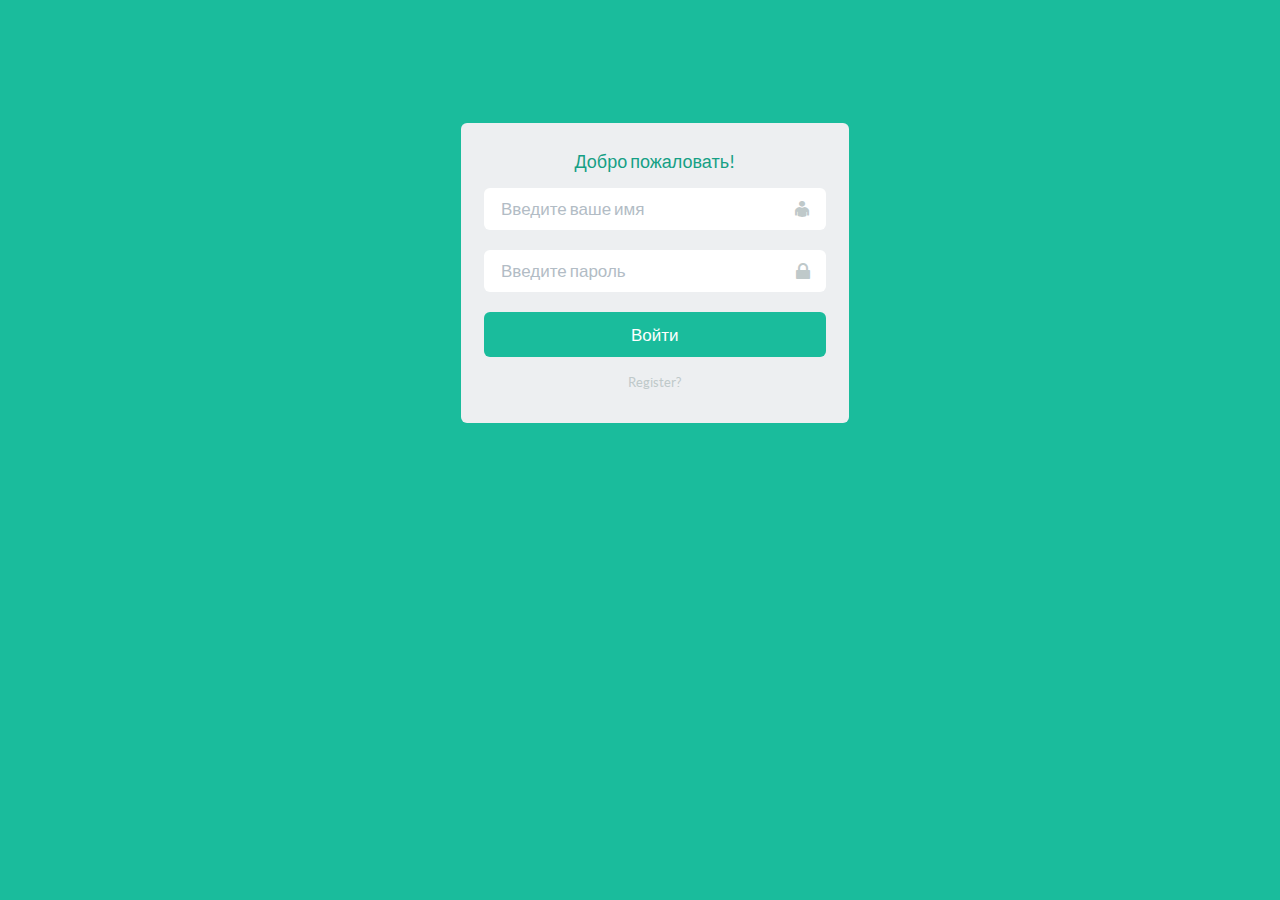
<file: index.html>
<!DOCTYPE html>
<html lang="en">
<head>
    <meta charset="UTF-8">
    <link href="FlatUI/dist/css/vendor/bootstrap/css/bootstrap.min.css" rel="stylesheet">

    <!-- Loading Flat UI -->
    <link href="FlatUI/dist/css/flat-ui.css" rel="stylesheet">
    <link href="FlatUI/docs/assets/css/demo.css" rel="stylesheet">

    <link href="customStyle.css" rel="stylesheet">

    <script src="FlatUI/dist/js/vendor/jquery.min.js"></script>
    <!-- Include all compiled plugins (below), or include individual files as needed -->
    <script src="FlatUI/dist/js/flat-ui.min.js"></script>

    <script src="FlatUI/docs/assets/js/application.js"></script>
    <script type="text/javascript" src="commandForPages.js"></script>
    <title>Title</title>
</head>
<body>

    <div class="login-screen">

        <div class="login-form">

            <a id="text" >Добро пожаловать!</a>

            <div class="form-group" style="margin-top: 10px">
                <input type="text" class="form-control login-field"  value="" placeholder="Введите ваше имя" name='login'
                       id="login-name" />
                <label class="login-field-icon fui-user" for="login-name" id="login-name-label"></label>
            </div>

            <div class="form-group">
                <input type="password" class="form-control login-field" value="" placeholder="Введите пароль"
                       name='password'  id="login-pass"/>
                <label class="login-field-icon fui-lock" for="login-pass" id="login-pass-label"></label>
            </div>

            <div class="form-group" id="repeatPassword" style="display: none">
                <input type="password" class="form-control login-field" value="" placeholder="Подтвердите пароль"
                       name='password_confirm' id="confirm-pass"/>
                <label class="login-field-icon fui-lock" for="login-pass" id="confirm-pass-label"></label>
            </div>

            <span id="errorText" style="color: red;display: none" ></span>

            <input class="btn btn-primary btn-lg btn-block" type='button' name="authorization" id="comeIn" href="#"
                   style="margin-top: 15px" onclick="loginIn()" value="Войти" />
            <input class="btn btn-primary btn-lg btn-block" type='submit' name="registration" id="register" href="#"
                    style="display: none;margin-top: 15px" onclick="registration()" value="Зарегистрироваться" />
            <a class="login-link" href="#" id="labelRegister" onclick="startRegistration()">Register?</a>
           <!-- <a class="login-link" href="#" id="lostPassword">Lost your password?</a> -->
            <a class="login-link" href="#" id="labelComeIn" style="display: none" onclick="finishRegistration()">Come
                In?</a>
        </div>
    </div>


</body>
</html>
</file>
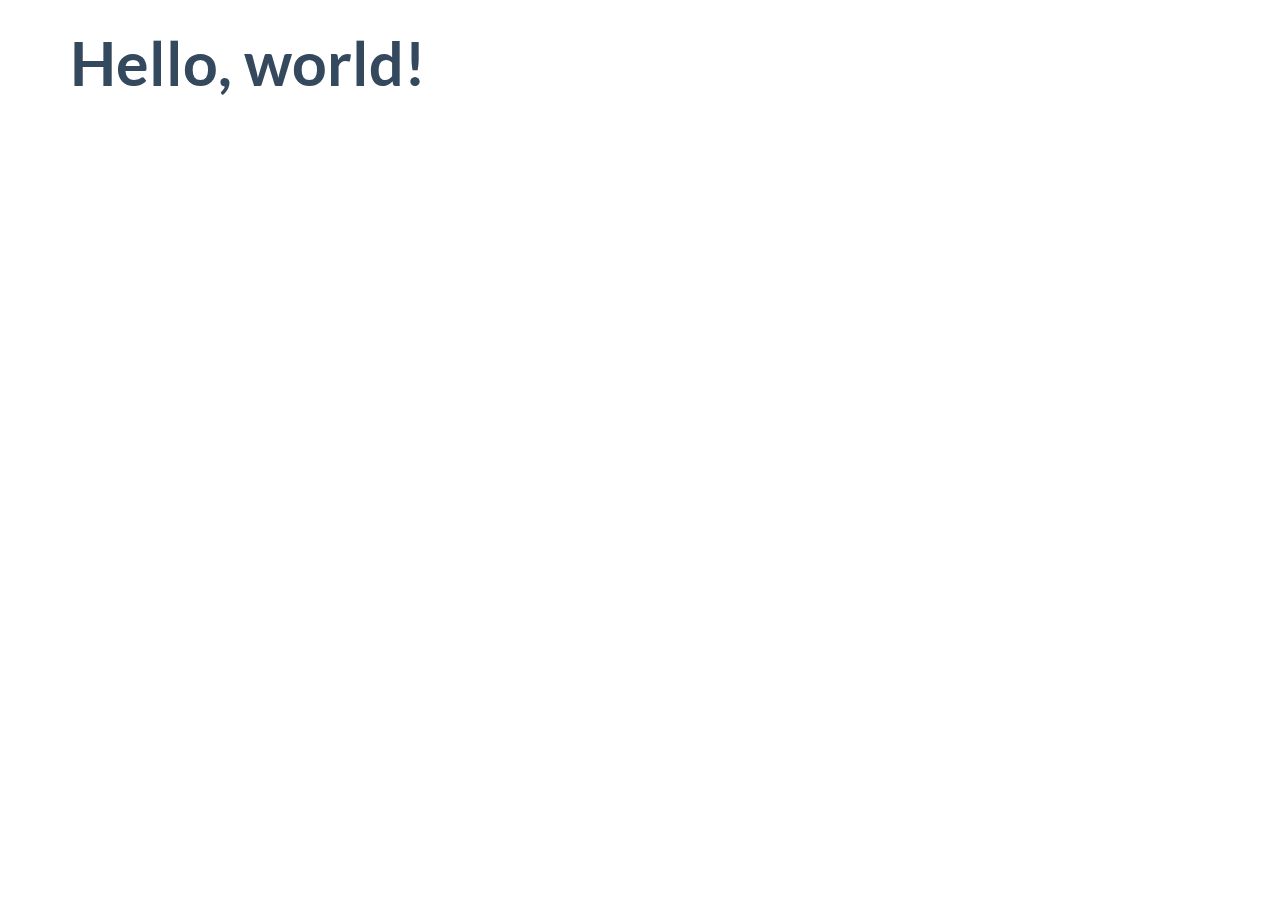
<file: FlatUI/dist/index.html>
<!DOCTYPE html>
<html lang="en">
  <head>
    <meta charset="utf-8">
    <title>Flat UI Free 101 Template</title>
    <meta name="viewport" content="width=device-width, initial-scale=1.0">

    <!-- Loading Bootstrap -->
    <link href="../dist/css/vendor/bootstrap/css/bootstrap.min.css" rel="stylesheet">

    <!-- Loading Flat UI -->
    <link href="../dist/css/flat-ui.min.css" rel="stylesheet">

    <link rel="shortcut icon" href="img/favicon.ico">

    <!-- HTML5 shim, for IE6-8 support of HTML5 elements. All other JS at the end of file. -->
    <!--[if lt IE 9]>
      <script src="js/vendor/html5shiv.js"></script>
      <script src="js/vendor/respond.min.js"></script>
    <![endif]-->
  </head>
  <body>
    <div class="container">
        <h1>Hello, world!</h1>
    </div>
    <!-- /.container -->


    <!-- jQuery (necessary for Flat UI's JavaScript plugins) -->
    <script src="../dist/js/vendor/jquery.min.js"></script>
    <!-- Include all compiled plugins (below), or include individual files as needed -->
    <script src="../dist/js/vendor/video.js"></script>
    <script src="../dist/js/flat-ui.min.js"></script>

  </body>
</html>
</file>
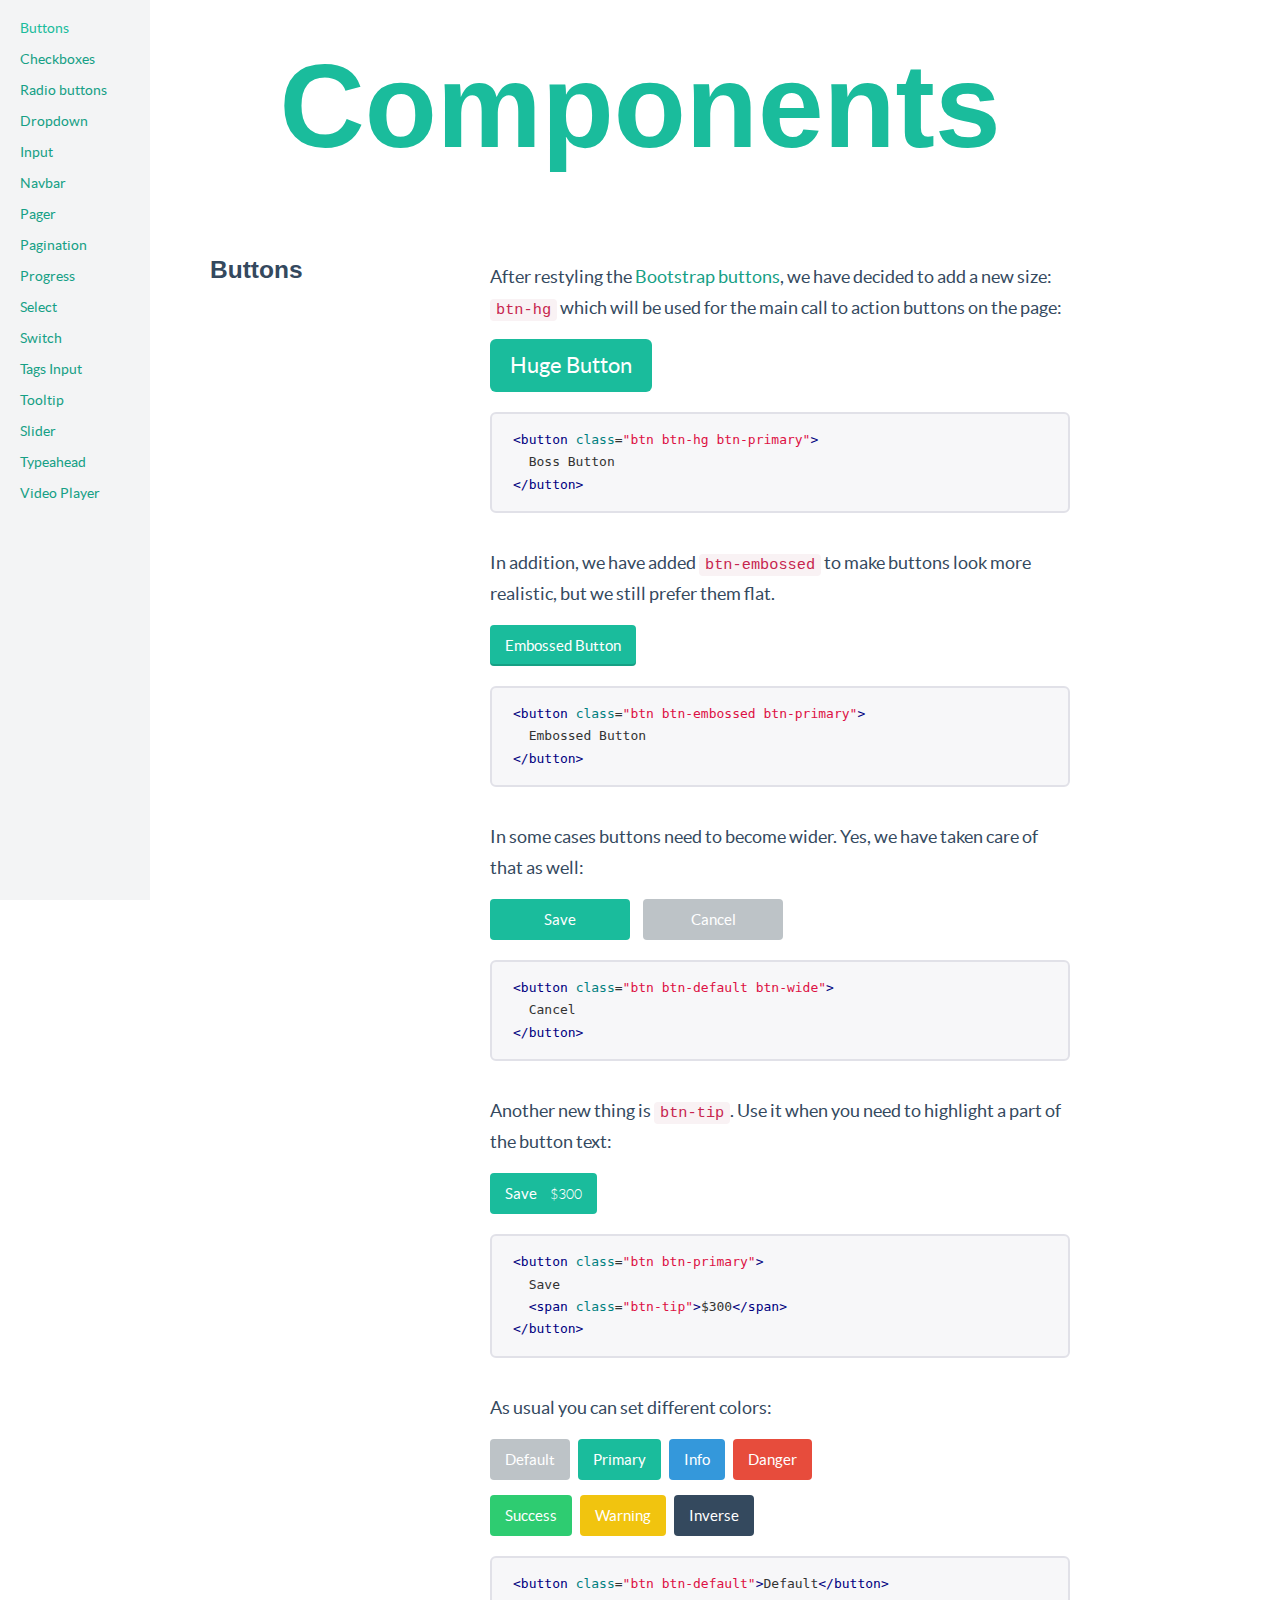
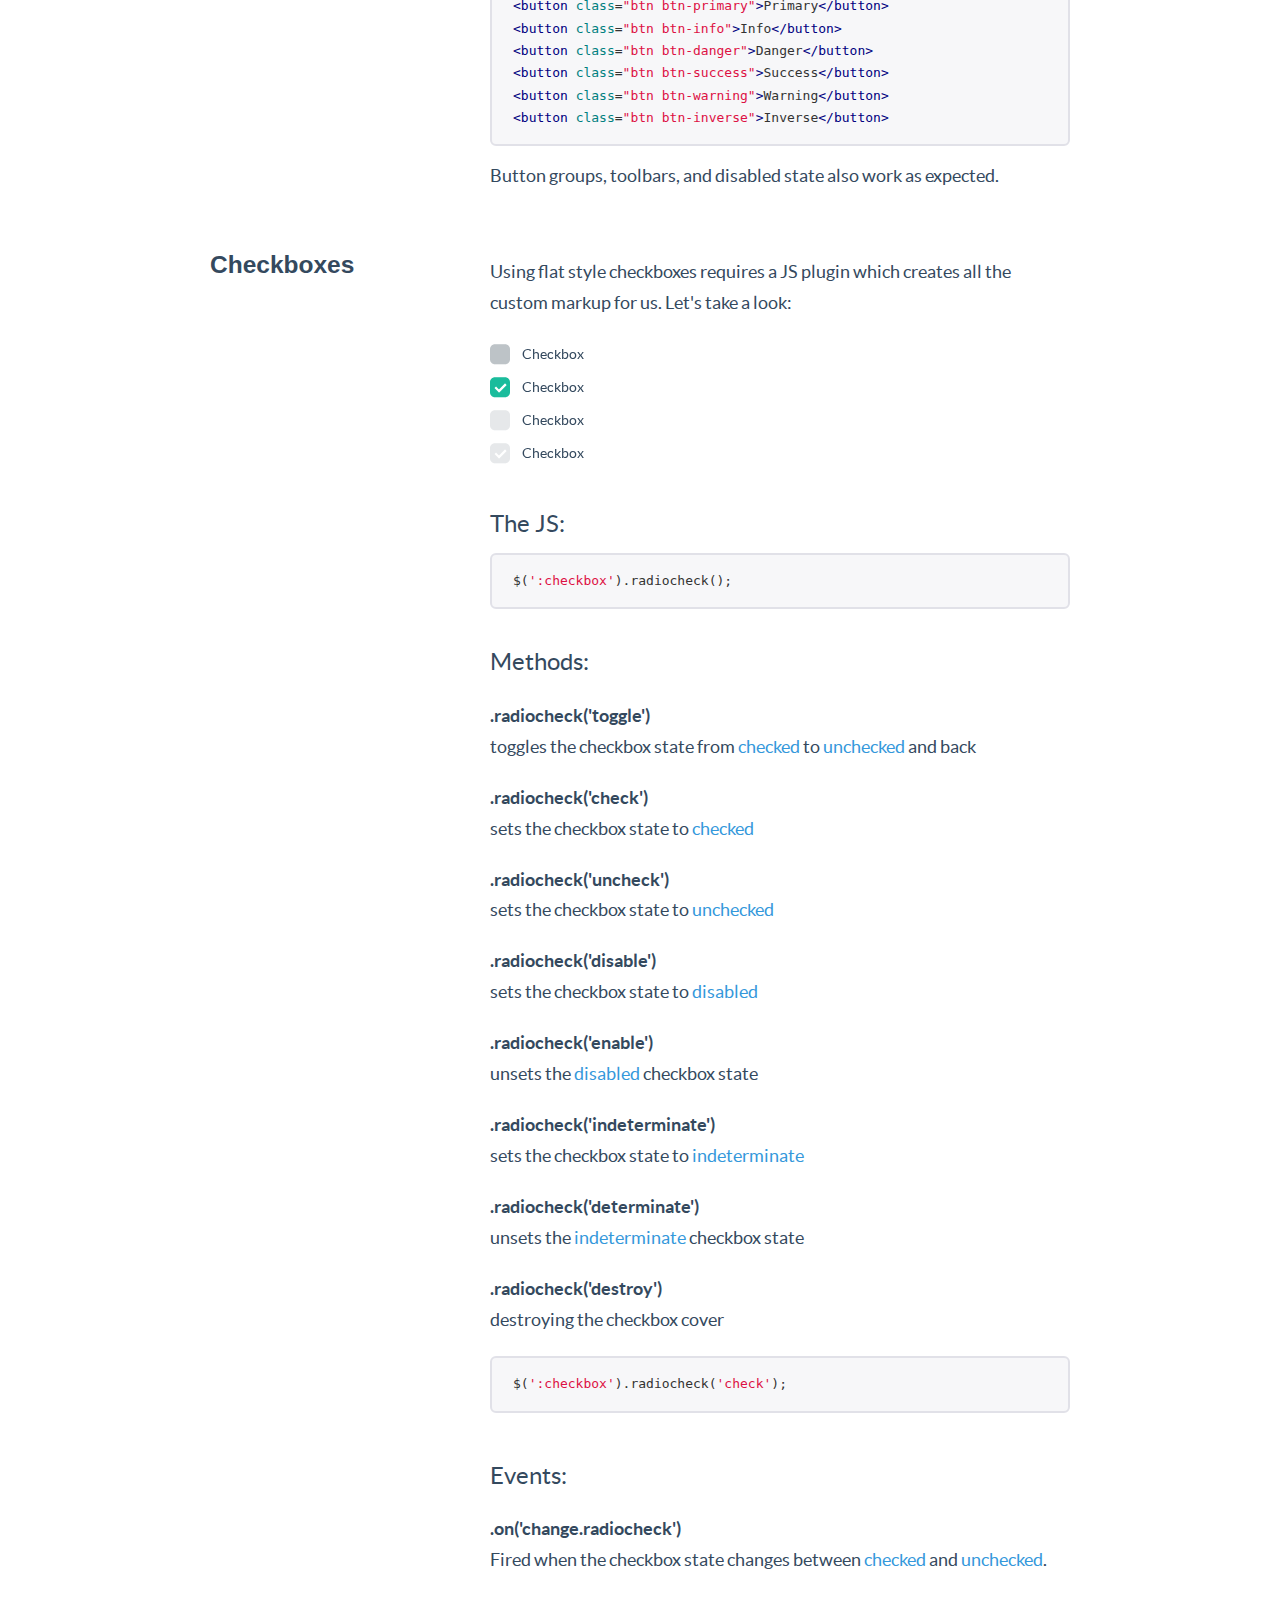
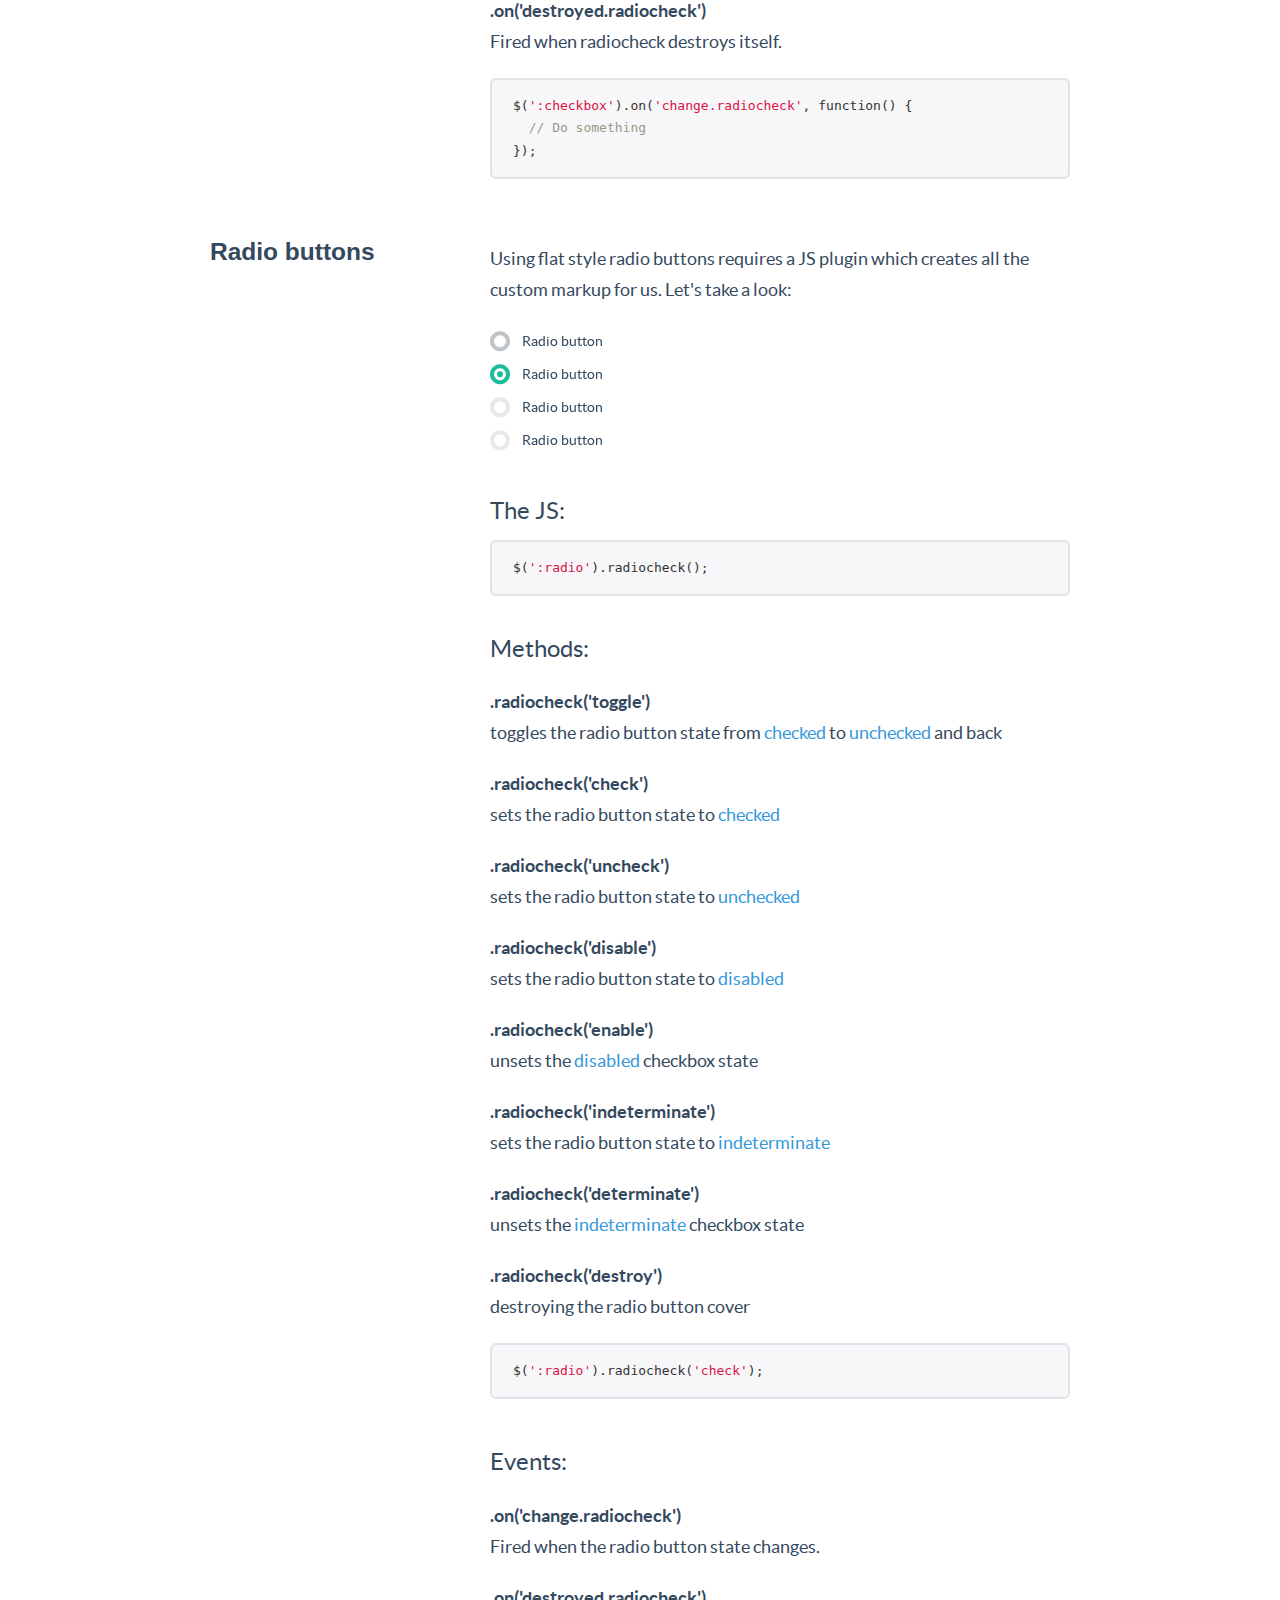
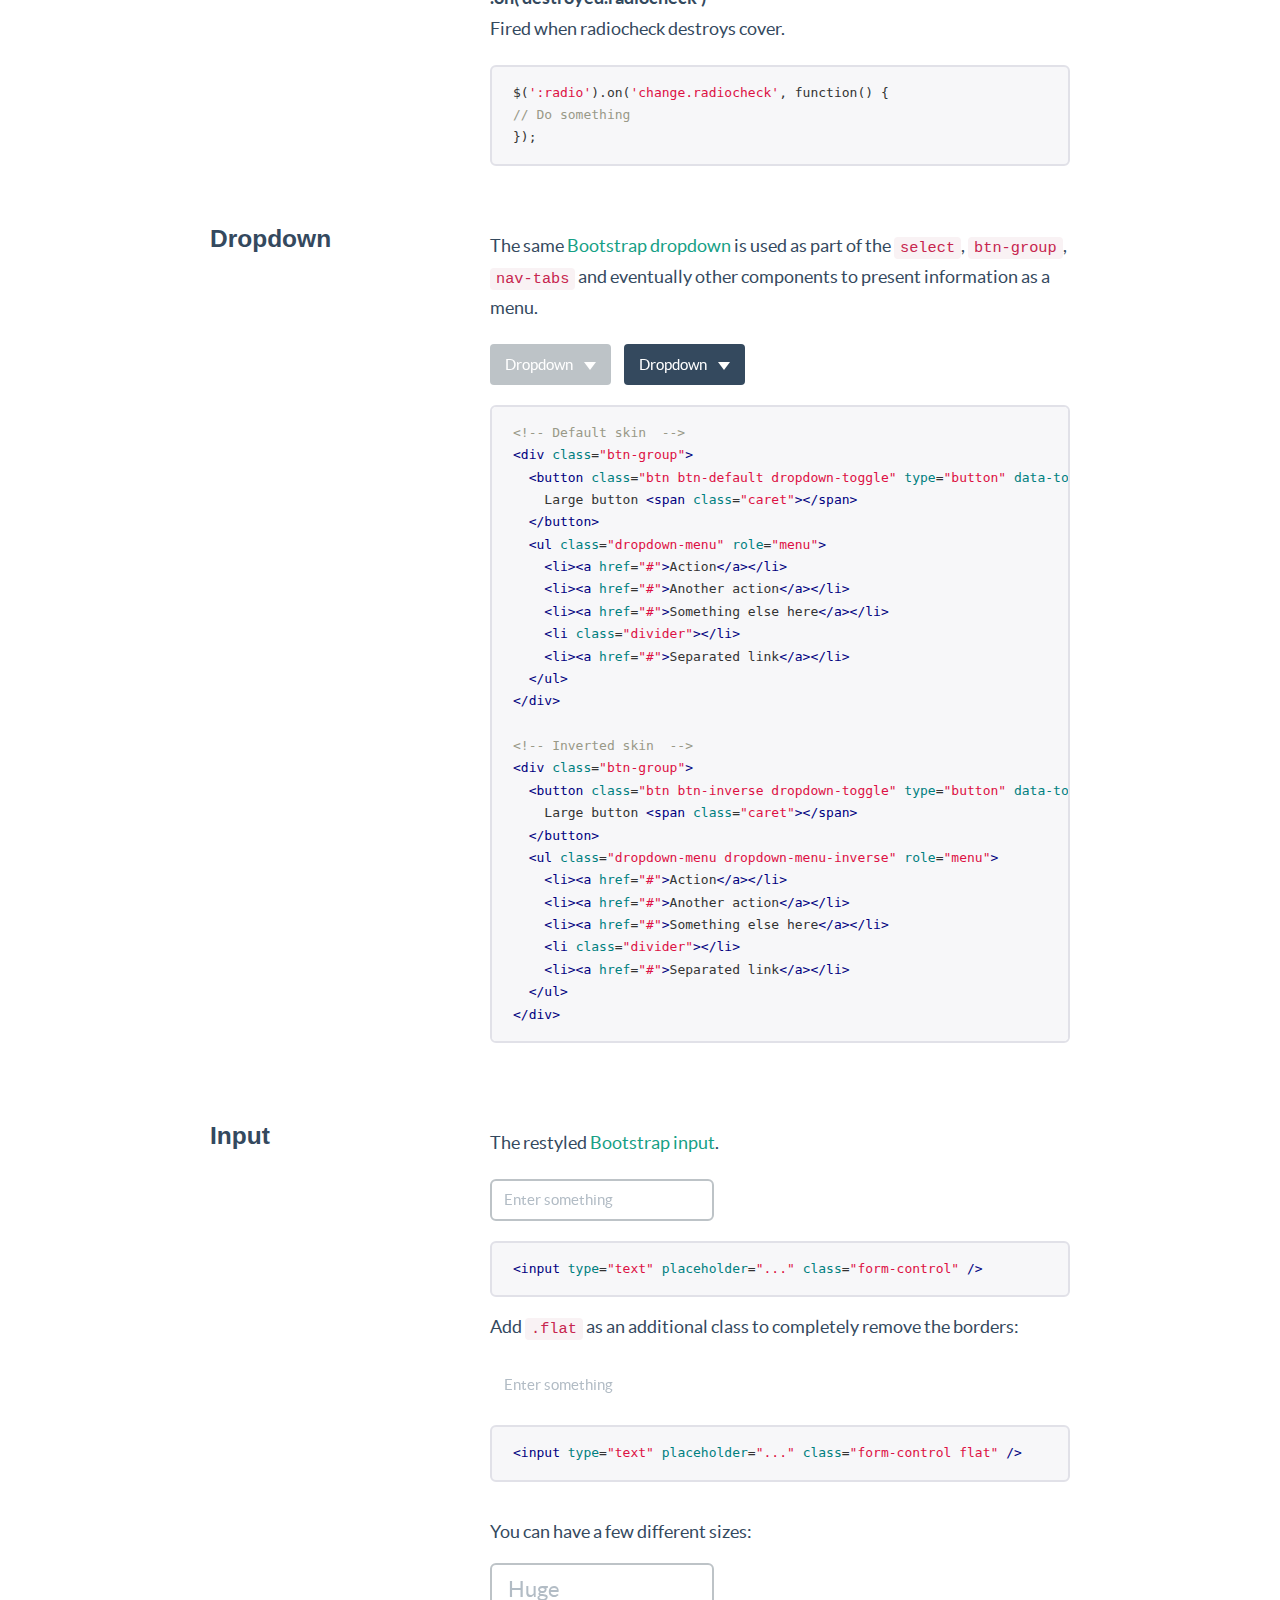
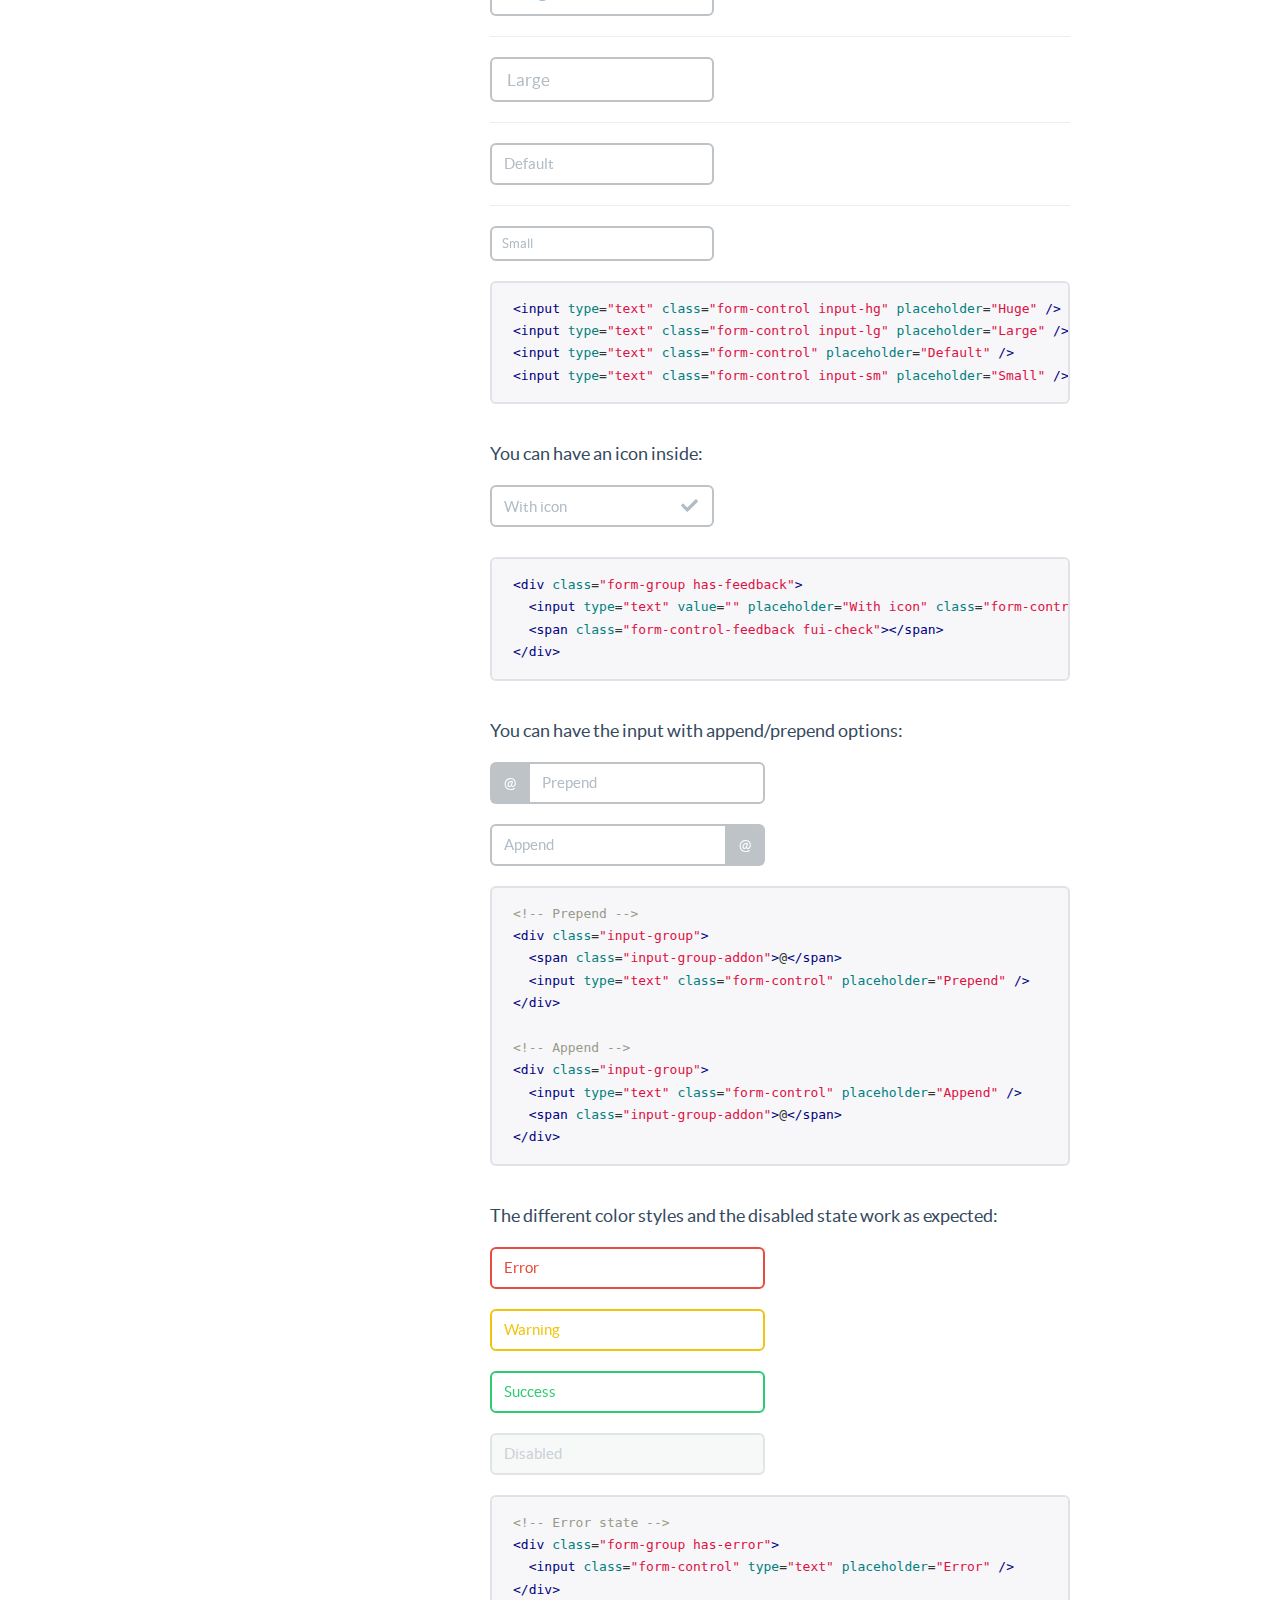
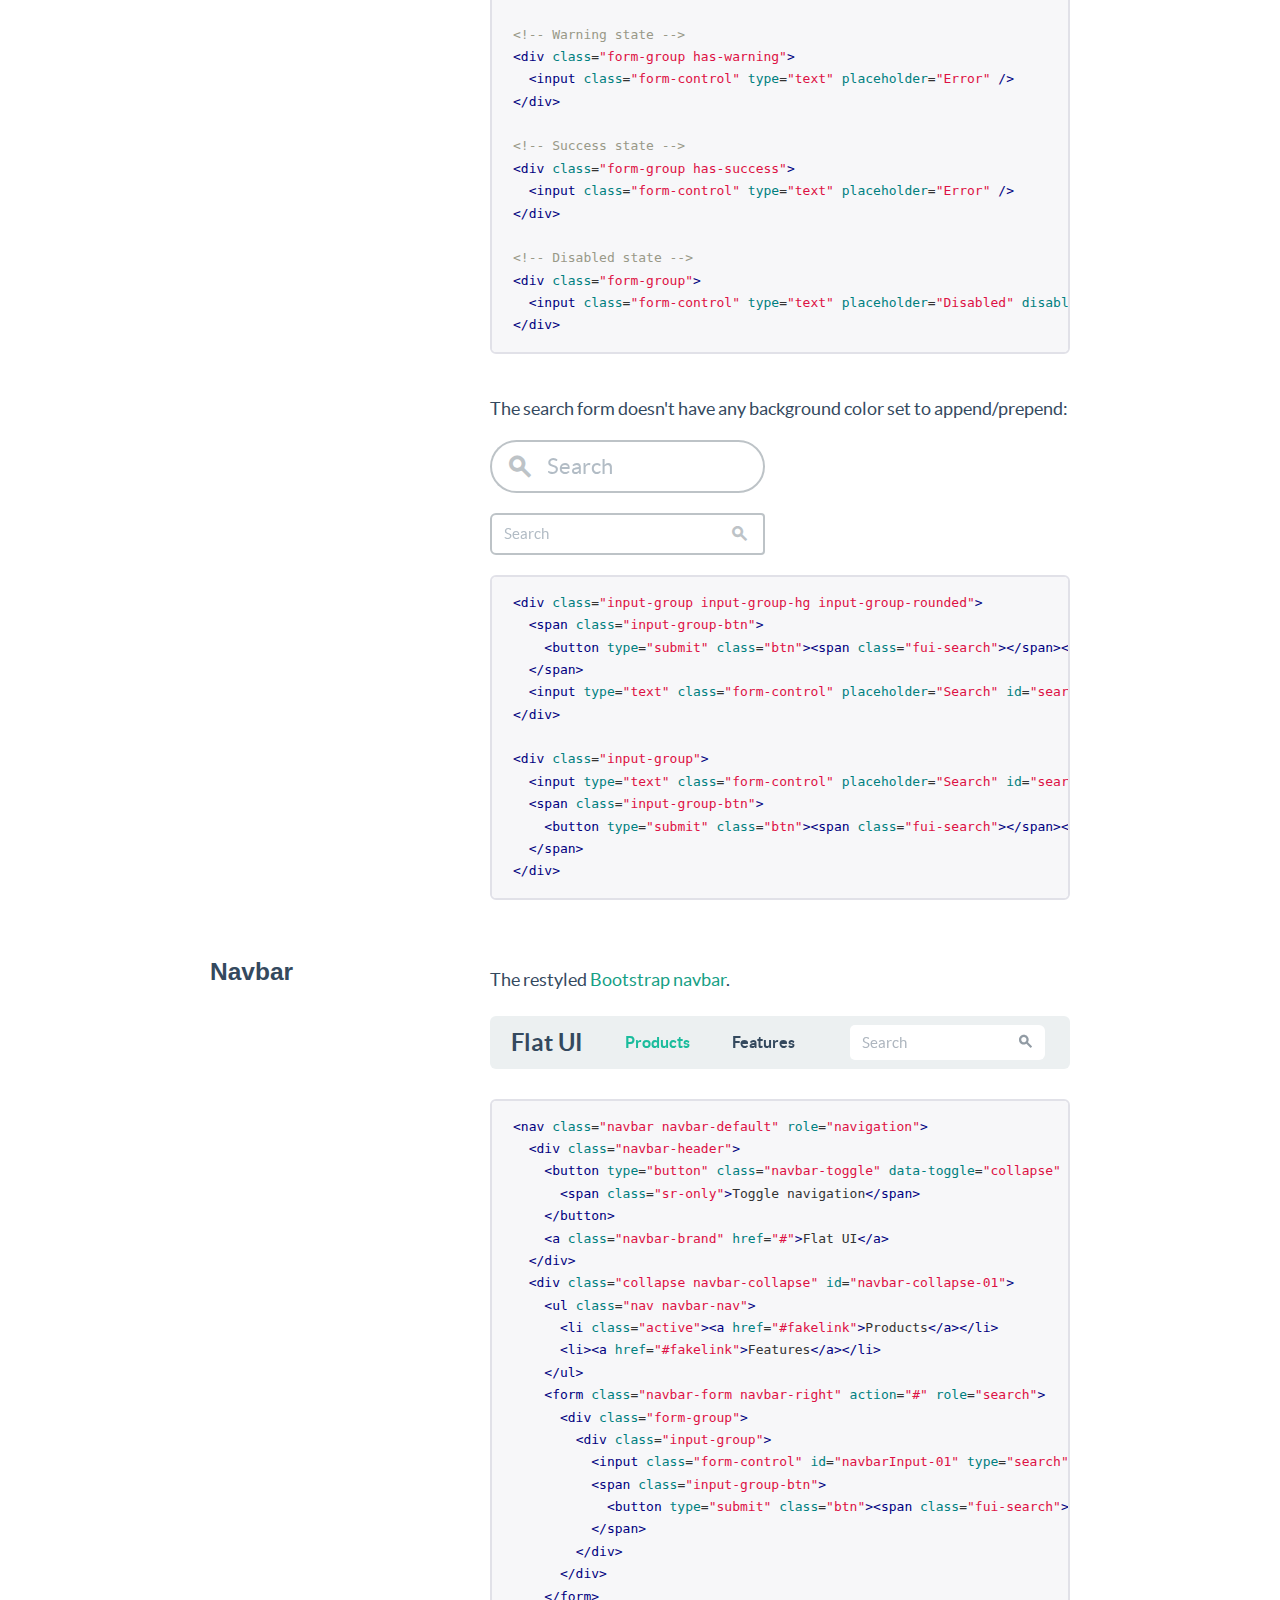
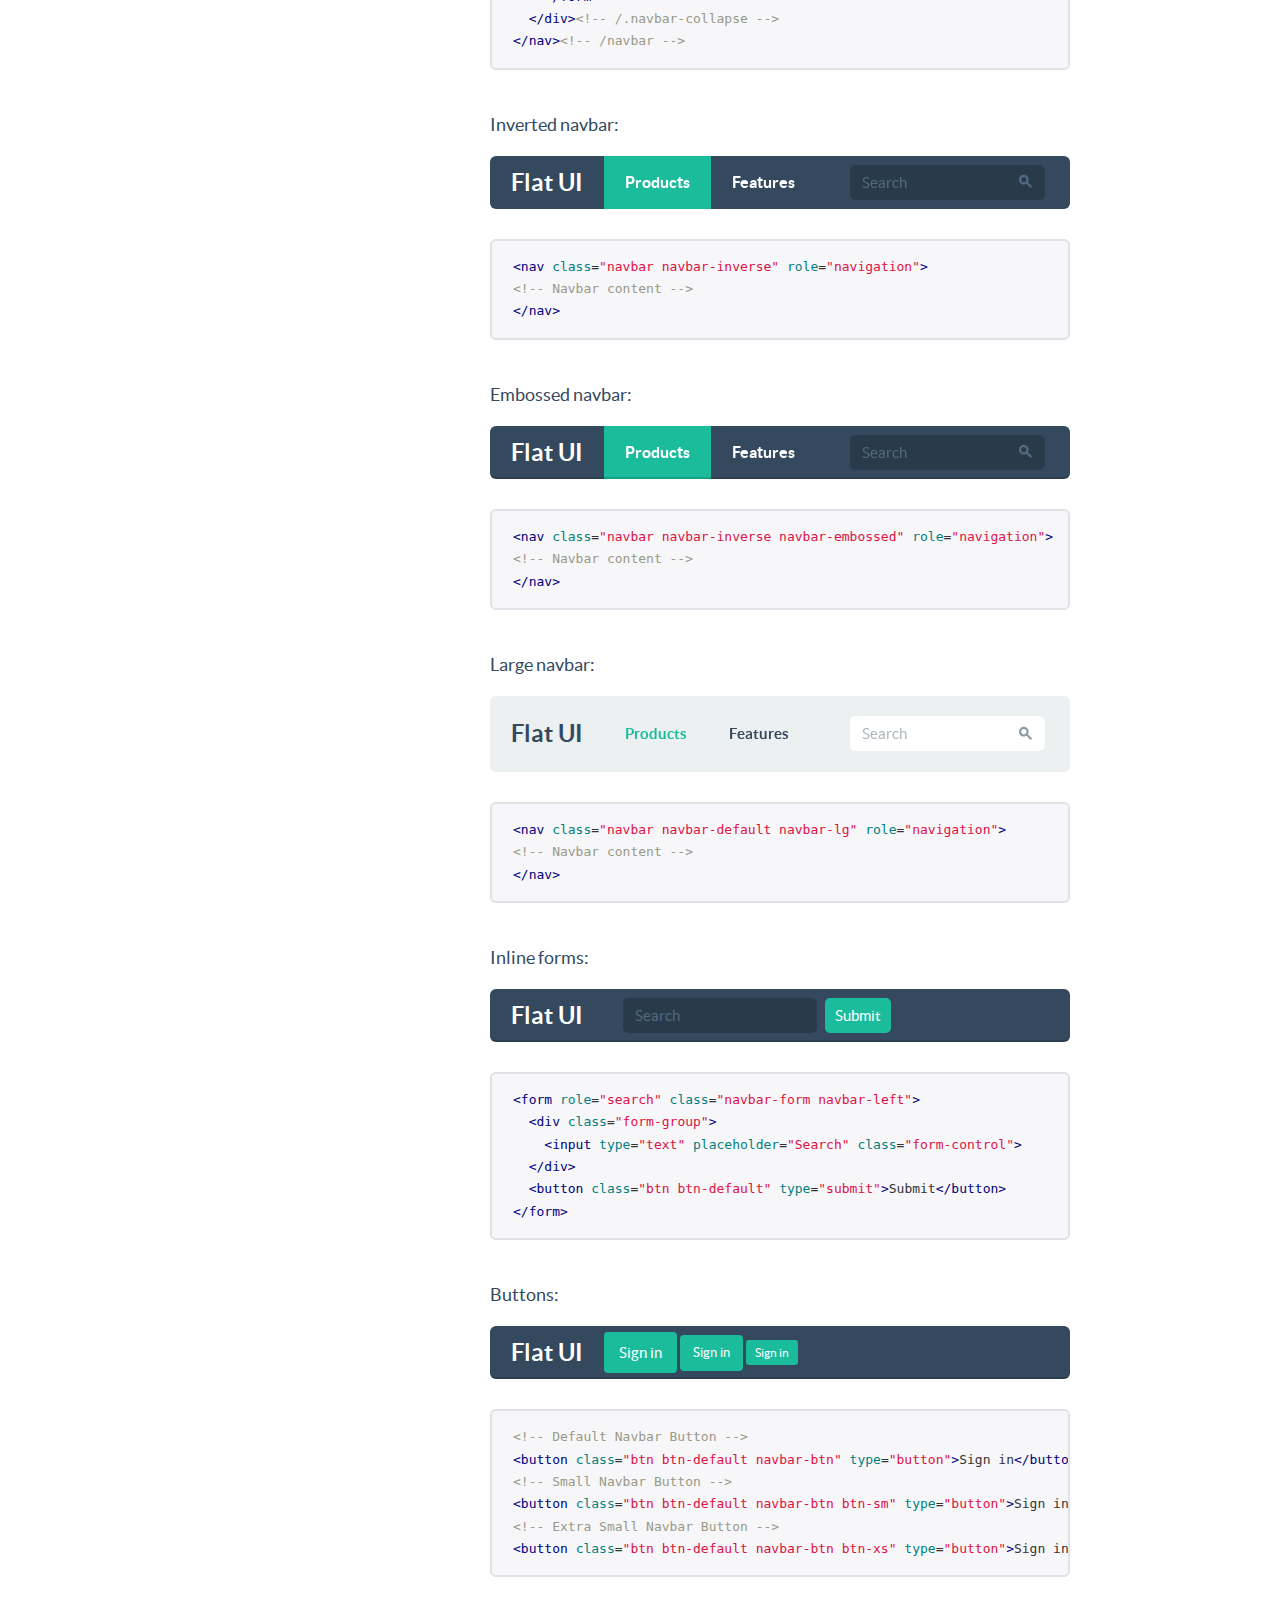
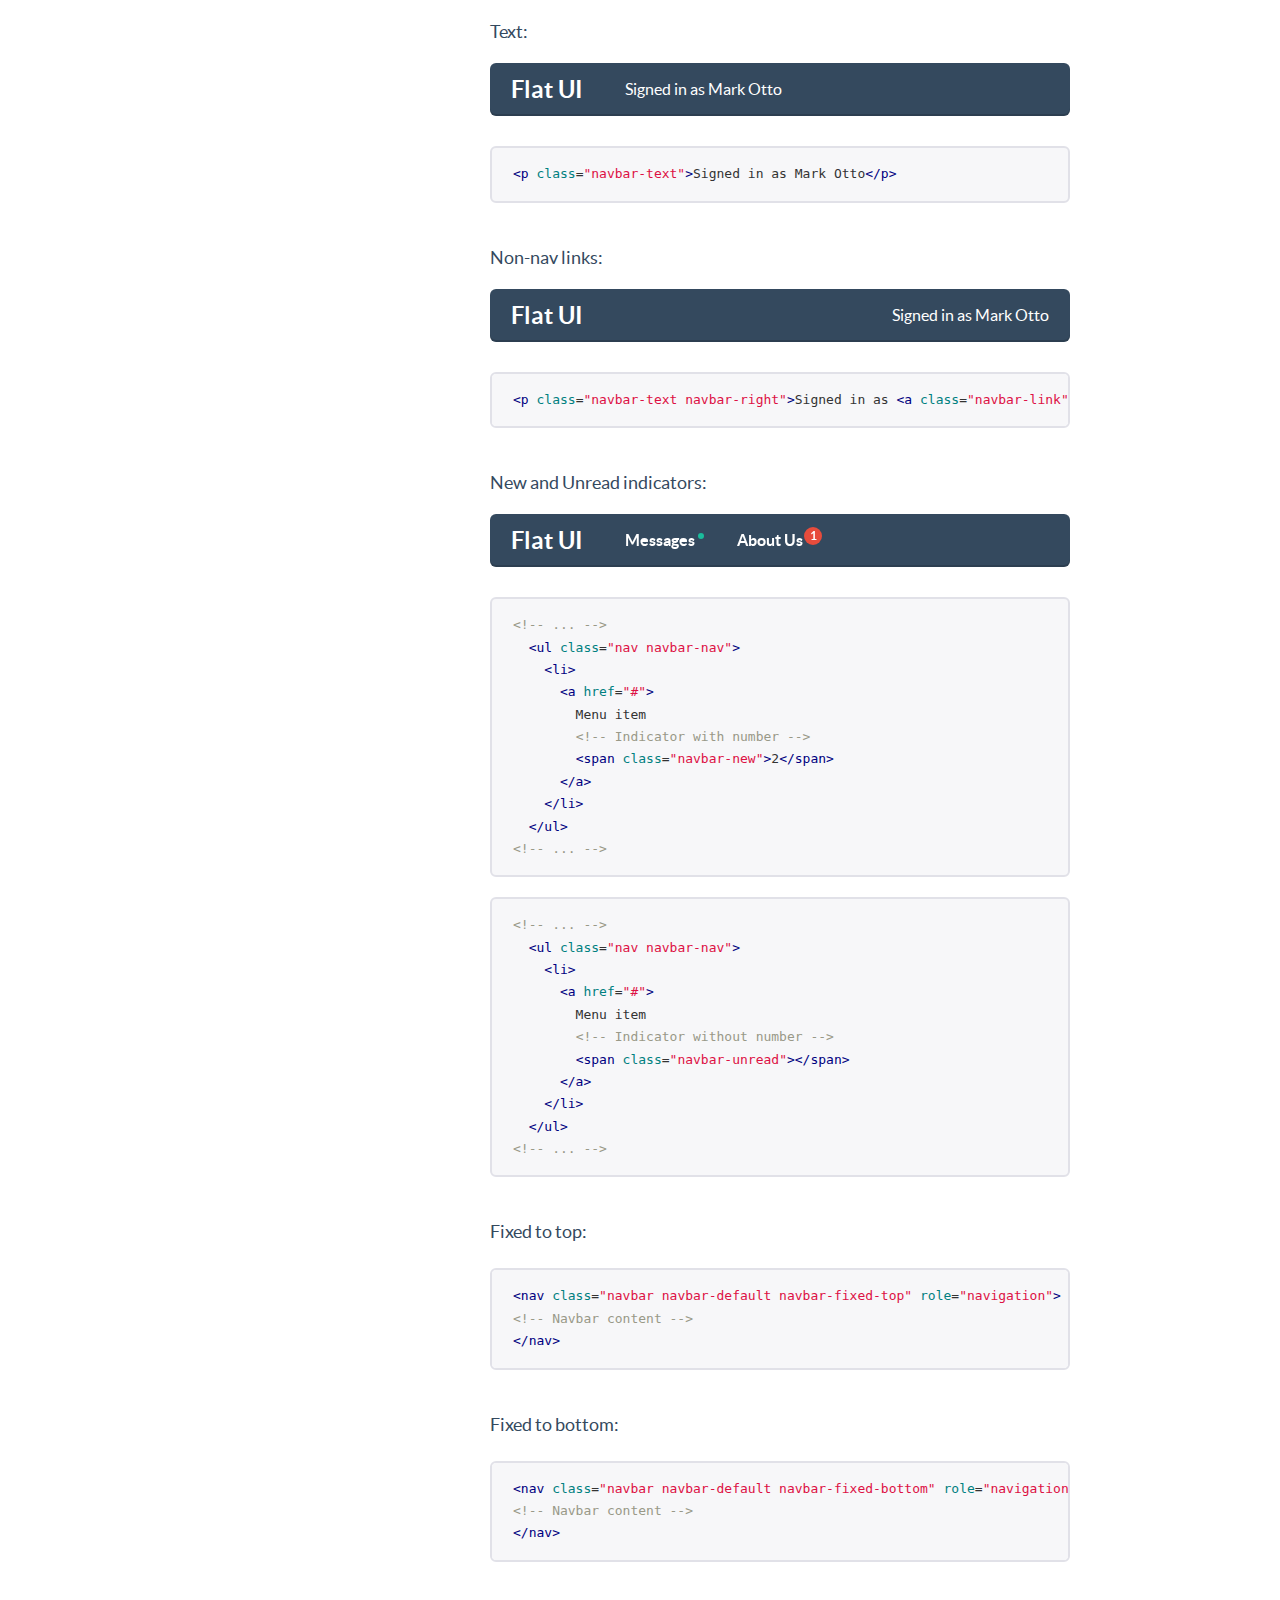
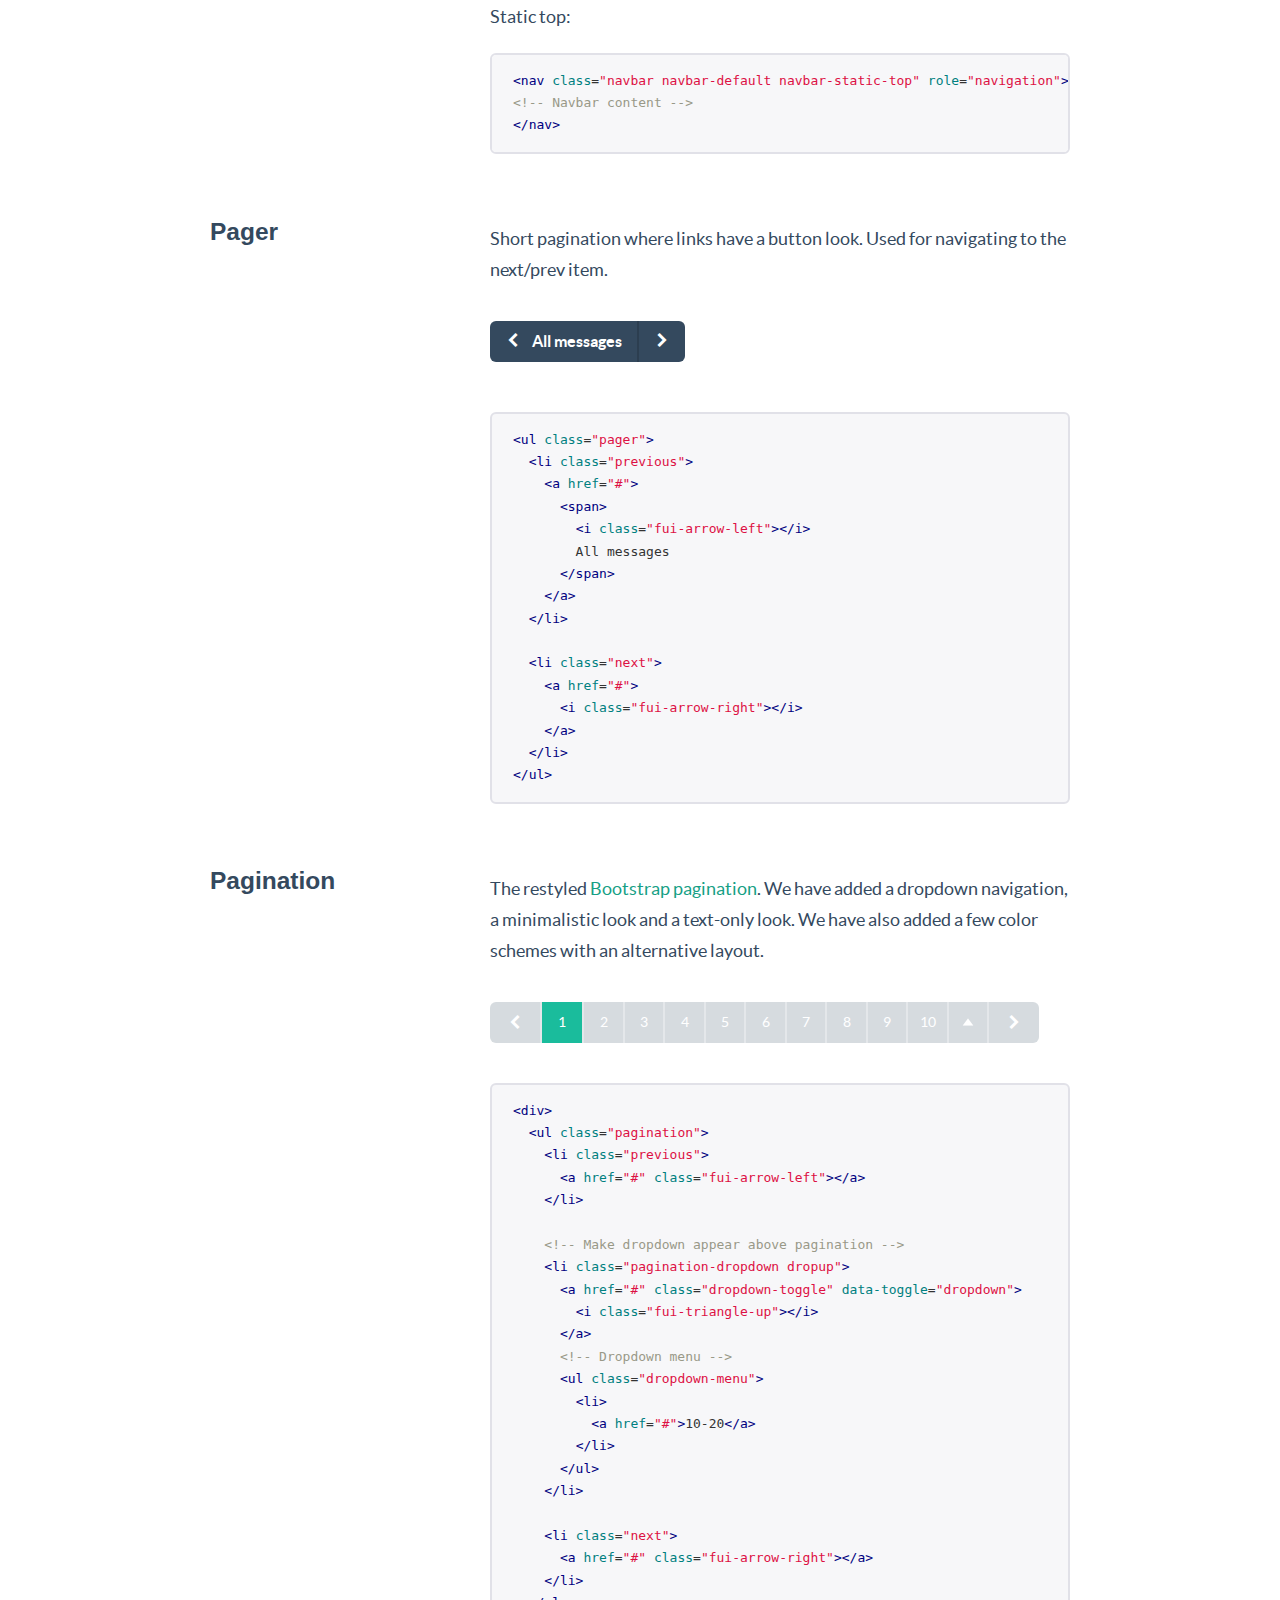
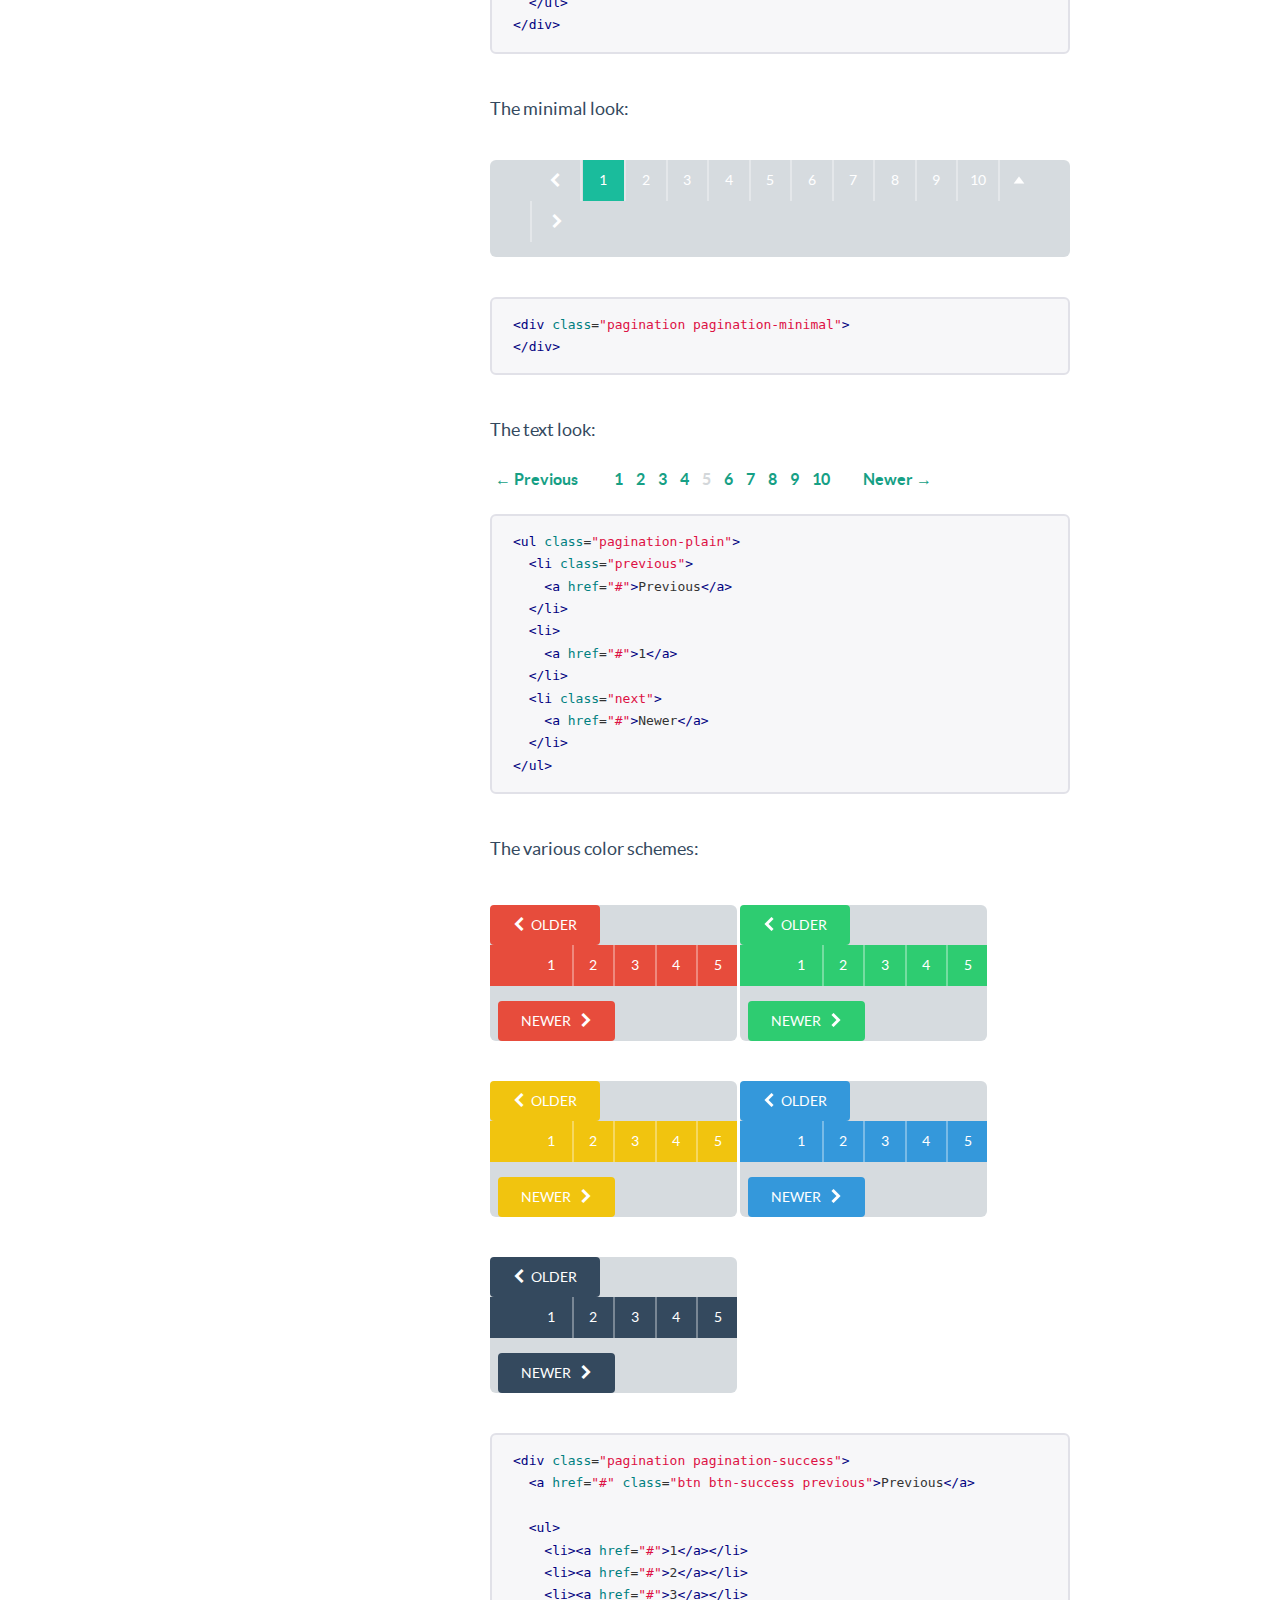
<file: FlatUI/docs/components.html>
<!DOCTYPE html>
<html lang="en">
  <head>
    <meta charset="utf-8">
    <title>Components &middot; Flat UI Free</title>
    <meta name="viewport" content="width=device-width, initial-scale=1.0">

    <!-- Loading Bootstrap -->
    <link href="../dist/css/vendor/bootstrap/css/bootstrap.min.css" rel="stylesheet">

    <!-- Loading Flat UI -->
    <link href="../dist/css/flat-ui.min.css" rel="stylesheet">
    <link href="assets/css/docs.css" rel="stylesheet">

    <link rel="shortcut icon" href="../img/favicon.ico">

    <!-- HTML5 shim, for IE6-8 support of HTML5 elements. All other JS at the end of file. -->
    <!--[if lt IE 9]>
      <script src="../dist/js/vendor/html5shiv.js"></script>
      <script src="../dist/js/vendor/respond.min.js"></script>
    <![endif]-->
  </head>
  <body>
    <ul class="demo-sidebar hide-on-tablets">
      <li><a href="#fui-button">Buttons</a></li>
      <li><a href="#fui-checkbox">Checkboxes</a></li>
      <li><a href="#fui-radio">Radio buttons</a></li>
      <li><a href="#fui-dropdown">Dropdown</a></li>
      <li><a href="#fui-input">Input</a></li>
      <li><a href="#fui-navbar">Navbar</a></li>
      <li><a href="#fui-pager">Pager</a></li>
      <li><a href="#fui-pagination">Pagination</a></li>
      <li><a href="#fui-progress">Progress</a></li>
      <li><a href="#fui-select">Select</a></li>
      <li><a href="#fui-switch">Switch</a></li>
      <li><a href="#fui-tagsinput">Tags Input</a></li>
      <li><a href="#fui-tooltip">Tooltip</a></li>
      <li><a href="#fui-slider">Slider</a></li>
      <li><a href="#fui-typeahead">Typeahead</a></li>
      <li><a href="#fui-videoplayer">Video Player</a></li>
    </ul> <!-- /nav -->

		<h1 class="demo-headline">Components</h1>
    <div class="container">
    	<div id="fui-button"></div>

      <div class="demo-row">
        <div class="demo-title">
          <h3>Buttons</h3>
        </div>

        <div class="demo-content">
          <p>
            After restyling the <a href="http://getbootstrap.com/css/#buttons">Bootstrap buttons</a>, we have decided to add a new size: <code>btn-hg</code> which will be used for the main call to action buttons on the page:
          </p>
          <p class="mbl">
            <button class="btn btn-hg btn-primary">Huge Button</button>
          </p>
<pre class="prettyprint">
&lt;button class="btn btn-hg btn-primary"&gt;
  Boss Button
&lt;/button&gt;
</pre>

          <p class="ptl">
            In addition, we have added <code>btn-embossed</code> to make buttons look more realistic, but we still prefer them flat.
          </p>
          <p class="mbl">
            <button class="btn btn-embossed btn-primary">Embossed Button</button>
          </p>
<pre class="prettyprint">
&lt;button class="btn btn-embossed btn-primary"&gt;
  Embossed Button
&lt;/button&gt;
</pre>

          <p class="ptl">
            In some cases buttons need to become wider. Yes, we have taken care of that as well:
          </p>
          <p class="mbl">
            <button class="btn btn-wide btn-primary mrm">Save</button>
            <button class="btn btn-wide btn-default">Cancel</button>
          </p>
<pre class="prettyprint">
&lt;button class="btn btn-default btn-wide"&gt;
  Cancel
&lt;/button&gt;
</pre>

          <p class="ptl">
            Another new thing is <code>btn-tip</code>. Use it when you need to highlight a part of the button text:
          </p>
          <p class="mbl">
            <button class="btn btn-primary">
              Save
              <span class="btn-tip">$300</span>
            </button>
          </p>
<pre class="prettyprint">
&lt;button class="btn btn-primary"&gt;
  Save
  &lt;span class="btn-tip"&gt;$300&lt;/span&gt;
&lt;/button&gt;
</pre>

          <p class="ptl">
            As usual you can set different colors:
          </p>
          <p>
	          <button class="btn btn-default mrs">Default</button>
            <button class="btn btn-primary mrs">Primary</button>
            <button class="btn btn-info mrs">Info</button>
            <button class="btn btn-danger mrs">Danger</button>
          </p>
          <p class="mbl">
            <button class="btn btn-success mrs">Success</button>
            <button class="btn btn-warning mrs">Warning</button>
            <button class="btn btn-inverse mrs">Inverse</button>
          </p>
<pre class="prettyprint">
&lt;button class="btn btn-default"&gt;Default&lt;/button&gt;
&lt;button class="btn btn-primary"&gt;Primary&lt;/button&gt;
&lt;button class="btn btn-info"&gt;Info&lt;/button&gt;
&lt;button class="btn btn-danger"&gt;Danger&lt;/button&gt;
&lt;button class="btn btn-success"&gt;Success&lt;/button&gt;
&lt;button class="btn btn-warning"&gt;Warning&lt;/button&gt;
&lt;button class="btn btn-inverse"&gt;Inverse&lt;/button&gt;
</pre>

          <p>
            Button groups, toolbars, and disabled state also work as expected.
          </p>

          <div id="fui-checkbox"></div>
        </div>
      </div><!-- /.demo-row -->


      <div class="demo-row">
        <div class="demo-title">
          <h3>Checkboxes</h3>
        </div>

        <div class="demo-content">
          <p>
            Using flat style checkboxes requires a JS plugin which creates all the custom markup for us. Let's take a look:
          </p>
          <form action="#">
            <div class="row">
              <div class="col-md-6">
                <label class="checkbox" for="checkbox1">
                  <input type="checkbox" value="" id="checkbox1" data-toggle="checkbox">
                  Checkbox
                </label>
                <label class="checkbox" for="checkbox2">
                  <input type="checkbox" value="" id="checkbox2" checked="checked" data-toggle="checkbox">
                  Checkbox
                </label>
                <label class="checkbox" for="checkbox3">
                  <input type="checkbox" value="" id="checkbox3" data-toggle="checkbox" disabled="">
                  Checkbox
                </label>
                <label class="checkbox" for="checkbox4">
                  <input type="checkbox" value="" id="checkbox4" checked="checked" data-toggle="checkbox" disabled="">
                  Checkbox
                </label>
              </div>
            </div>
          </form>

          <h6 class="ptl">The JS:</h6>
<pre class="prettyprint">
$(':checkbox').radiocheck();
</pre>

          <div class="pvm">
            <h6>Methods:</h6>
          </div>
          <p class="mbl">
            <strong>.radiocheck('toggle')</strong>
            <br/>
            toggles the checkbox state from <span class="text-info">checked</span>
            to <span class="text-info">unchecked</span> and back
          </p>
          <p class="mbl">
            <strong>.radiocheck('check')</strong>
            <br/>
            sets the checkbox state to <span class="text-info">checked</span>
          </p>
          <p class="mbl">
            <strong>.radiocheck('uncheck')</strong>
            <br/>
            sets the checkbox state to <span class="text-info">unchecked</span>
          </p>
          <p class="mbl">
            <strong>.radiocheck('disable')</strong>
            <br/>
            sets the checkbox state to <span class="text-info">disabled</span>
          </p>
          <p class="mbl">
            <strong>.radiocheck('enable')</strong>
            <br/>
            unsets the <span class="text-info">disabled</span> checkbox state
          </p>
          <p class="mbl">
            <strong>.radiocheck('indeterminate')</strong>
            <br/>
            sets the checkbox state to <span class="text-info">indeterminate</span>
          </p>
          <p class="mbl">
            <strong>.radiocheck('determinate')</strong>
            <br/>
            unsets the <span class="text-info">indeterminate</span> checkbox state
          </p>
          <p class="mbl">
            <strong>.radiocheck('destroy')</strong>
            <br/>
            destroying the checkbox cover
          </p>
<pre class="prettyprint">
$(':checkbox').radiocheck('check');
</pre>

          <div class="pbm ptl">
            <h6>Events:</h6>
          </div>
          <p class="mbl">
            <strong>.on('change.radiocheck')</strong>
            <br/>
            Fired when the checkbox state changes between
            <span class="text-info">checked</span> and
            <span class="text-info">unchecked</span>.
          </p>
          <p class="mbl">
            <strong>.on('destroyed.radiocheck')</strong>
            <br/>
            Fired when radiocheck destroys itself.
          </p>
<pre class="prettyprint">
$(':checkbox').on('change.radiocheck', function() {
  // Do something
});
</pre>
          <div id="fui-radio"></div>
        </div> <!-- /.demo-content -->
      </div> <!-- /.demo-row -->


      <div class="demo-row">
        <div class="demo-title">
          <h3>Radio buttons</h3>
        </div>

        <div class="demo-content">
          <p>
            Using flat style radio buttons requires a JS plugin which creates all the custom markup for us. Let's take a look:
          </p>
          <form action="#">
            <div class="row">
              <div class="col-md-6">
                <label class="radio" for="radio1">
                  <input type="radio" name="optionsRadios1" value="" id="radio1" data-toggle="radio">
                  Radio button
                </label>
                <label class="radio" for="radio2">
                  <input type="radio" name="optionsRadios1" value="" id="radio2" data-toggle="radio" checked="checked" >
                  Radio button
                </label>
                <label class="radio" for="radio3">
                  <input type="radio" name="optionsRadios1" value="" id="radio3" data-toggle="radio" disabled="">
                  Radio button
                </label>
                <label class="radio" for="radio4">
                  <input type="radio" name="optionsRadios1" value="" id="radio4" data-toggle="radio" disabled="">
                  Radio button
                </label>
              </div>
            </div>
          </form>

          <h6 class="ptl">The JS:</h6>
<pre class="prettyprint">
$(':radio').radiocheck();
</pre>

          <div class="pvm">
            <h6>Methods:</h6>
          </div>
          <p class="mbl">
            <strong>.radiocheck('toggle')</strong>
            <br/>
            toggles the radio button state from <span class="text-info">checked</span>
            to <span class="text-info">unchecked</span> and back
          </p>
          <p class="mbl">
            <strong>.radiocheck('check')</strong>
            <br/>
            sets the radio button state to <span class="text-info">checked</span>
          </p>
          <p class="mbl">
            <strong>.radiocheck('uncheck')</strong>
            <br/>
            sets the radio button state to <span class="text-info">unchecked</span>
          </p>
          <p class="mbl">
            <strong>.radiocheck('disable')</strong>
            <br/>
            sets the radio button state to <span class="text-info">disabled</span>
          </p>
          <p class="mbl">
            <strong>.radiocheck('enable')</strong>
            <br/>
            unsets the <span class="text-info">disabled</span> checkbox state
          </p>
          <p class="mbl">
            <strong>.radiocheck('indeterminate')</strong>
            <br/>
            sets the radio button state to <span class="text-info">indeterminate</span>
          </p>
          <p class="mbl">
            <strong>.radiocheck('determinate')</strong>
            <br/>
            unsets the <span class="text-info">indeterminate</span> checkbox state
          </p>
          <p class="mbl">
            <strong>.radiocheck('destroy')</strong>
            <br/>
            destroying the radio button cover
          </p>
<pre class="prettyprint">
$(':radio').radiocheck('check');
</pre>

          <div class="pbm ptl">
            <h6>Events:</h6>
          </div>
          <p class="mbl">
            <strong>.on('change.radiocheck')</strong>
            <br/>
            Fired when the radio button state changes.
          </p>
          <p class="mbl">
            <strong>.on('destroyed.radiocheck')</strong>
            <br/>
            Fired when radiocheck destroys cover.
          </p>
<pre class="prettyprint">
$(':radio').on('change.radiocheck', function() {
// Do something
});
</pre>

          <div id="fui-dropdown"></div>
        </div> <!-- /.demo-content -->
      </div> <!-- /.demo-row -->
    </div><!-- /.container -->



    <div class="container">
      <div class="demo-row">
        <div class="demo-title">
          <h3>Dropdown</h3>
        </div>

        <div class="demo-content">
          <p class="mbl">
            The same <a href="http://getbootstrap.com/components/#dropdowns">Bootstrap dropdown</a> is used as part of the <code>select</code>, <code>btn-group</code>, <code>nav-tabs</code> and eventually other components to present information as a menu.
          </p>

          <div class="btn-group mrm">
            <button class="btn btn-default dropdown-toggle" type="button" data-toggle="dropdown">
              Dropdown <span class="caret"></span>
            </button>
            <ul class="dropdown-menu" role="menu">
              <li><a href="#">Action</a></li>
              <li><a href="#">Another action</a></li>
              <li><a href="#">Something else here</a></li>
              <li class="divider"></li>
              <li><a href="#">Separated link</a></li>
            </ul>
          </div>

          <div class="btn-group">
            <button class="btn btn-inverse dropdown-toggle" type="button" data-toggle="dropdown">
              Dropdown <span class="caret"></span>
            </button>
            <ul class="dropdown-menu dropdown-menu-inverse" role="menu">
              <li><a href="#">Action</a></li>
              <li><a href="#">Another action</a></li>
              <li><a href="#">Something else here</a></li>
              <li class="divider"></li>
              <li><a href="#">Separated link</a></li>
            </ul>
          </div>

          <div class="pvl">
<pre class="prettyprint">
&lt;!-- Default skin  --&gt;
&lt;div class="btn-group"&gt;
  &lt;button class="btn btn-default dropdown-toggle" type="button" data-toggle="dropdown"&gt;
    Large button &lt;span class="caret"&gt;&lt;/span&gt;
  &lt;/button&gt;
  &lt;ul class="dropdown-menu" role="menu"&gt;
    &lt;li&gt;&lt;a href="#"&gt;Action&lt;/a&gt;&lt;/li&gt;
    &lt;li&gt;&lt;a href="#"&gt;Another action&lt;/a&gt;&lt;/li&gt;
    &lt;li&gt;&lt;a href="#"&gt;Something else here&lt;/a&gt;&lt;/li&gt;
    &lt;li class="divider"&gt;&lt;/li&gt;
    &lt;li&gt;&lt;a href="#"&gt;Separated link&lt;/a&gt;&lt;/li&gt;
  &lt;/ul&gt;
&lt;/div&gt;

&lt;!-- Inverted skin  --&gt;
&lt;div class="btn-group"&gt;
  &lt;button class="btn btn-inverse dropdown-toggle" type="button" data-toggle="dropdown"&gt;
    Large button &lt;span class="caret"&gt;&lt;/span&gt;
  &lt;/button&gt;
  &lt;ul class="dropdown-menu dropdown-menu-inverse" role="menu"&gt;
    &lt;li&gt;&lt;a href="#"&gt;Action&lt;/a&gt;&lt;/li&gt;
    &lt;li&gt;&lt;a href="#"&gt;Another action&lt;/a&gt;&lt;/li&gt;
    &lt;li&gt;&lt;a href="#"&gt;Something else here&lt;/a&gt;&lt;/li&gt;
    &lt;li class="divider"&gt;&lt;/li&gt;
    &lt;li&gt;&lt;a href="#"&gt;Separated link&lt;/a&gt;&lt;/li&gt;
  &lt;/ul&gt;
&lt;/div&gt;
</pre>
          </div>

          <div id="fui-input"></div>
        </div> <!-- /.demo-content -->
      </div> <!-- /.demo-row -->

      <div class="demo-row">
        <div class="demo-title">
          <h3>Input</h3>
        </div>

        <div class="demo-content">
          <p class="mbl">
            The restyled <a href="http://getbootstrap.com/css/#forms">Bootstrap input</a>.
          </p>

          <div class="row">
            <div class="col-lg-5">
              <input type="text" value="" placeholder="Enter something" class="form-control" />
            </div>
          </div>

<pre class="prettyprint mtl">
&lt;input type="text" placeholder="..." class="form-control" /&gt;
</pre>

          <p class="mbl">Add <code>.flat</code> as an additional class to completely remove the borders:</p>

          <div class="row">
            <div class="col-lg-5">
              <input type="text" value="" placeholder="Enter something" class="form-control flat" />
            </div>
          </div>

<pre class="prettyprint mtl">
&lt;input type="text" placeholder="..." class="form-control flat" /&gt;
</pre>

          <p class="ptl">You can have a few different sizes:</p>
          <div class="row">
            <div class="col-lg-5">
              <input type="text" value="" placeholder="Huge" class="form-control input-hg" />
            </div>
          </div>
          <hr />
          <div class="row">
            <div class="col-lg-5">
              <input type="text" value="" placeholder="Large" class="form-control input-lg" />
            </div>
          </div>
          <hr />
          <div class="row">
            <div class="col-lg-5">
              <input type="text" value="" placeholder="Default" class="form-control" />
            </div>
          </div>
          <hr />
          <div class="row">
            <div class="col-lg-5">
              <input type="text" value="" placeholder="Small" class="form-control input-sm" />
            </div>
          </div>
<pre class="prettyprint mtl">
&lt;input type="text" class="form-control input-hg" placeholder="Huge" /&gt;
&lt;input type="text" class="form-control input-lg" placeholder="Large" /&gt;
&lt;input type="text" class="form-control" placeholder="Default" /&gt;
&lt;input type="text" class="form-control input-sm" placeholder="Small" /&gt;
</pre>

          <p class="ptl">You can have an icon inside:</p>
          <div class="row">
            <div class="col-lg-5">
              <div class="form-group has-feedback">
                <input type="text" value="" placeholder="With icon" class="form-control" />
                <span class="form-control-feedback fui-check"></span>
              </div>
            </div>
          </div>
<pre class="prettyprint mtm">
&lt;div class="form-group has-feedback"&gt;
  &lt;input type="text" value="" placeholder="With icon" class="form-control" /&gt;
  &lt;span class="form-control-feedback fui-check"&gt;&lt;/span&gt;
&lt;/div&gt;
</pre>

          <p class="ptl">You can have the input with append/prepend options:</p>
          <div class="row mbl">
            <div class="col-lg-6">
              <div class="input-group">
                <span class="input-group-addon">@</span>
                <input class="form-control" type="text" placeholder="Prepend" />
              </div>
            </div>
          </div>

          <div class="row mbl">
            <div class="col-lg-6">
              <div class="input-group">
                <input class="form-control" type="text" placeholder="Append" />
                <span class="input-group-addon">@</span>
              </div>
            </div>
          </div>
<pre class="prettyprint mtm">
&lt;!-- Prepend --&gt;
&lt;div class="input-group"&gt;
  &lt;span class="input-group-addon"&gt;@&lt;/span&gt;
  &lt;input type="text" class="form-control" placeholder="Prepend" /&gt;
&lt;/div&gt;

&lt;!-- Append --&gt;
&lt;div class="input-group"&gt;
  &lt;input type="text" class="form-control" placeholder="Append" /&gt;
  &lt;span class="input-group-addon"&gt;@&lt;/span&gt;
&lt;/div&gt;
</pre>

          <div class="ptl">
            <p>
              The different color styles and the disabled state work as expected:
            </p>
            <div class="row">
              <div class="col-lg-6">
                <div class="form-group has-error">
                  <input class="form-control" type="text" placeholder="Error" />
                </div>
              </div>
            </div>
            <div class="row">
              <div class="col-lg-6">
                <div class="form-group has-warning">
                  <input class="form-control" type="text" placeholder="Warning" />
                </div>
              </div>
            </div>
            <div class="row">
              <div class="col-lg-6">
                <div class="form-group has-success">
                  <input class="form-control" type="text" placeholder="Success" />
                </div>
              </div>
            </div>
            <div class="row">
              <div class="col-lg-6">
                <div class="form-group">
                  <input class="form-control" type="text" placeholder="Disabled" disabled />
                </div>
              </div>
            </div>
          </div>

<pre class="prettyprint">
&lt;!-- Error state --&gt;
&lt;div class="form-group has-error"&gt;
  &lt;input class="form-control" type="text" placeholder="Error" /&gt;
&lt;/div&gt;

&lt;!-- Warning state --&gt;
&lt;div class="form-group has-warning"&gt;
  &lt;input class="form-control" type="text" placeholder="Error" /&gt;
&lt;/div&gt;

&lt;!-- Success state --&gt;
&lt;div class="form-group has-success"&gt;
  &lt;input class="form-control" type="text" placeholder="Error" /&gt;
&lt;/div&gt;

&lt;!-- Disabled state --&gt;
&lt;div class="form-group"&gt;
  &lt;input class="form-control" type="text" placeholder="Disabled" disabled /&gt;
&lt;/div&gt;
</pre>

          <p class="ptl mtl">
            The search form doesn't have any background color set to append/prepend:
          </p>
          <div class="row">
            <div class="col-lg-6">
              <div class="form-group">
                <div class="input-group input-group-hg input-group-rounded">
                  <span class="input-group-btn">
                    <button type="submit" class="btn"><span class="fui-search"></span></button>
                  </span>
                  <input type="text" class="form-control" placeholder="Search" id="search-query-2">
                </div>
              </div>
            </div>
          </div>

          <div class="row">
            <div class="col-lg-6">
              <div class="form-group">
                <div class="input-group">
                  <input type="text" class="form-control" placeholder="Search" id="search-query-3">
                  <span class="input-group-btn">
                    <button type="submit" class="btn"><span class="fui-search"></span></button>
                  </span>
                </div>
              </div>
            </div>
          </div>

<pre class="prettyprint">
&lt;div class="input-group input-group-hg input-group-rounded"&gt;
  &lt;span class="input-group-btn"&gt;
    &lt;button type="submit" class="btn"&gt;&lt;span class="fui-search"&gt;&lt;/span&gt;&lt;/button&gt;
  &lt;/span&gt;
  &lt;input type="text" class="form-control" placeholder="Search" id="search-query-2"&gt;
&lt;/div&gt;

&lt;div class="input-group"&gt;
  &lt;input type="text" class="form-control" placeholder="Search" id="search-query-3"&gt;
  &lt;span class="input-group-btn"&gt;
    &lt;button type="submit" class="btn"&gt;&lt;span class="fui-search"&gt;&lt;/span&gt;&lt;/button&gt;
  &lt;/span&gt;
&lt;/div&gt;
</pre>

          <div id="fui-navbar"></div>
        </div> <!-- /.demo-content -->
      </div> <!-- /.demo-row -->

      <div class="demo-row">
        <div class="demo-title">
          <h3>Navbar</h3>
        </div>
        <div class="demo-content">
          <p class="mbl">
            The restyled <a href="http://getbootstrap.com/components/#navbar">Bootstrap navbar</a>.
          </p>

          <nav class="navbar navbar-default" role="navigation">
            <div class="navbar-header">
              <button type="button" class="navbar-toggle" data-toggle="collapse" data-target="#navbar-collapse-01">
                <span class="sr-only">Toggle navigation</span>
              </button>
              <a class="navbar-brand" href="#">Flat UI</a>
            </div>
            <div class="collapse navbar-collapse" id="navbar-collapse-01">
              <ul class="nav navbar-nav">
                <li class="active"><a href="#fakelink">Products</a></li>
                <li><a href="#fakelink">Features</a></li>
               </ul>
              <form class="navbar-form navbar-right" action="#" role="search">
                <div class="form-group">
                  <div class="input-group">
                    <input class="form-control" id="navbarInput-01" type="search" placeholder="Search">
                    <span class="input-group-btn">
                      <button type="submit" class="btn"><span class="fui-search"></span></button>
                    </span>
                  </div>
                </div>
              </form>
            </div><!-- /.navbar-collapse -->
          </nav><!-- /navbar -->

<pre class="prettyprint mvl">
&lt;nav class="navbar navbar-default" role="navigation"&gt;
  &lt;div class="navbar-header"&gt;
    &lt;button type="button" class="navbar-toggle" data-toggle="collapse" data-target="#navbar-collapse-01"&gt;
      &lt;span class="sr-only"&gt;Toggle navigation&lt;/span&gt;
    &lt;/button&gt;
    &lt;a class="navbar-brand" href="#"&gt;Flat UI&lt;/a&gt;
  &lt;/div&gt;
  &lt;div class="collapse navbar-collapse" id="navbar-collapse-01"&gt;
    &lt;ul class="nav navbar-nav"&gt;
      &lt;li class="active"&gt;&lt;a href="#fakelink"&gt;Products&lt;/a&gt;&lt;/li&gt;
      &lt;li&gt;&lt;a href="#fakelink"&gt;Features&lt;/a&gt;&lt;/li&gt;
    &lt;/ul&gt;
    &lt;form class="navbar-form navbar-right" action="#" role="search"&gt;
      &lt;div class="form-group"&gt;
        &lt;div class="input-group"&gt;
          &lt;input class="form-control" id="navbarInput-01" type="search" placeholder="Search"&gt;
          &lt;span class="input-group-btn"&gt;
            &lt;button type="submit" class="btn"&gt;&lt;span class="fui-search"&gt;&lt;/span&gt;&lt;/button&gt;
          &lt;/span&gt;
        &lt;/div&gt;
      &lt;/div&gt;
    &lt;/form&gt;
  &lt;/div>&lt;!-- /.navbar-collapse --&gt;
&lt;/nav>&lt;!-- /navbar --&gt;
</pre>

        <p class="ptl">Inverted navbar:</p>
        <nav class="navbar navbar-inverse" role="navigation">
          <div class="navbar-header">
            <button type="button" class="navbar-toggle" data-toggle="collapse" data-target="#navbar-collapse-02">
              <span class="sr-only">Toggle navigation</span>
            </button>
            <a class="navbar-brand" href="#">Flat UI</a>
          </div>
          <div class="collapse navbar-collapse" id="navbar-collapse-02">
            <ul class="nav navbar-nav">
              <li class="active"><a href="#fakelink">Products</a></li>
              <li><a href="#fakelink">Features</a></li>
             </ul>
            <form class="navbar-form navbar-right" action="#" role="search">
              <div class="form-group">
                <div class="input-group">
                  <input class="form-control" id="navbarInput-02" type="search" placeholder="Search">
                  <span class="input-group-btn">
                    <button type="submit" class="btn"><span class="fui-search"></span></button>
                  </span>
                </div>
              </div>
            </form>
          </div><!-- /.navbar-collapse -->
        </nav><!-- /navbar -->

<pre class="prettyprint mvl">
&lt;nav class="navbar navbar-inverse" role="navigation"&gt;
&lt;!-- Navbar content --&gt;
&lt;/nav&gt;
</pre>


        <p class="ptl">Embossed navbar:</p>
        <nav class="navbar navbar-inverse navbar-embossed" role="navigation">
          <div class="navbar-header">
            <button type="button" class="navbar-toggle" data-toggle="collapse" data-target="#navbar-collapse-03">
              <span class="sr-only">Toggle navigation</span>
            </button>
            <a class="navbar-brand" href="#">Flat UI</a>
          </div>
          <div class="collapse navbar-collapse" id="navbar-collapse-03">
            <ul class="nav navbar-nav">
              <li class="active"><a href="#fakelink">Products</a></li>
              <li><a href="#fakelink">Features</a></li>
             </ul>
            <form class="navbar-form navbar-right" action="#" role="search">
              <div class="form-group">
                <div class="input-group">
                  <input class="form-control" id="navbarInput-03" type="search" placeholder="Search">
                  <span class="input-group-btn">
                    <button type="submit" class="btn"><span class="fui-search"></span></button>
                  </span>
                </div>
              </div>
            </form>
          </div><!-- /.navbar-collapse -->
        </nav><!-- /navbar -->

<pre class="prettyprint mvl">
&lt;nav class="navbar navbar-inverse navbar-embossed" role="navigation"&gt;
&lt;!-- Navbar content --&gt;
&lt;/nav&gt;
</pre>

        <p class="ptl">Large navbar:</p>
        <nav class="navbar navbar-default navbar-lg" role="navigation">
          <div class="navbar-header">
            <button type="button" class="navbar-toggle" data-toggle="collapse" data-target="#navbar-collapse-04">
              <span class="sr-only">Toggle navigation</span>
            </button>
            <a class="navbar-brand" href="#">Flat UI</a>
          </div>
          <div class="collapse navbar-collapse" id="navbar-collapse-04">
            <ul class="nav navbar-nav">
              <li class="active"><a href="#fakelink">Products</a></li>
              <li><a href="#fakelink">Features</a></li>
             </ul>
            <form class="navbar-form navbar-right" action="#" role="search">
              <div class="form-group">
                <div class="input-group">
                  <input class="form-control" id="navbarInput-04" type="search" placeholder="Search">
                  <span class="input-group-btn">
                    <button type="submit" class="btn"><span class="fui-search"></span></button>
                  </span>
                </div>
              </div>
            </form>
          </div><!-- /.navbar-collapse -->
        </nav><!-- /navbar -->

<pre class="prettyprint mvl">
&lt;nav class="navbar navbar-default navbar-lg" role="navigation"&gt;
&lt;!-- Navbar content --&gt;
&lt;/nav&gt;
</pre>

        <p class="ptl">Inline forms:</p>
        <nav role="navigation" class="navbar navbar-inverse navbar-embossed">
          <div class="navbar-header">
            <button data-target="#navbar-collapse-05" data-toggle="collapse" class="navbar-toggle" type="button">
              <span class="sr-only">Toggle navigation</span>
            </button>
            <a href="#" class="navbar-brand">Flat UI</a>
          </div>
          <div id="navbar-collapse-05" class="collapse navbar-collapse">
            <form role="search" class="navbar-form navbar-left">
              <div class="form-group">
                <input type="text" placeholder="Search" class="form-control">
              </div>
              <button class="btn btn-default" type="submit">Submit</button>
            </form>
          </div>
        </nav>

<pre class="prettyprint mvl">
&lt;form role="search" class="navbar-form navbar-left"&gt;
  &lt;div class="form-group"&gt;
    &lt;input type="text" placeholder="Search" class="form-control"&gt;
  &lt;/div&gt;
  &lt;button class="btn btn-default" type="submit"&gt;Submit&lt;/button&gt;
&lt;/form&gt;
</pre>

        <p class="ptl">Buttons:</p>
        <nav role="navigation" class="navbar navbar-inverse navbar-embossed">
          <div class="navbar-header">
            <button data-target="#navbar-collapse-06" data-toggle="collapse" class="navbar-toggle" type="button">
            </button>
            <a href="#" class="navbar-brand">Flat UI</a>
          </div>
          <div id="navbar-collapse-06" class="collapse navbar-collapse">
            <button class="btn btn-default navbar-btn" type="button">Sign in</button>
            <button class="btn btn-default navbar-btn btn-sm" type="button">Sign in</button>
            <button class="btn btn-default navbar-btn btn-xs" type="button">Sign in</button>
          </div>
        </nav>

<pre class="prettyprint mvl">
&lt;!-- Default Navbar Button --&gt;
&lt;button class="btn btn-default navbar-btn" type="button"&gt;Sign in&lt;/button&gt;
&lt;!-- Small Navbar Button --&gt;
&lt;button class="btn btn-default navbar-btn btn-sm" type="button"&gt;Sign in&lt;/button&gt;
&lt;!-- Extra Small Navbar Button --&gt;
&lt;button class="btn btn-default navbar-btn btn-xs" type="button"&gt;Sign in&lt;/button&gt;
</pre>

        <p class="ptl">Text:</p>
        <nav role="navigation" class="navbar navbar-inverse navbar-embossed">
          <div class="navbar-header">
            <button data-target="#navbar-collapse-07" data-toggle="collapse" class="navbar-toggle" type="button">
            </button>
            <a href="#" class="navbar-brand">Flat UI</a>
          </div>
          <div id="navbar-collapse-07" class="collapse navbar-collapse">
            <p class="navbar-text">Signed in as Mark Otto</p>
          </div>
        </nav>

<pre class="prettyprint mvl">
&lt;p class="navbar-text"&gt;Signed in as Mark Otto&lt;/p&gt;
</pre>

        <p class="ptl">Non-nav links:</p>
        <nav role="navigation" class="navbar navbar-inverse navbar-embossed">
          <div class="navbar-header">
            <button data-target="#navbar-collapse-08" data-toggle="collapse" class="navbar-toggle" type="button">
            </button>
            <a href="#" class="navbar-brand">Flat UI</a>
          </div>
          <div id="navbar-collapse-08" class="collapse navbar-collapse">
            <p class="navbar-text navbar-right">Signed in as <a class="navbar-link" href="#">Mark Otto</a></p>
          </div>
        </nav>

<pre class="prettyprint mvl">
&lt;p class="navbar-text navbar-right"&gt;Signed in as &lt;a class="navbar-link" href="#"&gt;Mark Otto&lt;/a&gt;&lt;/p&gt;
</pre>

          <p class="ptl">New and Unread indicators:</p>
          <nav class="navbar navbar-inverse navbar-embossed" role="navigation">
            <div class="navbar-header">
              <button type="button" class="navbar-toggle" data-toggle="collapse" data-target="#navbar-collapse-09">
                <span class="sr-only">Toggle navigation</span>
              </button>
              <a class="navbar-brand" href="#">Flat UI</a>
            </div>

            <div class="collapse navbar-collapse" id="#navbar-collapse-09">
              <ul class="nav navbar-nav">
                <li><a href="#">Messages<span class="navbar-unread">1</span></a></li>
                <li><a href="#">About Us<span class="navbar-new">1</span></a></li>
               </ul>
            </div><!-- /.navbar-collapse -->
          </nav><!-- /navbar -->

<pre class="prettyprint mvl">
&lt;!-- ... --&gt;
  &lt;ul class="nav navbar-nav"&gt;
    &lt;li&gt;
      &lt;a href="#"&gt;
        Menu item
        &lt;!-- Indicator with number --&gt;
        &lt;span class="navbar-new"&gt;2&lt;/span&gt;
      &lt;/a&gt;
    &lt;/li&gt;
  &lt;/ul&gt;
&lt;!-- ... --&gt;
</pre>

<pre class="prettyprint mvl">
&lt;!-- ... --&gt;
  &lt;ul class="nav navbar-nav"&gt;
    &lt;li&gt;
      &lt;a href="#"&gt;
        Menu item
        &lt;!-- Indicator without number --&gt;
        &lt;span class="navbar-unread"&gt;&lt;/span&gt;
      &lt;/a&gt;
    &lt;/li&gt;
  &lt;/ul&gt;
&lt;!-- ... --&gt;
</pre>

          <p class="ptl">Fixed to top:</p>
<pre class="prettyprint mvl">
&lt;nav class="navbar navbar-default navbar-fixed-top" role="navigation"&gt;
&lt;!-- Navbar content --&gt;
&lt;/nav&gt;
</pre>

          <p class="ptl">Fixed to bottom:</p>
<pre class="prettyprint mvl">
&lt;nav class="navbar navbar-default navbar-fixed-bottom" role="navigation"&gt;
&lt;!-- Navbar content --&gt;
&lt;/nav&gt;
</pre>

          <p class="ptl">Static top:</p>
<pre class="prettyprint mvl">
&lt;nav class="navbar navbar-default navbar-static-top" role="navigation"&gt;
&lt;!-- Navbar content --&gt;
&lt;/nav&gt;
</pre>

          <div id="fui-pager"></div>
        </div> <!-- /.demo-content -->
      </div> <!-- /.demo-row -->


      <div class="demo-row">
        <div class="demo-title">
          <h3>Pager</h3>
        </div>
        <div class="demo-content">
          <p>
            Short pagination where links have a button look. Used for navigating to the next/prev item.
          </p>
          <ul class="pager">
            <li class="previous">
              <a href="#fakelink">
                <i class="fui-arrow-left"></i>
                <span>All messages</span>
              </a>
            </li>
            <li class="next">
              <a href="#fakelink">
                <i class="fui-arrow-right"></i>
              </a>
            </li>
          </ul>

<pre class="prettyprint mvl">
&lt;ul class="pager"&gt;
  &lt;li class="previous"&gt;
    &lt;a href="#"&gt;
      &lt;span&gt;
        &lt;i class="fui-arrow-left"&gt;&lt;/i&gt;
        All messages
      &lt;/span&gt;
    &lt;/a&gt;
  &lt;/li&gt;

  &lt;li class="next"&gt;
    &lt;a href="#"&gt;
      &lt;i class="fui-arrow-right"&gt;&lt;/i&gt;
    &lt;/a&gt;
  &lt;/li&gt;
&lt;/ul&gt;
</pre>
          <div id="fui-pagination"></div>
        </div> <!-- /.demo-content -->
      </div> <!-- /.demo-row -->


      <div class="demo-row">
        <div class="demo-title">
          <h3>Pagination</h3>
        </div>
        <div class="demo-content">
          <p>
            The restyled <a href="http://getbootstrap.com/components/#pagination">Bootstrap pagination</a>. We have added a dropdown navigation, a minimalistic look and a text-only look. We have also added a few color schemes with an alternative layout.
          </p>
          <div>
            <ul class="pagination">
              <li class="previous"><a href="#fakelink" class="fui-arrow-left"></a></li>
              <li class="active"><a href="#fakelink">1</a></li>
              <li><a href="#fakelink">2</a></li>
              <li><a href="#fakelink">3</a></li>
              <li><a href="#fakelink">4</a></li>
              <li><a href="#fakelink">5</a></li>
              <li><a href="#fakelink">6</a></li>
              <li><a href="#fakelink">7</a></li>
              <li><a href="#fakelink">8</a></li>
              <li><a href="#fakelink">9</a></li>
              <li><a href="#fakelink">10</a></li>
              <li class="pagination-dropdown dropup">
                <a href="#fakelink" class="dropdown-toggle" data-toggle="dropdown">
                  <i class="fui-triangle-up"></i>
                </a>
                <ul class="dropdown-menu">
                  <li><a href="#fakelink">10–20</a></li>
                  <li><a href="#fakelink">20–30</a></li>
                  <li><a href="#fakelink">40–50</a></li>
                </ul>
              </li>
              <li class="next"><a href="#fakelink" class="fui-arrow-right"></a></li>
            </ul>
          </div>

<pre class="prettyprint mvl">
&lt;div&gt;
  &lt;ul class="pagination"&gt;
    &lt;li class="previous"&gt;
      &lt;a href="#" class="fui-arrow-left"&gt;&lt;/a&gt;
    &lt;/li&gt;

    &lt;!-- Make dropdown appear above pagination --&gt;
    &lt;li class="pagination-dropdown dropup"&gt;
      &lt;a href="#" class="dropdown-toggle" data-toggle="dropdown"&gt;
        &lt;i class="fui-triangle-up"&gt;&lt;/i&gt;
      &lt;/a&gt;
      &lt;!-- Dropdown menu --&gt;
      &lt;ul class="dropdown-menu"&gt;
        &lt;li&gt;
          &lt;a href="#"&gt;10-20&lt;/a&gt;
        &lt;/li&gt;
      &lt;/ul&gt;
    &lt;/li&gt;

    &lt;li class="next"&gt;
      &lt;a href="#" class="fui-arrow-right"&gt;&lt;/a&gt;
    &lt;/li&gt;
  &lt;/ul&gt;
&lt;/div&gt;
</pre>

          <p class="mtl ptl">The minimal look:</p>
          <div class="pagination pagination-minimal">
            <ul>
              <li class="previous"><a href="#fakelink" class="fui-arrow-left"></a></li>
              <li class="active"><a href="#fakelink">1</a></li>
              <li><a href="#fakelink">2</a></li>
              <li><a href="#fakelink">3</a></li>
              <li><a href="#fakelink">4</a></li>
              <li><a href="#fakelink">5</a></li>
              <li><a href="#fakelink">6</a></li>
              <li><a href="#fakelink">7</a></li>
              <li><a href="#fakelink">8</a></li>
              <li><a href="#fakelink">9</a></li>
              <li><a href="#fakelink">10</a></li>
              <li class="pagination-dropdown dropup">
                <a href="#fakelink" class="dropdown-toggle" data-toggle="dropdown">
                  <i class="fui-triangle-up"></i>
                </a>
                <ul class="dropdown-menu">
                  <li><a href="#fakelink">10–20</a></li>
                  <li><a href="#fakelink">20–30</a></li>
                  <li><a href="#fakelink">40–50</a></li>
                </ul>
              </li>
              <li class="next"><a href="#fakelink" class="fui-arrow-right"></a></li>
            </ul>
          </div>

<pre class="prettyprint mvl">
&lt;div class="pagination pagination-minimal"&gt;
&lt;/div&gt;
</pre>

          <p class="mvl ptl">The text look:</p>
          <ul class="pagination-plain">
            <li class="previous"><a href="#fakelink">← Previous</a></li>
            <li><a href="#fakelink">1</a></li>
            <li><a href="#fakelink">2</a></li>
            <li><a href="#fakelink">3</a></li>
            <li><a href="#fakelink">4</a></li>
            <li class="active"><a href="#fakelink">5</a></li>
            <li><a href="#fakelink">6</a></li>
            <li><a href="#fakelink">7</a></li>
            <li><a href="#fakelink">8</a></li>
            <li><a href="#fakelink">9</a></li>
            <li><a href="#fakelink">10</a></li>
            <li class="next"><a href="#fakelink">Newer →</a></li>
          </ul>

<pre class="prettyprint mvl">
&lt;ul class="pagination-plain"&gt;
  &lt;li class="previous"&gt;
    &lt;a href="#"&gt;Previous&lt;/a&gt;
  &lt;/li&gt;
  &lt;li&gt;
    &lt;a href="#"&gt;1&lt;/a&gt;
  &lt;/li&gt;
  &lt;li class="next"&gt;
    &lt;a href="#"&gt;Newer&lt;/a&gt;
  &lt;/li&gt;
&lt;/ul&gt;
</pre>

          <p class="mvl ptl">The various color schemes:</p>
          <div class="pagination pagination-danger">
            <a href="#fakelink" class="btn btn-danger previous">
              <i class="fui-arrow-left"></i>
              OLDER
            </a>
            <ul>
              <li><a href="#fakelink">1</a></li>
              <li><a href="#fakelink">2</a></li>
              <li><a href="#fakelink">3</a></li>
              <li><a href="#fakelink">4</a></li>
              <li><a href="#fakelink">5</a></li>
            </ul>
            <a href="#fakelink" class="btn btn-danger next">
              NEWER
              <i class="fui-arrow-right"></i>
            </a>
          </div> <!-- /pagination -->

          <div class="pagination pagination-success">
            <a href="#fakelink" class="btn btn-success previous">
              <i class="fui-arrow-left"></i>
              OLDER
            </a>
            <ul>
              <li><a href="#fakelink">1</a></li>
              <li><a href="#fakelink">2</a></li>
              <li><a href="#fakelink">3</a></li>
              <li><a href="#fakelink">4</a></li>
              <li><a href="#fakelink">5</a></li>
            </ul>
            <a href="#fakelink" class="btn btn-success next">
              NEWER
              <i class="fui-arrow-right"></i>
            </a>
          </div> <!-- /pagination -->

          <div class="pagination pagination-warning">
            <a href="#fakelink" class="btn btn-warning previous">
              <i class="fui-arrow-left"></i>
              OLDER
            </a>
            <ul>
              <li><a href="#fakelink">1</a></li>
              <li><a href="#fakelink">2</a></li>
              <li><a href="#fakelink">3</a></li>
              <li><a href="#fakelink">4</a></li>
              <li><a href="#fakelink">5</a></li>
            </ul>
            <a href="#fakelink" class="btn btn-warning next">
              NEWER
              <i class="fui-arrow-right"></i>
            </a>
          </div>

          <div class="pagination pagination-info">
            <a href="#fakelink" class="btn btn-info previous">
              <i class="fui-arrow-left"></i>
              OLDER
            </a>
            <ul>
              <li><a href="#fakelink">1</a></li>
              <li><a href="#fakelink">2</a></li>
              <li><a href="#fakelink">3</a></li>
              <li><a href="#fakelink">4</a></li>
              <li><a href="#fakelink">5</a></li>
            </ul>
            <a href="#fakelink" class="btn btn-info next">
              NEWER
              <i class="fui-arrow-right"></i>
            </a>
          </div> <!-- /pagination -->

          <div class="pagination pagination-inverse">
            <a href="#fakelink" class="btn btn-inverse previous">
              <i class="fui-arrow-left"></i>
              OLDER
            </a>
            <ul>
              <li><a href="#fakelink">1</a></li>
              <li><a href="#fakelink">2</a></li>
              <li><a href="#fakelink">3</a></li>
              <li><a href="#fakelink">4</a></li>
              <li><a href="#fakelink">5</a></li>
            </ul>
            <a href="#fakelink" class="btn btn-inverse next">
              NEWER
              <i class="fui-arrow-right"></i>
            </a>
          </div> <!-- /pagination -->

<pre class="prettyprint mvl">
&lt;div class="pagination pagination-success"&gt;
  &lt;a href="#" class="btn btn-success previous"&gt;Previous&lt;/a&gt;

  &lt;ul&gt;
    &lt;li&gt;&lt;a href="#"&gt;1&lt;/a&gt;&lt;/li&gt;
    &lt;li&gt;&lt;a href="#"&gt;2&lt;/a&gt;&lt;/li&gt;
    &lt;li&gt;&lt;a href="#"&gt;3&lt;/a&gt;&lt;/li&gt;
  &lt;/ul&gt;

  &lt;a href="#" class="btn btn-success next"&gt;Next&lt;/a&gt;
&lt;/div&gt;
</pre>

          <div id="fui-progress"></div>
        </div> <!-- /.demo-content -->
      </div> <!-- /.demo-row -->


      <div class="demo-row">
        <div class="demo-title">
          <h3>Progress</h3>
        </div>
        <div class="demo-content">
          <p>
            The restyled <a href="http://getbootstrap.com/components/#progress">Bootstrap progress</a>.
          </p>
          <div class="progress">
            <div class="progress-bar" style="width: 45%;"></div>
          </div>
          <div class="progress">
            <div class="progress-bar" style="width: 40%;"></div>
            <div class="progress-bar progress-bar-warning" style="width: 10%;"></div>
            <div class="progress-bar progress-bar-danger" style="width: 10%;"></div>
            <div class="progress-bar progress-bar-success" style="width: 10%;"></div>
            <div class="progress-bar progress-bar-info" style="width: 10%;"></div>
          </div>

<pre class="prettyprint mvl">
&lt;div class="progress"&gt;
  &lt;div class="progress-bar" style="width: 40%;"&gt;&lt;/div&gt;
  &lt;div class="progress-bar progress-bar-warning" style="width: 10%;"&gt;&lt;/div&gt;
  &lt;div class="progress-bar progress-bar-danger" style="width: 10%;"&gt;&lt;/div&gt;
  &lt;div class="progress-bar progress-bar-success" style="width: 10%;"&gt;&lt;/div&gt;
  &lt;div class="progress-bar progress-bar-info" style="width: 10%;"&gt;&lt;/div&gt;
&lt;/div&gt;
</pre>
          <div id="fui-select"></div>
        </div> <!-- /.demo-content -->
      </div> <!-- /.demo-row -->

      <div class="demo-row">
        <div class="demo-title">
          <h3>Select</h3>
        </div>
        <div class="demo-content">
          <p class="mbl">
            We have made a custom select due to the inability of styling the system one. It is based on the <a href="http://ivaynberg.github.io/select2/">Select2</a> plug-in with the source slightly modified to meet Bootstrap naming convention.
          </p>
          <p class="mbl">
            The component inherits its entire style from the button so you can use all its colors and sizes without any problems. We have also supported the <span class="text-info">multiple</span> select state as well as the <span class="text-info">block</span> mode where it takes all the available space.
          </p>
          <p class="mbl pbl">
            Grids are supported here as&nbsp;well. For more technical details read the <a href="http://ivaynberg.github.io/select2/#documentation">original&nbsp;documentation</a>.
          </p>

          <select class="form-control select select-primary mbl" data-toggle="select">
            <optgroup label="Profile">
              <option value="0">My Profile</option>
              <option value="1">My Friends</option>
            </optgroup>
            <optgroup label="System">
              <option value="2">Messages</option>
              <option value="3">My Settings</option>
              <option value="4">Logout</option>
            </optgroup>
          </select>

          <br>

          <select multiple="multiple" class="form-control multiselect multiselect-info mbl" data-toggle="select">
            <option value="0">1</option>
            <option value="1" selected>2</option>
            <option value="2" selected>3</option>
            <option value="3" selected>4</option>
            <option value="4">5</option>
          </select>

          <p class="mvl">
            You can write the markup as you would normally do, without any difference:
          </p>

<pre class="prettyprint mvl">
&lt;select class="form-control select select-primary select-block mbl"&gt;
  &lt;optgroup label="Profile"&gt;
    &lt;option value="0"&gt;My Profile&lt;/option&gt;
    &lt;option value="1"&gt;My Friends&lt;/option&gt;
  &lt;/optgroup&gt;
  &lt;optgroup label="System"&gt;
    &lt;option value="2"&gt;Messages&lt;/option&gt;
    &lt;option value="3"&gt;My Settings&lt;/option&gt;
    &lt;option value="4"&gt;Logout&lt;/option&gt;
  &lt;/optgroup&gt;
&lt;/select&gt;

&lt;select multiple="multiple" class="form-control multiselect multiselect-info"&gt;
  &lt;option value="0"&gt;1&lt;/option&gt;
  &lt;option value="1" selected&gt;2&lt;/option&gt;
  &lt;option value="2" selected&gt;3&lt;/option&gt;
  &lt;option value="3" selected&gt;4&lt;/option&gt;
  &lt;option value="4"&gt;5&lt;/option&gt;
&lt;/select&gt;
</pre>

          <p class="mvl ptl">
            Then transform all the system selects into custom ones with JS:
          </p>

<pre class="prettyprint mvl">
$("select").select2({dropdownCssClass: 'dropdown-inverse'});

// dropdownCssClass: dropdown class name

// You can always select by any other attribute, not just tag name.
// Also you can leave selectpicker arguments blank to apply defaults.
</pre>
          <div id="fui-switch"></div>
        </div> <!-- /.demo-content -->
      </div> <!-- /.demo-row -->

      <div class="demo-row">
        <div class="demo-title">
          <h3>Switch</h3>
        </div>
        <div class="demo-content">
          <p class="mbl">
            You can use a custom switch instead of a checkbox. It can have 2 styles: <span class="text-info">circle</span> (default) and <span class="text-info">square</span>. Drag functionality is also supported.
          </p>
          <span class="mrl">
            <input type="checkbox" checked data-toggle="switch" id="custom-switch-01" />
          </span>
          <input type="checkbox" data-toggle="switch" name="switch-02"  id="custom-switch-02" />

          <hr/>

          <span class="bootstrap-switch-square mrl">
            <input type="checkbox" data-toggle="switch" data-on-label="<i class='fui-check'></i>" data-off-label="<i class='fui-cross'></i>" name="switch-03" id="custom-switch-03" />
          </span>

          <span class="bootstrap-switch-square">
            <input type="checkbox" checked data-toggle="switch" data-on-label="<i class='fui-check'></i>" data-off-label="<i class='fui-cross'></i>" name="switch-04" id="custom-switch-04" />
          </span>

<pre class="prettyprint mvl">
&lt;!-- Default switch --&gt;
&lt;input type="checkbox" checked data-toggle="switch" name="default-switch" id="switch-01" /&gt;

&lt;!-- Square switch --&gt;
&lt;div class="bootstrap-switch-square"&gt;
  &lt;input type="checkbox" checked data-toggle="switch" name="square-switch" id="switch-02" /&gt;
&lt;/div&gt;
</pre>

          <p class="mbl">The switch can have various color schemes:</p>

          <span class="mrl">
            <input type="checkbox" checked data-toggle="switch" name="switch-05" data-on-color="primary" id="custom-switch-05" />
          </span>

          <span class="mrl">
            <input type="checkbox" checked data-toggle="switch" name="switch-06" data-on-color="info" id="custom-switch-06" />
          </span>

          <span class="mrl">
            <input type="checkbox" checked data-toggle="switch" name="switch-07" data-on-color="success" id="custom-switch-07" />
          </span>

          <span class="mrl">
            <input type="checkbox" checked data-toggle="switch" name="switch-08" data-on-color="warning" id="custom-switch-08" />
          </span>

          <input type="checkbox" checked data-toggle="switch" name="switch-09" data-on-color="danger" id="custom-switch-09" />

<pre class="prettyprint mvl">
&lt;!-- Primary / Default --&gt;
&lt;input type="checkbox" checked data-toggle="switch" name="default-switch-colors" data-on-color="primary" data-off-color="default" id="switch-03" /&gt;

&lt;!-- Info / Default --&gt;
&lt;input type="checkbox" checked data-toggle="switch" name="info-square-switch" data-on-color="info" id="switch-04" /&gt;

&lt;!-- Success / Default --&gt;
&lt;input type="checkbox" checked data-toggle="switch" name="info-square-switch" data-on-color="success" id="switch-05" /&gt;

&lt;!-- Warning / Default --&gt;
&lt;input type="checkbox" checked data-toggle="switch" name="info-square-switch" data-on-color="warning" id="switch-06" /&gt;

&lt;!-- Danger / Default --&gt;
&lt;input type="checkbox" checked data-toggle="switch" name="info-square-switch" data-on-color="danger" id="switch-07" /&gt;
</pre>

          <p class="mbl">You can change the colors programmatically:</p>

<pre class="prettyprint mvl">
$('#change-color-switch').bootstrapSwitch('onColor', 'success');
$('#change-color-switch').bootstrapSwitch('offColor', 'danger');
</pre>

          <p class="mbl">Disabled state:</p>

          <span class="mrl">
            <input type="checkbox" checked data-toggle="switch" name="switch-10" disabled id="custom-switch-10" />
          </span>

<pre class="prettyprint mvl">
&lt;input type="checkbox" checked disabled data-toggle="switch" name="custom-switch-disabled" id="switch-08" /&gt;
&lt;input type="checkbox" checked readonly data-toggle="switch" name="custom-switch-readonly" id="switch-09" /&gt;
</pre>

          <p class="mbl">API for managing the state:</p>

<pre class="prettyprint mvl">
$('#disable-switch').bootstrapSwitch('disabled'); // getter
$('#disable-switch').bootstrapSwitch('toggleDisabled'); // toggle readonly state
$('#disable-switch').bootstrapSwitch('disabled', true);  // setter, true || false

$('#readonly-switch').bootstrapSwitch('readonly'); // getter
$('#readonly-switch').bootstrapSwitch('toggleReadonly'); // toggle readonly state
$('#readonly-switch').bootstrapSwitch('readonly', true);  // setter, true || false
</pre>

          <p class="mbl">You can change the handler text:</p>

          <input type="checkbox" checked data-toggle="switch" name="switch-12" data-on-text="Ag" data-off-text="Au" id="custom-switch-12" />

<pre class="prettyprint mvl">
&lt;input type="checkbox" checked data-toggle="switch" name="custom-switch-text" data-on-text="Ag" data-off-text="Au" id="switch-10" /&gt;
</pre>

          <p class="mbl">You can do this programmaticaly as well:</p>

<pre class="prettyprint mvl">
$('#label-switch').bootstrapSwitch('onText', 'Au');
$('#label-switch').bootstrapSwitch('offText', 'Ag');
</pre>

          <p class="mbl">Use icons insted of text on handlers:</p>

          <div class="bootstrap-switch-square">
            <input type="checkbox" checked data-toggle="switch" name="switch-13" data-on-text="<i class='fui-check'></i>" data-off-text="<i class='fui-cross'></i>" id="custom-switch-13" />
          </div>

<pre class="prettyprint mvl">
&lt;!-- Square switch with customized icons --&gt;
&lt;div class="bootstrap-switch-square"&gt;
  &lt;input type="checkbox" data-on-text="&lt;i class=&#039;fui-check&#039;&gt;&lt;/i&gt;" data-off-text="&lt;i class=&#039;fui-cross&#039;&gt;&lt;/i&gt;" name="custom-square-switch-icons" id="switch-11" /&gt;
&lt;/div&gt;
</pre>

          <p class="mbl">For more technical details read the <a href="http://bootstrap-switch.org">original documentation</a>.</p>

          <p class="mbl pbl"><strong>Note:</strong> <span class="text-info">Label text</span> and <span class="text-info">switch sizing</span> are not supported.</p>

          <div id="fui-tagsinput"></div>
        </div> <!-- /.demo-content -->
      </div> <!-- /.demo-row -->

      <div class="demo-row">
        <div class="demo-title">
          <h3>Tags input</h3>
        </div>
        <div class="demo-content">
          <p class="mbl">
            Used for managing multiple tags with the ability to add a new one and to remove or validate an existing one. It is available in 2 color schemes: grey (default) and primary.
          </p>
          <p class="mbl pbl">
            This component is based on <a href="http://timschlechter.github.io/bootstrap-tagsinput/examples/bootstrap3/">Bootstrap Tags Input</a>.
          </p>

          <input name="tagsinput-01" class="tagsinput" data-role="tagsinput" value="Clean, Fresh, Modern, Unique" />
          <div class="tagsinput-primary">
            <input name="tagsinput-02" class="tagsinput" data-role="tagsinput" value="School, Teacher, Colleague" />
          </div>

          <p class="ptl">The markup:</p>

<pre class="prettyprint mvl">
&lt;!-- Default tags input --&gt;
&lt;input name="tagsinput" class="tagsinput" data-role="tagsinput" value="Clean, Fresh, Modern, Unique" /&gt;

&lt;!-- Primary tags input --&gt;
&lt;div class="tagsinput-primary"&gt;
&lt;input name="tagsinput" class="tagsinput" data-role="tagsinput" value="School, Teacher, Colleague" /&gt;
&lt;/div&gt;
</pre>

          <p class="mbl">
            Use data attribute <code>data-role="tagsinput"</code> on input to initialize the plugin.
          </p>

<pre class="prettyprint mvl">
&lt;input name="tagsinput" class="tagsinput" data-role="tagsinput" value="Clean, Fresh, Modern, Unique" /&gt;
</pre>

          <p class="mbl">You can also do this using JavaScript:</p>

<pre class="prettyprint mvl">
$(".tagsinput").tagsinput();
</pre>

          <p class="mbl pbl">For more technical details read the <a href="http://timschlechter.github.io/bootstrap-tagsinput/examples/bootstrap3/">official plugin&nbsp;documentation</a>.</p>

          <div id="fui-tooltip"></div>
        </div> <!-- /.demo-content -->
      </div> <!-- /.demo-row -->

			<div id="fui-tooltip" class="pbl"></div>

      <div class="demo-row">
        <div class="demo-title">
          <h3>Tooltip</h3>
        </div>
        <div class="demo-content">
          <p class="mbl">
            Restyled <a href="http://getbootstrap.com/javascript/#tooltips">Bootstrap tooltip</a>.
          </p>

          <div style="width: 40%; padding-left: 10px; height: 60px;">
            <div class="demo-tooltips">
              <p data-toggle="tooltip" title="Here is a sample of a long dark tooltip. Hell yeah."></p>
            </div>
          </div> <!-- /tooltips -->

<pre class="prettyprint mvl">
&lt;p data-toggle="tooltip" title="Tooltip copy"&gt;&lt;/p&gt;
</pre>

          <div id="fui-slider"></div>
        </div> <!-- /.demo-content -->
      </div> <!-- /.demo-row -->

      <div class="demo-row">
        <div class="demo-title">
          <h3>Slider</h3>
        </div>
        <div class="demo-content">
          <p class="mbl">
            The restyled <a href="http://jqueryui.com/slider">jQuery UI slider</a> with added slider segments.
          </p>

          <div id="slider"></div>

          <p class="ptl">The markup:</p>

<pre class="prettyprint mvl">
&lt;div id="slider"&gt;&lt;/div&gt;
</pre>

          <p class="ptl">The JS:</p>

<pre class="prettyprint mvl">
var $slider = $("#slider");
if ($slider.length > 0) {
  $slider.slider({
    min: 1,
    max: 5,
    value: 3,
    orientation: "horizontal",
    range: "min"
  }).addSliderSegments($slider.slider("option").max);
}
</pre>

          <p class="pvl">How does <span class="text-info">addSliderSegments()</span> work?</p>
          <p>This is an extended jQuery method placed in the <code>application.js</code> file. It calculates how many segments to append to the slider by looking at a <span class="text-info">slider("option").max</span> which shows a maximum slider value.</p>

<pre class="prettyprint mvl">
// Add segments to a slider
$.fn.addSliderSegments = function (amount, orientation) {
  return this.each(function () {
    if (orientation == "vertical") {
      var output = ''
        , i;
      for (i = 1; i &lt;= amount - 2; i++) {
        output += '&lt;div class="ui-slider-segment" style="top:' + 100 / (amount - 1) * i + '%;"&gt;&lt;/div&gt;';
      };
      $(this).prepend(output);
    } else {
      var segmentGap = 100 / (amount - 1) + "%"
        , segment = '&lt;div class="ui-slider-segment" style="margin-left: ' + segmentGap + ';"&gt;&lt;/div&gt;';
      $(this).prepend(segment.repeat(amount - 2));
    }
  });
};
</pre>

          <p class="pvl">Vertical slider:</p>

          <div class="pbl">
            <div id="vertical-slider" style="height: 200px;"></div>
          </div>

          <p class="ptl">The markup:</p>

<pre class="prettyprint mvl">
&lt;div id="vertical-slider" style="height: 200px;"&gt;&lt;/div&gt;
</pre>

          <p class="ptl">The JS:</p>

<pre class="prettyprint mvl">
var $verticalSlider = $("#vertical-slider");
if ($verticalSlider.length) {
  $verticalSlider.slider({
    min: 1,
    max: 5,
    value: 3,
    orientation: "vertical",
    range: "min"
  }).addSliderSegments($verticalSlider.slider("option").max, "vertical");
}
</pre>
<p class="pvl">Custom slider values:</p>

          <div class="pbl">
            <div id="slider3">
              <span class="ui-slider-value first"></span>
              <span class="ui-slider-value last"></span>
            </div>
          </div>

          <p class="ptl">The markup:</p>

<pre class="prettyprint mvl">
&lt;div id="slider3"&gt;
  &lt;span class="ui-slider-value first"&gt;&lt;/span&gt;
  &lt;span class="ui-slider-value last"&gt;&lt;/span&gt;
&lt;/div&gt;
</pre>

          <p class="ptl">The JS:</p>

<pre class="prettyprint mvl">
var $slider3 = $("#slider3")
  , slider3ValueMultiplier = 100
  , slider3Options;

if ($slider3.length > 0) {
  $slider3.slider({
    min: 1,
    max: 5,
    values: [3, 4],
    orientation: "horizontal",
    range: true,
    slide: function(event, ui) {
      $slider3.find(".ui-slider-value:first")
        .text("$" + ui.values[0] * slider3ValueMultiplier)
        .end()
        .find(".ui-slider-value:last")
        .text("$" + ui.values[1] * slider3ValueMultiplier);
    }
  });

  slider3Options = $slider3.slider("option");
  $slider3.addSliderSegments(slider3Options.max)
    .find(".ui-slider-value:first")
    .text("$" + slider3Options.values[0] * slider3ValueMultiplier)
    .end()
    .find(".ui-slider-value:last")
    .text("$" + slider3Options.values[1] * slider3ValueMultiplier);
}
</pre>
          <div id="fui-typeahead"></div>
        </div> <!-- /.demo-content -->
      </div> <!-- /.demo-row -->

      <div class="demo-row">
        <div class="demo-title">
          <h3>Typeahead</h3>
        </div>
        <div class="demo-content">
          <p class="mbl">
            The restyled <a href="http://twitter.github.io/typeahead.js">Twitter Typeahead</a>.
          </p>

          <p class="ptl">Example:</p>

          <div class="form-group">
            <input class="form-control" type="text" id="typeahead-demo-01" />
          </div>

          <p class="ptl">To launch Typeahead you need to include the following scripts:</p><br>
          <ul>
            <li><code>typeahead.jquery.js</code> &mdash; UI view</li>
            <li><code>bloodhound.js</code> &mdash; suggestion engine</li>
          </ul>
          <p>You may include these files separeately, or you can include the only <code>typeahead.bundle.js</code>(which contains both <code>bloodhound.js</code> and <code>typeahead.jquery.js</code>)</p>

          <p class="ptl">The markup:</p>

<pre class="prettyprint mvl">
&lt;div class="form-group"&gt;
  &lt;input class="form-control" type="text" id="typeahead-demo-01" /&gt;
&lt;/div&gt;
</pre>

          <p class="ptl">The JS:</p>
<pre class="prettyprint mvl">
var states = new Bloodhound({
  datumTokenizer: function(d) { return Bloodhound.tokenizers.whitespace(d.word); },
  queryTokenizer: Bloodhound.tokenizers.whitespace,
  limit: 4,
  local: [
    { word: "Alabama" },
    { word: "Alaska" },
    { word: "Arizona" },
    { word: "Arkansas" },
    { word: "California" },
    { word: "Colorado" }
  ]
});

states.initialize();

$('#typeahead-demo-01').typeahead(null, {
  name: 'states',
  displayKey: 'word',
  source: states.ttAdapter()
});
</pre>

          <p class="ptl">Useful Resources: <a href="http://twitter.github.io/typeahead.js/examples/">Examples</a>, <a href="https://github.com/twitter/typeahead.js/blob/master/doc/jquery_typeahead.md">Typeahead docs</a>, <a href="https://github.com/twitter/typeahead.js/blob/master/doc/bloodhound.md">Bloodhound docs</a>.</p>

          <div id="fui-videoplayer"></div>
        </div> <!-- /.demo-content -->
      </div> <!-- /.demo-row -->

      <div class="demo-row">
        <div class="demo-title">
          <h3>Video player</h3>
        </div>
        <div class="demo-content">
          <p class="mbl">
            The restyled <a href="http://www.videojs.com/">Video.js HTML5 video player</a>.
          </p>

          <p class="ptl">Example:</p>

          <video class="video-js" preload="auto" poster="assets/img/video/poster.jpg" data-setup="{}">
            <source src="http://iurevych.github.com/Flat-UI-videos/big_buck_bunny.mp4" type="video/mp4">
            <source src="http://iurevych.github.com/Flat-UI-videos/big_buck_bunny.webm" type="video/webm">
          </video>

          <p class="ptl">The markup:</p>

<pre class="prettyprint mvl">
&lt;video class="video-js" preload="auto" poster="assets/img/video/poster.jpg" data-setup="{}"&gt;
  &lt;source src="http://iurevych.github.com/Flat-UI-videos/big_buck_bunny.mp4" type="video/mp4"&gt;
  &lt;source src="http://iurevych.github.com/Flat-UI-videos/big_buck_bunny.webm" type="video/webm"&gt;
&lt;/video&gt;
</pre>

          <p class="ptl">To have a working video player you need to include the JS file <code>video-js.js</code> and SWF file <code>video-js.swf</code>. You can do it in 2 ways:</p>

          <p class="ptl">Include a CDN version in your page(swf file will be downloaded automaticaly from CDN):</p>

<pre class="prettyprint mvl">
&lt;script src="//vjs.zencdn.net/4.7/video.js"&gt;&lt;/script&gt;
</pre>

          <p class="ptl">Include a self hosted version of <code>flat-ui.js</code> and seth path to SWF file:</p>

<pre class="prettyprint mvl">
&lt;script src="//example.com/path/to/flat-ui.js">&lt;/script&gt;
&lt;script&gt;
  videojs.options.flash.swf = "http://example.com/path/to/video-js.swf"
&lt;/script&gt;
</pre>

          <p class="ptl">The file <code>video-js.swf</code> can be found in <code>../dist/js/vendor/</code> folder</p>


        <p class="ptl">Useful Resources: <a href="https://github.com/videojs/video.js/blob/stable/index.md">Video.js docs</a></p>

        </div> <!-- /.demo-content -->
      </div> <!-- /.demo-row -->

    </div><!-- /.container -->

    <script src="../dist/js/vendor/jquery.min.js"></script>
    <script src="../dist/js/vendor/video.js"></script>
    <script src="../dist/js/flat-ui.min.js"></script>

    <script src="assets/js/prettify.js"></script>
    <script src="assets/js/application.js"></script>

    <script>
      videojs.options.flash.swf = "../dist/js/vendors/video-js.swf"
    </script>
  </body>
</html>
</file>
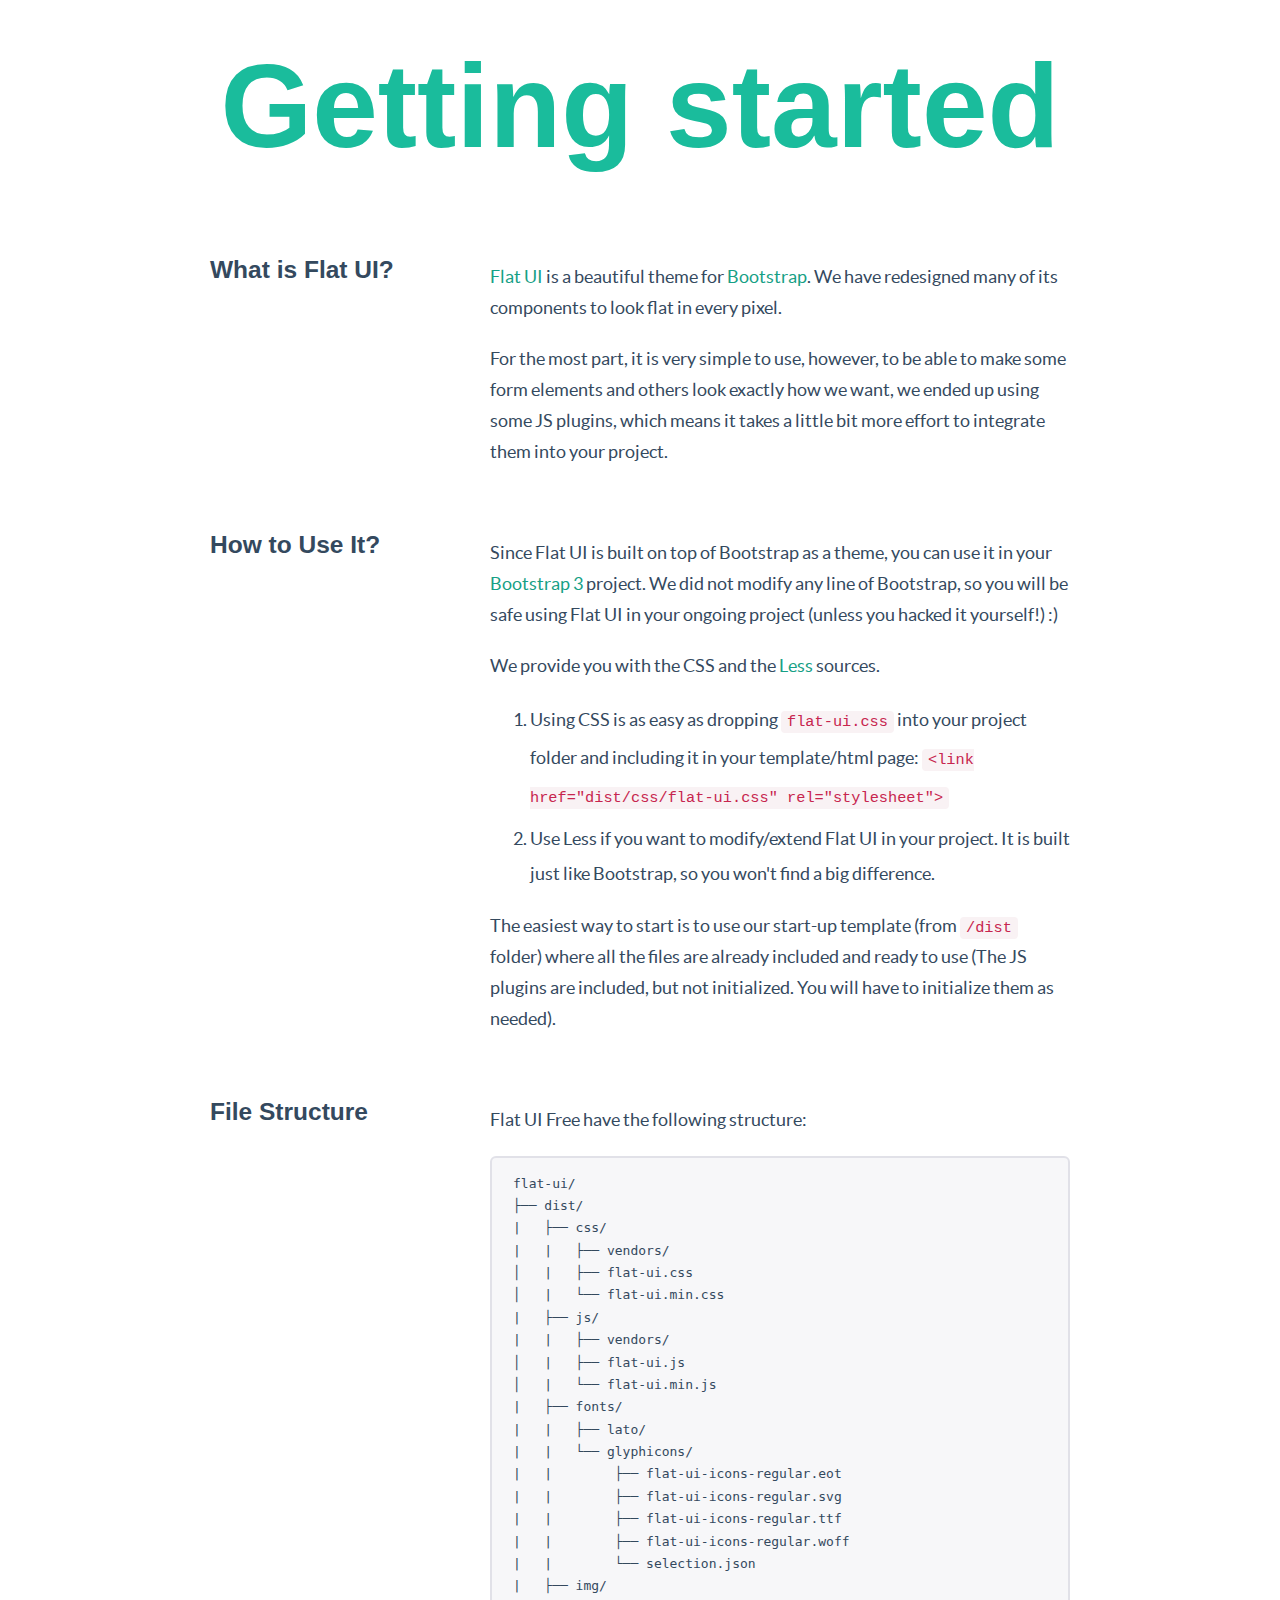
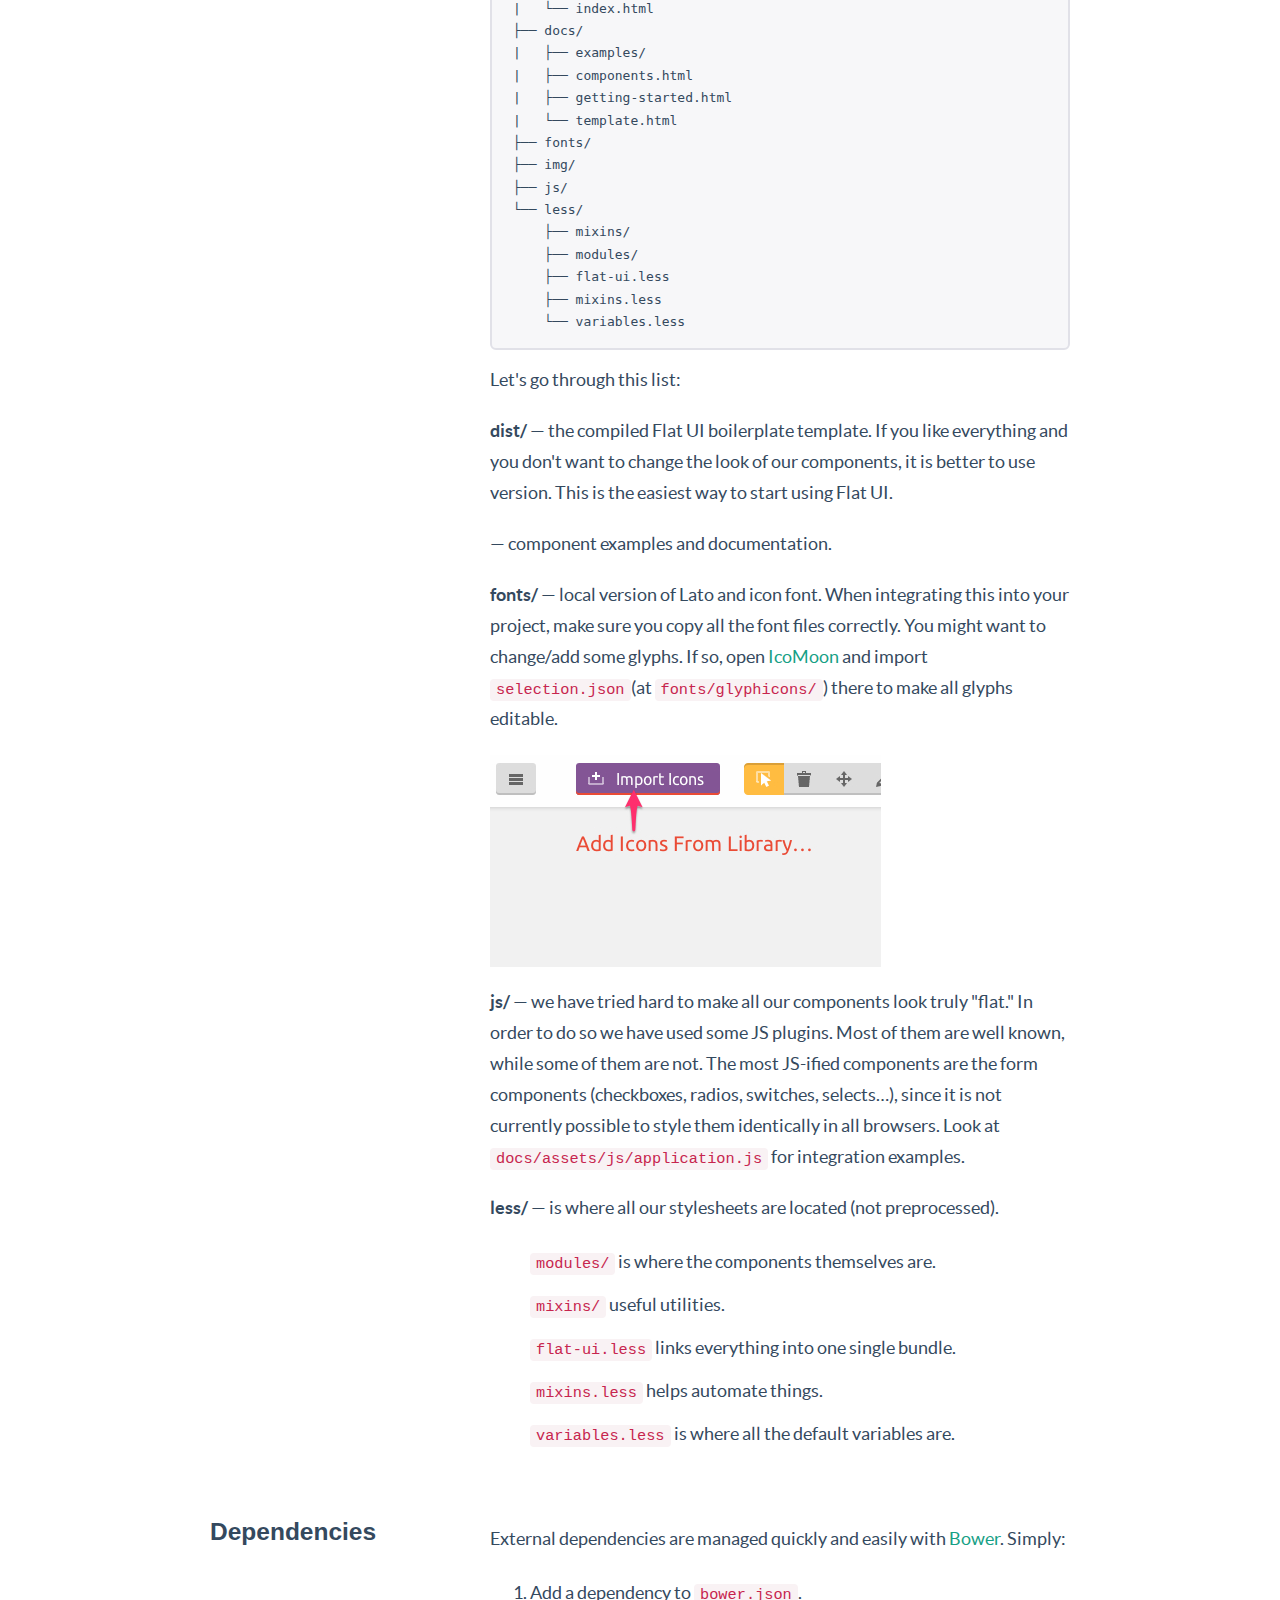
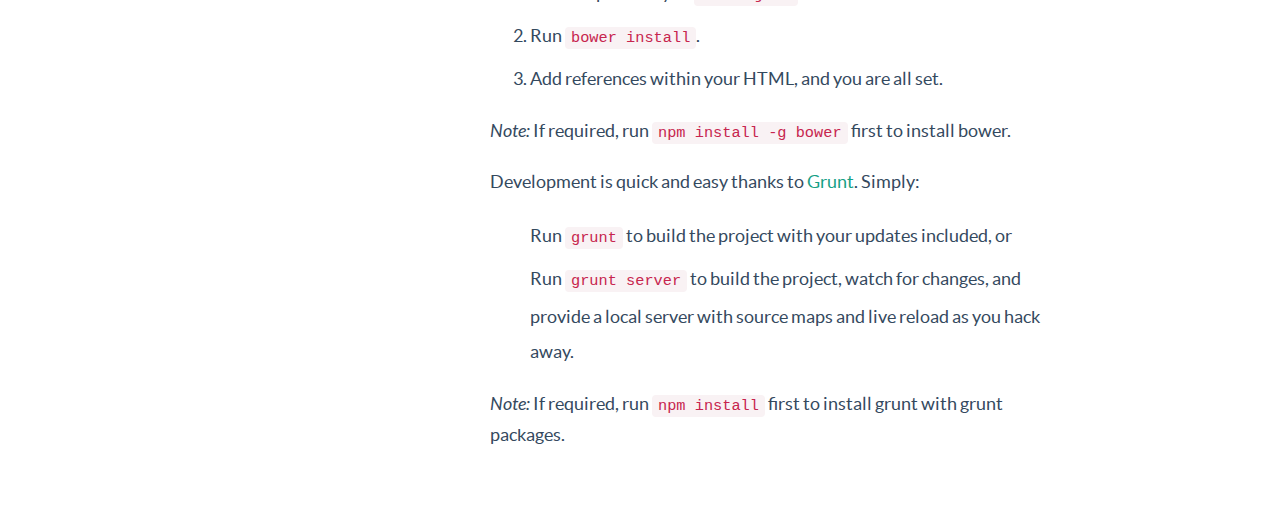
<file: FlatUI/docs/getting-started.html>
<!DOCTYPE html>
<html lang="en">
  <head>
    <meta charset="utf-8">
    <title>Getting started &middot; Flat UI Free</title>
    <meta name="viewport" content="width=device-width, initial-scale=1.0">

    <!-- Loading Bootstrap -->
    <link href="../dist/css/vendor/bootstrap/css/bootstrap.min.css" rel="stylesheet">

    <!-- Loading Flat UI -->
    <link href="../dist/css/flat-ui.css" rel="stylesheet">
    <link href="assets/css/docs.css" rel="stylesheet">

    <link rel="shortcut icon" href="../img/favicon.ico">

    <!-- HTML5 shim, for IE6-8 support of HTML5 elements. All other JS at the end of file. -->
    <!--[if lt IE 9]>
      <script src="../dist/js/vendor/html5shiv.js"></script>
      <script src="../dist/js/vendor/respond.min.js"></script>
    <![endif]-->
  </head>
  <body>
    <h1 class="demo-headline">Getting started</h1>
    <div class="container">
      <div class="demo-row">
        <div class="demo-title">
          <h3>What is Flat UI?</h3>
        </div>

        <div class="demo-content demo-content-article">
          <p>
            <a href="http://designmodo.com/flat" target="_blank">Flat UI</a>
            is a beautiful theme for <a href="http://getbootstrap.com" target="_blank">Bootstrap</a>.
            We have redesigned many of its components to look flat in every pixel.
          </p>
          <p>
            For the most part, it is very simple to use, however, to be able to make some form elements and others look exactly how we want, we ended up using some JS plugins, which means it takes a little bit more effort to integrate them into your project.
          </p>
        </div>
      </div><!-- /.demo-row -->

      <div class="demo-row">
        <div class="demo-title">
          <h3>How to Use It?</h3>
        </div>

        <div class="demo-content demo-content-article">
          <p>
            Since Flat UI is built on top of Bootstrap as a theme, you can use it in your <a href="http://getbootstrap.com/" target="_blank">Bootstrap 3</a> project.
            We did not modify any line of Bootstrap, so you will be safe using Flat UI in your ongoing project
            (unless you hacked it yourself!) :)
          </p>
          <p>
            We provide you with the CSS and the <a href="http://lesscss.org/" target="_blank">Less</a> sources.
          </p>
          <ol>
            <li>
              Using CSS is as easy as dropping <code>flat-ui.css</code> into your project folder and
              including it in your template/html page:
              <code>&lt;link href="dist/css/flat-ui.css" rel="stylesheet"&gt;</code>
            </li>
            <li>
              Use Less if you want to modify/extend Flat UI in your project. It is built just like Bootstrap, so
              you won't find a big difference.
            </li>
          </ol>
          <p>
            The easiest way to start is to use our start-up template (from <code>/dist</code> folder) where all the files are already included
            and ready to use (The JS plugins are included, but not initialized. You will have to initialize them as needed).
          </p>
        </div>
      </div><!-- /.demo-row -->

      <div class="demo-row">
        <div class="demo-title">
          <h3>File Structure</h3>
        </div>

        <div class="demo-content demo-content-article">
          <p>
            Flat UI Free have the following structure:
          </p>
<pre class="prettyprint">
flat-ui/
├── dist/
|   ├── css/
|   |   ├── vendors/
│   |   ├── flat-ui.css
│   |   └── flat-ui.min.css
|   ├── js/
|   |   ├── vendors/
│   |   ├── flat-ui.js
│   |   └── flat-ui.min.js
|   ├── fonts/
|   |   ├── lato/
|   |   └── glyphicons/
|   |        ├── flat-ui-icons-regular.eot
|   |        ├── flat-ui-icons-regular.svg
|   |        ├── flat-ui-icons-regular.ttf
|   |        ├── flat-ui-icons-regular.woff
|   |        └── selection.json
|   ├── img/
|   └── index.html
├── docs/
|   ├── examples/
|   ├── components.html
|   ├── getting-started.html
|   └── template.html
├── fonts/
├── img/
├── js/
└── less/
    ├── mixins/
    ├── modules/
    ├── flat-ui.less
    ├── mixins.less
    └── variables.less
</pre>
          <p>
            Let's go through this list:
          </p>

          <p>
            <strong>dist/</strong> &mdash; the compiled Flat UI boilerplate template. If you like everything and you don't want
            to change the look of our components, it is better to use version. This is the easiest
            way to start using Flat UI.
          </p>

          <p>
            <strong></strong> &mdash; component examples and documentation.
          </p>

          <p>
            <strong>fonts/</strong> &mdash; local version of Lato and icon font. When integrating this into your project, make sure you
            copy all the font files correctly. You might want to change/add some glyphs. If so, open
            <a href="http://icomoon.io/app">IcoMoon</a> and import <code>selection.json</code>(at <code>fonts/glyphicons/</code>)
            there to make all glyphs editable.
          </p>

          <p>
            <img src="assets/img/getting-started/icomoon_import.jpg" alt="" />
          </p>

          <p>
            <strong>js/</strong> &mdash; we have tried hard to make all our components look truly "flat." In order to do
            so we have used some JS plugins. Most of them are well known, while some of them are not. The most JS-ified
            components are the form components (checkboxes, radios, switches, selects…), since it is not currently possible
            to style them identically in all browsers. Look at <code>docs/assets/js/application.js</code> for integration
            examples.
          </p>

          <p>
            <strong>less/</strong> &mdash; is where all our stylesheets are located (not preprocessed).
          </p>

          <ul>
            <li>
              <code>modules/</code> is where the components themselves are.
            </li>
            <li>
              <code>mixins/</code> useful utilities.
            </li>
            <li>
              <code>flat-ui.less</code> links everything into one single bundle.
            </li>
            <li>
              <code>mixins.less</code> helps automate things.
            </li>
            <li>
              <code>variables.less</code> is where all the default variables are.
            </li>
          </ul>

        </div>
      </div><!-- /.demo-row -->

      <div class="demo-row">
        <div class="demo-title">
          <h3>Dependencies</h3>
        </div>

        <div class="demo-content demo-content-article">
          <p>
            External dependencies are managed quickly and easily with <a href="http://bower.io">Bower</a>. Simply:
          </p>
          <ol>
            <li>
              Add a dependency to <code>bower.json</code>.
            </li>
            <li>
              Run <code>bower install</code>.
            </li>
            <li>
              Add references within your HTML, and you are all set.
            </li>
          </ol>
          <p>
            <em>Note:</em> If required, run <code>npm install -g bower</code> first to install bower.
          </p>
          <p>
            Development is quick and easy thanks to <a href="http://gruntjs.com/">Grunt</a>. Simply:
          </p>
          <ul>
            <li>
              Run <code>grunt</code> to build the project with your updates included, or
            </li>
            <li>
              Run <code>grunt server</code> to build the project, watch for changes, and provide a local server with source maps and live reload as you hack away.
            </li>
          </ul>
          <p>
            <em>Note:</em> If required, run <code>npm install</code> first to install grunt with grunt packages.
          </p>
        </div>
      </div><!-- /.demo-row -->

    </div><!-- /.container -->
  </body>
</html>
</file>
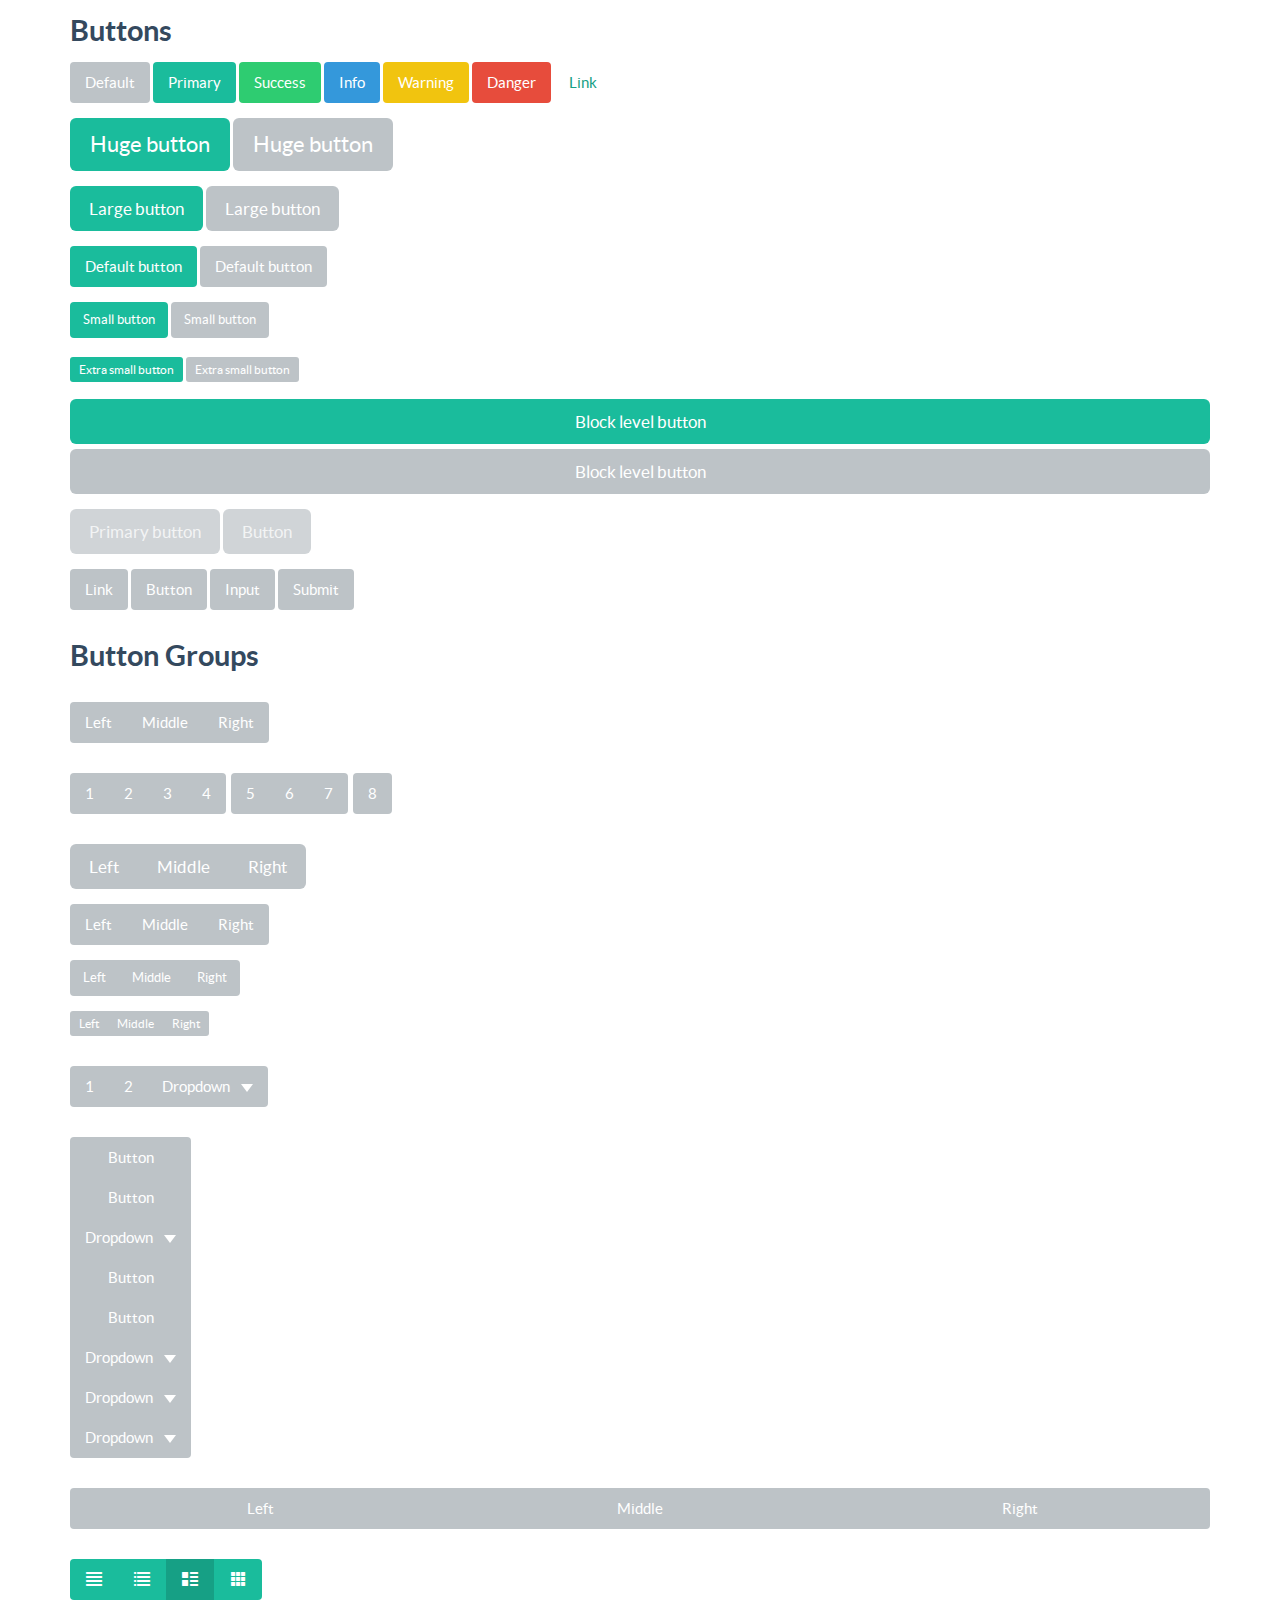
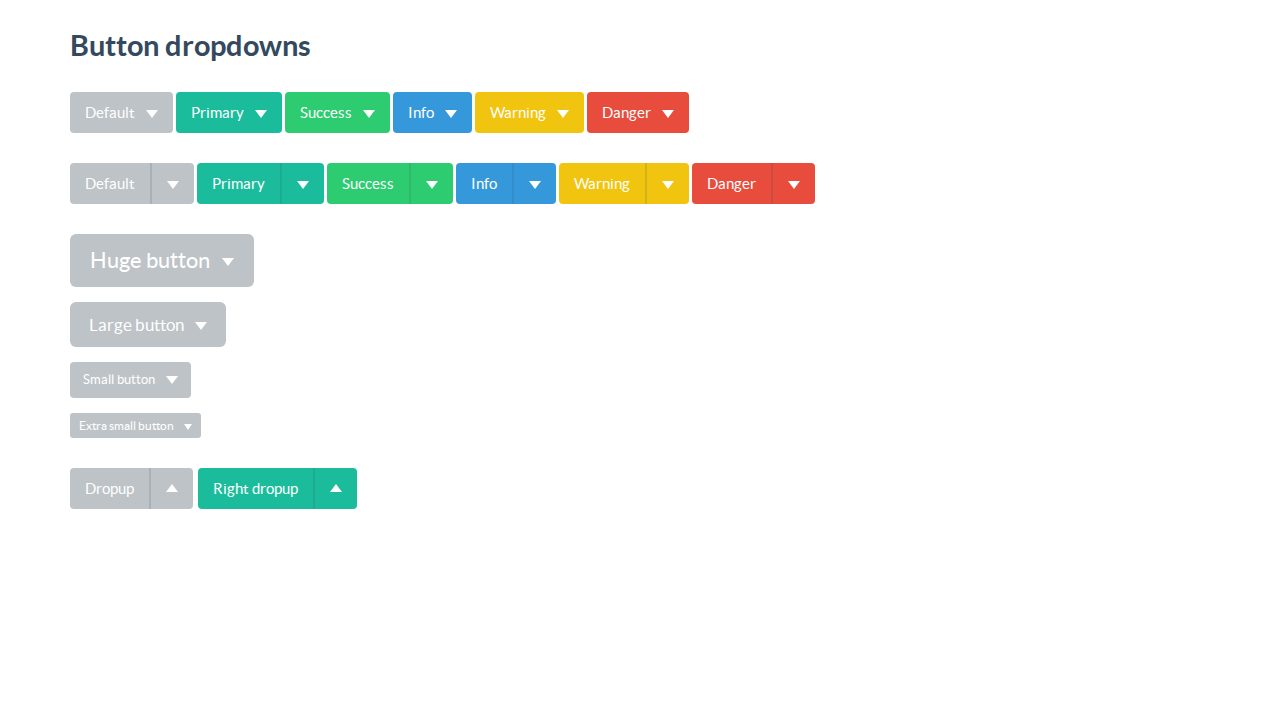
<file: FlatUI/docs/examples/buttons.html>
<!DOCTYPE html>
<html lang="en">
  <head>
    <meta charset="utf-8">
    <title>Flat UI Free</title>
    <meta name="viewport" content="width=device-width, initial-scale=1.0">

    <!-- Loading Bootstrap -->
    <link href="../../dist/css/vendor/bootstrap/css/bootstrap.min.css" rel="stylesheet">

    <!-- Loading Flat UI -->
    <link href="../../dist/css/flat-ui.css" rel="stylesheet">

    <link rel="shortcut icon" href="../../dist/img/favicon.ico">

    <!-- HTML5 shim, for IE6-8 support of HTML5 elements. All other JS at the end of file. -->
    <!--[if lt IE 9]>
      <script src="../../dist/js/vendor/html5shiv.js"></script>
      <script src="../../dist/js/vendor/respond.min.js"></script>
    <![endif]-->
  </head>
  <body>

    <style>
      body {
        padding-bottom: 200px;
      }
    </style>

    <div class="container">
      <h4>Buttons</h4>
      <div class="row">
        <div class="col-md-12">
          <p>
            <!-- Standard gray button with gradient -->
            <button type="button" class="btn btn-default">Default</button>

            <!-- Provides extra visual weight and identifies the primary action in a set of buttons -->
            <button type="button" class="btn btn-primary">Primary</button>

            <!-- Indicates a successful or positive action -->
            <button type="button" class="btn btn-success">Success</button>

            <!-- Contextual button for informational alert messages -->
            <button type="button" class="btn btn-info">Info</button>

            <!-- Indicates caution should be taken with this action -->
            <button type="button" class="btn btn-warning">Warning</button>

            <!-- Indicates a dangerous or potentially negative action -->
            <button type="button" class="btn btn-danger">Danger</button>

            <!-- Deemphasize a button by making it look like a link while maintaining button behavior -->
            <button type="button" class="btn btn-link">Link</button>
          </p>
        </div>
      </div>
      <div class="row">
        <div class="col-md-12">
          <p>
            <button type="button" class="btn btn-primary btn-hg">Huge button</button>
            <button type="button" class="btn btn-default btn-hg">Huge button</button>
          </p>
          <p>
            <button type="button" class="btn btn-primary btn-lg">Large button</button>
            <button type="button" class="btn btn-default btn-lg">Large button</button>
          </p>
          <p>
            <button type="button" class="btn btn-primary">Default button</button>
            <button type="button" class="btn btn-default">Default button</button>
          </p>
          <p>
            <button type="button" class="btn btn-primary btn-sm">Small button</button>
            <button type="button" class="btn btn-default btn-sm">Small button</button>
          </p>
          <p>
            <button type="button" class="btn btn-primary btn-xs">Extra small button</button>
            <button type="button" class="btn btn-default btn-xs">Extra small button</button>
          </p>
        </div>
      </div>
      <div class="row">
        <div class="col-md-12">
          <p>
            <button type="button" class="btn btn-primary btn-lg btn-block">Block level button</button>
            <button type="button" class="btn btn-default btn-lg btn-block">Block level button</button>
          </p>
        </div>
      </div>
      <div class="row">
        <div class="col-md-12">
          <p>
            <button type="button" class="btn btn-lg btn-primary" disabled="disabled">Primary button</button>
            <button type="button" class="btn btn-default btn-lg" disabled="disabled">Button</button>
          </p>
        </div>
      </div>
      <div class="row">
        <div class="col-md-12">
          <p>
            <a class="btn btn-default" href="#">Link</a>
            <button class="btn btn-default" type="submit">Button</button>
            <input class="btn btn-default" type="button" value="Input">
            <input class="btn btn-default" type="submit" value="Submit">
          </p>
        </div>
      </div>
      <h4>Button Groups</h4>
      <div class="row">
        <div class="col-md-12">
          <p>
            <div class="btn-group">
              <button type="button" class="btn btn-default">Left</button>
              <button type="button" class="btn btn-default">Middle</button>
              <button type="button" class="btn btn-default">Right</button>
            </div>
          </p>
        </div>
      </div>
      <div class="row">
        <div class="col-md-12">
          <p>
            <div class="btn-toolbar">
              <div class="btn-group">
                <button class="btn btn-default" type="button">1</button>
                <button class="btn btn-default" type="button">2</button>
                <button class="btn btn-default" type="button">3</button>
                <button class="btn btn-default" type="button">4</button>
              </div>
              <div class="btn-group">
                <button class="btn btn-default" type="button">5</button>
                <button class="btn btn-default" type="button">6</button>
                <button class="btn btn-default" type="button">7</button>
              </div>
              <div class="btn-group">
                <button class="btn btn-default" type="button">8</button>
              </div>
            </div>
          </p>
        </div>
      </div>
      <div class="row">
        <div class="col-md-12">
          <p>
            <div class="btn-toolbar">
              <div class="btn-group btn-group-lg">
                <button class="btn btn-default" type="button">Left</button>
                <button class="btn btn-default" type="button">Middle</button>
                <button class="btn btn-default" type="button">Right</button>
              </div>
            </div>
          </p>
          <p>
            <div class="btn-toolbar">
              <div class="btn-group">
                <button class="btn btn-default" type="button">Left</button>
                <button class="btn btn-default" type="button">Middle</button>
                <button class="btn btn-default" type="button">Right</button>
              </div>
            </div>
          </p>
          <p>
            <div class="btn-toolbar">
              <div class="btn-group btn-group-sm">
                <button class="btn btn-default" type="button">Left</button>
                <button class="btn btn-default" type="button">Middle</button>
                <button class="btn btn-default" type="button">Right</button>
              </div>
            </div>
          </p>
          <p>
            <div class="btn-toolbar">
              <div class="btn-group btn-group-xs">
                <button class="btn btn-default" type="button">Left</button>
                <button class="btn btn-default" type="button">Middle</button>
                <button class="btn btn-default" type="button">Right</button>
              </div>
            </div>
          </p>
        </div>
      </div>
      <div class="row">
        <div class="col-md-12">
          <p>
            <div class="btn-group">
              <button class="btn btn-default" type="button">1</button>
              <button class="btn btn-default" type="button">2</button>

              <div class="btn-group">
                <button data-toggle="dropdown" class="btn btn-default dropdown-toggle" type="button" id="btnGroupDrop1">
                  Dropdown
                  <span class="caret"></span>
                </button>
                <ul aria-labelledby="btnGroupDrop1" role="menu" class="dropdown-menu">
                  <li><a href="#">Dropdown link</a></li>
                  <li><a href="#">Dropdown link</a></li>
                </ul>
              </div>
            </div>
          </p>
        </div>
      </div>
      <div class="row">
        <div class="col-md-12">
          <p>
            <div class="btn-group-vertical">
              <button class="btn btn-default" type="button">Button</button>
              <button class="btn btn-default" type="button">Button</button>
              <div class="btn-group">
                <button data-toggle="dropdown" class="btn btn-default dropdown-toggle" type="button" id="btnGroupVerticalDrop1">
                  Dropdown
                  <span class="caret"></span>
                </button>
                <ul aria-labelledby="btnGroupVerticalDrop1" role="menu" class="dropdown-menu">
                  <li><a href="#">Dropdown link</a></li>
                  <li><a href="#">Dropdown link</a></li>
                </ul>
              </div>
              <button class="btn btn-default" type="button">Button</button>
              <button class="btn btn-default" type="button">Button</button>
              <div class="btn-group">
                <button data-toggle="dropdown" class="btn btn-default dropdown-toggle" type="button" id="btnGroupVerticalDrop2">
                  Dropdown
                  <span class="caret"></span>
                </button>
                <ul aria-labelledby="btnGroupVerticalDrop2" role="menu" class="dropdown-menu">
                  <li><a href="#">Dropdown link</a></li>
                  <li><a href="#">Dropdown link</a></li>
                </ul>
              </div>
              <div class="btn-group">
                <button data-toggle="dropdown" class="btn btn-default dropdown-toggle" type="button" id="btnGroupVerticalDrop3">
                  Dropdown
                  <span class="caret"></span>
                </button>
                <ul aria-labelledby="btnGroupVerticalDrop3" role="menu" class="dropdown-menu">
                  <li><a href="#">Dropdown link</a></li>
                  <li><a href="#">Dropdown link</a></li>
                </ul>
              </div>
              <div class="btn-group">
                <button data-toggle="dropdown" class="btn btn-default dropdown-toggle" type="button" id="btnGroupVerticalDrop4">
                  Dropdown
                  <span class="caret"></span>
                </button>
                <ul aria-labelledby="btnGroupVerticalDrop4" role="menu" class="dropdown-menu">
                  <li><a href="#">Dropdown link</a></li>
                  <li><a href="#">Dropdown link</a></li>
                </ul>
              </div>
            </div>
          </p>
        </div>
      </div>
      <div class="row">
        <div class="col-md-12">
          <p>
            <div class="btn-group btn-group-justified">
              <a class="btn btn-default" href="#">Left</a>
              <a class="btn btn-default" href="#">Middle</a>
              <a class="btn btn-default" href="#">Right</a>
            </div>
          </p>
        </div>
      </div>
      <div class="row">
        <div class="col-md-12">
          <p>
            <div class="btn-toolbar">
              <div class="btn-group">
                <a href="#fakelink" class="btn btn-primary"><i class="fui-list-columned"></i></a>
                <a href="#fakelink" class="btn btn-primary"><i class="fui-list-numbered"></i></a>
                <a href="#fakelink" class="btn btn-primary active"><i class="fui-list-thumbnailed"></i></a>
                <a href="#fakelink" class="btn btn-primary"><i class="fui-list-small-thumbnails"></i></a>
              </div>
            </div>
          </p>
        </div>
      </div>
      <h4>Button dropdowns</h4>
      <div class="row">
        <div class="col-md-12">
          <p>
            <div class="btn-group">
              <button data-toggle="dropdown" class="btn btn-default dropdown-toggle" type="button">Default <span class="caret"></span></button>
              <ul role="menu" class="dropdown-menu">
                <li><a href="#">Action</a></li>
                <li><a href="#">Another action</a></li>
                <li><a href="#">Something else here</a></li>
                <li class="divider"></li>
                <li><a href="#">Separated link</a></li>
              </ul>
            </div><!-- /btn-group -->
            <div class="btn-group">
              <button data-toggle="dropdown" class="btn btn-primary dropdown-toggle" type="button">Primary <span class="caret"></span></button>
              <ul role="menu" class="dropdown-menu">
                <li><a href="#">Action</a></li>
                <li><a href="#">Another action</a></li>
                <li><a href="#">Something else here</a></li>
                <li class="divider"></li>
                <li><a href="#">Separated link</a></li>
              </ul>
            </div><!-- /btn-group -->
            <div class="btn-group">
              <button data-toggle="dropdown" class="btn btn-success dropdown-toggle" type="button">Success <span class="caret"></span></button>
              <ul role="menu" class="dropdown-menu">
                <li><a href="#">Action</a></li>
                <li><a href="#">Another action</a></li>
                <li><a href="#">Something else here</a></li>
                <li class="divider"></li>
                <li><a href="#">Separated link</a></li>
              </ul>
            </div><!-- /btn-group -->
            <div class="btn-group">
              <button data-toggle="dropdown" class="btn btn-info dropdown-toggle" type="button">Info <span class="caret"></span></button>
              <ul role="menu" class="dropdown-menu">
                <li><a href="#">Action</a></li>
                <li><a href="#">Another action</a></li>
                <li><a href="#">Something else here</a></li>
                <li class="divider"></li>
                <li><a href="#">Separated link</a></li>
              </ul>
            </div><!-- /btn-group -->
            <div class="btn-group">
              <button data-toggle="dropdown" class="btn btn-warning dropdown-toggle" type="button">Warning <span class="caret"></span></button>
              <ul role="menu" class="dropdown-menu">
                <li><a href="#">Action</a></li>
                <li><a href="#">Another action</a></li>
                <li><a href="#">Something else here</a></li>
                <li class="divider"></li>
                <li><a href="#">Separated link</a></li>
              </ul>
            </div><!-- /btn-group -->
            <div class="btn-group">
              <button data-toggle="dropdown" class="btn btn-danger dropdown-toggle" type="button">Danger <span class="caret"></span></button>
              <ul role="menu" class="dropdown-menu">
                <li><a href="#">Action</a></li>
                <li><a href="#">Another action</a></li>
                <li><a href="#">Something else here</a></li>
                <li class="divider"></li>
                <li><a href="#">Separated link</a></li>
              </ul>
            </div><!-- /btn-group -->
          </p>
        </div>
      </div>
      <div class="row">
        <div class="col-md-12">
          <p>
            <div class="btn-group">
              <button class="btn btn-default" type="button">Default</button>
              <button data-toggle="dropdown" class="btn btn-default dropdown-toggle" type="button"><span class="caret"></span></button>
              <ul role="menu" class="dropdown-menu">
                <li><a href="#">Action</a></li>
                <li><a href="#">Another action</a></li>
                <li><a href="#">Something else here</a></li>
                <li class="divider"></li>
                <li><a href="#">Separated link</a></li>
              </ul>
            </div><!-- /btn-group -->
            <div class="btn-group">
              <button class="btn btn-primary" type="button">Primary</button>
              <button data-toggle="dropdown" class="btn btn-primary dropdown-toggle" type="button"><span class="caret"></span></button>
              <ul role="menu" class="dropdown-menu">
                <li><a href="#">Action</a></li>
                <li><a href="#">Another action</a></li>
                <li><a href="#">Something else here</a></li>
                <li class="divider"></li>
                <li><a href="#">Separated link</a></li>
              </ul>
            </div><!-- /btn-group -->
            <div class="btn-group">
              <button class="btn btn-success" type="button">Success</button>
              <button data-toggle="dropdown" class="btn btn-success dropdown-toggle" type="button"><span class="caret"></span></button>
              <ul role="menu" class="dropdown-menu">
                <li><a href="#">Action</a></li>
                <li><a href="#">Another action</a></li>
                <li><a href="#">Something else here</a></li>
                <li class="divider"></li>
                <li><a href="#">Separated link</a></li>
              </ul>
            </div><!-- /btn-group -->
            <div class="btn-group">
              <button class="btn btn-info" type="button">Info</button>
              <button data-toggle="dropdown" class="btn btn-info dropdown-toggle" type="button"><span class="caret"></span></button>
              <ul role="menu" class="dropdown-menu">
                <li><a href="#">Action</a></li>
                <li><a href="#">Another action</a></li>
                <li><a href="#">Something else here</a></li>
                <li class="divider"></li>
                <li><a href="#">Separated link</a></li>
              </ul>
            </div><!-- /btn-group -->
            <div class="btn-group">
              <button class="btn btn-warning" type="button">Warning</button>
              <button data-toggle="dropdown" class="btn btn-warning dropdown-toggle" type="button"><span class="caret"></span></button>
              <ul role="menu" class="dropdown-menu">
                <li><a href="#">Action</a></li>
                <li><a href="#">Another action</a></li>
                <li><a href="#">Something else here</a></li>
                <li class="divider"></li>
                <li><a href="#">Separated link</a></li>
              </ul>
            </div><!-- /btn-group -->
            <div class="btn-group">
              <button class="btn btn-danger" type="button">Danger</button>
              <button data-toggle="dropdown" class="btn btn-danger dropdown-toggle" type="button"><span class="caret"></span></button>
              <ul role="menu" class="dropdown-menu">
                <li><a href="#">Action</a></li>
                <li><a href="#">Another action</a></li>
                <li><a href="#">Something else here</a></li>
                <li class="divider"></li>
                <li><a href="#">Separated link</a></li>
              </ul>
            </div><!-- /btn-group -->
          </p>
        </div>
      </div>
      <div class="row">
        <div class="col-md-12">
          <p>
            <div class="btn-toolbar">
              <div class="btn-group">
                <button data-toggle="dropdown" type="button" class="btn btn-default btn-hg dropdown-toggle">
                  Huge button <span class="caret"></span>
                </button>
                <ul role="menu" class="dropdown-menu">
                  <li><a href="#">Action</a></li>
                  <li><a href="#">Another action</a></li>
                  <li><a href="#">Something else here</a></li>
                  <li class="divider"></li>
                  <li><a href="#">Separated link</a></li>
                </ul>
              </div><!-- /btn-group -->
            </div><!-- /btn-toolbar -->
          </p>
          <p>
            <div class="btn-toolbar">
              <div class="btn-group">
                <button data-toggle="dropdown" type="button" class="btn btn-default btn-lg dropdown-toggle">
                  Large button <span class="caret"></span>
                </button>
                <ul role="menu" class="dropdown-menu">
                  <li><a href="#">Action</a></li>
                  <li><a href="#">Another action</a></li>
                  <li><a href="#">Something else here</a></li>
                  <li class="divider"></li>
                  <li><a href="#">Separated link</a></li>
                </ul>
              </div><!-- /btn-group -->
            </div><!-- /btn-toolbar -->
          </p>
          <p>
            <div class="btn-toolbar">
              <div class="btn-group">
                <button data-toggle="dropdown" type="button" class="btn btn-default btn-sm dropdown-toggle">
                  Small button <span class="caret"></span>
                </button>
                <ul role="menu" class="dropdown-menu">
                  <li><a href="#">Action</a></li>
                  <li><a href="#">Another action</a></li>
                  <li><a href="#">Something else here</a></li>
                  <li class="divider"></li>
                  <li><a href="#">Separated link</a></li>
                </ul>
              </div><!-- /btn-group -->
            </div><!-- /btn-toolbar -->
          </p>
          <p>
            <div class="btn-toolbar">
              <div class="btn-group">
                <button data-toggle="dropdown" type="button" class="btn btn-default btn-xs dropdown-toggle">
                  Extra small button <span class="caret"></span>
                </button>
                <ul role="menu" class="dropdown-menu">
                  <li><a href="#">Action</a></li>
                  <li><a href="#">Another action</a></li>
                  <li><a href="#">Something else here</a></li>
                  <li class="divider"></li>
                  <li><a href="#">Separated link</a></li>
                </ul>
              </div><!-- /btn-group -->
            </div><!-- /btn-toolbar -->
          </p>
        </div>
      </div>
      <div class="row">
        <div class="col-md-12">
          <p>
            <div class="btn-toolbar">
              <div class="btn-group dropup">
                <button class="btn btn-default" type="button">Dropup</button>
                <button data-toggle="dropdown" class="btn btn-default dropdown-toggle" type="button"><span class="caret"></span></button>
                <ul role="menu" class="dropdown-menu">
                  <li><a href="#">Action</a></li>
                  <li><a href="#">Another action</a></li>
                  <li><a href="#">Something else here</a></li>
                  <li class="divider"></li>
                  <li><a href="#">Separated link</a></li>
                </ul>
              </div><!-- /btn-group -->
              <div class="btn-group dropup">
                <button class="btn btn-primary" type="button">Right dropup</button>
                <button data-toggle="dropdown" class="btn btn-primary dropdown-toggle" type="button"><span class="caret"></span></button>
                <ul role="menu" class="dropdown-menu pull-right">
                  <li><a href="#">Action</a></li>
                  <li><a href="#">Another action</a></li>
                  <li><a href="#">Something else here</a></li>
                  <li class="divider"></li>
                  <li><a href="#">Separated link</a></li>
                </ul>
              </div><!-- /btn-group -->
            </div>
          </p>
        </div>
      </div>
    </div>
    <!-- /.container -->

  </body>
</html>
</file>
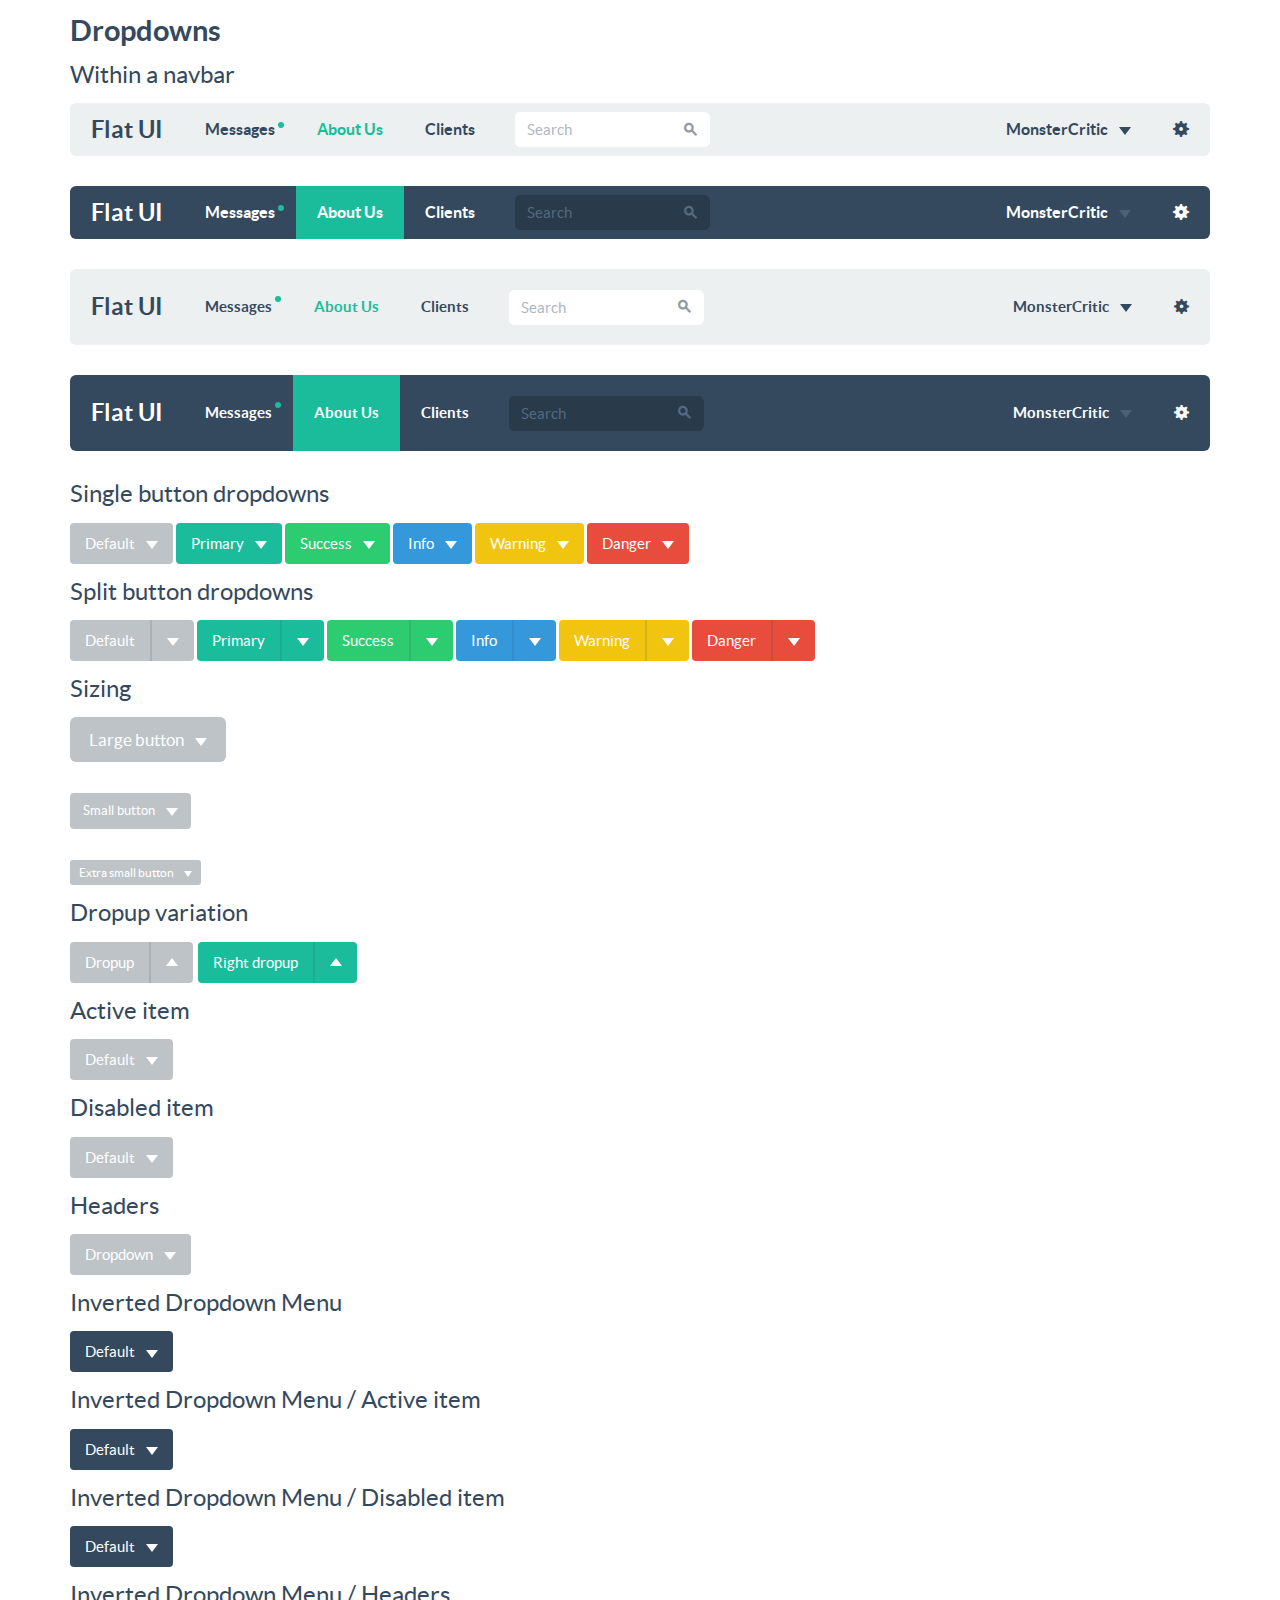
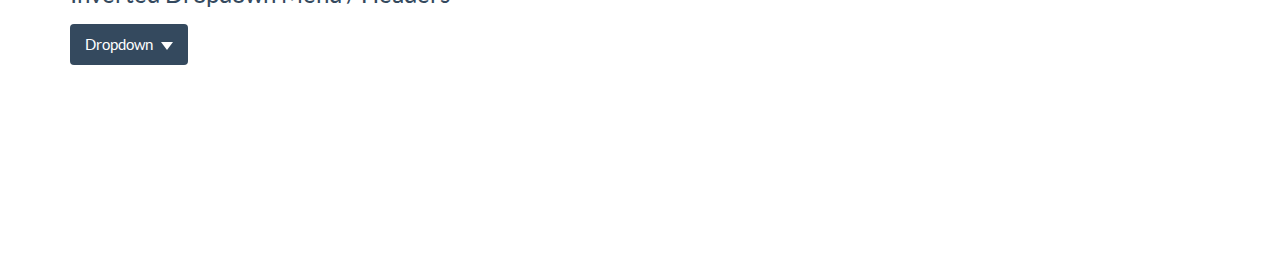
<file: FlatUI/docs/examples/dropdowns.html>
<!DOCTYPE html>
<html lang="en">
  <head>
    <meta charset="utf-8">
    <title>Flat UI Free</title>
    <meta name="viewport" content="width=device-width, initial-scale=1.0">

    <!-- Loading Bootstrap -->
    <link href="../../dist/css/vendor/bootstrap/css/bootstrap.min.css" rel="stylesheet">

    <!-- Loading Flat UI -->
    <link href="../../dist/css/flat-ui.css" rel="stylesheet">

    <link rel="shortcut icon" href="../../dist/img/favicon.ico">

    <!-- HTML5 shim, for IE6-8 support of HTML5 elements. All other JS at the end of file. -->
    <!--[if lt IE 9]>
      <script src="../../dist/js/vendor/html5shiv.js"></script>
      <script src="../../dist/js/vendor/respond.min.js"></script>
    <![endif]-->
  </head>
  <body>

    <style>
      body {
        padding-bottom: 200px;
      }
    </style>

    <div class="container">

      <h4>Dropdowns</h4>

      <h6>Within a navbar</h6>

      <nav class="navbar navbar-default" role="navigation">
        <!-- Brand and toggle get grouped for better mobile display -->
        <div class="navbar-header">
          <button type="button" class="navbar-toggle" data-toggle="collapse" data-target="#bs-example-navbar-collapse-1">
            <span class="sr-only">Toggle navigation</span>
          </button>
          <a class="navbar-brand" href="#">Flat UI</a>
        </div>

        <!-- Collect the nav links, forms, and other content for toggling -->
        <div class="collapse navbar-collapse" id="bs-example-navbar-collapse-1">
          <ul class="nav navbar-nav">
            <li><a href="#">Messages<span class="navbar-unread">1</span></a></li>
            <li class="active"><a href="#">About Us</a></li>
            <li><a href="#">Clients</a></li>
           </ul>
          <form class="navbar-form navbar-left" action="#" role="search">
            <div class="form-group">
              <div class="input-group">
                <input class="form-control" id="navbarInput-01" type="search" placeholder="Search">
                <span class="input-group-btn">
                  <button type="submit" class="btn"><span class="fui-search"></span></button>
                </span>
              </div>
            </div>
          </form>
          <ul class="nav navbar-nav navbar-right">
            <li class="dropdown">
              <a href="#" class="dropdown-toggle" data-toggle="dropdown">MonsterCritic <b class="caret"></b></a>
              <ul class="dropdown-menu">
                <li><a href="#">Action</a></li>
                <li><a href="#">Another action</a></li>
                <li><a href="#">Something else here</a></li>
                <li class="divider"></li>
                <li><a href="#">Separated link</a></li>
              </ul>
            </li>
            <li><a href="#"><span class="visible-sm visible-xs">Settings<span class="fui-gear"></span></span><span class="visible-md visible-lg"><span class="fui-gear"></span></span></a></li>
          </ul>
        </div><!-- /.navbar-collapse -->
      </nav>

      <nav class="navbar navbar-inverse" role="navigation">
        <!-- Brand and toggle get grouped for better mobile display -->
        <div class="navbar-header">
          <button type="button" class="navbar-toggle" data-toggle="collapse" data-target="#bs-example-navbar-collapse-1">
            <span class="sr-only">Toggle navigation</span>
          </button>
          <a class="navbar-brand" href="#">Flat UI</a>
        </div>

        <!-- Collect the nav links, forms, and other content for toggling -->
        <div class="collapse navbar-collapse" id="bs-example-navbar-collapse-1">
          <ul class="nav navbar-nav">
            <li><a href="#">Messages<span class="navbar-unread">1</span></a></li>
            <li class="active"><a href="#">About Us</a></li>
            <li><a href="#">Clients</a></li>
           </ul>
          <form class="navbar-form navbar-left" action="#" role="search">
            <div class="form-group">
              <div class="input-group">
                <input class="form-control" id="navbarInput-01" type="search" placeholder="Search">
                <span class="input-group-btn">
                  <button type="submit" class="btn"><span class="fui-search"></span></button>
                </span>
              </div>
            </div>
          </form>
          <ul class="nav navbar-nav navbar-right">
            <li class="dropdown">
              <a href="#" class="dropdown-toggle" data-toggle="dropdown">MonsterCritic <b class="caret"></b></a>
              <ul class="dropdown-menu">
                <li><a href="#">Action</a></li>
                <li><a href="#">Another action</a></li>
                <li><a href="#">Something else here</a></li>
                <li class="divider"></li>
                <li><a href="#">Separated link</a></li>
              </ul>
            </li>
            <li><a href="#"><span class="visible-sm visible-xs">Settings<span class="fui-gear"></span></span><span class="visible-md visible-lg"><span class="fui-gear"></span></span></a></li>
          </ul>
        </div><!-- /.navbar-collapse -->
      </nav>

      <nav class="navbar navbar-default navbar-lg" role="navigation">
        <!-- Brand and toggle get grouped for better mobile display -->
        <div class="navbar-header">
          <button type="button" class="navbar-toggle" data-toggle="collapse" data-target="#bs-example-navbar-collapse-1">
            <span class="sr-only">Toggle navigation</span>
          </button>
          <a class="navbar-brand" href="#">Flat UI</a>
        </div>

        <!-- Collect the nav links, forms, and other content for toggling -->
        <div class="collapse navbar-collapse" id="bs-example-navbar-collapse-1">
          <ul class="nav navbar-nav">
            <li><a href="#">Messages<span class="navbar-unread">1</span></a></li>
            <li class="active"><a href="#">About Us</a></li>
            <li><a href="#">Clients</a></li>
           </ul>
          <form class="navbar-form navbar-left" action="#" role="search">
            <div class="form-group">
              <div class="input-group">
                <input class="form-control" id="navbarInput-01" type="search" placeholder="Search">
                <span class="input-group-btn">
                  <button type="submit" class="btn"><span class="fui-search"></span></button>
                </span>
              </div>
            </div>
          </form>
          <ul class="nav navbar-nav navbar-right">
            <li class="dropdown">
              <a href="#" class="dropdown-toggle" data-toggle="dropdown">MonsterCritic <b class="caret"></b></a>
              <ul class="dropdown-menu">
                <li><a href="#">Action</a></li>
                <li><a href="#">Another action</a></li>
                <li><a href="#">Something else here</a></li>
                <li class="divider"></li>
                <li><a href="#">Separated link</a></li>
              </ul>
            </li>
            <li><a href="#"><span class="visible-sm visible-xs">Settings<span class="fui-gear"></span></span><span class="visible-md visible-lg"><span class="fui-gear"></span></span></a></li>
          </ul>
        </div><!-- /.navbar-collapse -->
      </nav>

      <nav class="navbar navbar-inverse navbar-lg" role="navigation">
        <!-- Brand and toggle get grouped for better mobile display -->
        <div class="navbar-header">
          <button type="button" class="navbar-toggle" data-toggle="collapse" data-target="#bs-example-navbar-collapse-1">
            <span class="sr-only">Toggle navigation</span>
          </button>
          <a class="navbar-brand" href="#">Flat UI</a>
        </div>

        <!-- Collect the nav links, forms, and other content for toggling -->
        <div class="collapse navbar-collapse" id="bs-example-navbar-collapse-1">
          <ul class="nav navbar-nav">
            <li><a href="#">Messages<span class="navbar-unread">1</span></a></li>
            <li class="active"><a href="#">About Us</a></li>
            <li><a href="#">Clients</a></li>
           </ul>
          <form class="navbar-form navbar-left" action="#" role="search">
            <div class="form-group">
              <div class="input-group">
                <input class="form-control" id="navbarInput-01" type="search" placeholder="Search">
                <span class="input-group-btn">
                  <button type="submit" class="btn"><span class="fui-search"></span></button>
                </span>
              </div>
            </div>
          </form>
          <ul class="nav navbar-nav navbar-right">
            <li class="dropdown">
              <a href="#" class="dropdown-toggle" data-toggle="dropdown">MonsterCritic <b class="caret"></b></a>
              <ul class="dropdown-menu">
                <li><a href="#">Action</a></li>
                <li><a href="#">Another action</a></li>
                <li><a href="#">Something else here</a></li>
                <li class="divider"></li>
                <li><a href="#">Separated link</a></li>
              </ul>
            </li>
            <li><a href="#"><span class="visible-sm visible-xs">Settings<span class="fui-gear"></span></span><span class="visible-md visible-lg"><span class="fui-gear"></span></span></a></li>
          </ul>
        </div><!-- /.navbar-collapse -->
      </nav>

      <h6>Single button dropdowns</h6>

      <div class="row">
        <div class="col-md-12">
          <div class="btn-group">
            <button data-toggle="dropdown" class="btn btn-default dropdown-toggle" type="button">Default <span class="caret"></span></button>
            <ul role="menu" class="dropdown-menu">
              <li><a href="#">Action</a></li>
              <li><a href="#">Another action</a></li>
              <li><a href="#">Something else here</a></li>
              <li class="divider"></li>
              <li><a href="#">Separated link</a></li>
            </ul>
          </div><!-- /btn-group -->
          <div class="btn-group">
            <button data-toggle="dropdown" class="btn btn-primary dropdown-toggle" type="button">Primary <span class="caret"></span></button>
            <ul role="menu" class="dropdown-menu">
              <li><a href="#">Action</a></li>
              <li><a href="#">Another action</a></li>
              <li><a href="#">Something else here</a></li>
              <li class="divider"></li>
              <li><a href="#">Separated link</a></li>
            </ul>
          </div><!-- /btn-group -->
          <div class="btn-group">
            <button data-toggle="dropdown" class="btn btn-success dropdown-toggle" type="button">Success <span class="caret"></span></button>
            <ul role="menu" class="dropdown-menu">
              <li><a href="#">Action</a></li>
              <li><a href="#">Another action</a></li>
              <li><a href="#">Something else here</a></li>
              <li class="divider"></li>
              <li><a href="#">Separated link</a></li>
            </ul>
          </div><!-- /btn-group -->
          <div class="btn-group">
            <button data-toggle="dropdown" class="btn btn-info dropdown-toggle" type="button">Info <span class="caret"></span></button>
            <ul role="menu" class="dropdown-menu">
              <li><a href="#">Action</a></li>
              <li><a href="#">Another action</a></li>
              <li><a href="#">Something else here</a></li>
              <li class="divider"></li>
              <li><a href="#">Separated link</a></li>
            </ul>
          </div><!-- /btn-group -->
          <div class="btn-group">
            <button data-toggle="dropdown" class="btn btn-warning dropdown-toggle" type="button">Warning <span class="caret"></span></button>
            <ul role="menu" class="dropdown-menu">
              <li><a href="#">Action</a></li>
              <li><a href="#">Another action</a></li>
              <li><a href="#">Something else here</a></li>
              <li class="divider"></li>
              <li><a href="#">Separated link</a></li>
            </ul>
          </div><!-- /btn-group -->
          <div class="btn-group">
            <button data-toggle="dropdown" class="btn btn-danger dropdown-toggle" type="button">Danger <span class="caret"></span></button>
            <ul role="menu" class="dropdown-menu">
              <li><a href="#">Action</a></li>
              <li><a href="#">Another action</a></li>
              <li><a href="#">Something else here</a></li>
              <li class="divider"></li>
              <li><a href="#">Separated link</a></li>
            </ul>
          </div><!-- /btn-group -->
        </div>
      </div>

      <h6>Split button dropdowns</h6>

      <div class="row">
        <div class="col-md-12">
          <div class="btn-group">
            <button class="btn btn-default" type="button">Default</button>
            <button data-toggle="dropdown" class="btn btn-default dropdown-toggle" type="button">
              <span class="caret"></span>
              <span class="sr-only">Toggle Dropdown</span>
            </button>
            <ul role="menu" class="dropdown-menu">
              <li><a href="#">Action</a></li>
              <li><a href="#">Another action</a></li>
              <li><a href="#">Something else here</a></li>
              <li class="divider"></li>
              <li><a href="#">Separated link</a></li>
            </ul>
          </div><!-- /btn-group -->
          <div class="btn-group">
            <button class="btn btn-primary" type="button">Primary</button>
            <button data-toggle="dropdown" class="btn btn-primary dropdown-toggle" type="button">
              <span class="caret"></span>
              <span class="sr-only">Toggle Dropdown</span>
            </button>
            <ul role="menu" class="dropdown-menu">
              <li><a href="#">Action</a></li>
              <li><a href="#">Another action</a></li>
              <li><a href="#">Something else here</a></li>
              <li class="divider"></li>
              <li><a href="#">Separated link</a></li>
            </ul>
          </div><!-- /btn-group -->
          <div class="btn-group">
            <button class="btn btn-success" type="button">Success</button>
            <button data-toggle="dropdown" class="btn btn-success dropdown-toggle" type="button">
              <span class="caret"></span>
              <span class="sr-only">Toggle Dropdown</span>
            </button>
            <ul role="menu" class="dropdown-menu">
              <li><a href="#">Action</a></li>
              <li><a href="#">Another action</a></li>
              <li><a href="#">Something else here</a></li>
              <li class="divider"></li>
              <li><a href="#">Separated link</a></li>
            </ul>
          </div><!-- /btn-group -->
          <div class="btn-group">
            <button class="btn btn-info" type="button">Info</button>
            <button data-toggle="dropdown" class="btn btn-info dropdown-toggle" type="button">
              <span class="caret"></span>
              <span class="sr-only">Toggle Dropdown</span>
            </button>
            <ul role="menu" class="dropdown-menu">
              <li><a href="#">Action</a></li>
              <li><a href="#">Another action</a></li>
              <li><a href="#">Something else here</a></li>
              <li class="divider"></li>
              <li><a href="#">Separated link</a></li>
            </ul>
          </div><!-- /btn-group -->
          <div class="btn-group">
            <button class="btn btn-warning" type="button">Warning</button>
            <button data-toggle="dropdown" class="btn btn-warning dropdown-toggle" type="button">
              <span class="caret"></span>
              <span class="sr-only">Toggle Dropdown</span>
            </button>
            <ul role="menu" class="dropdown-menu">
              <li><a href="#">Action</a></li>
              <li><a href="#">Another action</a></li>
              <li><a href="#">Something else here</a></li>
              <li class="divider"></li>
              <li><a href="#">Separated link</a></li>
            </ul>
          </div><!-- /btn-group -->
          <div class="btn-group">
            <button class="btn btn-danger" type="button">Danger</button>
            <button data-toggle="dropdown" class="btn btn-danger dropdown-toggle" type="button">
              <span class="caret"></span>
              <span class="sr-only">Toggle Dropdown</span>
            </button>
            <ul role="menu" class="dropdown-menu">
              <li><a href="#">Action</a></li>
              <li><a href="#">Another action</a></li>
              <li><a href="#">Something else here</a></li>
              <li class="divider"></li>
              <li><a href="#">Separated link</a></li>
            </ul>
          </div><!-- /btn-group -->
        </div>
      </div>

      <h6>Sizing</h6>

      <div class="row">
        <div class="col-md-12">
          <div role="toolbar" class="btn-toolbar">
            <div class="btn-group">
              <button data-toggle="dropdown" type="button" class="btn btn-default btn-lg dropdown-toggle">
                Large button <span class="caret"></span>
              </button>
              <ul role="menu" class="dropdown-menu">
                <li><a href="#">Action</a></li>
                <li><a href="#">Another action</a></li>
                <li><a href="#">Something else here</a></li>
                <li class="divider"></li>
                <li><a href="#">Separated link</a></li>
              </ul>
            </div><!-- /btn-group -->
          </div><!-- /btn-toolbar -->

          <br />

          <div role="toolbar" class="btn-toolbar">
            <div class="btn-group">
              <button data-toggle="dropdown" type="button" class="btn btn-default btn-sm dropdown-toggle">
                Small button <span class="caret"></span>
              </button>
              <ul role="menu" class="dropdown-menu">
                <li><a href="#">Action</a></li>
                <li><a href="#">Another action</a></li>
                <li><a href="#">Something else here</a></li>
                <li class="divider"></li>
                <li><a href="#">Separated link</a></li>
              </ul>
            </div><!-- /btn-group -->
          </div><!-- /btn-toolbar -->

          <br />

          <div role="toolbar" class="btn-toolbar">
            <div class="btn-group">
              <button data-toggle="dropdown" type="button" class="btn btn-default btn-xs dropdown-toggle">
                Extra small button <span class="caret"></span>
              </button>
              <ul role="menu" class="dropdown-menu">
                <li><a href="#">Action</a></li>
                <li><a href="#">Another action</a></li>
                <li><a href="#">Something else here</a></li>
                <li class="divider"></li>
                <li><a href="#">Separated link</a></li>
              </ul>
            </div><!-- /btn-group -->
          </div><!-- /btn-toolbar -->
        </div>
      </div>

      <h6>Dropup variation</h6>

      <div class="row">
        <div class="col-md-12">
          <div role="toolbar" class="btn-toolbar">
            <div class="btn-group dropup">
              <button class="btn btn-default" type="button">Dropup</button>
              <button data-toggle="dropdown" class="btn btn-default dropdown-toggle" type="button">
                <span class="caret"></span>
                <span class="sr-only">Toggle Dropdown</span>
              </button>
              <ul role="menu" class="dropdown-menu">
                <li><a href="#">Action</a></li>
                <li><a href="#">Another action</a></li>
                <li><a href="#">Something else here</a></li>
                <li class="divider"></li>
                <li><a href="#">Separated link</a></li>
              </ul>
            </div><!-- /btn-group -->
            <div class="btn-group dropup">
              <button class="btn btn-primary" type="button">Right dropup</button>
              <button data-toggle="dropdown" class="btn btn-primary dropdown-toggle" type="button">
                <span class="caret"></span>
                <span class="sr-only">Toggle Dropdown</span>
              </button>
              <ul role="menu" class="dropdown-menu pull-right">
                <li><a href="#">Action</a></li>
                <li><a href="#">Another action</a></li>
                <li><a href="#">Something else here</a></li>
                <li class="divider"></li>
                <li><a href="#">Separated link</a></li>
              </ul>
            </div><!-- /btn-group -->
          </div>
        </div>
      </div>

      <h6>Active item</h6>

      <div class="btn-group">
        <button type="button" class="btn btn-default dropdown-toggle" data-toggle="dropdown">Default <span class="caret"></span></button>
        <ul class="dropdown-menu" role="menu">
          <li class="active"><a href="#">Action</a></li>
          <li><a href="#">Another action</a></li>
          <li><a href="#">Something else here</a></li>
          <li class="divider"></li>
          <li><a href="#">Separated link</a></li>
        </ul>
      </div>

      <h6>Disabled item</h6>

      <div class="btn-group">
        <button type="button" class="btn btn-default dropdown-toggle" data-toggle="dropdown">Default <span class="caret"></span></button>
        <ul class="dropdown-menu" role="menu">
          <li class="disabled"><a href="#">Action</a></li>
          <li><a href="#">Another action</a></li>
          <li><a href="#">Something else here</a></li>
          <li class="divider"></li>
          <li><a href="#">Separated link</a></li>
        </ul>
      </div>

      <h6>Headers</h6>

      <div class="btn-group">
        <button data-toggle="dropdown" type="button" class="btn btn-default dropdown-toggle">
          Dropdown
          <span class="caret"></span>
        </button>
        <ul role="menu" class="dropdown-menu">
          <li class="dropdown-header" role="presentation">Dropdown header</li>
          <li role="presentation"><a href="#" tabindex="-1" role="menuitem">Action</a></li>
          <li role="presentation"><a href="#" tabindex="-1" role="menuitem">Another action</a></li>
          <li role="presentation"><a href="#" tabindex="-1" role="menuitem">Something else here</a></li>
          <li class="divider" role="presentation"></li>
          <li class="dropdown-header" role="presentation">Dropdown header</li>
          <li role="presentation"><a href="#" tabindex="-1" role="menuitem">Separated link</a></li>
        </ul>
      </div>

      <h6>Inverted Dropdown Menu</h6>

      <div class="btn-group">
        <button type="button" class="btn btn-inverse dropdown-toggle" data-toggle="dropdown">Default <span class="caret"></span></button>
        <ul class="dropdown-menu dropdown-menu-inverse" role="menu">
          <li><a href="#">Action</a></li>
          <li><a href="#">Another action</a></li>
          <li><a href="#">Something else here</a></li>
          <li class="divider"></li>
          <li><a href="#">Separated link</a></li>
        </ul>
      </div>

      <h6>Inverted Dropdown Menu / Active item</h6>

      <div class="btn-group">
        <button type="button" class="btn btn-inverse dropdown-toggle" data-toggle="dropdown">Default <span class="caret"></span></button>
        <ul class="dropdown-menu dropdown-menu-inverse" role="menu">
          <li class="active"><a href="#">Action</a></li>
          <li><a href="#">Another action</a></li>
          <li><a href="#">Something else here</a></li>
          <li class="divider"></li>
          <li><a href="#">Separated link</a></li>
        </ul>
      </div>

      <h6>Inverted Dropdown Menu / Disabled item</h6>

      <div class="btn-group">
        <button type="button" class="btn btn-inverse dropdown-toggle" data-toggle="dropdown">Default <span class="caret"></span></button>
        <ul class="dropdown-menu dropdown-menu-inverse" role="menu">
          <li class="disabled"><a href="#">Action</a></li>
          <li><a href="#">Another action</a></li>
          <li><a href="#">Something else here</a></li>
          <li class="divider"></li>
          <li><a href="#">Separated link</a></li>
        </ul>
      </div>

      <h6>Inverted Dropdown Menu / Headers</h6>

      <div class="btn-group">
        <button data-toggle="dropdown" type="button" class="btn btn-inverse dropdown-toggle">Dropdown<span class="caret"></span></button>
        <ul role="menu" class="dropdown-menu dropdown-menu-inverse">
          <li class="dropdown-header" role="presentation">Dropdown header</li>
          <li role="presentation"><a href="#" tabindex="-1" role="menuitem">Action</a></li>
          <li role="presentation"><a href="#" tabindex="-1" role="menuitem">Another action</a></li>
          <li role="presentation"><a href="#" tabindex="-1" role="menuitem">Something else here</a></li>
          <li class="divider" role="presentation"></li>
          <li class="dropdown-header" role="presentation">Dropdown header</li>
          <li role="presentation"><a href="#" tabindex="-1" role="menuitem">Separated link</a></li>
        </ul>
      </div>

    </div><!-- /.container -->

    <!-- jQuery (necessary for Bootstrap's JavaScript plugins) -->
    <script src="../../dist/js/vendor/jquery.min.js"></script>
    <!-- Include all compiled plugins (below), or include individual files as needed -->
    <script src="../../dist/js/flat-ui.min.js"></script>

    <script src="../assets/js/application.js"></script>

  </body>
</html>
</file>
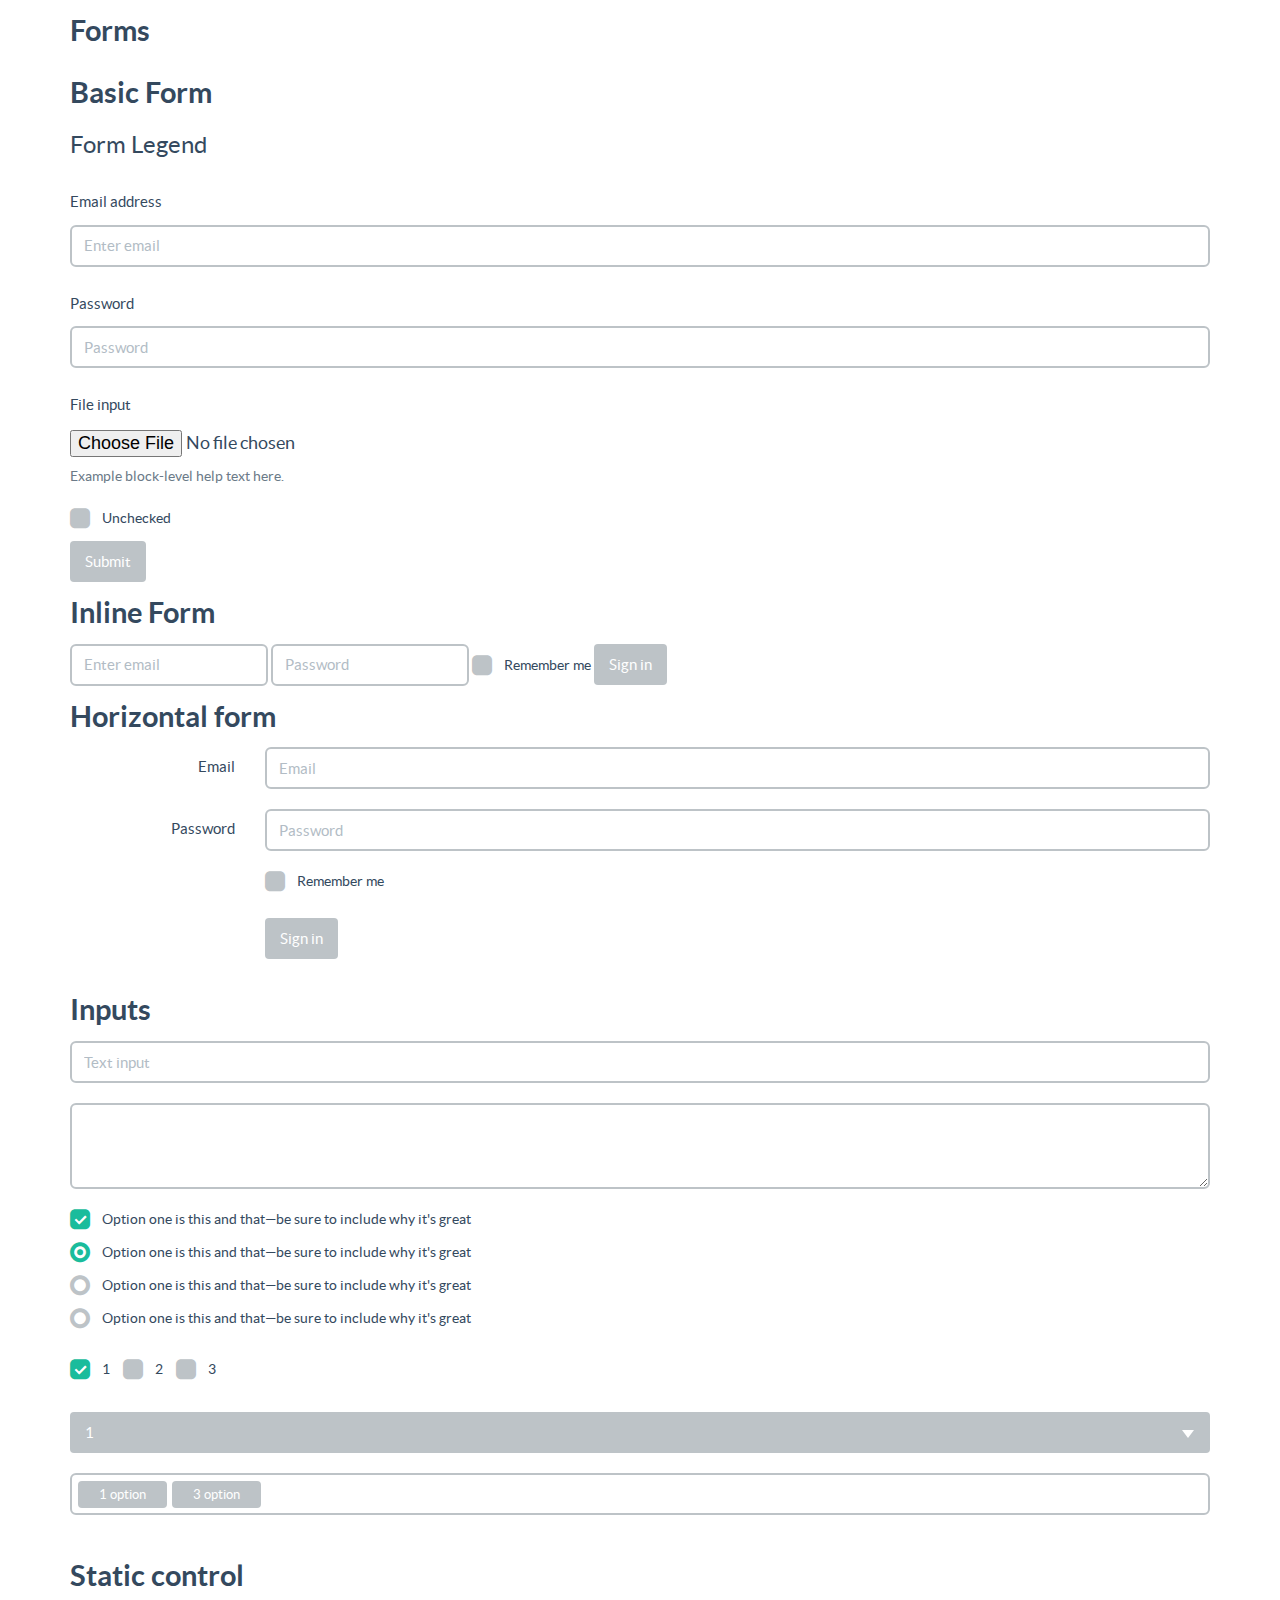
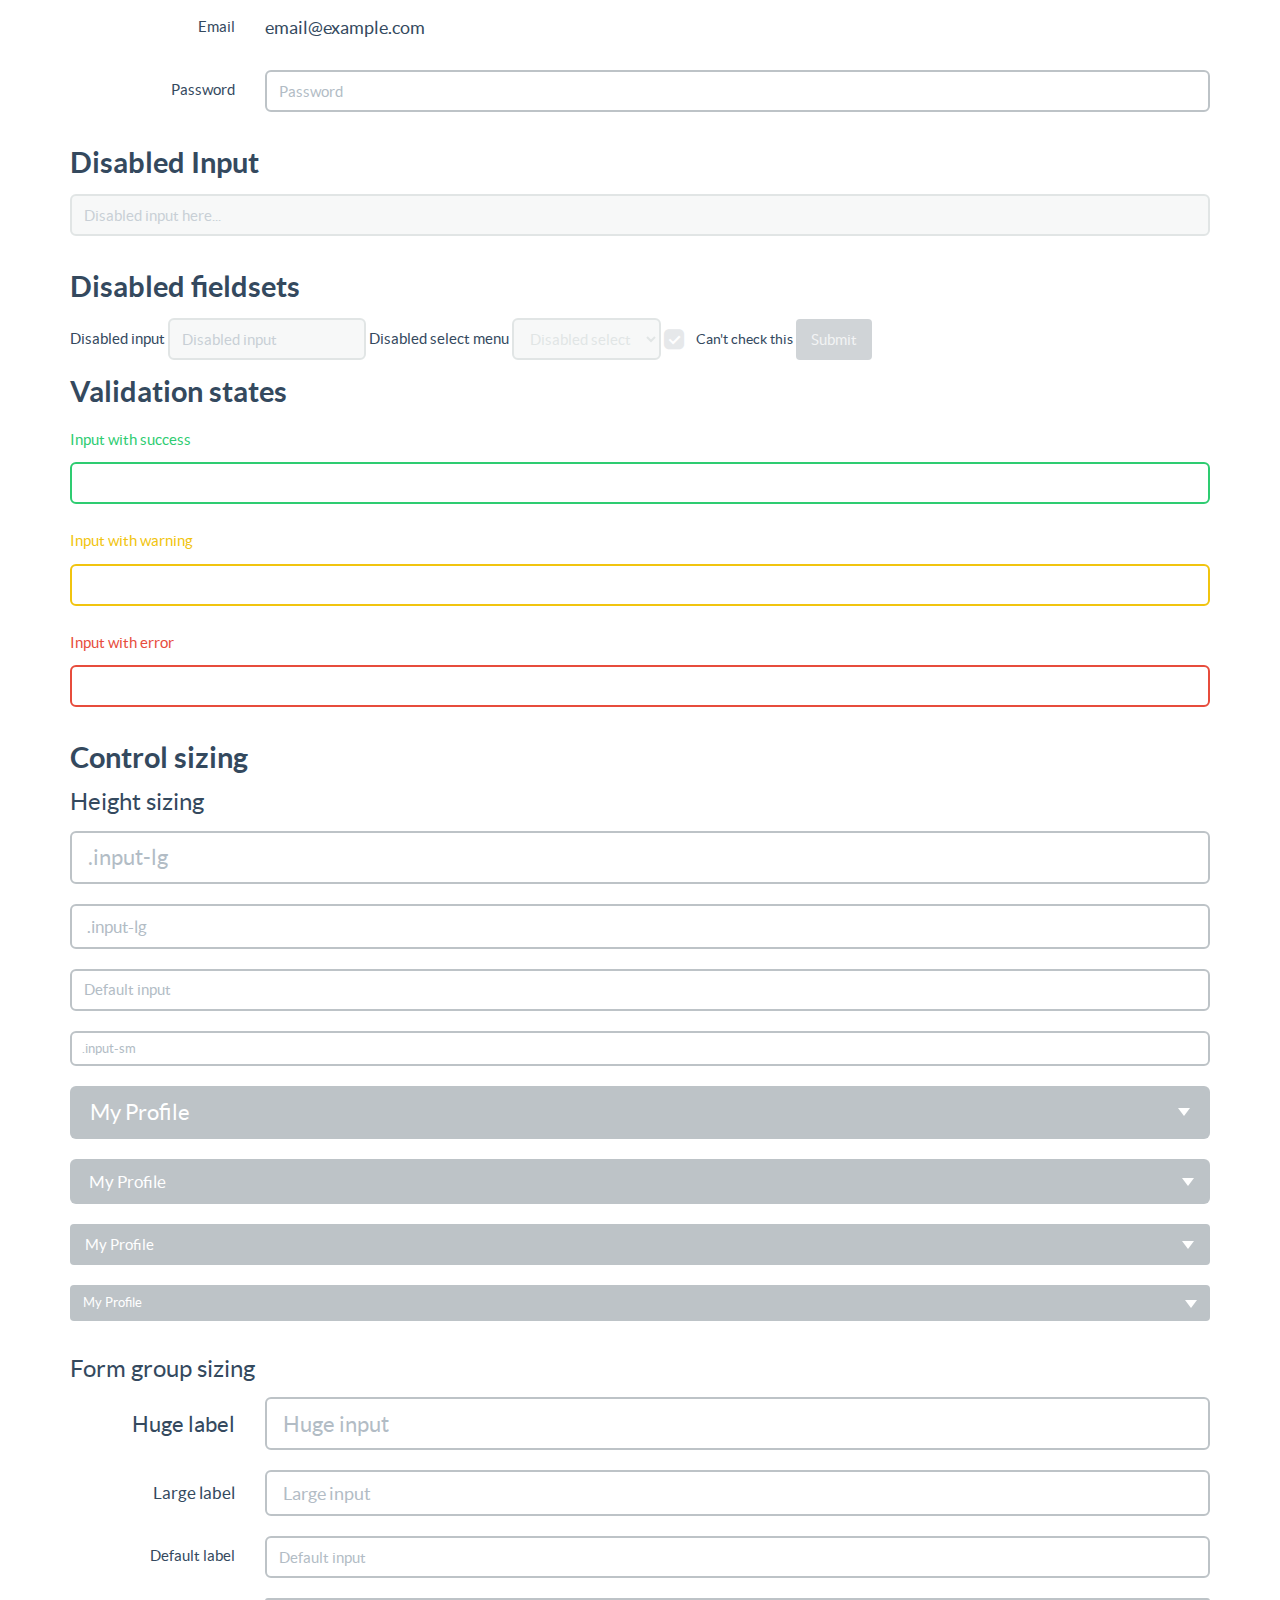
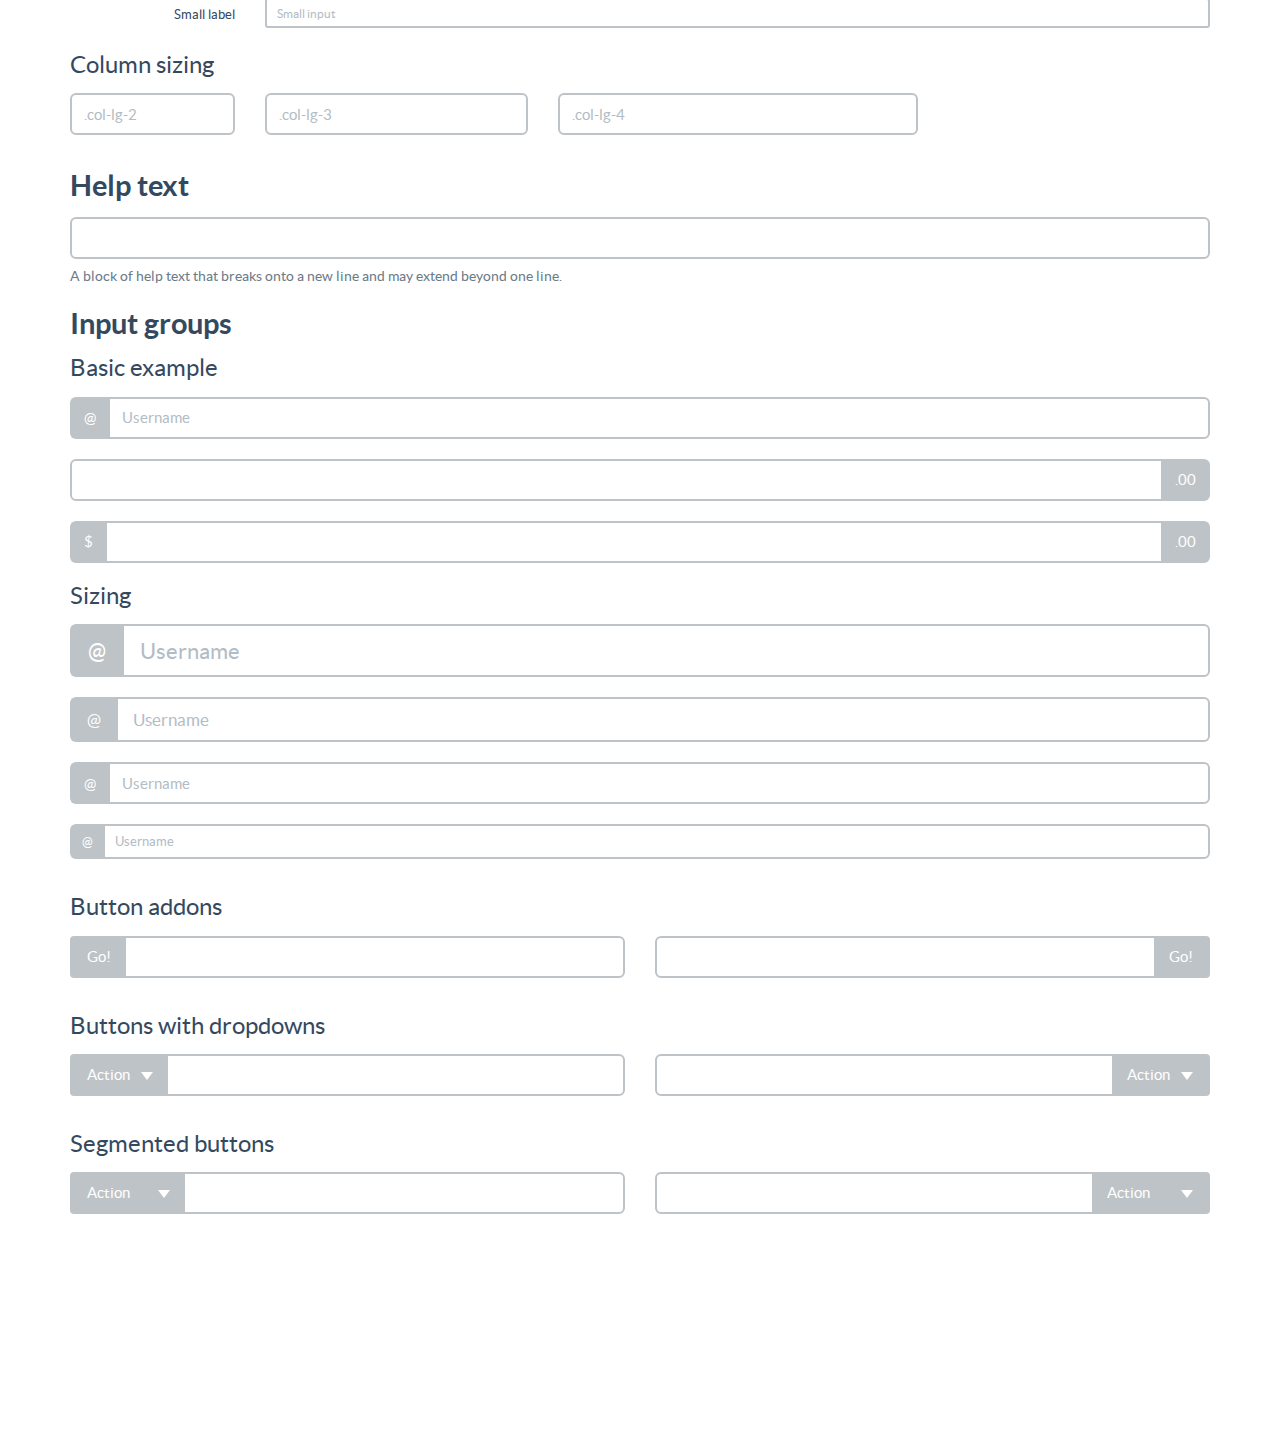
<file: FlatUI/docs/examples/forms.html>
<!DOCTYPE html>
<html lang="en">
  <head>
    <meta charset="utf-8">
    <title>Flat UI Free</title>
    <meta name="viewport" content="width=device-width, initial-scale=1.0">

    <!-- Loading Bootstrap -->
    <link href="../../dist/css/vendor/bootstrap/css/bootstrap.min.css" rel="stylesheet">

    <!-- Loading Flat UI -->
    <link href="../../dist/css/flat-ui.css" rel="stylesheet">

    <link rel="shortcut icon" href="../../dist/img/favicon.ico">

    <!-- HTML5 shim, for IE6-8 support of HTML5 elements. All other JS at the end of file. -->
    <!--[if lt IE 9]>
      <script src="../../dist/js/vendor/html5shiv.js"></script>
      <script src="../../dist/js/vendor/respond.min.js"></script>
    <![endif]-->
  </head>
  <body>

    <style>
      body {
        padding-bottom: 200px;
      }
    </style>

    <div class="container">
      <h4>Forms</h4>
      <div class="row">
        <div class="col-md-12">
          <h4>Basic Form</h4>
          <form role="form">
            <legend>Form Legend</legend>
            <div class="form-group">
              <label for="exampleInputEmail1">Email address</label>
              <input type="email" class="form-control" id="exampleInputEmail1" placeholder="Enter email">
            </div>
            <div class="form-group">
              <label for="exampleInputPassword1">Password</label>
              <input type="password" class="form-control" id="exampleInputPassword1" placeholder="Password">
            </div>
            <div class="form-group">
              <label for="exampleInputFile">File input</label>
              <input type="file" id="exampleInputFile">
              <p class="help-block">Example block-level help text here.</p>
            </div>
            <label class="checkbox" for="checkbox1">
              <input type="checkbox" data-toggle="checkbox" value="" id="checkbox1" required>
              Unchecked
            </label>
            <button type="submit" class="btn btn-default">Submit</button>
          </form>
        </div><!-- /.col-md-12 -->
      </div><!-- /.row -->
      <div class="row">
        <div class="col-md-12">
          <h4>Inline Form</h4>
          <form class="form-inline" role="form">
            <div class="form-group">
              <label class="sr-only" for="exampleInputEmail2">Email address</label>
              <input type="email" class="form-control" id="exampleInputEmail2" placeholder="Enter email">
            </div>
            <div class="form-group">
              <label class="sr-only" for="exampleInputPassword2">Password</label>
              <input type="password" class="form-control" id="exampleInputPassword2" placeholder="Password">
            </div>
            <div class="form-group">
              <label class="checkbox" for="checkbox2">
                <input type="checkbox" data-toggle="checkbox" value="" id="checkbox2" required>
                Remember me
              </label>
            </div>
            <button type="submit" class="btn btn-default">Sign in</button>
          </form>
        </div><!-- /.col-md-12 -->
      </div><!-- /.row -->
      <div class="row">
        <div class="col-md-12">
          <h4>Horizontal form</h4>
          <form class="form-horizontal" role="form">
            <div class="form-group">
              <label for="inputEmail1" class="col-lg-2 control-label">Email</label>
              <div class="col-lg-10">
                <input type="email" class="form-control" id="inputEmail1" placeholder="Email">
              </div>
            </div>
            <div class="form-group">
              <label for="inputPassword1" class="col-lg-2 control-label">Password</label>
              <div class="col-lg-10">
                <input type="password" class="form-control" id="inputPassword1" placeholder="Password">
              </div>
            </div>
            <div class="form-group">
              <div class="col-lg-offset-2 col-lg-10">
                <label class="checkbox" for="checkbox3">
                  <input type="checkbox" data-toggle="checkbox" value="" id="checkbox3" required>
                  Remember me
                </label>
              </div>
            </div>
            <div class="form-group">
              <div class="col-lg-offset-2 col-lg-10">
                <button type="submit" class="btn btn-default">Sign in</button>
              </div>
            </div>
          </form>
        </div><!-- /.col-md-12 -->
      </div><!-- /.row -->
      <div class="row">
        <div class="col-md-12">
          <h4>Inputs</h4>
          <form action="#" class="form">
            <div class="form-group">
              <input type="text" class="form-control" placeholder="Text input">
            </div>
            <div class="form-group">
              <textarea class="form-control" rows="3"></textarea>
            </div>
            <div class="form-group">
              <label class="checkbox" for="checkbox4">
                <input type="checkbox" data-toggle="checkbox" value="" id="checkbox4" required checked>
                 Option one is this and that&mdash;be sure to include why it's great
              </label>
              <label class="radio" for="radio4a">
                <input type="radio" name="optionsRadios" data-toggle="radio" value="" id="radio4a" required checked>
                 Option one is this and that&mdash;be sure to include why it's great
              </label>
              <label class="radio" for="radio4b">
                <input type="radio" name="optionsRadios" data-toggle="radio" value="" id="radio4b" required>
                 Option one is this and that&mdash;be sure to include why it's great
              </label>
              <label class="radio" for="radio4c">
                <input type="radio" name="optionsRadios" data-toggle="radio" value="" id="radio4c" required>
                 Option one is this and that&mdash;be sure to include why it's great
              </label>
            </div>
            <div class="form-group">
              <label class="checkbox checkbox-inline" for="checkbox5a">
                <input type="checkbox" data-toggle="checkbox" value="" id="checkbox5a" required checked> 1
              </label>
              <label class="checkbox checkbox-inline" for="checkbox5b">
                <input type="checkbox" data-toggle="checkbox" value="" id="checkbox5b" required > 2
              </label>
              <label class="checkbox checkbox-inline" for="checkbox5c">
                <input type="checkbox" data-toggle="checkbox" value="" id="checkbox5c" required > 3
              </label>
            </div>
            <div class="form-group">
              <select data-toggle="select" class="form-control select select-default">
                <option>1</option>
                <option>2</option>
                <option>3</option>
                <option>4</option>
                <option>5</option>
              </select>
            </div>
            <div class="form-group">
              <select data-toggle="select" multiple class="form-control multiselect multiselect-default mrs mbm">
                <option value="0" selected>1 option</option>
                <option value="1">2 option</option>
                <option value="2" selected>3 option</option>
                <option value="3">4 option</option>
                <option value="4">5 option</option>
              </select>
            </div>
          </form>
        </div>
      </div><!-- /.row -->
      <div class="row">
        <div class="col-md-12">
          <h4>Static control</h4>
          <form class="form-horizontal" role="form">
            <div class="form-group">
              <label class="col-lg-2 control-label">Email</label>
              <div class="col-lg-10">
                <p class="form-control-static">email@example.com</p>
              </div>
            </div>
            <div class="form-group">
              <label for="inputPassword" class="col-lg-2 control-label">Password</label>
              <div class="col-lg-10">
                <input type="password" class="form-control" id="inputPassword" placeholder="Password">
              </div>
            </div>
          </form>
        </div>
      </div><!-- /.row -->
      <div class="row">
        <div class="col-md-12">
          <h4>Disabled Input</h4>
          <form action="#" class="form">
            <div class="form-group">
              <input class="form-control" id="disabledInput" type="text" placeholder="Disabled input here..." disabled>
            </div>
          </form>
        </div>
      </div><!-- /.row -->
      <div class="row">
        <div class="col-md-12">
          <h4>Disabled fieldsets</h4>
          <form class="form-inline" role="form">
            <fieldset disabled>
              <div class="form-group">
                <label for="disabledTextInput">Disabled input</label>
                <input type="text" id="disabledTextInput" class="form-control" placeholder="Disabled input">
              </div>
              <div class="form-group">
                <label for="disabledSelect">Disabled select menu</label>
                <select id="disabledSelect" class="form-control">
                  <option>Disabled select</option>
                </select>
              </div>
              <label class="checkbox checkbox-inline" for="checkbox6">
                <input type="checkbox" data-toggle="checkbox" value="" id="checkbox6" required checked> Can't check this
              </label>
              <button type="submit" class="btn btn-primary">Submit</button>
            </fieldset>
          </form>
        </div>
      </div><!-- /.row -->
      <div class="row">
        <div class="col-md-12">
          <h4>Validation states</h4>
          <div class="form-group has-success">
            <label class="control-label" for="inputSuccess">Input with success</label>
            <input type="text" class="form-control" id="inputSuccess">
          </div>
          <div class="form-group has-warning">
            <label class="control-label" for="inputWarning">Input with warning</label>
            <input type="text" class="form-control" id="inputWarning">
          </div>
          <div class="form-group has-error">
            <label class="control-label" for="inputError">Input with error</label>
            <input type="text" class="form-control" id="inputError">
          </div>
        </div>
      </div><!-- /.row -->
      <div class="row">
        <div class="col-md-12">
          <h4>Control sizing</h4>
          <h6>Height sizing</h6>
          <div class="form-group">
            <input class="form-control input-hg" type="text" placeholder=".input-lg">
          </div>
          <div class="form-group">
            <input class="form-control input-lg" type="text" placeholder=".input-lg">
          </div>
          <div class="form-group">
            <input class="form-control" type="text" placeholder="Default input">
          </div>
          <div class="form-group">
            <input class="form-control input-sm" type="text" placeholder=".input-sm">
          </div>

          <div class="form-group">
            <select data-toggle="select" class="form-control select select-default select-hg">
              <optgroup label="Profile">
                <option value="0">My Profile</option>
                <option value="1">My Friends</option>
              </optgroup>
              <optgroup label="System">
                <option value="2">Messages</option>
                <option value="3">My Settings</option>
                <option value="4" class="highlighted">Logout</option>
              </optgroup>
            </select>
          </div>
          <div class="form-group">
            <select data-toggle="select" class="form-control select select-default select-lg">
              <optgroup label="Profile">
                <option value="0">My Profile</option>
                <option value="1">My Friends</option>
              </optgroup>
              <optgroup label="System">
                <option value="2">Messages</option>
                <option value="3">My Settings</option>
                <option value="4" class="highlighted">Logout</option>
              </optgroup>
            </select>
          </div>
          <div class="form-group">
            <select data-toggle="select" class="form-control select select-default">
              <optgroup label="Profile">
                <option value="0">My Profile</option>
                <option value="1">My Friends</option>
              </optgroup>
              <optgroup label="System">
                <option value="2">Messages</option>
                <option value="3">My Settings</option>
                <option value="4" class="highlighted">Logout</option>
              </optgroup>
            </select>
          </div>
          <div class="form-group">
            <select data-toggle="select" class="form-control select select-default select-sm">
              <optgroup label="Profile">
                <option value="0">My Profile</option>
                <option value="1">My Friends</option>
              </optgroup>
              <optgroup label="System">
                <option value="2">Messages</option>
                <option value="3">My Settings</option>
                <option value="4" class="highlighted">Logout</option>
              </optgroup>
            </select>
          </div>
        </div>
      </div>
      <h6>Form group sizing</h6>
      <form class="form-horizontal" role="form">
        <div class="form-group form-group-hg">
          <label class="col-sm-2 control-label" for="formGroupInputHuge">Huge label</label>
          <div class="col-sm-10">
            <input class="form-control" type="text" id="formGroupInputHuge" placeholder="Huge input">
          </div>
        </div>
        <div class="form-group form-group-lg">
          <label class="col-sm-2 control-label" for="formGroupInputLarge">Large label</label>
          <div class="col-sm-10">
            <input class="form-control" type="text" id="formGroupInputLarge" placeholder="Large input">
          </div>
        </div>
        <div class="form-group">
          <label class="col-sm-2 control-label" for="formGroupInputDefault">Default label</label>
          <div class="col-sm-10">
            <input class="form-control" type="text" id="formGroupInputDefault" placeholder="Default input">
          </div>
        </div>
        <div class="form-group form-group-sm">
          <label class="col-sm-2 control-label" for="formGroupInputSmall">Small label</label>
          <div class="col-sm-10">
            <input class="form-control" type="text" id="formGroupInputSmall" placeholder="Small input">
          </div>
        </div>
      </form>
      <h6>Column sizing</h6>
      <div class="row">
        <div class="col-lg-2">
          <div class="form-group">
            <input type="text" class="form-control" placeholder=".col-lg-2">
          </div><!-- /.form-group -->
        </div>
        <div class="col-lg-3">
          <div class="form-group">
            <input type="text" class="form-control" placeholder=".col-lg-3">
          </div><!-- /.form-group -->
        </div>
        <div class="col-lg-4">
          <div class="form-group">
            <input type="text" class="form-control" placeholder=".col-lg-4">
          </div><!-- /.form-group -->
        </div>
      </div>
      <div class="row">
        <div class="col-md-12">
          <h4>Help text</h4>
          <form class="form">
            <input type="text" class="form-control">
            <span class="help-block">A block of help text that breaks onto a new line and may extend beyond one line.</span>
          </form>
        </div>
      </div>
      <div class="row">
        <div class="col-md-12">
          <h4>Input groups</h4>
          <h6>Basic example</h6>
          <div class="form-group">
            <div class="input-group">
              <span class="input-group-addon">@</span>
              <input type="text" class="form-control" placeholder="Username">
            </div>
          </div>
          <div class="form-group">
            <div class="input-group">
              <input type="text" class="form-control">
              <span class="input-group-addon">.00</span>
            </div>
          </div>
          <div class="form-group">
            <div class="input-group">
              <span class="input-group-addon">$</span>
              <input type="text" class="form-control">
              <span class="input-group-addon">.00</span>
            </div>
          </div>
          <h6>Sizing</h6>
          <div class="form-group">
            <div class="input-group input-group-hg">
              <span class="input-group-addon">@</span>
              <input type="text" class="form-control input-hg" placeholder="Username">
            </div>
          </div>
          <div class="form-group">
            <div class="input-group input-group-lg">
              <span class="input-group-addon">@</span>
              <input type="text" class="form-control input-lg" placeholder="Username">
            </div>
          </div>

          <div class="form-group">
            <div class="input-group">
              <span class="input-group-addon">@</span>
              <input type="text" class="form-control" placeholder="Username">
            </div>
          </div>

          <div class="form-group">
            <div class="input-group input-group-sm">
              <span class="input-group-addon">@</span>
              <input type="text" class="form-control" placeholder="Username">
            </div>
          </div>

        </div>
      </div><!-- /.row -->
      <h6>Button addons</h6>
      <div class="row">
        <div class="col-lg-6">
          <div class="form-group">
            <div class="input-group">
              <span class="input-group-btn">
                <button class="btn btn-default" type="button">Go!</button>
              </span>
              <input type="text" class="form-control">
            </div><!-- /input-group -->
          </div>
        </div><!-- /.col-lg-6 -->
        <div class="col-lg-6">
          <div class="form-group">
            <div class="input-group">
              <input type="text" class="form-control">
              <span class="input-group-btn">
                <button class="btn btn-default" type="button">Go!</button>
              </span>
            </div><!-- /input-group -->
          </div><!-- /.form-group -->
        </div><!-- /.col-lg-6 -->
      </div><!-- /.row -->
      <h6>Buttons with dropdowns</h6>
      <div class="row">
        <div class="col-lg-6">
          <div class="form-group">
            <div class="input-group">
              <div class="input-group-btn">
                <button type="button" class="btn btn-default dropdown-toggle" data-toggle="dropdown">Action <span class="caret"></span></button>
                <ul class="dropdown-menu">
                  <li><a href="#">Action</a></li>
                  <li><a href="#">Another action</a></li>
                  <li><a href="#">Something else here</a></li>
                  <li class="divider"></li>
                  <li><a href="#">Separated link</a></li>
                </ul>
              </div><!-- /btn-group -->
              <input type="text" class="form-control">
            </div><!-- /input-group -->
          </div><!-- /.form-group -->
        </div><!-- /.col-lg-6 -->
        <div class="col-lg-6">
          <div class="form-group">
            <div class="input-group">
              <input type="text" class="form-control">
              <div class="input-group-btn">
                <button type="button" class="btn btn-default dropdown-toggle" data-toggle="dropdown">Action <span class="caret"></span></button>
                <ul class="dropdown-menu pull-right">
                  <li><a href="#">Action</a></li>
                  <li><a href="#">Another action</a></li>
                  <li><a href="#">Something else here</a></li>
                  <li class="divider"></li>
                  <li><a href="#">Separated link</a></li>
                </ul>
              </div><!-- /btn-group -->
            </div><!-- /input-group -->
          </div><!-- /.form-group -->
        </div><!-- /.col-lg-6 -->
      </div><!-- /.row -->
      <h6>Segmented buttons</h6>
      <div class="row">
        <div class="col-lg-6">
          <div class="form-group">
            <div class="input-group">
              <div class="input-group-btn">
                <button tabindex="-1" class="btn btn-default" type="button">Action</button>
                <button tabindex="-1" data-toggle="dropdown" class="btn btn-default dropdown-toggle" type="button">
                  <span class="caret"></span>
                </button>
                <ul role="menu" class="dropdown-menu">
                  <li><a href="#">Action</a></li>
                  <li><a href="#">Another action</a></li>
                  <li><a href="#">Something else here</a></li>
                  <li class="divider"></li>
                  <li><a href="#">Separated link</a></li>
                </ul>
              </div>
              <input type="text" class="form-control">
            </div><!-- /.input-group -->
          </div><!-- /.form-group -->
        </div><!-- /.col-lg-6 -->
        <div class="col-lg-6">
          <div class="form-group">
            <div class="input-group">
              <input type="text" class="form-control">
              <div class="input-group-btn">
                <button tabindex="-1" class="btn btn-default" type="button">Action</button>
                <button tabindex="-1" data-toggle="dropdown" class="btn btn-default dropdown-toggle" type="button">
                  <span class="caret"></span>
                </button>
                <ul role="menu" class="dropdown-menu pull-right">
                  <li><a href="#">Action</a></li>
                  <li><a href="#">Another action</a></li>
                  <li><a href="#">Something else here</a></li>
                  <li class="divider"></li>
                  <li><a href="#">Separated link</a></li>
                </ul>
              </div>
            </div><!-- /.input-group -->
          </div><!-- /.form-group -->
        </div><!-- /.col-lg-6 -->
      </div><!-- /.row -->
    </div><!-- /.container -->

    <!-- jQuery (necessary for Bootstrap's JavaScript plugins) -->
    <script src="../../dist/js/vendor/jquery.min.js"></script>
    <!-- Include all compiled plugins (below), or include individual files as needed -->
    <script src="../../dist/js/flat-ui.min.js"></script>

    <script src="../assets/js/application.js"></script>

  </body>
</html>
</file>
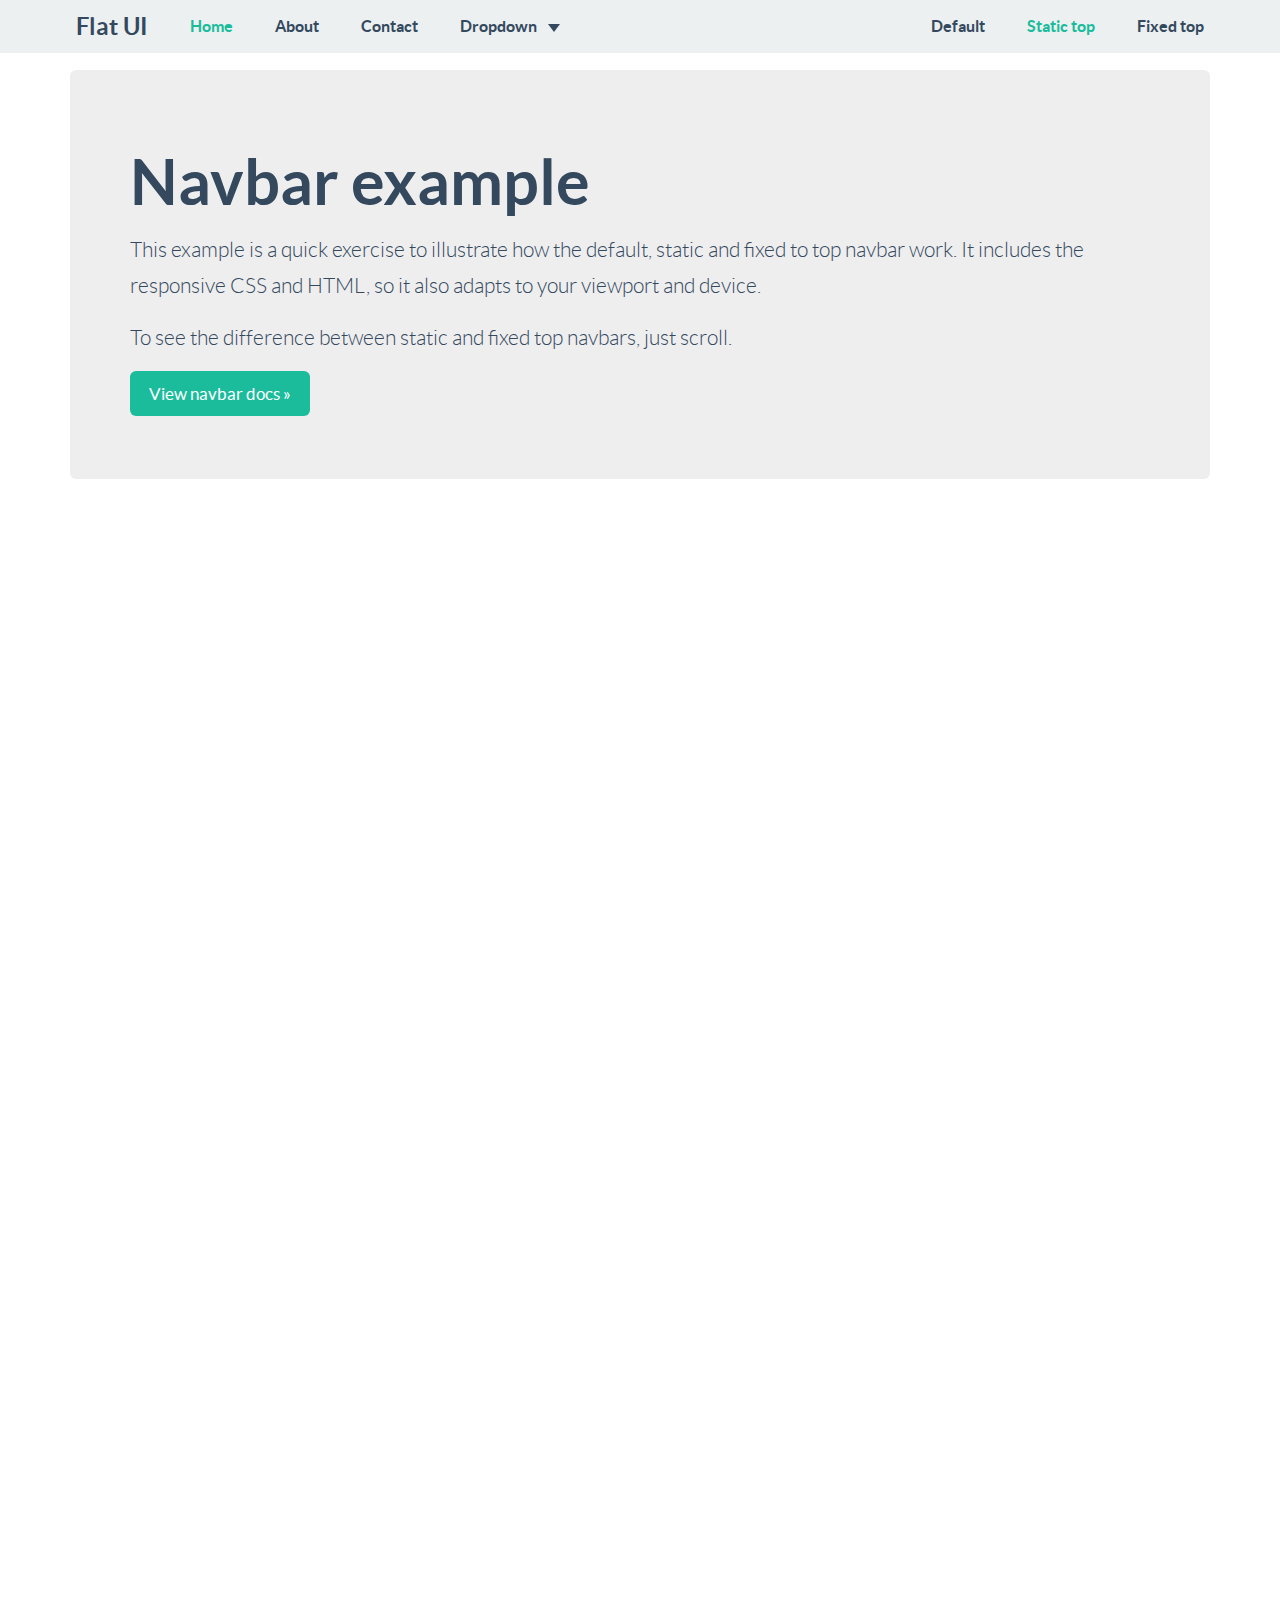
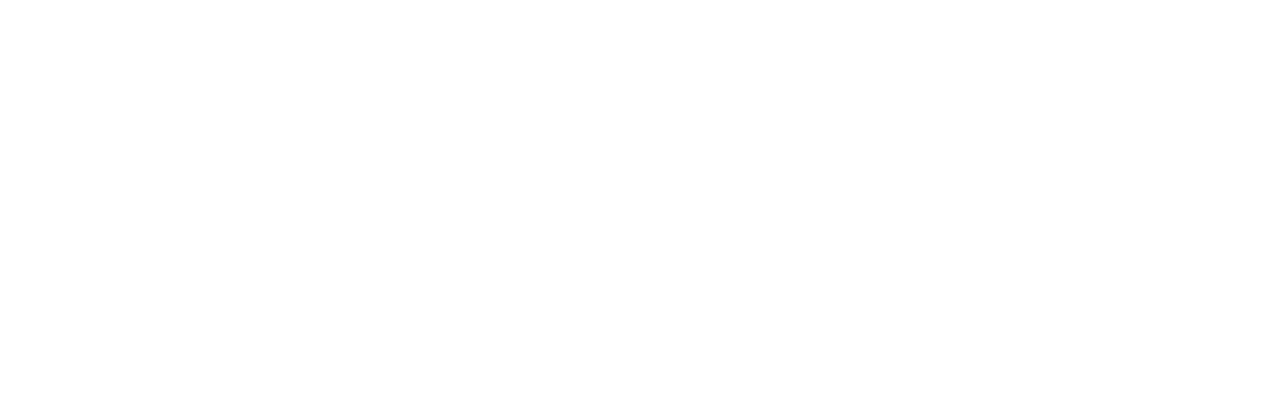
<file: FlatUI/docs/examples/navbar-fixed-top.html>
<!DOCTYPE html>
<html lang="en">
  <head>
    <meta charset="utf-8">
    <title>Flat UI Free</title>
    <meta name="viewport" content="width=device-width, initial-scale=1.0">

    <!-- Loading Bootstrap -->
    <link href="../../dist/css/vendor/bootstrap/css/bootstrap.min.css" rel="stylesheet">

    <!-- Loading Flat UI -->
    <link href="../../dist/css/flat-ui.css" rel="stylesheet">

    <link rel="shortcut icon" href="../../dist/img/favicon.ico">

    <!-- HTML5 shim, for IE6-8 support of HTML5 elements. All other JS at the end of file. -->
    <!--[if lt IE 9]>
      <script src="../../dist/js/vendor/html5shiv.js"></script>
      <script src="../../dist/js/vendor/respond.min.js"></script>
    <![endif]-->
  </head>
  <body>
    <style>
      body {
        min-height: 2000px;
        padding-top: 70px;
      }
    </style>

    <!-- Static navbar -->
    <div class="navbar navbar-default navbar-fixed-top" role="navigation">
      <div class="container">
        <div class="navbar-header">
          <button type="button" class="navbar-toggle" data-toggle="collapse" data-target=".navbar-collapse">
            <span class="sr-only">Toggle navigation</span>
          </button>
          <a class="navbar-brand" href="#">Flat UI</a>
        </div>
        <div class="navbar-collapse collapse">
          <ul class="nav navbar-nav">
            <li class="active"><a href="#">Home</a></li>
            <li><a href="#about">About</a></li>
            <li><a href="#contact">Contact</a></li>
            <li class="dropdown">
              <a href="#" class="dropdown-toggle" data-toggle="dropdown">Dropdown <b class="caret"></b></a>
              <ul class="dropdown-menu">
                <li><a href="#">Action</a></li>
                <li><a href="#">Another action</a></li>
                <li><a href="#">Something else here</a></li>
                <li class="divider"></li>
                <li class="dropdown-header">Nav header</li>
                <li><a href="#">Separated link</a></li>
                <li><a href="#">One more separated link</a></li>
              </ul>
            </li>
          </ul>
          <ul class="nav navbar-nav navbar-right">
            <li><a href="../navbar/">Default</a></li>
            <li class="active"><a href="./">Static top</a></li>
            <li><a href="../navbar-fixed-top/">Fixed top</a></li>
          </ul>
        </div><!--/.nav-collapse -->
      </div>
    </div>


    <div class="container">

      <!-- Main component for a primary marketing message or call to action -->
      <div class="jumbotron">
        <h1>Navbar example</h1>
        <p>This example is a quick exercise to illustrate how the default, static and fixed to top navbar work. It includes the responsive CSS and HTML, so it also adapts to your viewport and device.</p>
        <p>To see the difference between static and fixed top navbars, just scroll.</p>
        <p>
          <a class="btn btn-lg btn-primary" href="../../components/#navbar" role="button">View navbar docs &raquo;</a>
        </p>
      </div>

    </div> <!-- /container -->

    <!-- jQuery (necessary for Bootstrap's JavaScript plugins) -->
    <script src="../../dist/js/vendor/jquery.min.js"></script>
    <!-- Include all compiled plugins (below), or include individual files as needed -->
    <script src="../../dist/js/flat-ui.min.js"></script>

    <script src="../assets/js/application.js"></script>

  </body>
</html>
</file>
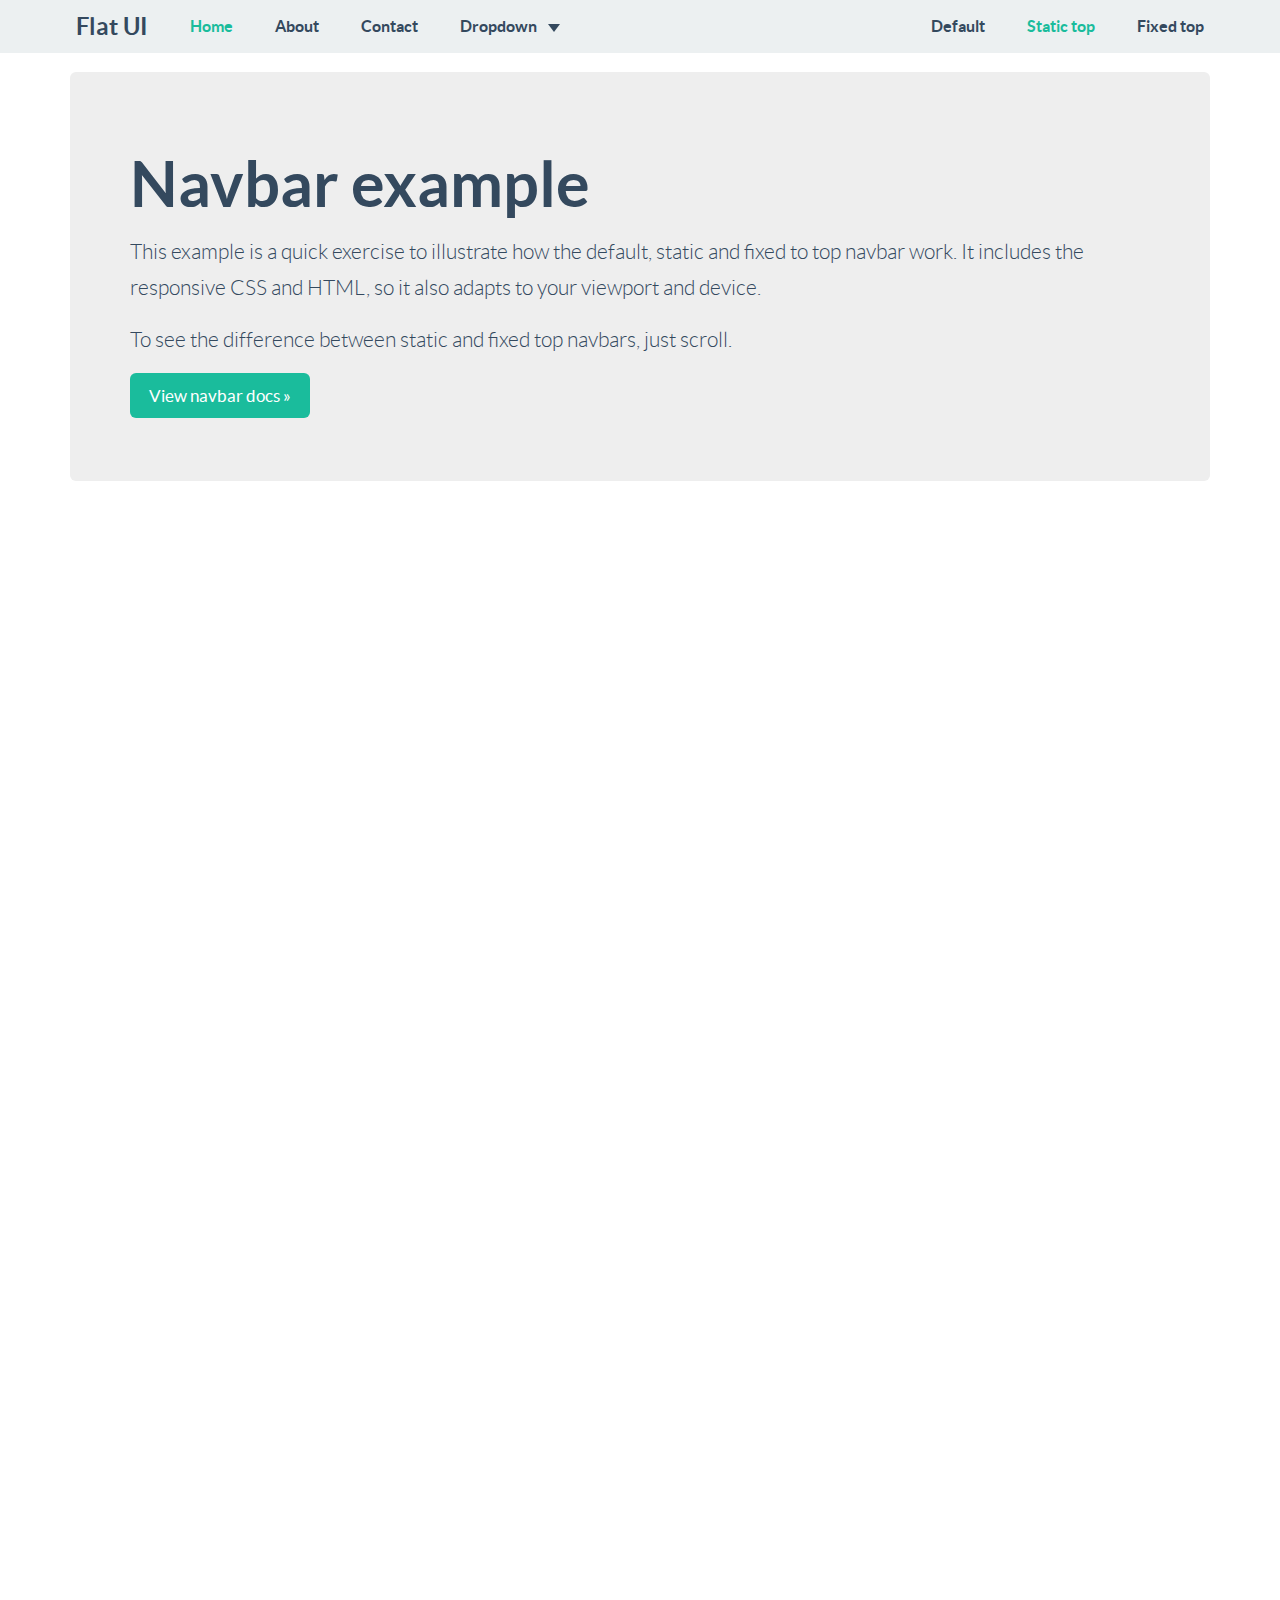
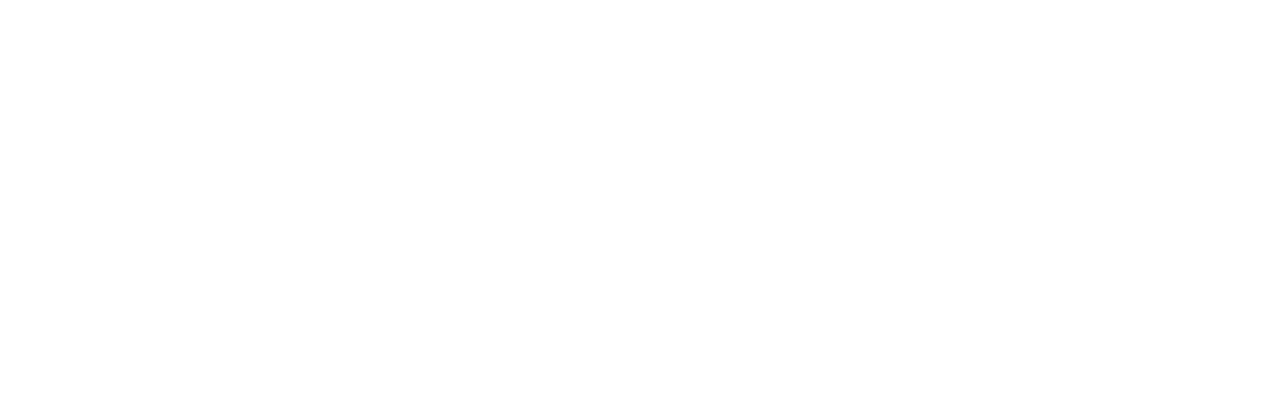
<file: FlatUI/docs/examples/navbar-static-top.html>
<!DOCTYPE html>
<html lang="en">
  <head>
    <meta charset="utf-8">
    <title>Flat UI Free</title>
    <meta name="viewport" content="width=device-width, initial-scale=1.0">

    <!-- Loading Bootstrap -->
    <link href="../../dist/css/vendor/bootstrap/css/bootstrap.min.css" rel="stylesheet">

    <!-- Loading Flat UI -->
    <link href="../../dist/css/flat-ui.css" rel="stylesheet">

    <link rel="shortcut icon" href="../../dist/img/favicon.ico">

    <!-- HTML5 shim, for IE6-8 support of HTML5 elements. All other JS at the end of file. -->
    <!--[if lt IE 9]>
      <script src="../../dist/js/vendor/html5shiv.js"></script>
      <script src="../../dist/js/vendor/respond.min.js"></script>
    <![endif]-->
  </head>
  <body>
    <style>
      body {
        min-height: 2000px;
      }

      .navbar-static-top {
        margin-bottom: 19px;
      }
    </style>

    <!-- Static navbar -->
    <div class="navbar navbar-default navbar-static-top" role="navigation">
      <div class="container">
        <div class="navbar-header">
          <button type="button" class="navbar-toggle" data-toggle="collapse" data-target=".navbar-collapse">
            <span class="sr-only">Toggle navigation</span>
          </button>
          <a class="navbar-brand" href="#">Flat UI</a>
        </div>
        <div class="navbar-collapse collapse">
          <ul class="nav navbar-nav">
            <li class="active"><a href="#">Home</a></li>
            <li><a href="#about">About</a></li>
            <li><a href="#contact">Contact</a></li>
            <li class="dropdown">
              <a href="#" class="dropdown-toggle" data-toggle="dropdown">Dropdown <b class="caret"></b></a>
              <ul class="dropdown-menu">
                <li><a href="#">Action</a></li>
                <li><a href="#">Another action</a></li>
                <li><a href="#">Something else here</a></li>
                <li class="divider"></li>
                <li class="dropdown-header">Nav header</li>
                <li><a href="#">Separated link</a></li>
                <li><a href="#">One more separated link</a></li>
              </ul>
            </li>
          </ul>
          <ul class="nav navbar-nav navbar-right">
            <li><a href="../navbar/">Default</a></li>
            <li class="active"><a href="./">Static top</a></li>
            <li><a href="../navbar-fixed-top/">Fixed top</a></li>
          </ul>
        </div><!--/.nav-collapse -->
      </div>
    </div>


    <div class="container">

      <!-- Main component for a primary marketing message or call to action -->
      <div class="jumbotron">
        <h1>Navbar example</h1>
        <p>This example is a quick exercise to illustrate how the default, static and fixed to top navbar work. It includes the responsive CSS and HTML, so it also adapts to your viewport and device.</p>
        <p>To see the difference between static and fixed top navbars, just scroll.</p>
        <p>
          <a class="btn btn-lg btn-primary" href="../../components/#navbar" role="button">View navbar docs &raquo;</a>
        </p>
      </div>

    </div> <!-- /container -->

    <!-- jQuery (necessary for Bootstrap's JavaScript plugins) -->
    <script src="../../dist/js/vendor/jquery.min.js"></script>
    <!-- Include all compiled plugins (below), or include individual files as needed -->
    <script src="../../dist/js/flat-ui.min.js"></script>

    <script src="../assets/js/application.js"></script>

  </body>
</html>
</file>
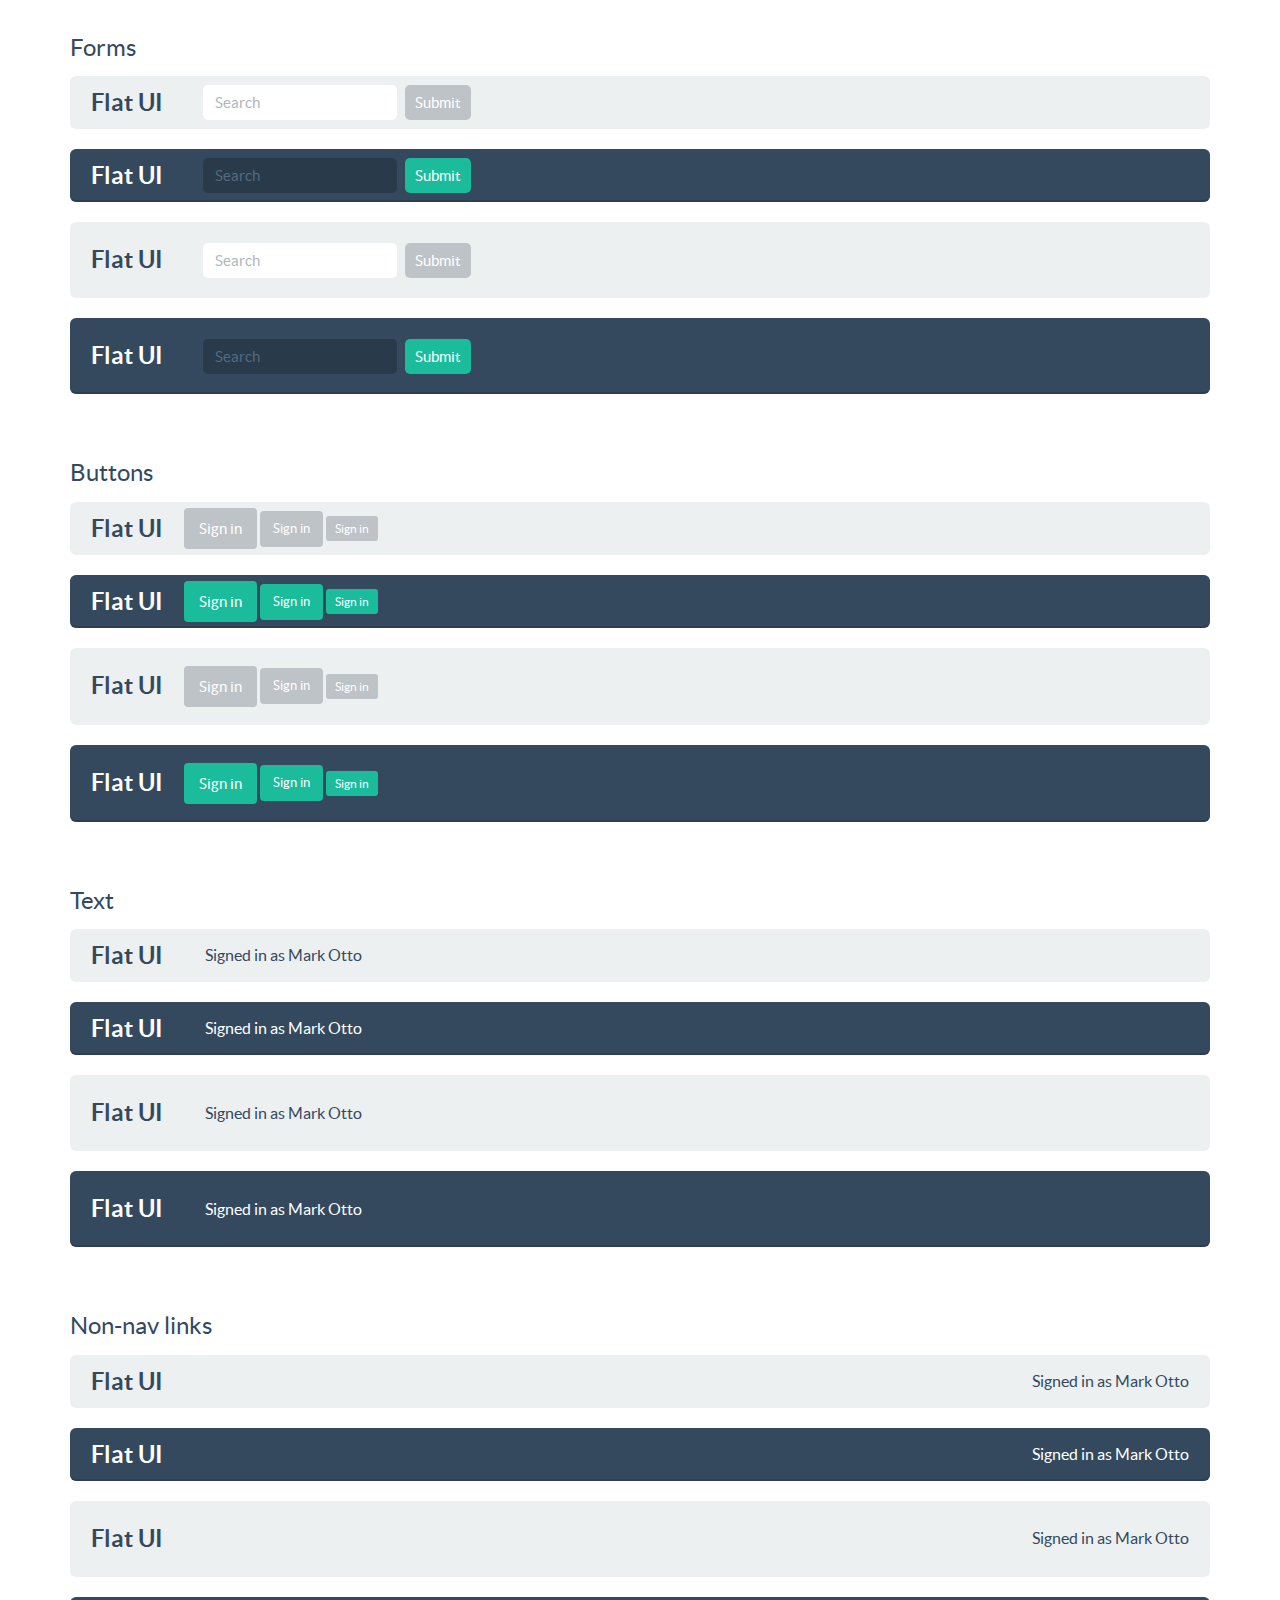
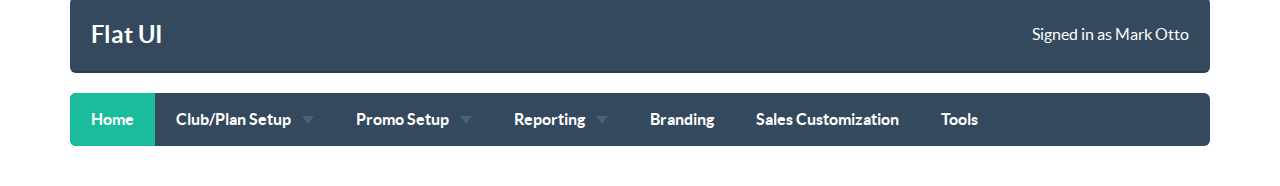
<file: FlatUI/docs/examples/navbars-with-elements.html>
<!DOCTYPE html>
<html lang="en">
  <head>
    <meta charset="utf-8">
    <title>Flat UI Free</title>
    <meta name="viewport" content="width=device-width, initial-scale=1.0">

    <!-- Loading Bootstrap -->
    <link href="../../dist/css/vendor/bootstrap/css/bootstrap.min.css" rel="stylesheet">

    <!-- Loading Flat UI -->
    <link href="../../dist/css/flat-ui.css" rel="stylesheet">

    <link rel="shortcut icon" href="../../dist/img/favicon.ico">

    <!-- HTML5 shim, for IE6-8 support of HTML5 elements. All other JS at the end of file. -->
    <!--[if lt IE 9]>
      <script src="../../dist/js/vendor/html5shiv.js"></script>
      <script src="../../dist/js/vendor/respond.min.js"></script>
    <![endif]-->
  </head>
  <body>
    <style>
      body {
          padding-bottom: 20px;
          padding-top: 20px;
      }
      .navbar {
          margin-bottom: 20px;
      }
    </style>
    <div class="container">
      <h6>Forms</h6>
      <nav role="navigation" class="navbar navbar-default">
        <div class="navbar-header">
          <button data-target="#bs-example-navbar-collapse-2" data-toggle="collapse" class="navbar-toggle" type="button">
            <span class="sr-only">Toggle navigation</span>
            <span class="icon-bar"></span>
            <span class="icon-bar"></span>
            <span class="icon-bar"></span>
          </button>
          <a href="#" class="navbar-brand">Flat UI</a>
        </div>
        <div id="bs-example-navbar-collapse-2" class="collapse navbar-collapse">
          <form role="search" class="navbar-form navbar-left">
            <div class="form-group">
              <input type="text" placeholder="Search" class="form-control">
            </div>
            <button class="btn btn-default" type="submit">Submit</button>
          </form>
        </div>
      </nav>
      <nav role="navigation" class="navbar navbar-inverse navbar-embossed">
        <div class="navbar-header">
          <button data-target="#bs-example-navbar-collapse-3" data-toggle="collapse" class="navbar-toggle" type="button">
            <span class="sr-only">Toggle navigation</span>
            <span class="icon-bar"></span>
            <span class="icon-bar"></span>
            <span class="icon-bar"></span>
          </button>
          <a href="#" class="navbar-brand">Flat UI</a>
        </div>
        <div id="bs-example-navbar-collapse-3" class="collapse navbar-collapse">
          <form role="search" class="navbar-form navbar-left">
            <div class="form-group">
              <input type="text" placeholder="Search" class="form-control">
            </div>
            <button class="btn btn-default" type="submit">Submit</button>
          </form>
        </div>
      </nav>
      <nav role="navigation" class="navbar navbar-default navbar-lg">
        <div class="navbar-header">
          <button data-target="#bs-example-navbar-collapse-4" data-toggle="collapse" class="navbar-toggle" type="button">
            <span class="sr-only">Toggle navigation</span>
            <span class="icon-bar"></span>
            <span class="icon-bar"></span>
            <span class="icon-bar"></span>
          </button>
          <a href="#" class="navbar-brand">Flat UI</a>
        </div>
        <div id="bs-example-navbar-collapse-4" class="collapse navbar-collapse">
          <form role="search" class="navbar-form navbar-left">
            <div class="form-group">
              <input type="text" placeholder="Search" class="form-control">
            </div>
            <button class="btn btn-default" type="submit">Submit</button>
          </form>
        </div>
      </nav>
      <nav role="navigation" class="navbar navbar-inverse navbar-embossed navbar-lg">
        <div class="navbar-header">
          <button data-target="#bs-example-navbar-collapse-5" data-toggle="collapse" class="navbar-toggle" type="button">
            <span class="sr-only">Toggle navigation</span>
            <span class="icon-bar"></span>
            <span class="icon-bar"></span>
            <span class="icon-bar"></span>
          </button>
          <a href="#" class="navbar-brand">Flat UI</a>
        </div>
        <div id="bs-example-navbar-collapse-5" class="collapse navbar-collapse">
          <form role="search" class="navbar-form navbar-left">
            <div class="form-group">
              <input type="text" placeholder="Search" class="form-control">
            </div>
            <button class="btn btn-default" type="submit">Submit</button>
          </form>
        </div>
      </nav>
      <br>
      <h6>Buttons</h6>
      <nav role="navigation" class="navbar navbar-default">
        <div class="navbar-header">
          <button data-target="#bs-example-navbar-collapse-6" data-toggle="collapse" class="navbar-toggle" type="button">
            <span class="sr-only">Toggle navigation</span>
            <span class="icon-bar"></span>
            <span class="icon-bar"></span>
            <span class="icon-bar"></span>
          </button>
          <a href="#" class="navbar-brand">Flat UI</a>
        </div>
        <div id="bs-example-navbar-collapse-6" class="collapse navbar-collapse">
          <button class="btn btn-default navbar-btn" type="button">Sign in</button>
          <button class="btn btn-default navbar-btn btn-sm" type="button">Sign in</button>
          <button class="btn btn-default navbar-btn btn-xs" type="button">Sign in</button>
        </div>
      </nav>
      <nav role="navigation" class="navbar navbar-inverse navbar-embossed">
        <div class="navbar-header">
          <button data-target="#bs-example-navbar-collapse-7" data-toggle="collapse" class="navbar-toggle" type="button">
            <span class="sr-only">Toggle navigation</span>
            <span class="icon-bar"></span>
            <span class="icon-bar"></span>
            <span class="icon-bar"></span>
          </button>
          <a href="#" class="navbar-brand">Flat UI</a>
        </div>
        <div id="bs-example-navbar-collapse-7" class="collapse navbar-collapse">
          <button class="btn btn-default navbar-btn" type="button">Sign in</button>
          <button class="btn btn-default navbar-btn btn-sm" type="button">Sign in</button>
          <button class="btn btn-default navbar-btn btn-xs" type="button">Sign in</button>
        </div>
      </nav>
      <nav role="navigation" class="navbar navbar-default navbar-lg">
        <div class="navbar-header">
          <button data-target="#bs-example-navbar-collapse-8" data-toggle="collapse" class="navbar-toggle" type="button">
            <span class="sr-only">Toggle navigation</span>
            <span class="icon-bar"></span>
            <span class="icon-bar"></span>
            <span class="icon-bar"></span>
          </button>
          <a href="#" class="navbar-brand">Flat UI</a>
        </div>
        <div id="bs-example-navbar-collapse-8" class="collapse navbar-collapse">
          <button class="btn btn-default navbar-btn" type="button">Sign in</button>
          <button class="btn btn-default navbar-btn btn-sm" type="button">Sign in</button>
          <button class="btn btn-default navbar-btn btn-xs" type="button">Sign in</button>
        </div>
      </nav>
      <nav role="navigation" class="navbar navbar-inverse navbar-embossed navbar-lg">
        <div class="navbar-header">
          <button data-target="#bs-example-navbar-collapse-9" data-toggle="collapse" class="navbar-toggle" type="button">
            <span class="sr-only">Toggle navigation</span>
            <span class="icon-bar"></span>
            <span class="icon-bar"></span>
            <span class="icon-bar"></span>
          </button>
          <a href="#" class="navbar-brand">Flat UI</a>
        </div>
        <div id="bs-example-navbar-collapse-9" class="collapse navbar-collapse">
          <button class="btn btn-default navbar-btn" type="button">Sign in</button>
          <button class="btn btn-default navbar-btn btn-sm" type="button">Sign in</button>
          <button class="btn btn-default navbar-btn btn-xs" type="button">Sign in</button>
        </div>
      </nav>
      <br>
      <h6>Text</h6>
      <nav role="navigation" class="navbar navbar-default">
        <div class="navbar-header">
          <button data-target="#bs-example-navbar-collapse-10" data-toggle="collapse" class="navbar-toggle" type="button">
            <span class="sr-only">Toggle navigation</span>
            <span class="icon-bar"></span>
            <span class="icon-bar"></span>
            <span class="icon-bar"></span>
          </button>
          <a href="#" class="navbar-brand">Flat UI</a>
        </div>
        <div id="bs-example-navbar-collapse-10" class="collapse navbar-collapse">
          <p class="navbar-text">Signed in as Mark Otto</p>
        </div>
      </nav>
      <nav role="navigation" class="navbar navbar-inverse navbar-embossed">
        <div class="navbar-header">
          <button data-target="#bs-example-navbar-collapse-11" data-toggle="collapse" class="navbar-toggle" type="button">
            <span class="sr-only">Toggle navigation</span>
            <span class="icon-bar"></span>
            <span class="icon-bar"></span>
            <span class="icon-bar"></span>
          </button>
          <a href="#" class="navbar-brand">Flat UI</a>
        </div>
        <div id="bs-example-navbar-collapse-11" class="collapse navbar-collapse">
          <p class="navbar-text">Signed in as Mark Otto</p>
        </div>
      </nav>
      <nav role="navigation" class="navbar navbar-default navbar-lg">
        <div class="navbar-header">
          <button data-target="#bs-example-navbar-collapse-12" data-toggle="collapse" class="navbar-toggle" type="button">
            <span class="sr-only">Toggle navigation</span>
            <span class="icon-bar"></span>
            <span class="icon-bar"></span>
            <span class="icon-bar"></span>
          </button>
          <a href="#" class="navbar-brand">Flat UI</a>
        </div>
        <div id="bs-example-navbar-collapse-12" class="collapse navbar-collapse">
          <p class="navbar-text">Signed in as Mark Otto</p>
        </div>
      </nav>
      <nav role="navigation" class="navbar navbar-inverse navbar-embossed navbar-lg">
        <div class="navbar-header">
          <button data-target="#bs-example-navbar-collapse-13" data-toggle="collapse" class="navbar-toggle" type="button">
            <span class="sr-only">Toggle navigation</span>
            <span class="icon-bar"></span>
            <span class="icon-bar"></span>
            <span class="icon-bar"></span>
          </button>
          <a href="#" class="navbar-brand">Flat UI</a>
        </div>
        <div id="bs-example-navbar-collapse-13" class="collapse navbar-collapse">
          <p class="navbar-text">Signed in as Mark Otto</p>
        </div>
      </nav>
      <br>
      <h6>Non-nav links</h6>
      <nav role="navigation" class="navbar navbar-default">
        <div class="navbar-header">
          <button data-target="#bs-example-navbar-collapse-14" data-toggle="collapse" class="navbar-toggle" type="button">
            <span class="sr-only">Toggle navigation</span>
            <span class="icon-bar"></span>
            <span class="icon-bar"></span>
            <span class="icon-bar"></span>
          </button>
          <a href="#" class="navbar-brand">Flat UI</a>
        </div>
        <div id="bs-example-navbar-collapse-14" class="collapse navbar-collapse">
          <p class="navbar-text navbar-right">Signed in as <a class="navbar-link" href="#">Mark Otto</a></p>
        </div>
      </nav>
      <nav role="navigation" class="navbar navbar-inverse navbar-embossed">
        <div class="navbar-header">
          <button data-target="#bs-example-navbar-collapse-15" data-toggle="collapse" class="navbar-toggle" type="button">
            <span class="sr-only">Toggle navigation</span>
            <span class="icon-bar"></span>
            <span class="icon-bar"></span>
            <span class="icon-bar"></span>
          </button>
          <a href="#" class="navbar-brand">Flat UI</a>
        </div>
        <div id="bs-example-navbar-collapse-15" class="collapse navbar-collapse">
          <p class="navbar-text navbar-right">Signed in as <a class="navbar-link" href="#">Mark Otto</a></p>
        </div>
      </nav>
      <nav role="navigation" class="navbar navbar-default navbar-lg">
        <div class="navbar-header">
          <button data-target="#bs-example-navbar-collapse-16" data-toggle="collapse" class="navbar-toggle" type="button">
            <span class="sr-only">Toggle navigation</span>
            <span class="icon-bar"></span>
            <span class="icon-bar"></span>
            <span class="icon-bar"></span>
          </button>
          <a href="#" class="navbar-brand">Flat UI</a>
        </div>
        <div id="bs-example-navbar-collapse-16" class="collapse navbar-collapse">
          <p class="navbar-text navbar-right">Signed in as <a class="navbar-link" href="#">Mark Otto</a></p>
        </div>
      </nav>
      <nav role="navigation" class="navbar navbar-inverse navbar-embossed navbar-lg">
        <div class="navbar-header">
          <button data-target="#bs-example-navbar-collapse-17" data-toggle="collapse" class="navbar-toggle" type="button">
            <span class="sr-only">Toggle navigation</span>
            <span class="icon-bar"></span>
            <span class="icon-bar"></span>
            <span class="icon-bar"></span>
          </button>
          <a href="#" class="navbar-brand">Flat UI</a>
        </div>
        <div id="bs-example-navbar-collapse-17" class="collapse navbar-collapse">
          <p class="navbar-text navbar-right">Signed in as <a class="navbar-link" href="#">Mark Otto</a></p>
        </div>
      </nav>

      <div class="row">
              <div class="col-md-12">
                  <nav class="navbar navbar-inverse" role="navigation">
                      <div class="navbar-header">
                         <button type="button" class="navbar-toggle" data-toggle="collapse" data-target=".navbar-collapse-01">
                             <span class="sr-only">Toggle navigation</span>
                             <span class="icon-bar"></span>
                             <span class="icon-bar"></span>
                             <span class="icon-bar"></span>
                          </button>
                      </div>
                      <div class="collapse navbar-collapse navbar-collapse-01">
                            <ul class="nav navbar-nav navbar-left">
                              <li class="active"><a href="index.html">Home</a></li>
                              <li class="dropdown">
                                <a href="#fakelink" class="dropdown-toggle" data-toggle="dropdown">
                                  Club/Plan Setup
                                  <span class="caret"></span>
                                </a>
                                    <ul class="dropdown-menu">
                                      <li><a href="#fakelink">Configure Clubs</a></li>
                                      <li> <a href="#fakelink">Configure Feature Plans</a></li>
                                    </ul> <!-- /Sub menu -->
                              </li>
                              <li class="dropdown">
                                   <a href="#fakelink" class="dropdown-toggle" data-toggle="dropdown">
                                      Promo Setup
                                      <span class="caret"></span>
                                    </a>
                                    <ul class="dropdown-menu">
                                      <li><a href="#fakelink">View Promo List</a></li>
                                      <li> <a href="#fakelink">Add Edit Promo</a></li>
                                      <li><a href="#fakelink">Promo Details</a></li>
                                    </ul> <!-- /Sub menu -->
                              </li>
                              <li class="dropdown">
                                   <a href="#fakelink" class="dropdown-toggle" data-toggle="dropdown">
                                      Reporting
                                      <span class="caret"></span>
                                    </a>
                                    <ul class="dropdown-menu">
                                      <li><a href="#fakelink">Analytics</a></li>
                                      <li> <a href="#fakelink">Sales Report</a></li>
                                    </ul> <!-- /Sub menu -->
                              </li>
                              <li><a href="#fakelink">Branding</a></li>
                              <li><a href="#fakelink">Sales Customization</a></li>
                              <li><a href="#fakelink">Tools</a></li>
                            </ul>
                     </div><!--/.nav -->
                     </nav>
              </div>
        </div>

    </div>
    <!-- /.container -->


    <!-- jQuery (necessary for Bootstrap's JavaScript plugins) -->
    <script src="../../dist/js/vendor/jquery.min.js"></script>
    <!-- Include all compiled plugins (below), or include individual files as needed -->
    <script src="../../dist/js/flat-ui.min.js"></script>

    <script src="../assets/js/application.js"></script>


  </body>
</html>
</file>
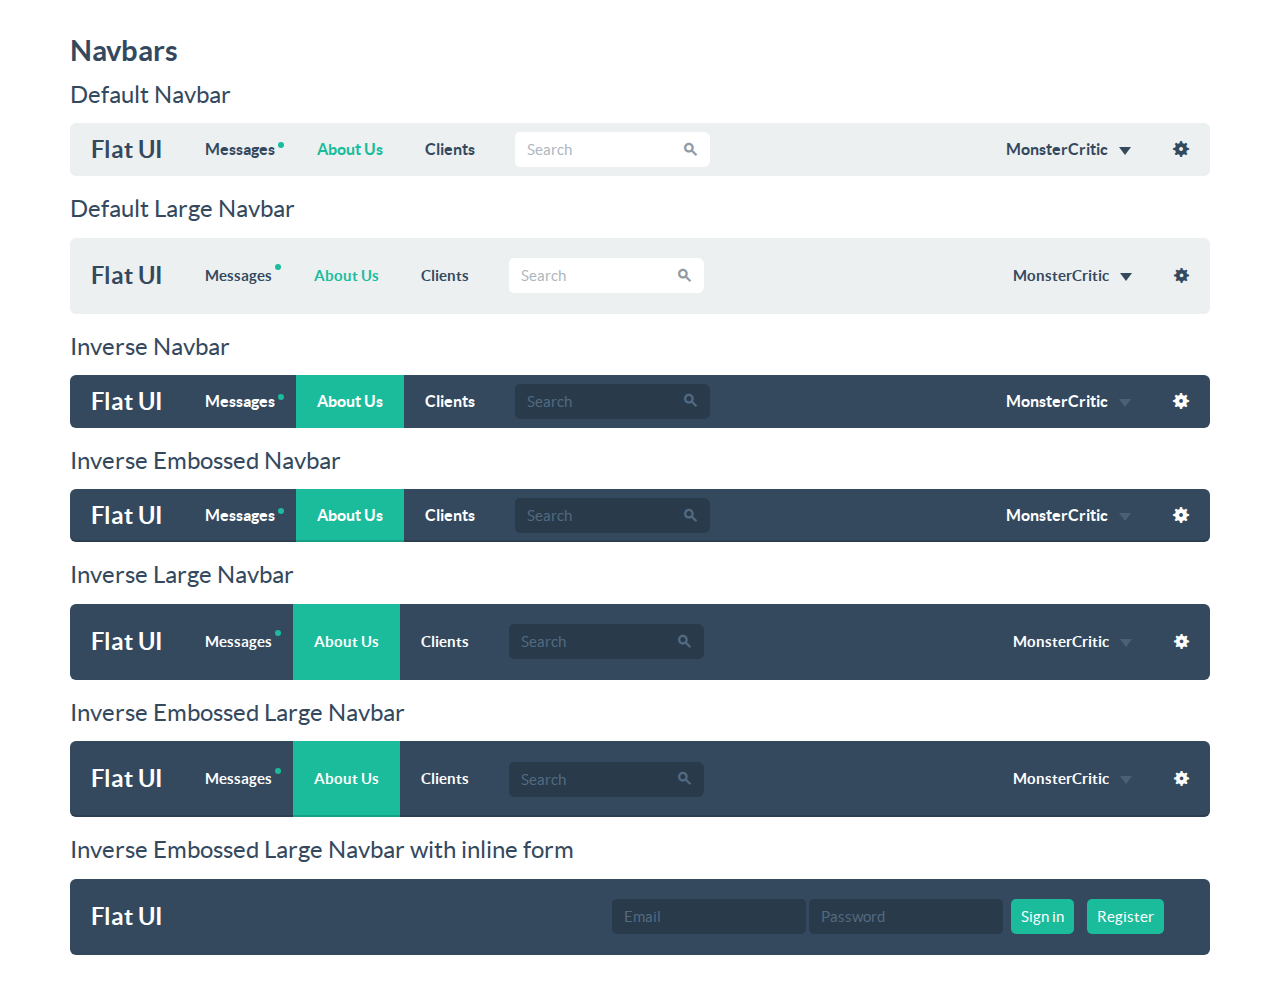
<file: FlatUI/docs/examples/navbars.html>
<!DOCTYPE html>
<html lang="en">
  <head>
    <meta charset="utf-8">
    <title>Flat UI Free</title>
    <meta name="viewport" content="width=device-width, initial-scale=1.0">

    <!-- Loading Bootstrap -->
    <link href="../../dist/css/vendor/bootstrap/css/bootstrap.min.css" rel="stylesheet">

    <!-- Loading Flat UI -->
    <link href="../../dist/css/flat-ui.css" rel="stylesheet">

    <link rel="shortcut icon" href="../../dist/img/favicon.ico">

    <!-- HTML5 shim, for IE6-8 support of HTML5 elements. All other JS at the end of file. -->
    <!--[if lt IE 9]>
      <script src="../../dist/js/vendor/html5shiv.js"></script>
      <script src="../../dist/js/vendor/respond.min.js"></script>
    <![endif]-->
  </head>
  <body>
    <style>
      body {
          padding-bottom: 20px;
          padding-top: 20px;
      }
      .navbar {
          margin-bottom: 20px;
      }
    </style>
    <div class="container">

      <h4>Navbars</h4>

      <h6>Default Navbar</h6>

      <nav class="navbar navbar-default" role="navigation">
        <!-- Brand and toggle get grouped for better mobile display -->
        <div class="navbar-header">
          <button type="button" class="navbar-toggle" data-toggle="collapse" data-target="#navbar-collapse-3">
            <span class="sr-only">Toggle navigation</span>
          </button>
          <a class="navbar-brand" href="#">Flat UI</a>
        </div>

        <!-- Collect the nav links, forms, and other content for toggling -->
        <div class="collapse navbar-collapse" id="navbar-collapse-3">
          <ul class="nav navbar-nav">
            <li><a href="#">Messages<span class="navbar-unread">1</span></a></li>
            <li class="active"><a href="#">About Us</a></li>
            <li><a href="#">Clients</a></li>
           </ul>
          <form class="navbar-form navbar-left" action="#" role="search">
            <div class="form-group">
              <div class="input-group">
                <input class="form-control" id="navbarInput-01" type="search" placeholder="Search">
                <span class="input-group-btn">
                  <button type="submit" class="btn"><span class="fui-search"></span></button>
                </span>
              </div>
            </div>
          </form>
          <ul class="nav navbar-nav navbar-right">
            <li class="dropdown">
              <a href="#" class="dropdown-toggle" data-toggle="dropdown">MonsterCritic <b class="caret"></b></a>
              <ul class="dropdown-menu">
                <li><a href="#">Action</a></li>
                <li><a href="#">Another action</a></li>
                <li><a href="#">Something else here</a></li>
                <li class="divider"></li>
                <li><a href="#">Separated link</a></li>
              </ul>
            </li>
            <li><a href="#"><span class="visible-sm visible-xs">Settings<span class="fui-gear"></span></span><span class="visible-md visible-lg"><span class="fui-gear"></span></span></a></li>
          </ul>
        </div><!-- /.navbar-collapse -->
      </nav>

      <h6>Default Large Navbar</h6>

      <nav class="navbar navbar-default navbar-lg" role="navigation">
        <!-- Brand and toggle get grouped for better mobile display -->
        <div class="navbar-header">
          <button type="button" class="navbar-toggle" data-toggle="collapse" data-target="#navbar-collapse-4">
            <span class="sr-only">Toggle navigation</span>
          </button>
          <a class="navbar-brand" href="#">Flat UI</a>
        </div>

        <!-- Collect the nav links, forms, and other content for toggling -->
        <div class="collapse navbar-collapse" id="navbar-collapse-4">
          <ul class="nav navbar-nav">
            <li><a href="#">Messages<span class="navbar-unread">1</span></a></li>
            <li class="active"><a href="#">About Us</a></li>
            <li><a href="#">Clients</a></li>
           </ul>
          <form class="navbar-form navbar-left" action="#" role="search">
            <div class="form-group">
              <div class="input-group">
                <input class="form-control" id="navbarInput-01" type="search" placeholder="Search">
                <span class="input-group-btn">
                  <button type="submit" class="btn"><span class="fui-search"></span></button>
                </span>
              </div>
            </div>
          </form>
          <ul class="nav navbar-nav navbar-right">
            <li class="dropdown">
              <a href="#" class="dropdown-toggle" data-toggle="dropdown">MonsterCritic <b class="caret"></b></a>
              <ul class="dropdown-menu">
                <li><a href="#">Action</a></li>
                <li><a href="#">Another action</a></li>
                <li><a href="#">Something else here</a></li>
                <li class="divider"></li>
                <li><a href="#">Separated link</a></li>
              </ul>
            </li>
            <li><a href="#"><span class="visible-sm visible-xs">Settings<span class="fui-gear"></span></span><span class="visible-md visible-lg"><span class="fui-gear"></span></span></a></li>
          </ul>
        </div><!-- /.navbar-collapse -->
      </nav>

      <h6>Inverse Navbar</h6>

      <nav class="navbar navbar-inverse" role="navigation">
        <!-- Brand and toggle get grouped for better mobile display -->
        <div class="navbar-header">
          <button type="button" class="navbar-toggle" data-toggle="collapse" data-target="#navbar-collapse-5">
            <span class="sr-only">Toggle navigation</span>
          </button>
          <a class="navbar-brand" href="#">Flat UI</a>
        </div>

        <!-- Collect the nav links, forms, and other content for toggling -->
        <div class="collapse navbar-collapse" id="navbar-collapse-5">
          <ul class="nav navbar-nav">
            <li><a href="#">Messages<span class="navbar-unread">1</span></a></li>
            <li class="active"><a href="#">About Us</a></li>
            <li><a href="#">Clients</a></li>
           </ul>
          <form class="navbar-form navbar-left" action="#" role="search">
            <div class="form-group">
              <div class="input-group">
                <input class="form-control" id="navbarInput-01" type="search" placeholder="Search">
                <span class="input-group-btn">
                  <button type="submit" class="btn"><span class="fui-search"></span></button>
                </span>
              </div>
            </div>
          </form>
          <ul class="nav navbar-nav navbar-right">
            <li class="dropdown">
              <a href="#" class="dropdown-toggle" data-toggle="dropdown">MonsterCritic <b class="caret"></b></a>
              <ul class="dropdown-menu">
                <li><a href="#">Action</a></li>
                <li><a href="#">Another action</a></li>
                <li><a href="#">Something else here</a></li>
                <li class="divider"></li>
                <li><a href="#">Separated link</a></li>
              </ul>
            </li>
            <li><a href="#"><span class="visible-sm visible-xs">Settings<span class="fui-gear"></span></span><span class="visible-md visible-lg"><span class="fui-gear"></span></span></a></li>
          </ul>
        </div><!-- /.navbar-collapse -->
      </nav>

      <h6>Inverse Embossed Navbar</h6>

      <nav class="navbar navbar-inverse navbar-embossed" role="navigation">
        <!-- Brand and toggle get grouped for better mobile display -->
        <div class="navbar-header">
          <button type="button" class="navbar-toggle" data-toggle="collapse" data-target="#navbar-collapse-6">
            <span class="sr-only">Toggle navigation</span>
          </button>
          <a class="navbar-brand" href="#">Flat UI</a>
        </div>

        <!-- Collect the nav links, forms, and other content for toggling -->
        <div class="collapse navbar-collapse" id="navbar-collapse-6">
          <ul class="nav navbar-nav">
            <li><a href="#">Messages<span class="navbar-unread">1</span></a></li>
            <li class="active"><a href="#">About Us</a></li>
            <li><a href="#">Clients</a></li>
           </ul>
          <form class="navbar-form navbar-left" action="#" role="search">
            <div class="form-group">
              <div class="input-group">
                <input class="form-control" id="navbarInput-01" type="search" placeholder="Search">
                <span class="input-group-btn">
                  <button type="submit" class="btn"><span class="fui-search"></span></button>
                </span>
              </div>
            </div>
          </form>
          <ul class="nav navbar-nav navbar-right">
            <li class="dropdown">
              <a href="#" class="dropdown-toggle" data-toggle="dropdown">MonsterCritic <b class="caret"></b></a>
              <ul class="dropdown-menu">
                <li><a href="#">Action</a></li>
                <li><a href="#">Another action</a></li>
                <li><a href="#">Something else here</a></li>
                <li class="divider"></li>
                <li><a href="#">Separated link</a></li>
              </ul>
            </li>
            <li><a href="#"><span class="visible-sm visible-xs">Settings<span class="fui-gear"></span></span><span class="visible-md visible-lg"><span class="fui-gear"></span></span></a></li>
          </ul>
        </div><!-- /.navbar-collapse -->
      </nav>

      <h6>Inverse Large Navbar</h6>

      <nav class="navbar navbar-inverse navbar-lg" role="navigation">
        <!-- Brand and toggle get grouped for better mobile display -->
        <div class="navbar-header">
          <button type="button" class="navbar-toggle" data-toggle="collapse" data-target="#navbar-collapse-7">
            <span class="sr-only">Toggle navigation</span>
          </button>
          <a class="navbar-brand" href="#">Flat UI</a>
        </div>

        <!-- Collect the nav links, forms, and other content for toggling -->
        <div class="collapse navbar-collapse" id="navbar-collapse-7">
          <ul class="nav navbar-nav">
            <li><a href="#">Messages<span class="navbar-unread">1</span></a></li>
            <li class="active"><a href="#">About Us</a></li>
            <li><a href="#">Clients</a></li>
           </ul>
          <form class="navbar-form navbar-left" action="#" role="search">
            <div class="form-group">
              <div class="input-group">
                <input class="form-control" id="navbarInput-01" type="search" placeholder="Search">
                <span class="input-group-btn">
                  <button type="submit" class="btn"><span class="fui-search"></span></button>
                </span>
              </div>
            </div>
          </form>
          <ul class="nav navbar-nav navbar-right">
            <li class="dropdown">
              <a href="#" class="dropdown-toggle" data-toggle="dropdown">MonsterCritic <b class="caret"></b></a>
              <ul class="dropdown-menu">
                <li><a href="#">Action</a></li>
                <li><a href="#">Another action</a></li>
                <li><a href="#">Something else here</a></li>
                <li class="divider"></li>
                <li><a href="#">Separated link</a></li>
              </ul>
            </li>
            <li><a href="#"><span class="visible-sm visible-xs">Settings<span class="fui-gear"></span></span><span class="visible-md visible-lg"><span class="fui-gear"></span></span></a></li>
          </ul>
        </div><!-- /.navbar-collapse -->
      </nav>

      <h6>Inverse Embossed Large Navbar</h6>

      <nav class="navbar navbar-inverse navbar-lg navbar-embossed" role="navigation">
        <!-- Brand and toggle get grouped for better mobile display -->
        <div class="navbar-header">
          <button type="button" class="navbar-toggle" data-toggle="collapse" data-target="#navbar-collapse-8">
            <span class="sr-only">Toggle navigation</span>
          </button>
          <a class="navbar-brand" href="#">Flat UI</a>
        </div>

        <!-- Collect the nav links, forms, and other content for toggling -->
        <div class="collapse navbar-collapse" id="navbar-collapse-8">
          <ul class="nav navbar-nav">
            <li><a href="#">Messages<span class="navbar-unread">1</span></a></li>
            <li class="active"><a href="#">About Us</a></li>
            <li><a href="#">Clients</a></li>
           </ul>
          <form class="navbar-form navbar-left" action="#" role="search">
            <div class="form-group">
              <div class="input-group">
                <input class="form-control" id="navbarInput-01" type="search" placeholder="Search">
                <span class="input-group-btn">
                  <button type="submit" class="btn"><span class="fui-search"></span></button>
                </span>
              </div>
            </div>
          </form>
          <ul class="nav navbar-nav navbar-right">
            <li class="dropdown">
              <a href="#" class="dropdown-toggle" data-toggle="dropdown">MonsterCritic <b class="caret"></b></a>
              <ul class="dropdown-menu">
                <li><a href="#">Action</a></li>
                <li><a href="#">Another action</a></li>
                <li><a href="#">Something else here</a></li>
                <li class="divider"></li>
                <li><a href="#">Separated link</a></li>
              </ul>
            </li>
            <li><a href="#"><span class="visible-sm visible-xs">Settings<span class="fui-gear"></span></span><span class="visible-md visible-lg"><span class="fui-gear"></span></span></a></li>
          </ul>
        </div><!-- /.navbar-collapse -->
      </nav>


      <h6>Inverse Embossed Large Navbar with inline form</h6>

      <nav class="navbar navbar-inverse navbar-lg navbar-embossed" role="navigation">
        <div class="container-fluid">
          <div class="navbar-header">
            <button type="button" class="navbar-toggle" data-toggle="collapse" data-target="#navbar-collapse-9">
              <span class="sr-only">Toggle navigation</span>
              <span class="icon-bar"></span>
              <span class="icon-bar"></span>
              <span class="icon-bar"></span>
            </button>
            <a class="navbar-brand" href="#">Flat UI</a>
          </div>
          <div class="navbar-collapse collapse" id="navbar-collapse-9">
            <form class="navbar-form navbar-right" role="form">
              <div class="form-group">
                <input type="text" placeholder="Email" class="form-control">
              </div>
              <div class="form-group">
                <input type="password" placeholder="Password" class="form-control">
              </div>
              <button type="submit" class="btn btn-success">Sign in</button>
              <button type="submit" class="btn btn-danger">Register</button>
            </form>

          </div><!--/.navbar-collapse -->
        </div>
      </nav>




    </div>
    <!-- /.container-fluid -->

    <!-- jQuery (necessary for Bootstrap's JavaScript plugins) -->
    <script src="../../dist/js/vendor/jquery.min.js"></script>
    <!-- Include all compiled plugins (below), or include individual files as needed -->
    <script src="../../dist/js/flat-ui.min.js"></script>

    <script src="../assets/js/application.js"></script>

  </body>
</html>
</file>
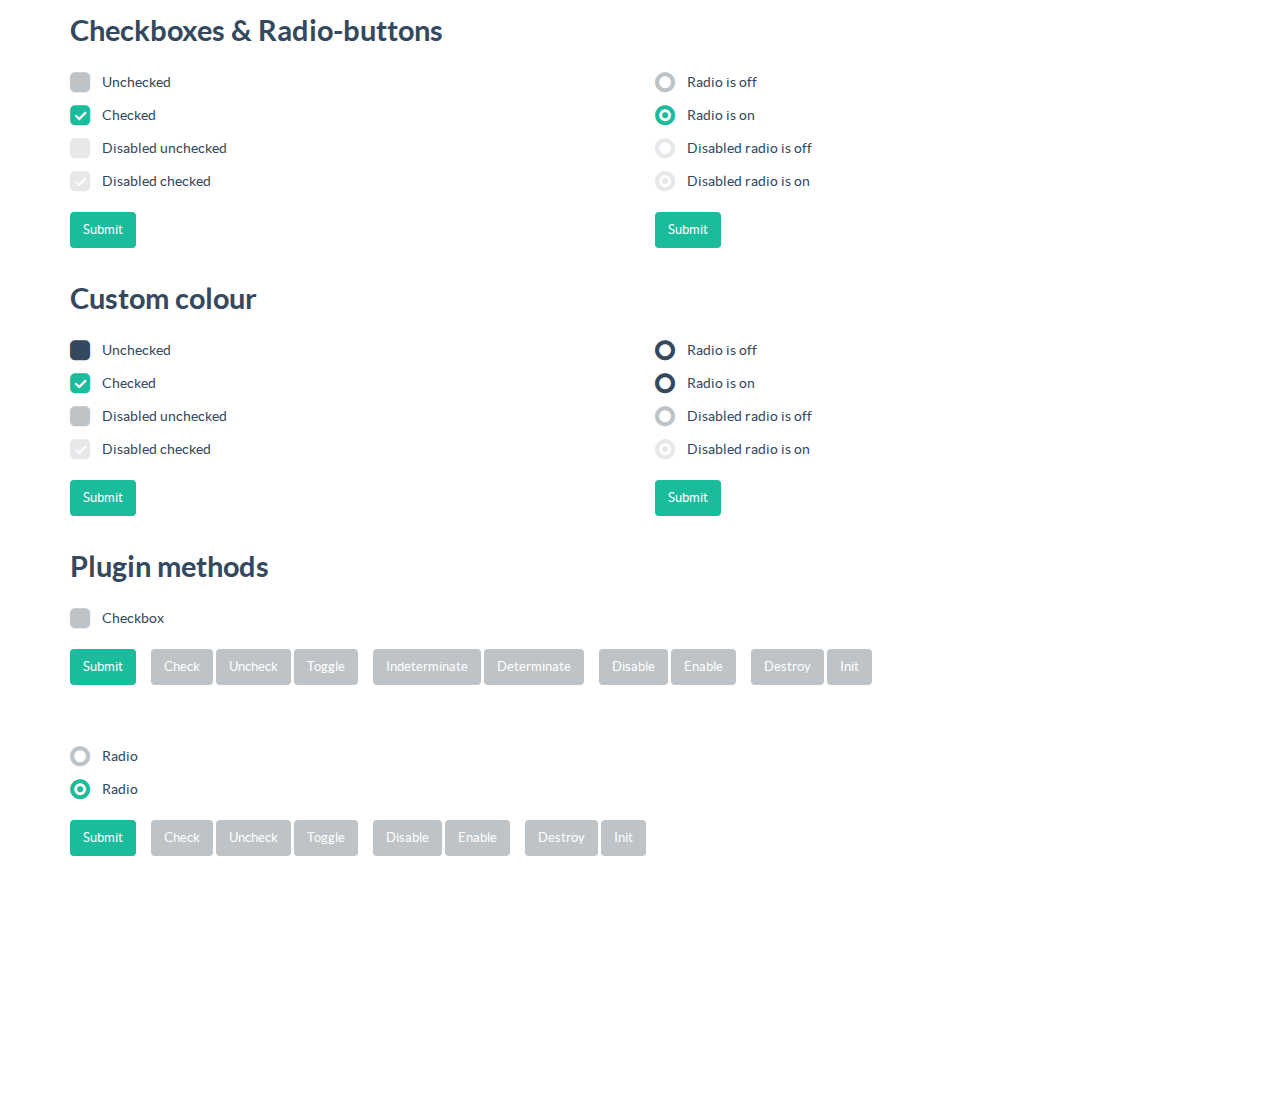
<file: FlatUI/docs/examples/radiocheck.html>
<!DOCTYPE html>
<html lang="en">
  <head>
    <meta charset="utf-8">
    <title>Flat UI Free</title>
    <meta name="viewport" content="width=device-width, initial-scale=1.0">

    <!-- Loading Bootstrap -->
    <link href="../../dist/css/vendor/bootstrap/css/bootstrap.min.css" rel="stylesheet">

    <!-- Loading Flat UI -->
    <link href="../../dist/css/flat-ui.css" rel="stylesheet">

    <link rel="shortcut icon" href="../../dist/img/favicon.ico">

    <!-- HTML5 shim, for IE6-8 support of HTML5 elements. All other JS at the end of file. -->
    <!--[if lt IE 9]>
      <script src="../../dist/js/vendor/html5shiv.js"></script>
      <script src="../../dist/js/vendor/respond.min.js"></script>
    <![endif]-->
    <style>
      body {
        padding-bottom: 200px;
      }
      ul {
        list-style: none;
        padding-left: 33px;
      }
    </style>
  </head>
  <body>
    <div class="container">
      <div class="row no-svg-elements mbl">

        <div class="col-md-12">
          <h4>Checkboxes &amp; Radio-buttons</h4>
        </div>

        <div class="col-md-6">
          <form role="form">
            <div class="form-group">
              <label class="checkbox" for="checkbox1">
                <input type="checkbox" data-toggle="checkbox" value="" id="checkbox1" required>
                Unchecked
              </label>
              <label class="checkbox" for="checkbox2">
                <input type="checkbox" data-toggle="checkbox" checked="checked" value="" id="checkbox2" checked="">
                Checked
              </label>
              <label class="checkbox" for="checkbox3">
                <input type="checkbox" data-toggle="checkbox" value="" id="checkbox3" disabled="">
                Disabled unchecked
              </label>
              <label class="checkbox" for="checkbox4">
                <input type="checkbox" data-toggle="checkbox" checked="checked" value="" id="checkbox4" disabled="" checked="">
                Disabled checked
              </label>
            </div>
            <button type="submit" class="btn btn-sm btn-primary">Submit</button>
          </form>
        </div>
        <div class="col-md-6">
         <form role="form">
           <div class="form-group">
             <label class="radio">
                <input type="radio" data-toggle="radio" name="optionsRadios" id="optionsRadios1" value="option1" data-radiocheck-toggle="radio" required>
                Radio is off
              </label>
              <label class="radio">
                <input type="radio" data-toggle="radio" name="optionsRadios" id="optionsRadios2" value="option1" data-radiocheck-toggle="radio" checked="">
                Radio is on
              </label>

              <label class="radio">
                <input type="radio" data-toggle="radio" name="optionsRadiosDisabled" id="optionsRadios3" value="option2" data-radiocheck-toggle="radio" disabled="">
                Disabled radio is off
              </label>
              <label class="radio">
                <input type="radio" data-toggle="radio" name="optionsRadiosDisabled" id="optionsRadios4" value="option2" data-radiocheck-toggle="radio" checked="" disabled="">
                Disabled radio is on
              </label>
            </div>
            <button type="submit" class="btn btn-sm btn-primary">Submit</button>
          </form>
        </div>
      </div><!-- /.row -->
      <div class="row mbl">

        <div class="col-md-12">
          <h4>Custom colour</h4>
        </div>
        <div class="col-md-6">
          <form role="form">
            <div class="form-group">
              <label class="checkbox primary" for="checkbox1c">
                <input type="checkbox" data-toggle="radio" value="" id="checkbox1c" required>
                Unchecked
              </label>
              <label class="checkbox primary" for="checkbox2c">
                <input type="checkbox" data-toggle="radio" checked="checked" value="" id="checkbox2c" checked="">
                Checked
              </label>
              <label class="checkbox primary" for="checkbox3c">
                <input type="checkbox" data-toggle="radio" value="" id="checkbox3c" disabled="">
                Disabled unchecked
              </label>
              <label class="checkbox primary" for="checkbox4c">
                <input type="checkbox" data-toggle="radio" checked="checked" value="" id="checkbox4c" disabled="" checked="">
                Disabled checked
              </label>
            </div>
            <button type="submit" class="btn btn-sm btn-primary">Submit</button>
          </form>
        </div>
        <div class="col-md-6">
         <form role="form">
           <div class="form-group">
             <label class="radio primary">
                <input type="radio" data-toggle="radio" name="optionsRadios" id="optionsRadios1c" value="option1" data-radiocheck-toggle="radio" required>
                Radio is off
              </label>
              <label class="radio primary">
                <input type="radio" data-toggle="radio" name="optionsRadios" id="optionsRadios2c" value="option1" data-radiocheck-toggle="radio">
                Radio is on
              </label>

              <label class="radio primary">
                <input type="radio" data-toggle="radio" name="optionsRadiosDisabled" id="optionsRadios3c" value="option2" data-radiocheck-toggle="radio" disabled="">
                Disabled radio is off
              </label>
              <label class="radio primary">
                <input type="radio" data-toggle="radio" name="optionsRadiosDisabled" id="optionsRadios4c" value="option2" data-radiocheck-toggle="radio" checked="" disabled="">
                Disabled radio is on
              </label>
            </div>
            <button type="submit" class="btn btn-sm btn-primary">Submit</button>
          </form>
        </div>

      </div><!-- /.row -->
      <div class="row mbl">
        <div class="col-md-12">
          <h4>Plugin methods</h4>
        </div>
        <div class="col-md-12">
          <form role="form">
            <div class="form-group">
              <label class="checkbox" for="checkbox100">
                <input type="checkbox" data-toggle="radio" value="" id="checkbox100" required>
                Checkbox
              </label>
            </div>
            <button type="submit" class="btn btn-sm btn-primary">Submit</button>&nbsp;&nbsp;&nbsp;&nbsp;
            <button class="btn btn-sm btn-default" data-radiocheck-check="#checkbox100">Check</button>
            <button class="btn btn-sm btn-default" data-radiocheck-uncheck="#checkbox100">Uncheck</button>
            <button class="btn btn-sm btn-default" data-radiocheck-toggle="#checkbox100">Toggle</button>&nbsp;&nbsp;&nbsp;&nbsp;
            <button class="btn btn-sm btn-default" data-radiocheck-indeterminate="#checkbox100">Indeterminate</button>
            <button class="btn btn-sm btn-default" data-radiocheck-determinate="#checkbox100">Determinate</button>&nbsp;&nbsp;&nbsp;&nbsp;
            <button class="btn btn-sm btn-default" data-radiocheck-disable="#checkbox100">Disable</button>
            <button class="btn btn-sm btn-default" data-radiocheck-enable="#checkbox100">Enable</button>&nbsp;&nbsp;&nbsp;&nbsp;
            <button class="btn btn-sm btn-default" data-radiocheck-destroy="#checkbox100">Destroy</button>
            <button class="btn btn-sm btn-default" data-radiocheck-init="#checkbox100">Init</button><br><br>
          </form>
        </div>
      </div><!-- /.row -->

      <div class="row mbl">
        <div class="col-md-12">
          <form role="form">
            <div class="form-group">
              <label class="radio" for="radio100">
                <input name="optionsRadios2" type="radio" data-toggle="radio" value="" id="radio100" required>
                Radio
              </label>
              <label class="radio" for="radio101">
                <input name="optionsRadios2" type="radio" data-toggle="radio" value="" id="radio101" required checked>
                Radio
              </label>
            </div>
            <button type="submit" class="btn btn-sm btn-primary">Submit</button>&nbsp;&nbsp;&nbsp;&nbsp;
            <button class="btn btn-sm btn-default" data-radiocheck-check="#radio100">Check</button>
            <button class="btn btn-sm btn-default" data-radiocheck-uncheck="#radio100">Uncheck</button>
            <button class="btn btn-sm btn-default" data-radiocheck-toggle="#radio100">Toggle</button>&nbsp;&nbsp;&nbsp;&nbsp;
            <button class="btn btn-sm btn-default" data-radiocheck-disable="#radio100">Disable</button>
            <button class="btn btn-sm btn-default" data-radiocheck-enable="#radio100">Enable</button>&nbsp;&nbsp;&nbsp;&nbsp;
            <button class="btn btn-sm btn-default" data-radiocheck-destroy="#radio100">Destroy</button>
            <button class="btn btn-sm btn-default" data-radiocheck-init="#radio100">Init</button><br><br>
          </form>
        </div>
      </div><!-- /.row -->
    </div><!-- /.container -->

    <!-- jQuery (necessary for Bootstrap's JavaScript plugins) -->
    <script src="../../dist/js/vendor/jquery.min.js"></script>
    <!-- Include all compiled plugins (below), or include individual files as needed -->
    <script src="../../dist/js/flat-ui.min.js"></script>

    <script src="../assets/js/application.js"></script>
    <script>
      $('button:not([type="submit"])').on('click', function (e) {
        var $this = $(this);

        if (!!$this.attr('data-radiocheck-check')) {
          var el = $this.attr('data-radiocheck-check');
          $(el).radiocheck('check');
        } else if (!!$this.attr('data-radiocheck-uncheck')) {
          var el = $this.attr('data-radiocheck-uncheck');
          $(el).radiocheck('uncheck');
        } else if (!!$this.attr('data-radiocheck-toggle')) {
          var el = $this.attr('data-radiocheck-toggle');
          $(el).radiocheck('toggle');
        } else if (!!$this.attr('data-radiocheck-indeterminate')) {
          var el = $this.attr('data-radiocheck-indeterminate');
          $(el).radiocheck('indeterminate');
        } else if (!!$this.attr('data-radiocheck-determinate')) {
          var el = $this.attr('data-radiocheck-determinate');
          $(el).radiocheck('determinate');
        } else if (!!$this.attr('data-radiocheck-disable')) {
          var el = $this.attr('data-radiocheck-disable');
          $(el).radiocheck('disable');
        } else if (!!$this.attr('data-radiocheck-enable')) {
          var el = $this.attr('data-radiocheck-enable');
          $(el).radiocheck('enable');
        } else if (!!$this.attr('data-radiocheck-destroy')) {
          var el = $this.attr('data-radiocheck-destroy');
          $(el).radiocheck('destroy');
        } else if (!!$this.attr('data-radiocheck-init')) {
          var el = $this.attr('data-radiocheck-init');
          $(el).radiocheck();
        }

        e.preventDefault();
      });

    </script>

  </body>
</html>
</file>
<file: FlatUI/dist/css/flat-ui.css>
@font-face {
  font-family: 'Lato';
  src: url('../fonts/lato/lato-black.eot');
  src: url('../fonts/lato/lato-black.eot?#iefix') format('embedded-opentype'), url('../fonts/lato/lato-black.woff') format('woff'), url('../fonts/lato/lato-black.ttf') format('truetype'), url('../fonts/lato/lato-black.svg#latoblack') format('svg');
  font-weight: 900;
  font-style: normal;
}
@font-face {
  font-family: 'Lato';
  src: url('../fonts/lato/lato-bold.eot');
  src: url('../fonts/lato/lato-bold.eot?#iefix') format('embedded-opentype'), url('../fonts/lato/lato-bold.woff') format('woff'), url('../fonts/lato/lato-bold.ttf') format('truetype'), url('../fonts/lato/lato-bold.svg#latobold') format('svg');
  font-weight: bold;
  font-style: normal;
}
@font-face {
  font-family: 'Lato';
  src: url('../fonts/lato/lato-bolditalic.eot');
  src: url('../fonts/lato/lato-bolditalic.eot?#iefix') format('embedded-opentype'), url('../fonts/lato/lato-bolditalic.woff') format('woff'), url('../fonts/lato/lato-bolditalic.ttf') format('truetype'), url('../fonts/lato/lato-bolditalic.svg#latobold-italic') format('svg');
  font-weight: bold;
  font-style: italic;
}
@font-face {
  font-family: 'Lato';
  src: url('../fonts/lato/lato-italic.eot');
  src: url('../fonts/lato/lato-italic.eot?#iefix') format('embedded-opentype'), url('../fonts/lato/lato-italic.woff') format('woff'), url('../fonts/lato/lato-italic.ttf') format('truetype'), url('../fonts/lato/lato-italic.svg#latoitalic') format('svg');
  font-weight: normal;
  font-style: italic;
}
@font-face {
  font-family: 'Lato';
  src: url('../fonts/lato/lato-light.eot');
  src: url('../fonts/lato/lato-light.eot?#iefix') format('embedded-opentype'), url('../fonts/lato/lato-light.woff') format('woff'), url('../fonts/lato/lato-light.ttf') format('truetype'), url('../fonts/lato/lato-light.svg#latolight') format('svg');
  font-weight: 300;
  font-style: normal;
}
@font-face {
  font-family: 'Lato';
  src: url('../fonts/lato/lato-regular.eot');
  src: url('../fonts/lato/lato-regular.eot?#iefix') format('embedded-opentype'), url('../fonts/lato/lato-regular.woff') format('woff'), url('../fonts/lato/lato-regular.ttf') format('truetype'), url('../fonts/lato/lato-regular.svg#latoregular') format('svg');
  font-weight: normal;
  font-style: normal;
}
@font-face {
  font-family: 'Flat-UI-Icons';
  src: url('../fonts/glyphicons/flat-ui-icons-regular.eot');
  src: url('../fonts/glyphicons/flat-ui-icons-regular.eot?#iefix') format('embedded-opentype'), url('../fonts/glyphicons/flat-ui-icons-regular.woff') format('woff'), url('../fonts/glyphicons/flat-ui-icons-regular.ttf') format('truetype'), url('../fonts/glyphicons/flat-ui-icons-regular.svg#flat-ui-icons-regular') format('svg');
}
[class^="fui-"],
[class*="fui-"] {
  font-family: 'Flat-UI-Icons';
  speak: none;
  font-style: normal;
  font-weight: normal;
  font-variant: normal;
  text-transform: none;
  -webkit-font-smoothing: antialiased;
  -moz-osx-font-smoothing: grayscale;
}
.fui-triangle-up:before {
  content: "\e600";
}
.fui-triangle-down:before {
  content: "\e601";
}
.fui-triangle-up-small:before {
  content: "\e602";
}
.fui-triangle-down-small:before {
  content: "\e603";
}
.fui-triangle-left-large:before {
  content: "\e604";
}
.fui-triangle-right-large:before {
  content: "\e605";
}
.fui-arrow-left:before {
  content: "\e606";
}
.fui-arrow-right:before {
  content: "\e607";
}
.fui-plus:before {
  content: "\e608";
}
.fui-cross:before {
  content: "\e609";
}
.fui-check:before {
  content: "\e60a";
}
.fui-radio-unchecked:before {
  content: "\e60b";
}
.fui-radio-checked:before {
  content: "\e60c";
}
.fui-checkbox-unchecked:before {
  content: "\e60d";
}
.fui-checkbox-checked:before {
  content: "\e60e";
}
.fui-info-circle:before {
  content: "\e60f";
}
.fui-alert-circle:before {
  content: "\e610";
}
.fui-question-circle:before {
  content: "\e611";
}
.fui-check-circle:before {
  content: "\e612";
}
.fui-cross-circle:before {
  content: "\e613";
}
.fui-plus-circle:before {
  content: "\e614";
}
.fui-pause:before {
  content: "\e615";
}
.fui-play:before {
  content: "\e616";
}
.fui-volume:before {
  content: "\e617";
}
.fui-mute:before {
  content: "\e618";
}
.fui-resize:before {
  content: "\e619";
}
.fui-list:before {
  content: "\e61a";
}
.fui-list-thumbnailed:before {
  content: "\e61b";
}
.fui-list-small-thumbnails:before {
  content: "\e61c";
}
.fui-list-large-thumbnails:before {
  content: "\e61d";
}
.fui-list-numbered:before {
  content: "\e61e";
}
.fui-list-columned:before {
  content: "\e61f";
}
.fui-list-bulleted:before {
  content: "\e620";
}
.fui-window:before {
  content: "\e621";
}
.fui-windows:before {
  content: "\e622";
}
.fui-loop:before {
  content: "\e623";
}
.fui-cmd:before {
  content: "\e624";
}
.fui-mic:before {
  content: "\e625";
}
.fui-heart:before {
  content: "\e626";
}
.fui-location:before {
  content: "\e627";
}
.fui-new:before {
  content: "\e628";
}
.fui-video:before {
  content: "\e629";
}
.fui-photo:before {
  content: "\e62a";
}
.fui-time:before {
  content: "\e62b";
}
.fui-eye:before {
  content: "\e62c";
}
.fui-chat:before {
  content: "\e62d";
}
.fui-home:before {
  content: "\e62e";
}
.fui-upload:before {
  content: "\e62f";
}
.fui-search:before {
  content: "\e630";
}
.fui-user:before {
  content: "\e631";
}
.fui-mail:before {
  content: "\e632";
}
.fui-lock:before {
  content: "\e633";
}
.fui-power:before {
  content: "\e634";
}
.fui-calendar:before {
  content: "\e635";
}
.fui-gear:before {
  content: "\e636";
}
.fui-bookmark:before {
  content: "\e637";
}
.fui-exit:before {
  content: "\e638";
}
.fui-trash:before {
  content: "\e639";
}
.fui-folder:before {
  content: "\e63a";
}
.fui-bubble:before {
  content: "\e63b";
}
.fui-export:before {
  content: "\e63c";
}
.fui-calendar-solid:before {
  content: "\e63d";
}
.fui-star:before {
  content: "\e63e";
}
.fui-star-2:before {
  content: "\e63f";
}
.fui-credit-card:before {
  content: "\e640";
}
.fui-clip:before {
  content: "\e641";
}
.fui-link:before {
  content: "\e642";
}
.fui-tag:before {
  content: "\e643";
}
.fui-document:before {
  content: "\e644";
}
.fui-image:before {
  content: "\e645";
}
.fui-facebook:before {
  content: "\e646";
}
.fui-youtube:before {
  content: "\e647";
}
.fui-vimeo:before {
  content: "\e648";
}
.fui-twitter:before {
  content: "\e649";
}
.fui-spotify:before {
  content: "\e64a";
}
.fui-skype:before {
  content: "\e64b";
}
.fui-pinterest:before {
  content: "\e64c";
}
.fui-path:before {
  content: "\e64d";
}
.fui-linkedin:before {
  content: "\e64e";
}
.fui-google-plus:before {
  content: "\e64f";
}
.fui-dribbble:before {
  content: "\e650";
}
.fui-behance:before {
  content: "\e651";
}
.fui-stumbleupon:before {
  content: "\e652";
}
.fui-yelp:before {
  content: "\e653";
}
.fui-wordpress:before {
  content: "\e654";
}
.fui-windows-8:before {
  content: "\e655";
}
.fui-vine:before {
  content: "\e656";
}
.fui-tumblr:before {
  content: "\e657";
}
.fui-paypal:before {
  content: "\e658";
}
.fui-lastfm:before {
  content: "\e659";
}
.fui-instagram:before {
  content: "\e65a";
}
.fui-html5:before {
  content: "\e65b";
}
.fui-github:before {
  content: "\e65c";
}
.fui-foursquare:before {
  content: "\e65d";
}
.fui-dropbox:before {
  content: "\e65e";
}
.fui-android:before {
  content: "\e65f";
}
.fui-apple:before {
  content: "\e660";
}
body {
  font-family: "Lato", Helvetica, Arial, sans-serif;
  font-size: 18px;
  line-height: 1.72222;
  color: #34495e;
  background-color: #ffffff;
}
a {
  color: #16a085;
  text-decoration: none;
  -webkit-transition: .25s;
          transition: .25s;
}
a:hover,
a:focus {
  color: #1abc9c;
  text-decoration: none;
}
a:focus {
  outline: none;
}
.img-rounded {
  border-radius: 6px;
}
.img-thumbnail {
  padding: 4px;
  line-height: 1.72222;
  background-color: #ffffff;
  border: 2px solid #bdc3c7;
  border-radius: 6px;
  -webkit-transition: all 0.25s ease-in-out;
          transition: all 0.25s ease-in-out;
  display: inline-block;
  max-width: 100%;
  height: auto;
}
.img-comment {
  font-size: 15px;
  line-height: 1.2;
  font-style: italic;
  margin: 24px 0;
}
h1,
h2,
h3,
h4,
h5,
h6,
.h1,
.h2,
.h3,
.h4,
.h5,
.h6 {
  font-family: inherit;
  font-weight: 700;
  line-height: 1.1;
  color: inherit;
}
h1 small,
h2 small,
h3 small,
h4 small,
h5 small,
h6 small,
.h1 small,
.h2 small,
.h3 small,
.h4 small,
.h5 small,
.h6 small {
  color: #e7e9ec;
}
h1,
h2,
h3 {
  margin-top: 30px;
  margin-bottom: 15px;
}
h4,
h5,
h6 {
  margin-top: 15px;
  margin-bottom: 15px;
}
h6 {
  font-weight: normal;
}
h1,
.h1 {
  font-size: 61px;
}
h2,
.h2 {
  font-size: 53px;
}
h3,
.h3 {
  font-size: 40px;
}
h4,
.h4 {
  font-size: 29px;
}
h5,
.h5 {
  font-size: 28px;
}
h6,
.h6 {
  font-size: 24px;
}
p {
  font-size: 18px;
  line-height: 1.72222;
  margin: 0 0 15px;
}
.lead {
  margin-bottom: 30px;
  font-size: 28px;
  line-height: 1.46428571;
  font-weight: 300;
}
@media (min-width: 768px) {
  .lead {
    font-size: 30.006px;
  }
}
small,
.small {
  font-size: 83%;
  line-height: 2.067;
}
.text-muted {
  color: #bdc3c7;
}
.text-inverse {
  color: #ffffff;
}
.text-primary {
  color: #1abc9c;
}
a.text-primary:hover {
  color: #148f77;
}
.text-warning {
  color: #f1c40f;
}
a.text-warning:hover {
  color: #c29d0b;
}
.text-danger {
  color: #e74c3c;
}
a.text-danger:hover {
  color: #d62c1a;
}
.text-success {
  color: #2ecc71;
}
a.text-success:hover {
  color: #25a25a;
}
.text-info {
  color: #3498db;
}
a.text-info:hover {
  color: #217dbb;
}
.bg-primary {
  color: #ffffff;
  background-color: #34495e;
}
a.bg-primary:hover {
  background-color: #222f3d;
}
.bg-success {
  background-color: #dff0d8;
}
a.bg-success:hover {
  background-color: #c1e2b3;
}
.bg-info {
  background-color: #d9edf7;
}
a.bg-info:hover {
  background-color: #afd9ee;
}
.bg-warning {
  background-color: #fcf8e3;
}
a.bg-warning:hover {
  background-color: #f7ecb5;
}
.bg-danger {
  background-color: #f2dede;
}
a.bg-danger:hover {
  background-color: #e4b9b9;
}
.page-header {
  padding-bottom: 14px;
  margin: 60px 0 30px;
  border-bottom: 2px solid #e7e9ec;
}
ul,
ol {
  margin-bottom: 15px;
}
dl {
  margin-bottom: 30px;
}
dt,
dd {
  line-height: 1.72222;
}
@media (min-width: 768px) {
  .dl-horizontal dt {
    width: 160px;
  }
  .dl-horizontal dd {
    margin-left: 180px;
  }
}
abbr[title],
abbr[data-original-title] {
  border-bottom: 1px dotted #bdc3c7;
}
blockquote {
  border-left: 3px solid #e7e9ec;
  padding: 0 0 0 16px;
  margin: 0 0 30px;
}
blockquote p {
  font-size: 20px;
  line-height: 1.55;
  font-weight: normal;
  margin-bottom: .4em;
}
blockquote small,
blockquote .small {
  font-size: 18px;
  line-height: 1.72222;
  font-style: italic;
  color: inherit;
}
blockquote small:before,
blockquote .small:before {
  content: "";
}
blockquote.pull-right {
  padding-right: 16px;
  padding-left: 0;
  border-right: 3px solid #e7e9ec;
  border-left: 0;
}
blockquote.pull-right small:after {
  content: "";
}
address {
  margin-bottom: 30px;
  line-height: 1.72222;
}
sub,
sup {
  font-size: 70%;
}
code,
kbd,
pre,
samp {
  font-family: Monaco, Menlo, Consolas, "Courier New", monospace;
}
code {
  padding: 2px 6px;
  font-size: 85%;
  color: #c7254e;
  background-color: #f9f2f4;
  border-radius: 4px;
}
kbd {
  padding: 2px 6px;
  font-size: 85%;
  color: #ffffff;
  background-color: #34495e;
  border-radius: 4px;
  box-shadow: none;
}
pre {
  padding: 8px;
  margin: 0 0 15px;
  font-size: 13px;
  line-height: 1.72222;
  color: inherit;
  background-color: #ffffff;
  border: 2px solid #e7e9ec;
  border-radius: 6px;
  white-space: pre;
}
.pre-scrollable {
  max-height: 340px;
}
.thumbnail {
  display: block;
  padding: 4px;
  margin-bottom: 5px;
  line-height: 1.72222;
  background-color: #ffffff;
  border: 2px solid #bdc3c7;
  border-radius: 6px;
  -webkit-transition: border 0.25s ease-in-out;
          transition: border 0.25s ease-in-out;
}
.thumbnail > img,
.thumbnail a > img {
  display: block;
  max-width: 100%;
  height: auto;
  margin-left: auto;
  margin-right: auto;
}
a.thumbnail:hover,
a.thumbnail:focus,
a.thumbnail.active {
  border-color: #16a085;
}
.thumbnail .caption {
  padding: 9px;
  color: #34495e;
}
.btn {
  border: none;
  font-size: 15px;
  font-weight: normal;
  line-height: 1.4;
  border-radius: 4px;
  padding: 10px 15px;
  -webkit-font-smoothing: subpixel-antialiased;
  -webkit-transition: border 0.25s linear, color 0.25s linear, background-color 0.25s linear;
          transition: border 0.25s linear, color 0.25s linear, background-color 0.25s linear;
}
.btn:hover,
.btn:focus {
  outline: none;
  color: #ffffff;
}
.btn:active,
.btn.active {
  outline: none;
  box-shadow: none;
}
.btn:focus:active {
  outline: none;
}
.btn.disabled,
.btn[disabled],
fieldset[disabled] .btn {
  background-color: #bdc3c7;
  color: rgba(255, 255, 255, 0.75);
  opacity: 0.7;
  filter: alpha(opacity=70);
  cursor: not-allowed;
}
.btn [class^="fui-"] {
  margin: 0 1px;
  position: relative;
  line-height: 1;
  top: 1px;
}
.btn-xs.btn [class^="fui-"] {
  font-size: 11px;
  top: 0;
}
.btn-hg.btn [class^="fui-"] {
  top: 2px;
}
.btn-default {
  color: #ffffff;
  background-color: #bdc3c7;
}
.btn-default:hover,
.btn-default.hover,
.btn-default:focus,
.btn-default:active,
.btn-default.active,
.open > .dropdown-toggle.btn-default {
  color: #ffffff;
  background-color: #cacfd2;
  border-color: #cacfd2;
}
.btn-default:active,
.btn-default.active,
.open > .dropdown-toggle.btn-default {
  background: #a1a6a9;
  border-color: #a1a6a9;
}
.btn-default.disabled,
.btn-default[disabled],
fieldset[disabled] .btn-default,
.btn-default.disabled:hover,
.btn-default[disabled]:hover,
fieldset[disabled] .btn-default:hover,
.btn-default.disabled.hover,
.btn-default[disabled].hover,
fieldset[disabled] .btn-default.hover,
.btn-default.disabled:focus,
.btn-default[disabled]:focus,
fieldset[disabled] .btn-default:focus,
.btn-default.disabled:active,
.btn-default[disabled]:active,
fieldset[disabled] .btn-default:active,
.btn-default.disabled.active,
.btn-default[disabled].active,
fieldset[disabled] .btn-default.active {
  background-color: #bdc3c7;
  border-color: #bdc3c7;
}
.btn-default .badge {
  color: #bdc3c7;
  background-color: #ffffff;
}
.btn-primary {
  color: #ffffff;
  background-color: #1abc9c;
}
.btn-primary:hover,
.btn-primary.hover,
.btn-primary:focus,
.btn-primary:active,
.btn-primary.active,
.open > .dropdown-toggle.btn-primary {
  color: #ffffff;
  background-color: #48c9b0;
  border-color: #48c9b0;
}
.btn-primary:active,
.btn-primary.active,
.open > .dropdown-toggle.btn-primary {
  background: #16a085;
  border-color: #16a085;
}
.btn-primary.disabled,
.btn-primary[disabled],
fieldset[disabled] .btn-primary,
.btn-primary.disabled:hover,
.btn-primary[disabled]:hover,
fieldset[disabled] .btn-primary:hover,
.btn-primary.disabled.hover,
.btn-primary[disabled].hover,
fieldset[disabled] .btn-primary.hover,
.btn-primary.disabled:focus,
.btn-primary[disabled]:focus,
fieldset[disabled] .btn-primary:focus,
.btn-primary.disabled:active,
.btn-primary[disabled]:active,
fieldset[disabled] .btn-primary:active,
.btn-primary.disabled.active,
.btn-primary[disabled].active,
fieldset[disabled] .btn-primary.active {
  background-color: #bdc3c7;
  border-color: #1abc9c;
}
.btn-primary .badge {
  color: #1abc9c;
  background-color: #ffffff;
}
.btn-info {
  color: #ffffff;
  background-color: #3498db;
}
.btn-info:hover,
.btn-info.hover,
.btn-info:focus,
.btn-info:active,
.btn-info.active,
.open > .dropdown-toggle.btn-info {
  color: #ffffff;
  background-color: #5dade2;
  border-color: #5dade2;
}
.btn-info:active,
.btn-info.active,
.open > .dropdown-toggle.btn-info {
  background: #2c81ba;
  border-color: #2c81ba;
}
.btn-info.disabled,
.btn-info[disabled],
fieldset[disabled] .btn-info,
.btn-info.disabled:hover,
.btn-info[disabled]:hover,
fieldset[disabled] .btn-info:hover,
.btn-info.disabled.hover,
.btn-info[disabled].hover,
fieldset[disabled] .btn-info.hover,
.btn-info.disabled:focus,
.btn-info[disabled]:focus,
fieldset[disabled] .btn-info:focus,
.btn-info.disabled:active,
.btn-info[disabled]:active,
fieldset[disabled] .btn-info:active,
.btn-info.disabled.active,
.btn-info[disabled].active,
fieldset[disabled] .btn-info.active {
  background-color: #bdc3c7;
  border-color: #3498db;
}
.btn-info .badge {
  color: #3498db;
  background-color: #ffffff;
}
.btn-danger {
  color: #ffffff;
  background-color: #e74c3c;
}
.btn-danger:hover,
.btn-danger.hover,
.btn-danger:focus,
.btn-danger:active,
.btn-danger.active,
.open > .dropdown-toggle.btn-danger {
  color: #ffffff;
  background-color: #ec7063;
  border-color: #ec7063;
}
.btn-danger:active,
.btn-danger.active,
.open > .dropdown-toggle.btn-danger {
  background: #c44133;
  border-color: #c44133;
}
.btn-danger.disabled,
.btn-danger[disabled],
fieldset[disabled] .btn-danger,
.btn-danger.disabled:hover,
.btn-danger[disabled]:hover,
fieldset[disabled] .btn-danger:hover,
.btn-danger.disabled.hover,
.btn-danger[disabled].hover,
fieldset[disabled] .btn-danger.hover,
.btn-danger.disabled:focus,
.btn-danger[disabled]:focus,
fieldset[disabled] .btn-danger:focus,
.btn-danger.disabled:active,
.btn-danger[disabled]:active,
fieldset[disabled] .btn-danger:active,
.btn-danger.disabled.active,
.btn-danger[disabled].active,
fieldset[disabled] .btn-danger.active {
  background-color: #bdc3c7;
  border-color: #e74c3c;
}
.btn-danger .badge {
  color: #e74c3c;
  background-color: #ffffff;
}
.btn-success {
  color: #ffffff;
  background-color: #2ecc71;
}
.btn-success:hover,
.btn-success.hover,
.btn-success:focus,
.btn-success:active,
.btn-success.active,
.open > .dropdown-toggle.btn-success {
  color: #ffffff;
  background-color: #58d68d;
  border-color: #58d68d;
}
.btn-success:active,
.btn-success.active,
.open > .dropdown-toggle.btn-success {
  background: #27ad60;
  border-color: #27ad60;
}
.btn-success.disabled,
.btn-success[disabled],
fieldset[disabled] .btn-success,
.btn-success.disabled:hover,
.btn-success[disabled]:hover,
fieldset[disabled] .btn-success:hover,
.btn-success.disabled.hover,
.btn-success[disabled].hover,
fieldset[disabled] .btn-success.hover,
.btn-success.disabled:focus,
.btn-success[disabled]:focus,
fieldset[disabled] .btn-success:focus,
.btn-success.disabled:active,
.btn-success[disabled]:active,
fieldset[disabled] .btn-success:active,
.btn-success.disabled.active,
.btn-success[disabled].active,
fieldset[disabled] .btn-success.active {
  background-color: #bdc3c7;
  border-color: #2ecc71;
}
.btn-success .badge {
  color: #2ecc71;
  background-color: #ffffff;
}
.btn-warning {
  color: #ffffff;
  background-color: #f1c40f;
}
.btn-warning:hover,
.btn-warning.hover,
.btn-warning:focus,
.btn-warning:active,
.btn-warning.active,
.open > .dropdown-toggle.btn-warning {
  color: #ffffff;
  background-color: #f4d313;
  border-color: #f4d313;
}
.btn-warning:active,
.btn-warning.active,
.open > .dropdown-toggle.btn-warning {
  background: #cda70d;
  border-color: #cda70d;
}
.btn-warning.disabled,
.btn-warning[disabled],
fieldset[disabled] .btn-warning,
.btn-warning.disabled:hover,
.btn-warning[disabled]:hover,
fieldset[disabled] .btn-warning:hover,
.btn-warning.disabled.hover,
.btn-warning[disabled].hover,
fieldset[disabled] .btn-warning.hover,
.btn-warning.disabled:focus,
.btn-warning[disabled]:focus,
fieldset[disabled] .btn-warning:focus,
.btn-warning.disabled:active,
.btn-warning[disabled]:active,
fieldset[disabled] .btn-warning:active,
.btn-warning.disabled.active,
.btn-warning[disabled].active,
fieldset[disabled] .btn-warning.active {
  background-color: #bdc3c7;
  border-color: #f1c40f;
}
.btn-warning .badge {
  color: #f1c40f;
  background-color: #ffffff;
}
.btn-inverse {
  color: #ffffff;
  background-color: #34495e;
}
.btn-inverse:hover,
.btn-inverse.hover,
.btn-inverse:focus,
.btn-inverse:active,
.btn-inverse.active,
.open > .dropdown-toggle.btn-inverse {
  color: #ffffff;
  background-color: #415b76;
  border-color: #415b76;
}
.btn-inverse:active,
.btn-inverse.active,
.open > .dropdown-toggle.btn-inverse {
  background: #2c3e50;
  border-color: #2c3e50;
}
.btn-inverse.disabled,
.btn-inverse[disabled],
fieldset[disabled] .btn-inverse,
.btn-inverse.disabled:hover,
.btn-inverse[disabled]:hover,
fieldset[disabled] .btn-inverse:hover,
.btn-inverse.disabled.hover,
.btn-inverse[disabled].hover,
fieldset[disabled] .btn-inverse.hover,
.btn-inverse.disabled:focus,
.btn-inverse[disabled]:focus,
fieldset[disabled] .btn-inverse:focus,
.btn-inverse.disabled:active,
.btn-inverse[disabled]:active,
fieldset[disabled] .btn-inverse:active,
.btn-inverse.disabled.active,
.btn-inverse[disabled].active,
fieldset[disabled] .btn-inverse.active {
  background-color: #bdc3c7;
  border-color: #34495e;
}
.btn-inverse .badge {
  color: #34495e;
  background-color: #ffffff;
}
.btn-embossed {
  box-shadow: inset 0 -2px 0 rgba(0, 0, 0, 0.15);
}
.btn-embossed.active,
.btn-embossed:active {
  box-shadow: inset 0 2px 0 rgba(0, 0, 0, 0.15);
}
.btn-wide {
  min-width: 140px;
  padding-left: 30px;
  padding-right: 30px;
}
.btn-link {
  color: #16a085;
}
.btn-link:hover,
.btn-link:focus {
  color: #1abc9c;
  text-decoration: underline;
  background-color: transparent;
}
.btn-link[disabled]:hover,
fieldset[disabled] .btn-link:hover,
.btn-link[disabled]:focus,
fieldset[disabled] .btn-link:focus {
  color: #bdc3c7;
  text-decoration: none;
}
.btn-hg,
.btn-group-hg > .btn {
  padding: 13px 20px;
  font-size: 22px;
  line-height: 1.227;
  border-radius: 6px;
}
.btn-lg,
.btn-group-lg > .btn {
  padding: 10px 19px;
  font-size: 17px;
  line-height: 1.471;
  border-radius: 6px;
}
.btn-sm,
.btn-group-sm > .btn {
  padding: 9px 13px;
  font-size: 13px;
  line-height: 1.385;
  border-radius: 4px;
}
.btn-xs,
.btn-group-xs > .btn {
  padding: 6px 9px;
  font-size: 12px;
  line-height: 1.083;
  border-radius: 3px;
}
.btn-tip {
  font-weight: 300;
  padding-left: 10px;
  font-size: 92%;
}
.btn-block {
  white-space: normal;
}
[class*="btn-social-"] {
  padding: 10px 15px;
  font-size: 13px;
  line-height: 1.077;
  border-radius: 4px;
}
.btn-social-pinterest {
  color: #ffffff;
  background-color: #cb2028;
}
.btn-social-pinterest:hover,
.btn-social-pinterest:focus {
  background-color: #d54d53;
}
.btn-social-pinterest:active,
.btn-social-pinterest.active {
  background-color: #ad1b22;
}
.btn-social-linkedin {
  color: #ffffff;
  background-color: #0072b5;
}
.btn-social-linkedin:hover,
.btn-social-linkedin:focus {
  background-color: #338ec4;
}
.btn-social-linkedin:active,
.btn-social-linkedin.active {
  background-color: #00619a;
}
.btn-social-stumbleupon {
  color: #ffffff;
  background-color: #ed4a13;
}
.btn-social-stumbleupon:hover,
.btn-social-stumbleupon:focus {
  background-color: #f16e42;
}
.btn-social-stumbleupon:active,
.btn-social-stumbleupon.active {
  background-color: #c93f10;
}
.btn-social-googleplus {
  color: #ffffff;
  background-color: #2d2d2d;
}
.btn-social-googleplus:hover,
.btn-social-googleplus:focus {
  background-color: #575757;
}
.btn-social-googleplus:active,
.btn-social-googleplus.active {
  background-color: #262626;
}
.btn-social-facebook {
  color: #ffffff;
  background-color: #2f4b93;
}
.btn-social-facebook:hover,
.btn-social-facebook:focus {
  background-color: #596fa9;
}
.btn-social-facebook:active,
.btn-social-facebook.active {
  background-color: #28407d;
}
.btn-social-twitter {
  color: #ffffff;
  background-color: #00bdef;
}
.btn-social-twitter:hover,
.btn-social-twitter:focus {
  background-color: #33caf2;
}
.btn-social-twitter:active,
.btn-social-twitter.active {
  background-color: #00a1cb;
}
.btn-group > .btn + .btn {
  margin-left: 0;
}
.btn-group > .btn + .dropdown-toggle {
  border-left: 2px solid rgba(52, 73, 94, 0.15);
  padding: 10px 12px;
}
.btn-group > .btn + .dropdown-toggle .caret {
  margin-left: 3px;
  margin-right: 3px;
}
.btn-group > .btn.btn-gh + .dropdown-toggle .caret {
  margin-left: 7px;
  margin-right: 7px;
}
.btn-group > .btn.btn-sm + .dropdown-toggle .caret {
  margin-left: 0;
  margin-right: 0;
}
.dropdown-toggle .caret {
  margin-left: 8px;
}
.btn-group-xs > .btn + .dropdown-toggle {
  padding: 6px 9px;
}
.btn-group-sm > .btn + .dropdown-toggle {
  padding: 9px 13px;
}
.btn-group-lg > .btn + .dropdown-toggle {
  padding: 10px 19px;
}
.btn-group-hg > .btn + .dropdown-toggle {
  padding: 13px 20px;
}
.btn-xs .caret {
  border-width: 6px 4px 0;
  border-bottom-width: 0;
}
.btn-lg .caret {
  border-width: 8px 6px 0;
  border-bottom-width: 0;
}
.dropup .btn-lg .caret {
  border-width: 0 6px 8px;
}
.dropup .btn-xs .caret {
  border-width: 0 4px 6px;
}
.btn-group > .btn,
.btn-group > .dropdown-menu,
.btn-group > .popover {
  font-weight: 400;
}
.btn-group:focus .dropdown-toggle {
  outline: none;
  -webkit-transition: .25s;
          transition: .25s;
}
.btn-group.open .dropdown-toggle {
  color: rgba(255, 255, 255, 0.75);
  box-shadow: none;
}
.btn-toolbar .btn.active {
  color: #ffffff;
}
.btn-toolbar .btn > [class^="fui-"] {
  font-size: 16px;
  margin: 0 1px;
}
legend {
  display: block;
  width: 100%;
  padding: 0;
  margin-bottom: 30px / 2;
  font-size: 24px;
  line-height: inherit;
  color: inherit;
  border-bottom: none;
}
textarea {
  font-size: 20px;
  line-height: 24px;
  padding: 5px 11px;
}
input[type="search"] {
  -webkit-appearance: none !important;
}
label {
  font-weight: normal;
  font-size: 15px;
  line-height: 2.3;
}
.form-control::-moz-placeholder,
.select2-search input[type="text"]::-moz-placeholder {
  color: #b2bcc5;
  opacity: 1;
}
.form-control:-ms-input-placeholder,
.select2-search input[type="text"]:-ms-input-placeholder {
  color: #b2bcc5;
}
.form-control::-webkit-input-placeholder,
.select2-search input[type="text"]::-webkit-input-placeholder {
  color: #b2bcc5;
}
.form-control,
.select2-search input[type="text"] {
  border: 2px solid #bdc3c7;
  color: #34495e;
  font-family: "Lato", Helvetica, Arial, sans-serif;
  font-size: 15px;
  line-height: 1.467;
  padding: 8px 12px;
  height: 42px;
  border-radius: 6px;
  box-shadow: none;
  -webkit-transition: border 0.25s linear, color 0.25s linear, background-color 0.25s linear;
          transition: border 0.25s linear, color 0.25s linear, background-color 0.25s linear;
}
.form-group.focus .form-control,
.form-control:focus,
.form-group.focus .select2-search input[type="text"],
.select2-search input[type="text"]:focus {
  border-color: #1abc9c;
  outline: 0;
  box-shadow: none;
}
.form-control[disabled],
.form-control[readonly],
fieldset[disabled] .form-control,
.select2-search input[type="text"][disabled],
.select2-search input[type="text"][readonly],
fieldset[disabled] .select2-search input[type="text"] {
  background-color: #f4f6f6;
  border-color: #d5dbdb;
  color: #d5dbdb;
  cursor: default;
  opacity: 0.7;
  filter: alpha(opacity=70);
}
.form-control.flat,
.select2-search input[type="text"].flat {
  border-color: transparent;
}
.form-control.flat:hover,
.select2-search input[type="text"].flat:hover {
  border-color: #bdc3c7;
}
.form-control.flat:focus,
.select2-search input[type="text"].flat:focus {
  border-color: #1abc9c;
}
.input-sm,
.form-group-sm .form-control,
.form-group-sm .select2-search input[type="text"],
.select2-search input[type="text"] {
  height: 35px;
  padding: 6px 10px;
  font-size: 13px;
  line-height: 1.462;
  border-radius: 6px;
}
select.input-sm,
select.form-group-sm .form-control,
select.form-group-sm .select2-search input[type="text"],
select.select2-search input[type="text"] {
  height: 35px;
  line-height: 35px;
}
textarea.input-sm,
textarea.form-group-sm .form-control,
select[multiple].input-sm,
select[multiple].form-group-sm .form-control,
textarea.form-group-sm .select2-search input[type="text"],
select[multiple].form-group-sm .select2-search input[type="text"],
textarea.select2-search input[type="text"],
select[multiple].select2-search input[type="text"] {
  height: auto;
}
.input-lg,
.form-group-lg .form-control,
.form-group-lg .select2-search input[type="text"] {
  height: 45px;
  padding: 10px 15px;
  font-size: 17px;
  line-height: 1.235;
  border-radius: 6px;
}
select.input-lg,
select.form-group-lg .form-control,
select.form-group-lg .select2-search input[type="text"] {
  height: 45px;
  line-height: 45px;
}
textarea.input-lg,
textarea.form-group-lg .form-control,
select[multiple].input-lg,
select[multiple].form-group-lg .form-control,
textarea.form-group-lg .select2-search input[type="text"],
select[multiple].form-group-lg .select2-search input[type="text"] {
  height: auto;
}
.input-hg,
.form-group-hg .form-control,
.form-horizontal .form-group-hg .form-control,
.form-group-hg .select2-search input[type="text"],
.form-horizontal .form-group-hg .select2-search input[type="text"] {
  height: 53px;
  padding: 10px 16px;
  font-size: 22px;
  line-height: 1.318;
  border-radius: 6px;
}
select.input-hg,
select.form-group-hg .form-control,
select.form-group-hg .select2-search input[type="text"] {
  height: 53px;
  line-height: 53px;
}
textarea.input-hg,
textarea.form-group-hg .form-control,
select[multiple].input-hg,
select[multiple].form-group-hg .form-control,
textarea.form-group-hg .select2-search input[type="text"],
select[multiple].form-group-hg .select2-search input[type="text"] {
  height: auto;
}
.form-control-feedback {
  position: absolute;
  top: 2px;
  right: 2px;
  margin-top: 1px;
  line-height: 36px;
  font-size: 17px;
  color: #b2bcc5;
  background-color: transparent;
  padding: 0 12px 0 0;
  border-radius: 6px;
  pointer-events: none;
}
.input-hg + .form-control-feedback,
.control-feedback-hg {
  font-size: 20px;
  line-height: 48px;
  padding-right: 16px;
  width: auto;
  height: 48px;
}
.input-lg + .form-control-feedback,
.control-feedback-lg {
  font-size: 18px;
  line-height: 40px;
  width: auto;
  height: 40px;
  padding-right: 15px;
}
.input-sm + .form-control-feedback,
.control-feedback-sm,
.select2-search input[type="text"] + .form-control-feedback {
  line-height: 29px;
  height: 29px;
  width: auto;
  padding-right: 10px;
}
.has-success .help-block,
.has-success .control-label,
.has-success .radio,
.has-success .checkbox,
.has-success .radio-inline,
.has-success .checkbox-inline {
  color: #2ecc71;
}
.has-success .form-control,
.has-success .select2-search input[type="text"] {
  color: #2ecc71;
  border-color: #2ecc71;
  box-shadow: none;
}
.has-success .form-control::-moz-placeholder,
.has-success .select2-search input[type="text"]::-moz-placeholder {
  color: #2ecc71;
  opacity: 1;
}
.has-success .form-control:-ms-input-placeholder,
.has-success .select2-search input[type="text"]:-ms-input-placeholder {
  color: #2ecc71;
}
.has-success .form-control::-webkit-input-placeholder,
.has-success .select2-search input[type="text"]::-webkit-input-placeholder {
  color: #2ecc71;
}
.has-success .form-control:focus,
.has-success .select2-search input[type="text"]:focus {
  border-color: #2ecc71;
  box-shadow: none;
}
.has-success .input-group-addon {
  color: #2ecc71;
  border-color: #2ecc71;
  background-color: #ffffff;
}
.has-success .form-control-feedback {
  color: #2ecc71;
}
.has-warning .help-block,
.has-warning .control-label,
.has-warning .radio,
.has-warning .checkbox,
.has-warning .radio-inline,
.has-warning .checkbox-inline {
  color: #f1c40f;
}
.has-warning .form-control,
.has-warning .select2-search input[type="text"] {
  color: #f1c40f;
  border-color: #f1c40f;
  box-shadow: none;
}
.has-warning .form-control::-moz-placeholder,
.has-warning .select2-search input[type="text"]::-moz-placeholder {
  color: #f1c40f;
  opacity: 1;
}
.has-warning .form-control:-ms-input-placeholder,
.has-warning .select2-search input[type="text"]:-ms-input-placeholder {
  color: #f1c40f;
}
.has-warning .form-control::-webkit-input-placeholder,
.has-warning .select2-search input[type="text"]::-webkit-input-placeholder {
  color: #f1c40f;
}
.has-warning .form-control:focus,
.has-warning .select2-search input[type="text"]:focus {
  border-color: #f1c40f;
  box-shadow: none;
}
.has-warning .input-group-addon {
  color: #f1c40f;
  border-color: #f1c40f;
  background-color: #ffffff;
}
.has-warning .form-control-feedback {
  color: #f1c40f;
}
.has-error .help-block,
.has-error .control-label,
.has-error .radio,
.has-error .checkbox,
.has-error .radio-inline,
.has-error .checkbox-inline {
  color: #e74c3c;
}
.has-error .form-control,
.has-error .select2-search input[type="text"] {
  color: #e74c3c;
  border-color: #e74c3c;
  box-shadow: none;
}
.has-error .form-control::-moz-placeholder,
.has-error .select2-search input[type="text"]::-moz-placeholder {
  color: #e74c3c;
  opacity: 1;
}
.has-error .form-control:-ms-input-placeholder,
.has-error .select2-search input[type="text"]:-ms-input-placeholder {
  color: #e74c3c;
}
.has-error .form-control::-webkit-input-placeholder,
.has-error .select2-search input[type="text"]::-webkit-input-placeholder {
  color: #e74c3c;
}
.has-error .form-control:focus,
.has-error .select2-search input[type="text"]:focus {
  border-color: #e74c3c;
  box-shadow: none;
}
.has-error .input-group-addon {
  color: #e74c3c;
  border-color: #e74c3c;
  background-color: #ffffff;
}
.has-error .form-control-feedback {
  color: #e74c3c;
}
.form-control[disabled] + .form-control-feedback,
.form-control[readonly] + .form-control-feedback,
fieldset[disabled] .form-control + .form-control-feedback,
.form-control.disabled + .form-control-feedback,
.select2-search input[type="text"][disabled] + .form-control-feedback,
.select2-search input[type="text"][readonly] + .form-control-feedback,
fieldset[disabled] .select2-search input[type="text"] + .form-control-feedback,
.select2-search input[type="text"].disabled + .form-control-feedback {
  cursor: not-allowed;
  color: #d5dbdb;
  background-color: transparent;
  opacity: 0.7;
  filter: alpha(opacity=70);
}
.help-block {
  font-size: 14px;
  margin-bottom: 5px;
  color: #6b7a88;
}
.form-group {
  position: relative;
  margin-bottom: 20px;
}
.form-horizontal .radio,
.form-horizontal .checkbox,
.form-horizontal .radio-inline,
.form-horizontal .checkbox-inline {
  margin-top: 0;
  margin-bottom: 0;
  padding-top: 0;
}
@media (min-width: 768px) {
  .form-horizontal .control-label {
    padding-top: 3px;
    padding-bottom: 3px;
  }
}
.form-horizontal .form-group {
  margin-left: -15px;
  margin-right: -15px;
}
.form-horizontal .form-control-static {
  padding-top: 6px;
  padding-bottom: 6px;
}
@media (min-width: 768px) {
  .form-horizontal .form-group-hg .control-label {
    font-size: 22px;
    padding-top: 2px;
    padding-bottom: 0;
  }
}
@media (min-width: 768px) {
  .form-horizontal .form-group-lg .control-label {
    font-size: 17px;
    padding-top: 3px;
    padding-bottom: 2px;
  }
}
@media (min-width: 768px) {
  .form-horizontal .form-group-sm .control-label {
    font-size: 13px;
    padding-top: 2px;
    padding-bottom: 2px;
  }
}
.input-group .form-control,
.input-group .select2-search input[type="text"] {
  position: static;
}
.input-group-hg > .form-control,
.input-group-hg > .input-group-addon,
.input-group-hg > .input-group-btn > .btn,
.input-group-hg > .select2-search input[type="text"] {
  height: 53px;
  padding: 10px 16px;
  font-size: 22px;
  line-height: 1.318;
  border-radius: 6px;
}
select.input-group-hg > .form-control,
select.input-group-hg > .input-group-addon,
select.input-group-hg > .input-group-btn > .btn,
select.input-group-hg > .select2-search input[type="text"] {
  height: 53px;
  line-height: 53px;
}
textarea.input-group-hg > .form-control,
textarea.input-group-hg > .input-group-addon,
textarea.input-group-hg > .input-group-btn > .btn,
select[multiple].input-group-hg > .form-control,
select[multiple].input-group-hg > .input-group-addon,
select[multiple].input-group-hg > .input-group-btn > .btn,
textarea.input-group-hg > .select2-search input[type="text"],
select[multiple].input-group-hg > .select2-search input[type="text"] {
  height: auto;
}
.input-group-lg > .form-control,
.input-group-lg > .input-group-addon,
.input-group-lg > .input-group-btn > .btn,
.input-group-lg > .select2-search input[type="text"] {
  height: 45px;
  padding: 10px 15px;
  font-size: 17px;
  line-height: 1.235;
  border-radius: 6px;
}
select.input-group-lg > .form-control,
select.input-group-lg > .input-group-addon,
select.input-group-lg > .input-group-btn > .btn,
select.input-group-lg > .select2-search input[type="text"] {
  height: 45px;
  line-height: 45px;
}
textarea.input-group-lg > .form-control,
textarea.input-group-lg > .input-group-addon,
textarea.input-group-lg > .input-group-btn > .btn,
select[multiple].input-group-lg > .form-control,
select[multiple].input-group-lg > .input-group-addon,
select[multiple].input-group-lg > .input-group-btn > .btn,
textarea.input-group-lg > .select2-search input[type="text"],
select[multiple].input-group-lg > .select2-search input[type="text"] {
  height: auto;
}
.input-group-sm > .form-control,
.input-group-sm > .input-group-addon,
.input-group-sm > .input-group-btn > .btn,
.input-group-sm > .select2-search input[type="text"] {
  height: 35px;
  padding: 6px 10px;
  font-size: 13px;
  line-height: 1.462;
  border-radius: 6px;
}
select.input-group-sm > .form-control,
select.input-group-sm > .input-group-addon,
select.input-group-sm > .input-group-btn > .btn,
select.input-group-sm > .select2-search input[type="text"] {
  height: 35px;
  line-height: 35px;
}
textarea.input-group-sm > .form-control,
textarea.input-group-sm > .input-group-addon,
textarea.input-group-sm > .input-group-btn > .btn,
select[multiple].input-group-sm > .form-control,
select[multiple].input-group-sm > .input-group-addon,
select[multiple].input-group-sm > .input-group-btn > .btn,
textarea.input-group-sm > .select2-search input[type="text"],
select[multiple].input-group-sm > .select2-search input[type="text"] {
  height: auto;
}
.input-group-addon {
  padding: 10px 12px;
  font-size: 15px;
  color: #ffffff;
  text-align: center;
  background-color: #bdc3c7;
  border: 2px solid #bdc3c7;
  border-radius: 6px;
  -webkit-transition: border 0.25s linear, color 0.25s linear, background-color 0.25s linear;
          transition: border 0.25s linear, color 0.25s linear, background-color 0.25s linear;
}
.input-group-hg .input-group-addon,
.input-group-lg .input-group-addon,
.input-group-sm .input-group-addon {
  line-height: 1;
}
.input-group .form-control:first-child,
.input-group-addon:first-child,
.input-group-btn:first-child > .btn,
.input-group-btn:first-child > .dropdown-toggle,
.input-group-btn:last-child > .btn:not(:last-child):not(.dropdown-toggle),
.input-group .select2-search input[type="text"]:first-child {
  border-bottom-right-radius: 0;
  border-top-right-radius: 0;
}
.input-group .form-control:last-child,
.input-group-addon:last-child,
.input-group-btn:last-child > .btn,
.input-group-btn:last-child > .dropdown-toggle,
.input-group-btn:first-child > .btn:not(:first-child),
.input-group .select2-search input[type="text"]:last-child {
  border-bottom-left-radius: 0;
  border-top-left-radius: 0;
}
.form-group.focus .input-group-addon,
.input-group.focus .input-group-addon {
  background-color: #1abc9c;
  border-color: #1abc9c;
}
.form-group.focus .input-group-btn > .btn-default + .btn-default,
.input-group.focus .input-group-btn > .btn-default + .btn-default {
  border-left-color: #16a085;
}
.form-group.focus .input-group-btn .btn,
.input-group.focus .input-group-btn .btn {
  border-color: #1abc9c;
  background-color: #ffffff;
  color: #1abc9c;
}
.form-group.focus .input-group-btn .btn-default,
.input-group.focus .input-group-btn .btn-default {
  color: #ffffff;
  background-color: #1abc9c;
}
.form-group.focus .input-group-btn .btn-default:hover,
.input-group.focus .input-group-btn .btn-default:hover,
.form-group.focus .input-group-btn .btn-default.hover,
.input-group.focus .input-group-btn .btn-default.hover,
.form-group.focus .input-group-btn .btn-default:focus,
.input-group.focus .input-group-btn .btn-default:focus,
.form-group.focus .input-group-btn .btn-default:active,
.input-group.focus .input-group-btn .btn-default:active,
.form-group.focus .input-group-btn .btn-default.active,
.input-group.focus .input-group-btn .btn-default.active,
.open > .dropdown-toggle.form-group.focus .input-group-btn .btn-default,
.open > .dropdown-toggle.input-group.focus .input-group-btn .btn-default {
  color: #ffffff;
  background-color: #48c9b0;
  border-color: #48c9b0;
}
.form-group.focus .input-group-btn .btn-default:active,
.input-group.focus .input-group-btn .btn-default:active,
.form-group.focus .input-group-btn .btn-default.active,
.input-group.focus .input-group-btn .btn-default.active,
.open > .dropdown-toggle.form-group.focus .input-group-btn .btn-default,
.open > .dropdown-toggle.input-group.focus .input-group-btn .btn-default {
  background: #16a085;
  border-color: #16a085;
}
.form-group.focus .input-group-btn .btn-default.disabled,
.input-group.focus .input-group-btn .btn-default.disabled,
.form-group.focus .input-group-btn .btn-default[disabled],
.input-group.focus .input-group-btn .btn-default[disabled],
fieldset[disabled] .form-group.focus .input-group-btn .btn-default,
fieldset[disabled] .input-group.focus .input-group-btn .btn-default,
.form-group.focus .input-group-btn .btn-default.disabled:hover,
.input-group.focus .input-group-btn .btn-default.disabled:hover,
.form-group.focus .input-group-btn .btn-default[disabled]:hover,
.input-group.focus .input-group-btn .btn-default[disabled]:hover,
fieldset[disabled] .form-group.focus .input-group-btn .btn-default:hover,
fieldset[disabled] .input-group.focus .input-group-btn .btn-default:hover,
.form-group.focus .input-group-btn .btn-default.disabled.hover,
.input-group.focus .input-group-btn .btn-default.disabled.hover,
.form-group.focus .input-group-btn .btn-default[disabled].hover,
.input-group.focus .input-group-btn .btn-default[disabled].hover,
fieldset[disabled] .form-group.focus .input-group-btn .btn-default.hover,
fieldset[disabled] .input-group.focus .input-group-btn .btn-default.hover,
.form-group.focus .input-group-btn .btn-default.disabled:focus,
.input-group.focus .input-group-btn .btn-default.disabled:focus,
.form-group.focus .input-group-btn .btn-default[disabled]:focus,
.input-group.focus .input-group-btn .btn-default[disabled]:focus,
fieldset[disabled] .form-group.focus .input-group-btn .btn-default:focus,
fieldset[disabled] .input-group.focus .input-group-btn .btn-default:focus,
.form-group.focus .input-group-btn .btn-default.disabled:active,
.input-group.focus .input-group-btn .btn-default.disabled:active,
.form-group.focus .input-group-btn .btn-default[disabled]:active,
.input-group.focus .input-group-btn .btn-default[disabled]:active,
fieldset[disabled] .form-group.focus .input-group-btn .btn-default:active,
fieldset[disabled] .input-group.focus .input-group-btn .btn-default:active,
.form-group.focus .input-group-btn .btn-default.disabled.active,
.input-group.focus .input-group-btn .btn-default.disabled.active,
.form-group.focus .input-group-btn .btn-default[disabled].active,
.input-group.focus .input-group-btn .btn-default[disabled].active,
fieldset[disabled] .form-group.focus .input-group-btn .btn-default.active,
fieldset[disabled] .input-group.focus .input-group-btn .btn-default.active {
  background-color: #bdc3c7;
  border-color: #1abc9c;
}
.form-group.focus .input-group-btn .btn-default .badge,
.input-group.focus .input-group-btn .btn-default .badge {
  color: #1abc9c;
  background-color: #ffffff;
}
.input-group-btn .btn {
  background-color: #ffffff;
  border: 2px solid #bdc3c7;
  color: #bdc3c7;
  line-height: 18px;
  height: 42px;
}
.input-group-btn .btn-default {
  color: #ffffff;
  background-color: #bdc3c7;
}
.input-group-btn .btn-default:hover,
.input-group-btn .btn-default.hover,
.input-group-btn .btn-default:focus,
.input-group-btn .btn-default:active,
.input-group-btn .btn-default.active,
.open > .dropdown-toggle.input-group-btn .btn-default {
  color: #ffffff;
  background-color: #cacfd2;
  border-color: #cacfd2;
}
.input-group-btn .btn-default:active,
.input-group-btn .btn-default.active,
.open > .dropdown-toggle.input-group-btn .btn-default {
  background: #a1a6a9;
  border-color: #a1a6a9;
}
.input-group-btn .btn-default.disabled,
.input-group-btn .btn-default[disabled],
fieldset[disabled] .input-group-btn .btn-default,
.input-group-btn .btn-default.disabled:hover,
.input-group-btn .btn-default[disabled]:hover,
fieldset[disabled] .input-group-btn .btn-default:hover,
.input-group-btn .btn-default.disabled.hover,
.input-group-btn .btn-default[disabled].hover,
fieldset[disabled] .input-group-btn .btn-default.hover,
.input-group-btn .btn-default.disabled:focus,
.input-group-btn .btn-default[disabled]:focus,
fieldset[disabled] .input-group-btn .btn-default:focus,
.input-group-btn .btn-default.disabled:active,
.input-group-btn .btn-default[disabled]:active,
fieldset[disabled] .input-group-btn .btn-default:active,
.input-group-btn .btn-default.disabled.active,
.input-group-btn .btn-default[disabled].active,
fieldset[disabled] .input-group-btn .btn-default.active {
  background-color: #bdc3c7;
  border-color: #bdc3c7;
}
.input-group-btn .btn-default .badge {
  color: #bdc3c7;
  background-color: #ffffff;
}
.input-group-hg .input-group-btn .btn {
  line-height: 31px;
}
.input-group-lg .input-group-btn .btn {
  line-height: 21px;
}
.input-group-sm .input-group-btn .btn {
  line-height: 19px;
}
.input-group-btn:first-child > .btn {
  border-right-width: 0;
  margin-right: -3px;
}
.input-group-btn:last-child > .btn {
  border-left-width: 0;
  margin-left: -3px;
}
.input-group-btn > .btn-default + .btn-default {
  border-left: 2px solid #bdc3c7;
}
.input-group-btn > .btn:first-child + .btn .caret {
  margin-left: 0;
}
.input-group-rounded .input-group-btn + .form-control,
.input-group-rounded .input-group-btn:last-child .btn,
.input-group-rounded .input-group-btn + .select2-search input[type="text"] {
  border-bottom-right-radius: 20px;
  border-top-right-radius: 20px;
}
.input-group-hg.input-group-rounded .input-group-btn + .form-control,
.input-group-hg.input-group-rounded .input-group-btn:last-child .btn,
.input-group-hg.input-group-rounded .input-group-btn + .select2-search input[type="text"] {
  border-bottom-right-radius: 27px;
  border-top-right-radius: 27px;
}
.input-group-lg.input-group-rounded .input-group-btn + .form-control,
.input-group-lg.input-group-rounded .input-group-btn:last-child .btn,
.input-group-lg.input-group-rounded .input-group-btn + .select2-search input[type="text"] {
  border-bottom-right-radius: 25px;
  border-top-right-radius: 25px;
}
.input-group-rounded .form-control:first-child,
.input-group-rounded .input-group-btn:first-child .btn,
.input-group-rounded .select2-search input[type="text"]:first-child {
  border-bottom-left-radius: 20px;
  border-top-left-radius: 20px;
}
.input-group-hg.input-group-rounded .form-control:first-child,
.input-group-hg.input-group-rounded .input-group-btn:first-child .btn,
.input-group-hg.input-group-rounded .select2-search input[type="text"]:first-child {
  border-bottom-left-radius: 27px;
  border-top-left-radius: 27px;
}
.input-group-lg.input-group-rounded .form-control:first-child,
.input-group-lg.input-group-rounded .input-group-btn:first-child .btn,
.input-group-lg.input-group-rounded .select2-search input[type="text"]:first-child {
  border-bottom-left-radius: 25px;
  border-top-left-radius: 25px;
}
.input-group-rounded .input-group-btn + .form-control,
.input-group-rounded .input-group-btn + .select2-search input[type="text"] {
  padding-left: 0;
}
.checkbox,
.radio {
  margin-bottom: 12px;
  padding-left: 32px;
  position: relative;
  -webkit-transition: color .25s linear;
          transition: color .25s linear;
  font-size: 14px;
  line-height: 1.5;
}
.checkbox .icons,
.radio .icons {
  color: #bdc3c7;
  display: block;
  height: 20px;
  top: 0;
  left: 0;
  position: absolute;
  width: 20px;
  text-align: center;
  line-height: 20px;
  font-size: 20px;
  cursor: pointer;
}
.checkbox .icons .icon-checked,
.radio .icons .icon-checked {
  opacity: 0;
  filter: alpha(opacity=0);
}
.checkbox .icon-checked,
.radio .icon-checked,
.checkbox .icon-unchecked,
.radio .icon-unchecked {
  display: inline-table;
  position: absolute;
  left: 0;
  top: 0;
  background-color: transparent;
  margin: 0;
  opacity: 1;
  -webkit-filter: none;
          filter: none;
  -webkit-transition: color .25s linear;
          transition: color .25s linear;
}
.checkbox .icon-checked:before,
.radio .icon-checked:before,
.checkbox .icon-unchecked:before,
.radio .icon-unchecked:before {
  font-family: 'Flat-UI-Icons';
  speak: none;
  font-style: normal;
  font-weight: normal;
  font-variant: normal;
  text-transform: none;
  -webkit-font-smoothing: antialiased;
  -moz-osx-font-smoothing: grayscale;
}
.checkbox .icon-checked:before {
  content: "\e60e";
}
.checkbox .icon-unchecked:before {
  content: "\e60d";
}
.radio .icon-checked:before {
  content: "\e60c";
}
.radio .icon-unchecked:before {
  content: "\e60b";
}
.checkbox input[type="checkbox"].custom-checkbox,
.radio input[type="checkbox"].custom-checkbox,
.checkbox input[type="radio"].custom-radio,
.radio input[type="radio"].custom-radio {
  outline: none !important;
  opacity: 0;
  position: absolute;
  margin: 0;
  padding: 0;
  left: 0;
  top: 0;
  width: 20px;
  height: 20px;
}
.checkbox input[type="checkbox"].custom-checkbox:hover:not(.nohover):not(:disabled) + .icons .icon-unchecked,
.radio input[type="checkbox"].custom-checkbox:hover:not(.nohover):not(:disabled) + .icons .icon-unchecked,
.checkbox input[type="radio"].custom-radio:hover:not(.nohover):not(:disabled) + .icons .icon-unchecked,
.radio input[type="radio"].custom-radio:hover:not(.nohover):not(:disabled) + .icons .icon-unchecked {
  opacity: 0;
  filter: alpha(opacity=0);
}
.checkbox input[type="checkbox"].custom-checkbox:hover:not(.nohover):not(:disabled) + .icons .icon-checked,
.radio input[type="checkbox"].custom-checkbox:hover:not(.nohover):not(:disabled) + .icons .icon-checked,
.checkbox input[type="radio"].custom-radio:hover:not(.nohover):not(:disabled) + .icons .icon-checked,
.radio input[type="radio"].custom-radio:hover:not(.nohover):not(:disabled) + .icons .icon-checked {
  opacity: 1;
  -webkit-filter: none;
          filter: none;
}
.checkbox input[type="checkbox"].custom-checkbox:checked + .icons,
.radio input[type="checkbox"].custom-checkbox:checked + .icons,
.checkbox input[type="radio"].custom-radio:checked + .icons,
.radio input[type="radio"].custom-radio:checked + .icons {
  color: #1abc9c;
}
.checkbox input[type="checkbox"].custom-checkbox:checked + .icons .icon-unchecked,
.radio input[type="checkbox"].custom-checkbox:checked + .icons .icon-unchecked,
.checkbox input[type="radio"].custom-radio:checked + .icons .icon-unchecked,
.radio input[type="radio"].custom-radio:checked + .icons .icon-unchecked {
  opacity: 0;
  filter: alpha(opacity=0);
}
.checkbox input[type="checkbox"].custom-checkbox:checked + .icons .icon-checked,
.radio input[type="checkbox"].custom-checkbox:checked + .icons .icon-checked,
.checkbox input[type="radio"].custom-radio:checked + .icons .icon-checked,
.radio input[type="radio"].custom-radio:checked + .icons .icon-checked {
  opacity: 1;
  -webkit-filter: none;
          filter: none;
  color: #1abc9c;
}
.checkbox input[type="checkbox"].custom-checkbox:disabled + .icons,
.radio input[type="checkbox"].custom-checkbox:disabled + .icons,
.checkbox input[type="radio"].custom-radio:disabled + .icons,
.radio input[type="radio"].custom-radio:disabled + .icons {
  cursor: default;
  color: #e6e8ea;
}
.checkbox input[type="checkbox"].custom-checkbox:disabled + .icons .icon-unchecked,
.radio input[type="checkbox"].custom-checkbox:disabled + .icons .icon-unchecked,
.checkbox input[type="radio"].custom-radio:disabled + .icons .icon-unchecked,
.radio input[type="radio"].custom-radio:disabled + .icons .icon-unchecked {
  opacity: 1;
  -webkit-filter: none;
          filter: none;
}
.checkbox input[type="checkbox"].custom-checkbox:disabled + .icons .icon-checked,
.radio input[type="checkbox"].custom-checkbox:disabled + .icons .icon-checked,
.checkbox input[type="radio"].custom-radio:disabled + .icons .icon-checked,
.radio input[type="radio"].custom-radio:disabled + .icons .icon-checked {
  opacity: 0;
  filter: alpha(opacity=0);
}
.checkbox input[type="checkbox"].custom-checkbox:disabled:checked + .icons,
.radio input[type="checkbox"].custom-checkbox:disabled:checked + .icons,
.checkbox input[type="radio"].custom-radio:disabled:checked + .icons,
.radio input[type="radio"].custom-radio:disabled:checked + .icons {
  color: #e6e8ea;
}
.checkbox input[type="checkbox"].custom-checkbox:disabled:checked + .icons .icon-unchecked,
.radio input[type="checkbox"].custom-checkbox:disabled:checked + .icons .icon-unchecked,
.checkbox input[type="radio"].custom-radio:disabled:checked + .icons .icon-unchecked,
.radio input[type="radio"].custom-radio:disabled:checked + .icons .icon-unchecked {
  opacity: 0;
  filter: alpha(opacity=0);
}
.checkbox input[type="checkbox"].custom-checkbox:disabled:checked + .icons .icon-checked,
.radio input[type="checkbox"].custom-checkbox:disabled:checked + .icons .icon-checked,
.checkbox input[type="radio"].custom-radio:disabled:checked + .icons .icon-checked,
.radio input[type="radio"].custom-radio:disabled:checked + .icons .icon-checked {
  opacity: 1;
  -webkit-filter: none;
          filter: none;
  color: #e6e8ea;
}
.checkbox input[type="checkbox"].custom-checkbox:indeterminate + .icons,
.radio input[type="checkbox"].custom-checkbox:indeterminate + .icons,
.checkbox input[type="radio"].custom-radio:indeterminate + .icons,
.radio input[type="radio"].custom-radio:indeterminate + .icons {
  color: #bdc3c7;
}
.checkbox input[type="checkbox"].custom-checkbox:indeterminate + .icons .icon-unchecked,
.radio input[type="checkbox"].custom-checkbox:indeterminate + .icons .icon-unchecked,
.checkbox input[type="radio"].custom-radio:indeterminate + .icons .icon-unchecked,
.radio input[type="radio"].custom-radio:indeterminate + .icons .icon-unchecked {
  opacity: 1;
  -webkit-filter: none;
          filter: none;
}
.checkbox input[type="checkbox"].custom-checkbox:indeterminate + .icons .icon-checked,
.radio input[type="checkbox"].custom-checkbox:indeterminate + .icons .icon-checked,
.checkbox input[type="radio"].custom-radio:indeterminate + .icons .icon-checked,
.radio input[type="radio"].custom-radio:indeterminate + .icons .icon-checked {
  opacity: 0;
  filter: alpha(opacity=0);
}
.checkbox input[type="checkbox"].custom-checkbox:indeterminate + .icons:before,
.radio input[type="checkbox"].custom-checkbox:indeterminate + .icons:before,
.checkbox input[type="radio"].custom-radio:indeterminate + .icons:before,
.radio input[type="radio"].custom-radio:indeterminate + .icons:before {
  content: "\2013";
  position: absolute;
  top: 0;
  left: 0;
  line-height: 20px;
  width: 20px;
  text-align: center;
  color: #ffffff;
  font-size: 22px;
  z-index: 10;
}
.checkbox.primary input[type="checkbox"].custom-checkbox + .icons,
.radio.primary input[type="checkbox"].custom-checkbox + .icons,
.checkbox.primary input[type="radio"].custom-radio + .icons,
.radio.primary input[type="radio"].custom-radio + .icons {
  color: #34495e;
}
.checkbox.primary input[type="checkbox"].custom-checkbox:checked + .icons,
.radio.primary input[type="checkbox"].custom-checkbox:checked + .icons,
.checkbox.primary input[type="radio"].custom-radio:checked + .icons,
.radio.primary input[type="radio"].custom-radio:checked + .icons {
  color: #1abc9c;
}
.checkbox.primary input[type="checkbox"].custom-checkbox:disabled + .icons,
.radio.primary input[type="checkbox"].custom-checkbox:disabled + .icons,
.checkbox.primary input[type="radio"].custom-radio:disabled + .icons,
.radio.primary input[type="radio"].custom-radio:disabled + .icons {
  cursor: default;
  color: #bdc3c7;
}
.checkbox.primary input[type="checkbox"].custom-checkbox:disabled + .icons.checked,
.radio.primary input[type="checkbox"].custom-checkbox:disabled + .icons.checked,
.checkbox.primary input[type="radio"].custom-radio:disabled + .icons.checked,
.radio.primary input[type="radio"].custom-radio:disabled + .icons.checked {
  color: #bdc3c7;
}
.checkbox.primary input[type="checkbox"].custom-checkbox:indeterminate + .icons,
.radio.primary input[type="checkbox"].custom-checkbox:indeterminate + .icons,
.checkbox.primary input[type="radio"].custom-radio:indeterminate + .icons,
.radio.primary input[type="radio"].custom-radio:indeterminate + .icons {
  color: #34495e;
}
.input-group-addon .radio,
.input-group-addon .checkbox {
  margin: -2px 0;
  padding-left: 20px;
}
.input-group-addon .radio .icons,
.input-group-addon .checkbox .icons {
  color: #e6e8ea;
}
.input-group-addon .radio input[type="checkbox"].custom-checkbox:checked + .icons,
.input-group-addon .checkbox input[type="checkbox"].custom-checkbox:checked + .icons,
.input-group-addon .radio input[type="radio"].custom-radio:checked + .icons,
.input-group-addon .checkbox input[type="radio"].custom-radio:checked + .icons {
  color: #ffffff;
}
.input-group-addon .radio input[type="checkbox"].custom-checkbox:checked + .icons .icon-checked,
.input-group-addon .checkbox input[type="checkbox"].custom-checkbox:checked + .icons .icon-checked,
.input-group-addon .radio input[type="radio"].custom-radio:checked + .icons .icon-checked,
.input-group-addon .checkbox input[type="radio"].custom-radio:checked + .icons .icon-checked {
  color: #ffffff;
}
.input-group-addon .radio input[type="checkbox"].custom-checkbox:disabled + .icons,
.input-group-addon .checkbox input[type="checkbox"].custom-checkbox:disabled + .icons,
.input-group-addon .radio input[type="radio"].custom-radio:disabled + .icons,
.input-group-addon .checkbox input[type="radio"].custom-radio:disabled + .icons {
  color: rgba(230, 232, 234, 0.6);
}
.input-group-addon .radio input[type="checkbox"].custom-checkbox:disabled:checked + .icons,
.input-group-addon .checkbox input[type="checkbox"].custom-checkbox:disabled:checked + .icons,
.input-group-addon .radio input[type="radio"].custom-radio:disabled:checked + .icons,
.input-group-addon .checkbox input[type="radio"].custom-radio:disabled:checked + .icons {
  color: rgba(230, 232, 234, 0.6);
}
.input-group-addon .radio input[type="checkbox"].custom-checkbox:disabled:checked + .icons .icon-checked,
.input-group-addon .checkbox input[type="checkbox"].custom-checkbox:disabled:checked + .icons .icon-checked,
.input-group-addon .radio input[type="radio"].custom-radio:disabled:checked + .icons .icon-checked,
.input-group-addon .checkbox input[type="radio"].custom-radio:disabled:checked + .icons .icon-checked {
  color: rgba(230, 232, 234, 0.6);
}
.radio + .radio,
.checkbox + .checkbox {
  margin-top: 10px;
}
.form-inline .checkbox,
.form-inline .radio {
  padding-left: 32px;
}
.bootstrap-tagsinput {
  background-color: #ffffff;
  border: 2px solid #ebedef;
  border-radius: 6px;
  margin-bottom: 18px;
  padding: 6px 1px 1px 6px;
  text-align: left;
  font-size: 0;
}
.bootstrap-tagsinput .tag {
  border-radius: 4px;
  background-color: #ebedef;
  color: #7b8996;
  font-size: 13px;
  cursor: pointer;
  display: inline-block;
  position: relative;
  vertical-align: middle;
  overflow: hidden;
  margin: 0 7px 7px 0;
  line-height: 15px;
  height: 27px;
  padding: 6px 21px;
  -webkit-transition: .25s linear;
          transition: .25s linear;
}
.bootstrap-tagsinput .tag > span {
  color: #ffffff;
  cursor: pointer;
  font-size: 12px;
  position: absolute;
  right: 0;
  text-align: right;
  text-decoration: none;
  top: 0;
  width: 100%;
  bottom: 0;
  padding: 0 10px 0 0;
  z-index: 2;
  opacity: 0;
  filter: alpha(opacity=0);
  -webkit-transition: opacity .25s linear;
          transition: opacity .25s linear;
}
.bootstrap-tagsinput .tag > span:after {
  content: "\e609";
  font-family: "Flat-UI-Icons";
  -webkit-font-smoothing: antialiased;
  -moz-osx-font-smoothing: grayscale;
  line-height: 27px;
}
.bootstrap-tagsinput .tag:hover {
  background-color: #16a085;
  color: #ffffff;
  padding-right: 28px;
  padding-left: 14px;
}
.bootstrap-tagsinput .tag:hover > span {
  opacity: 1;
  -webkit-filter: none;
          filter: none;
}
.bootstrap-tagsinput input[type="text"] {
  font-size: 14px;
  border: none;
  box-shadow: none;
  outline: none;
  background-color: transparent;
  padding: 0;
  margin: 0;
  width: auto !important;
  max-width: inherit;
  min-width: 80px;
  vertical-align: top;
  height: 29px;
  color: #34495e;
}
.bootstrap-tagsinput input[type="text"]:first-child {
  height: 23px;
  margin: 3px 0 8px;
}
.tags_clear {
  clear: both;
  width: 100%;
  height: 0;
}
.not_valid {
  background: #fbd8db !important;
  color: #90111a !important;
  margin-left: 5px !important;
}
.tagsinput-primary {
  margin-bottom: 18px;
}
.tagsinput-primary .bootstrap-tagsinput {
  border-color: #1abc9c;
  margin-bottom: 0;
}
.tagsinput-primary .tag {
  background-color: #1abc9c;
  color: #ffffff;
}
.tagsinput-primary .tag:hover {
  background-color: #16a085;
  color: #ffffff;
}
.bootstrap-tagsinput .twitter-typeahead {
  width: auto;
  vertical-align: top;
}
.bootstrap-tagsinput .twitter-typeahead .tt-input {
  min-width: 200px;
}
.bootstrap-tagsinput .twitter-typeahead .tt-dropdown-menu {
  width: auto;
  min-width: 120px;
  margin-top: 11px;
}
.twitter-typeahead {
  width: 100%;
}
.twitter-typeahead .tt-dropdown-menu {
  width: 100%;
  margin-top: 5px;
  border: 2px solid #1abc9c;
  padding: 5px 0;
  background-color: #ffffff;
  border-radius: 6px;
}
.twitter-typeahead .tt-suggestion p {
  padding: 6px 14px;
  font-size: 14px;
  line-height: 1.429;
  margin: 0;
}
.twitter-typeahead .tt-suggestion:first-child p,
.twitter-typeahead .tt-suggestion:last-child p {
  padding: 6px 14px;
}
.twitter-typeahead .tt-suggestion.tt-is-under-cursor,
.twitter-typeahead .tt-suggestion.tt-cursor {
  cursor: pointer;
  color: #fff;
  background-color: #16a085;
}
.progress {
  background: #ebedef;
  border-radius: 32px;
  height: 12px;
  box-shadow: none;
}
.progress-bar {
  background: #1abc9c;
  line-height: 12px;
  box-shadow: none;
}
.progress-bar-success {
  background-color: #2ecc71;
}
.progress-bar-warning {
  background-color: #f1c40f;
}
.progress-bar-danger {
  background-color: #e74c3c;
}
.progress-bar-info {
  background-color: #3498db;
}
.ui-slider {
  background: #ebedef;
  border-radius: 32px;
  height: 12px;
  box-shadow: none;
  margin-bottom: 20px;
  position: relative;
  cursor: pointer;
}
.ui-slider-handle {
  background-color: #16a085;
  border-radius: 50%;
  cursor: pointer;
  height: 18px;
  position: absolute;
  width: 18px;
  z-index: 2;
  -webkit-transition: background .25s;
          transition: background .25s;
}
.ui-slider-handle:hover,
.ui-slider-handle:focus {
  background-color: #48c9b0;
  outline: none;
}
.ui-slider-handle:active {
  background-color: #16a085;
}
.ui-slider-range {
  background-color: #1abc9c;
  display: block;
  height: 100%;
  position: absolute;
  z-index: 1;
}
.ui-slider-segment {
  background-color: #d9dbdd;
  border-radius: 50%;
  height: 6px;
  width: 6px;
}
.ui-slider-value {
  float: right;
  font-size: 13px;
  margin-top: 12px;
}
.ui-slider-value.first {
  clear: left;
  float: left;
}
.ui-slider-horizontal .ui-slider-handle {
  margin-left: -9px;
  top: -3px;
}
.ui-slider-horizontal .ui-slider-handle[style*="100"] {
  margin-left: -15px;
}
.ui-slider-horizontal .ui-slider-range {
  border-radius: 30px 0 0 30px;
}
.ui-slider-horizontal .ui-slider-segment {
  float: left;
  margin: 3px -6px 0 0;
}
.ui-slider-vertical {
  width: 12px;
}
.ui-slider-vertical .ui-slider-handle {
  margin-left: -3px;
  margin-bottom: -11px;
  top: auto;
}
.ui-slider-vertical .ui-slider-range {
  width: 100%;
  bottom: 0;
  border-radius: 0 0 30px 30px;
}
.ui-slider-vertical .ui-slider-segment {
  position: absolute;
  right: 3px;
}
.pager {
  background-color: #34495e;
  border-radius: 6px;
  color: #ffffff;
  font-size: 16px;
  font-weight: 700;
  display: inline-block;
}
.pager li:first-child > a,
.pager li:first-child > span {
  border-left: none;
  border-radius: 6px 0 0 6px;
}
.pager li > a,
.pager li > span {
  background: none;
  border: none;
  border-left: 2px solid #2c3e50;
  color: #ffffff;
  padding: 9px 15px 10px;
  text-decoration: none;
  white-space: nowrap;
  border-radius: 0 6px 6px 0;
  line-height: 1.313;
}
.pager li > a:hover,
.pager li > span:hover,
.pager li > a:focus,
.pager li > span:focus {
  background-color: #2c3e50;
}
.pager li > a:active,
.pager li > span:active {
  background-color: #2c3e50;
}
.pager li > a [class*="fui-"] + span,
.pager li > span [class*="fui-"] + span {
  margin-left: 8px;
}
.pager li > a span + [class*="fui-"],
.pager li > span span + [class*="fui-"] {
  margin-left: 8px;
}
.pagination {
  position: relative;
  display: block;
  background: #d6dbdf;
  color: #ffffff;
  padding: 0;
  display: inline-block;
  border-radius: 6px;
  word-spacing: -0.5px;
}
@media (min-width: 768px) {
  .pagination {
    display: inline-block;
  }
}
@media (max-width: 767px) {
  .pagination {
    height: 41px;
    padding: 0 55px 0 52px;
    overflow: auto;
    white-space: nowrap;
    border-radius: 6px;
  }
}
.pagination li {
  display: inline-block;
  margin-right: -2px;
  vertical-align: middle;
  word-spacing: normal;
}
.pagination li a {
  position: static;
}
.pagination li.active > a,
.pagination li.active > span {
  background-color: #1abc9c;
  color: #ffffff;
  border-color: #dfe2e5;
}
.pagination li.active > a,
.pagination li.active > span,
.pagination li.active > a:hover,
.pagination li.active > span:hover,
.pagination li.active > a:focus,
.pagination li.active > span:focus {
  background-color: #1abc9c;
  color: #ffffff;
  border-color: #dfe2e5;
}
.pagination li.active.previous > a,
.pagination li.active.next > a,
.pagination li.active.previous > span,
.pagination li.active.next > span {
  margin: 0;
}
.pagination li.active.previous > a,
.pagination li.active.next > a,
.pagination li.active.previous > span,
.pagination li.active.next > span,
.pagination li.active.previous > a:hover,
.pagination li.active.next > a:hover,
.pagination li.active.previous > span:hover,
.pagination li.active.next > span:hover,
.pagination li.active.previous > a:focus,
.pagination li.active.next > a:focus,
.pagination li.active.previous > span:focus,
.pagination li.active.next > span:focus {
  background-color: #1abc9c;
  color: #ffffff;
}
.pagination li:first-child > a,
.pagination li:first-child > span {
  border-radius: 6px 0 0 6px;
  border-left: none;
}
.pagination li:first-child.previous + li > a,
.pagination li:first-child.previous + li > span {
  border-left-width: 0;
}
.pagination li:last-child {
  margin-right: 0;
}
.pagination li:last-child > a,
.pagination li:last-child > span,
.pagination li:last-child > a:hover,
.pagination li:last-child > span:hover,
.pagination li:last-child > a:focus,
.pagination li:last-child > span:focus {
  border-radius: 0 6px 6px 0;
}
.pagination li.previous > a,
.pagination li.next > a,
.pagination li.previous > span,
.pagination li.next > span {
  border-right: 2px solid #e4e7ea;
  font-size: 16px;
  min-width: auto;
  padding: 12px 17px;
  background-color: transparent;
}
.pagination li.next > a,
.pagination li.next > span {
  border-right: none;
}
.pagination li.disabled > a,
.pagination li.disabled > span {
  color: #ffffff;
  background-color: rgba(255, 255, 255, 0.3);
  border-right-color: #dfe2e5;
  cursor: not-allowed;
}
.pagination li.disabled > a:hover,
.pagination li.disabled > span:hover,
.pagination li.disabled > a:focus,
.pagination li.disabled > span:focus,
.pagination li.disabled > a:active,
.pagination li.disabled > span:active {
  background-color: rgba(255, 255, 255, 0.4);
  color: #ffffff;
}
@media (max-width: 767px) {
  .pagination li.next,
  .pagination li.previous {
    background-color: #d6dbdf;
    position: absolute;
    right: 0;
    top: 0;
    z-index: 10;
    border-radius: 0 6px 6px 0;
  }
  .pagination li.previous {
    left: 0;
    right: auto;
    border-radius: 6px 0 0 6px;
  }
}
.pagination li > a,
.pagination li > span {
  display: inline-block;
  background: transparent;
  border: none;
  border-left: 2px solid #e4e7ea;
  color: #ffffff;
  font-size: 14px;
  line-height: 16px;
  min-height: 41px;
  min-width: 41px;
  outline: none;
  padding: 12px 10px;
  text-align: center;
  -webkit-transition: 0.25s ease-out;
          transition: 0.25s ease-out;
}
.pagination li > a:hover,
.pagination li > span:hover,
.pagination li > a:focus,
.pagination li > span:focus {
  background-color: #1abc9c;
  color: #ffffff;
}
.pagination li > a:active,
.pagination li > span:active {
  background-color: #1abc9c;
  color: #ffffff;
}
.pagination > .btn.previous,
.pagination > .btn.next {
  margin-right: 8px;
  font-size: 14px;
  line-height: 1.429;
  padding-left: 23px;
  padding-right: 23px;
}
.pagination > .btn.previous [class*="fui-"],
.pagination > .btn.next [class*="fui-"] {
  font-size: 16px;
  margin-left: -2px;
  margin-top: -2px;
}
.pagination > .btn.next {
  margin-left: 8px;
  margin-right: 0;
}
.pagination > .btn.next [class*="fui-"] {
  margin-right: -2px;
  margin-left: 4px;
}
@media (max-width: 767px) {
  .pagination > .btn {
    display: block;
    margin: 0;
    width: 50%;
  }
  .pagination > .btn:first-child {
    border-bottom: 2px solid #dfe2e5;
    border-radius: 6px 0 0;
  }
  .pagination > .btn:first-child.btn-primary {
    border-bottom-color: #48c9b0;
  }
  .pagination > .btn:first-child.btn-danger {
    border-bottom-color: #ec7063;
  }
  .pagination > .btn:first-child.btn-warning {
    border-bottom-color: #f4d03f;
  }
  .pagination > .btn:first-child.btn-success {
    border-bottom-color: #58d68d;
  }
  .pagination > .btn:first-child.btn-info {
    border-bottom-color: #5dade2;
  }
  .pagination > .btn:first-child.btn-inverse {
    border-bottom-color: #5d6d7e;
  }
  .pagination > .btn:first-child > [class*="fui"] {
    margin-left: -20px;
  }
  .pagination > .btn + ul {
    padding: 0;
    text-align: center;
    border-radius: 0 0 6px 6px;
  }
  .pagination > .btn + ul + .btn {
    border-bottom: 2px solid #dfe2e5;
    position: absolute;
    right: 0;
    top: 0;
    border-radius: 0 6px 0 0;
  }
  .pagination > .btn + ul + .btn.btn-primary {
    border-bottom-color: #48c9b0;
  }
  .pagination > .btn + ul + .btn.btn-danger {
    border-bottom-color: #ec7063;
  }
  .pagination > .btn + ul + .btn.btn-warning {
    border-bottom-color: #f4d03f;
  }
  .pagination > .btn + ul + .btn.btn-success {
    border-bottom-color: #58d68d;
  }
  .pagination > .btn + ul + .btn.btn-info {
    border-bottom-color: #5dade2;
  }
  .pagination > .btn + ul + .btn.btn-inverse {
    border-bottom-color: #5d6d7e;
  }
  .pagination > .btn + ul + .btn > [class*="fui"] {
    margin-right: -20px;
  }
  .pagination ul {
    display: block;
  }
  .pagination ul > li > a {
    border-radius: 0;
  }
}
.pagination-danger {
  background-color: #e74c3c;
}
.pagination-danger li.previous > a {
  border-right-color: #ef897e;
}
.pagination-danger li > a,
.pagination-danger li > span {
  border-left-color: #ef897e;
}
.pagination-danger li > a:hover,
.pagination-danger li > span:hover,
.pagination-danger li > a:focus,
.pagination-danger li > span:focus {
  border-left-color: #ef897e;
  background-color: #ec7063;
}
.pagination-danger li > a:active,
.pagination-danger li > span:active {
  background-color: #c44133;
}
.pagination-danger li.active > a,
.pagination-danger li.active > span {
  border-left-color: #ef897e;
  background-color: #c44133;
}
.pagination-danger li.active > a:hover,
.pagination-danger li.active > span:hover,
.pagination-danger li.active > a:focus,
.pagination-danger li.active > span:focus {
  border-left-color: #ef897e;
  background-color: #ec7063;
}
.pagination-success {
  background-color: #2ecc71;
}
.pagination-success li.previous > a {
  border-right-color: #75dda1;
}
.pagination-success li > a,
.pagination-success li > span {
  border-left-color: #75dda1;
}
.pagination-success li > a:hover,
.pagination-success li > span:hover,
.pagination-success li > a:focus,
.pagination-success li > span:focus {
  border-left-color: #75dda1;
  background-color: #58d68d;
}
.pagination-success li > a:active,
.pagination-success li > span:active {
  background-color: #27ad60;
}
.pagination-success li.active > a,
.pagination-success li.active > span {
  border-left-color: #75dda1;
  background-color: #27ad60;
}
.pagination-success li.active > a:hover,
.pagination-success li.active > span:hover,
.pagination-success li.active > a:focus,
.pagination-success li.active > span:focus {
  border-left-color: #75dda1;
  background-color: #58d68d;
}
.pagination-warning {
  background-color: #f1c40f;
}
.pagination-warning li.previous > a {
  border-right-color: #f6d861;
}
.pagination-warning li > a,
.pagination-warning li > span {
  border-left-color: #f6d861;
}
.pagination-warning li > a:hover,
.pagination-warning li > span:hover,
.pagination-warning li > a:focus,
.pagination-warning li > span:focus {
  border-left-color: #f6d861;
  background-color: #f4d313;
}
.pagination-warning li > a:active,
.pagination-warning li > span:active {
  background-color: #cda70d;
}
.pagination-warning li.active > a,
.pagination-warning li.active > span {
  border-left-color: #f6d861;
  background-color: #cda70d;
}
.pagination-warning li.active > a:hover,
.pagination-warning li.active > span:hover,
.pagination-warning li.active > a:focus,
.pagination-warning li.active > span:focus {
  border-left-color: #f6d861;
  background-color: #f4d313;
}
.pagination-info {
  background-color: #3498db;
}
.pagination-info li.previous > a {
  border-right-color: #79bbe7;
}
.pagination-info li > a,
.pagination-info li > span {
  border-left-color: #79bbe7;
}
.pagination-info li > a:hover,
.pagination-info li > span:hover,
.pagination-info li > a:focus,
.pagination-info li > span:focus {
  border-left-color: #79bbe7;
  background-color: #5dade2;
}
.pagination-info li > a:active,
.pagination-info li > span:active {
  background-color: #2c81ba;
}
.pagination-info li.active > a,
.pagination-info li.active > span {
  border-left-color: #79bbe7;
  background-color: #2c81ba;
}
.pagination-info li.active > a:hover,
.pagination-info li.active > span:hover,
.pagination-info li.active > a:focus,
.pagination-info li.active > span:focus {
  border-left-color: #79bbe7;
  background-color: #5dade2;
}
.pagination-inverse {
  background-color: #34495e;
}
.pagination-inverse li.previous > a {
  border-right-color: #798795;
}
.pagination-inverse li > a,
.pagination-inverse li > span {
  border-left-color: #798795;
}
.pagination-inverse li > a:hover,
.pagination-inverse li > span:hover,
.pagination-inverse li > a:focus,
.pagination-inverse li > span:focus {
  border-left-color: #798795;
  background-color: #415b76;
}
.pagination-inverse li > a:active,
.pagination-inverse li > span:active {
  background-color: #2c3e50;
}
.pagination-inverse li.active > a,
.pagination-inverse li.active > span {
  border-left-color: #798795;
  background-color: #2c3e50;
}
.pagination-inverse li.active > a:hover,
.pagination-inverse li.active > span:hover,
.pagination-inverse li.active > a:focus,
.pagination-inverse li.active > span:focus {
  border-left-color: #798795;
  background-color: #415b76;
}
.pagination-minimal > li:first-child {
  border-radius: 6px 0 0 6px;
}
.pagination-minimal > li:first-child.previous + li > a,
.pagination-minimal > li:first-child.previous + li > span {
  border-left-width: 5px;
}
.pagination-minimal > li:last-child {
  border-radius: 0 6px 6px 0;
}
.pagination-minimal > li.previous > a,
.pagination-minimal > li.next > a,
.pagination-minimal > li.previous > span,
.pagination-minimal > li.next > span {
  background: transparent;
  border: none;
  border-right: 2px solid #e4e7ea;
  margin: 0 9px 0 0;
  padding: 12px 17px;
  border-radius: 6px 0 0 6px;
}
.pagination-minimal > li.previous > a,
.pagination-minimal > li.next > a,
.pagination-minimal > li.previous > span,
.pagination-minimal > li.next > span,
.pagination-minimal > li.previous > a:hover,
.pagination-minimal > li.next > a:hover,
.pagination-minimal > li.previous > span:hover,
.pagination-minimal > li.next > span:hover,
.pagination-minimal > li.previous > a:focus,
.pagination-minimal > li.next > a:focus,
.pagination-minimal > li.previous > span:focus,
.pagination-minimal > li.next > span:focus {
  border-color: #e4e7ea !important;
}
@media (max-width: 767px) {
  .pagination-minimal > li.previous > a,
  .pagination-minimal > li.next > a,
  .pagination-minimal > li.previous > span,
  .pagination-minimal > li.next > span {
    margin-right: 0;
  }
}
.pagination-minimal > li.next {
  margin-left: 9px;
}
.pagination-minimal > li.next > a,
.pagination-minimal > li.next > span {
  border-left: 2px solid #e4e7ea;
  border-right: none;
  margin: 0;
  border-radius: 0 6px 6px 0;
}
.pagination-minimal > li.active > a,
.pagination-minimal > li.active > span {
  background-color: #ffffff;
  border-color: #ffffff;
  border-width: 2px !important;
  color: #d6dbdf;
  margin: 10px 5px 9px;
}
.pagination-minimal > li.active > a:hover,
.pagination-minimal > li.active > span:hover,
.pagination-minimal > li.active > a:focus,
.pagination-minimal > li.active > span:focus {
  background-color: #ffffff;
  border-color: #ffffff;
  color: #d6dbdf;
}
.pagination-minimal > li.active.previous,
.pagination-minimal > li.active.next {
  border-color: #e4e7ea;
}
.pagination-minimal > li.active.previous {
  margin-right: 6px;
}
.pagination-minimal > li > a,
.pagination-minimal > li > span {
  background: #ffffff;
  border: 5px solid #d6dbdf;
  color: #ffffff;
  line-height: 16px;
  margin: 7px 2px 6px;
  min-width: 0;
  min-height: 16px;
  padding: 0 4px;
  border-radius: 50px;
  background-clip: padding-box;
  -webkit-transition: background 0.2s ease-out, border-color 0s ease-out, color 0.2s ease-out;
          transition: background 0.2s ease-out, border-color 0s ease-out, color 0.2s ease-out;
}
.pagination-minimal > li > a:hover,
.pagination-minimal > li > span:hover,
.pagination-minimal > li > a:focus,
.pagination-minimal > li > span:focus {
  background-color: #1abc9c;
  border-color: #1abc9c;
  color: #ffffff;
  -webkit-transition: background 0.2s ease-out, border-color 0.2s ease-out, color 0.2s ease-out;
          transition: background 0.2s ease-out, border-color 0.2s ease-out, color 0.2s ease-out;
}
.pagination-minimal > li > a:active,
.pagination-minimal > li > span:active {
  background-color: #16a085;
  border-color: #16a085;
}
.pagination-plain {
  font-size: 16px;
  font-weight: 700;
  list-style-type: none;
  margin: 0 0 20px;
  padding: 0;
  height: 57px;
}
.pagination-plain > li {
  display: inline;
}
.pagination-plain > li.previous {
  padding-right: 23px;
}
.pagination-plain > li.next {
  padding-left: 20px;
}
.pagination-plain > li.active > a {
  color: #d3d7da;
}
.pagination-plain > li > a {
  padding: 0 5px;
}
@media (max-width: 480px) {
  .pagination-plain {
    overflow: hidden;
    text-align: center;
  }
  .pagination-plain > li.previous {
    display: block;
    margin-bottom: 10px;
    text-align: left;
    width: 50%;
  }
  .pagination-plain > li.next {
    float: right;
    margin-top: -64px;
    text-align: right;
    width: 50%;
  }
}
@media (min-width: 768px) {
  .pagination-plain {
    height: auto;
  }
}
.pagination-dropdown ul {
  min-width: 67px;
  width: auto;
  left: 50%;
  margin-left: -34px;
}
.pagination-dropdown ul li {
  display: block;
  margin-right: 0;
}
.pagination-dropdown ul li:first-child > a,
.pagination-dropdown ul li:first-child > span {
  border-radius: 6px 6px 0 0;
}
.pagination-dropdown ul li:last-child > a,
.pagination-dropdown ul li:last-child > span {
  border-radius: 0 0 6px 6px !important;
}
.pagination-dropdown ul li > a,
.pagination-dropdown ul li > span {
  border-left: none;
  display: block;
  float: none;
  padding: 8px 10px 7px;
  text-align: center;
  min-height: 0;
}
.pagination-dropdown.dropup {
  position: relative;
}
.tooltip {
  font-size: 14px;
  line-height: 1.286;
  z-index: 1070;
}
.tooltip.in {
  opacity: 1;
  filter: alpha(opacity=100);
}
.tooltip.top {
  margin-top: -5px;
  padding: 9px 0;
}
.tooltip.right {
  margin-left: 5px;
  padding: 0 9px;
}
.tooltip.bottom {
  margin-top: 5px;
  padding: 9px 0;
}
.tooltip.left {
  margin-left: -5px;
  padding: 0 9px;
}
.tooltip-inner {
  max-width: 183px;
  line-height: 1.286;
  padding: 12px 12px;
  color: #ffffff;
  background-color: #34495e;
  border-radius: 6px;
}
.tooltip.top .tooltip-arrow {
  margin-left: -9px;
  border-width: 9px 9px 0;
  border-top-color: #34495e;
}
.tooltip.right .tooltip-arrow {
  margin-top: -9px;
  border-width: 9px 9px 9px 0;
  border-right-color: #34495e;
}
.tooltip.left .tooltip-arrow {
  margin-top: -9px;
  border-width: 9px 0 9px 9px;
  border-left-color: #34495e;
}
.tooltip.bottom .tooltip-arrow {
  margin-left: -9px;
  border-width: 0 9px 9px;
  border-bottom-color: #34495e;
}
.caret {
  display: inline-block;
  width: 0;
  height: 0;
  margin-left: 5px;
  vertical-align: middle;
  border-top: 8px solid;
  border-right: 6px solid transparent;
  border-left: 6px solid transparent;
  -webkit-transition: border-color 0.25s, color 0.25s;
          transition: border-color 0.25s, color 0.25s;
}
.dropdown-menu,
.select2-drop {
  z-index: 1000;
  background-color: #f3f4f5;
  min-width: 220px;
  border: none;
  margin-top: 9px;
  padding: 0;
  font-size: 14px;
  border-radius: 4px;
  box-shadow: none;
}
.dropdown-menu .divider {
  height: 2px;
  margin: 3px 0;
  overflow: hidden;
  background-color: rgba(202, 206, 209, 0.5);
}
.dropdown-menu > li > a {
  padding: 8px 16px;
  line-height: 1.429;
  color: #606d7a;
}
.dropdown-menu > li:first-child > a:first-child {
  border-top-right-radius: 4px;
  border-top-left-radius: 4px;
}
.dropdown-menu > li:last-child > a:first-child {
  border-bottom-right-radius: 4px;
  border-bottom-left-radius: 4px;
}
.dropdown-menu.typeahead {
  display: none;
  width: auto;
  margin-top: 5px;
  border: 2px solid #1abc9c;
  padding: 5px 0;
  background-color: #ffffff;
  border-radius: 6px;
}
.dropdown-menu.typeahead li a {
  padding: 6px 14px;
}
.dropdown-menu.typeahead li:first-child a,
.dropdown-menu.typeahead li:last-child a {
  padding: 6px 14px;
  border-radius: 0;
}
.dropdown-menu > li > a:hover,
.dropdown-menu > li > a:focus {
  color: #55606c;
  background-color: rgba(202, 206, 209, 0.5);
}
.dropdown-menu > .active > a,
.dropdown-menu > .active > a:hover,
.dropdown-menu > .active > a:focus {
  color: #ffffff;
  background-color: #1abc9c;
}
.dropdown-menu > .disabled > a,
.dropdown-menu > .disabled > a:hover,
.dropdown-menu > .disabled > a:focus {
  color: #bdc3c7;
  background-color: transparent;
  cursor: not-allowed;
}
.dropdown-menu-right {
  left: auto;
  right: 0;
}
.dropdown-menu-left {
  left: 0;
  right: auto;
}
.dropdown-header {
  padding: 8px 16px;
  line-height: 1.538;
  font-size: 13px;
  text-transform: uppercase;
  color: rgba(52, 73, 94, 0.6);
}
.dropdown-header:first-child {
  margin-top: 3px;
}
.dropdown-backdrop {
  z-index: 990;
}
.dropup .caret,
.navbar-fixed-bottom .dropdown .caret {
  border-bottom: 8px solid;
  margin-bottom: .25em;
}
.dropup .dropdown-menu,
.navbar-fixed-bottom .dropdown .dropdown-menu {
  margin-top: 0;
  margin-bottom: 9px;
}
.dropdown-menu-inverse {
  background-color: #34495e;
}
.dropdown-menu-inverse .divider {
  height: 2px;
  margin: 3px 0;
  overflow: hidden;
  background-color: rgba(43, 60, 78, 0.5);
}
.dropdown-menu-inverse > li > a {
  color: rgba(255, 255, 255, 0.85);
}
.dropdown-menu-inverse > li > a:hover,
.dropdown-menu-inverse > li > a:focus {
  color: rgba(255, 255, 255, 0.85);
  background-color: rgba(43, 60, 78, 0.5);
}
.dropdown-menu-inverse > .active > a,
.dropdown-menu-inverse > .active > a:hover,
.dropdown-menu-inverse > .active > a:focus {
  color: rgba(255, 255, 255, 0.85);
  background-color: #1abc9c;
}
.dropdown-menu-inverse > .disabled > a,
.dropdown-menu-inverse > .disabled > a:hover,
.dropdown-menu-inverse > .disabled > a:focus {
  color: rgba(255, 255, 255, 0.5);
}
.dropdown-menu-inverse > .disabled > a:hover,
.dropdown-menu-inverse > .disabled > a:focus {
  background-color: transparent;
}
.dropdown-menu-inverse .dropdown-header {
  color: rgba(255, 255, 255, 0.4);
}
@media (min-width: 768px) {
  .navbar-right .dropdown-menu {
    left: auto;
    right: 0;
  }
  .navbar-right .dropdown-menu-left {
    left: 0;
    right: auto;
  }
}
.select {
  position: relative;
  display: inline-block;
  vertical-align: top;
  min-width: 220px;
  width: auto;
}
.form-group .select {
  width: 100%;
}
.form-group .select > .select2-choice {
  width: 100%;
}
.select.form-control,
.select.select2-search input[type="text"] {
  border: none;
  padding: 0;
  height: auto;
}
.select2-choice {
  width: 100%;
  display: inline-block;
  position: relative;
  border: none;
  font-size: 15px;
  font-weight: normal;
  line-height: 1.4;
  border-radius: 4px;
  padding: 10px 39px 10px 15px;
  -webkit-transition: border 0.25s linear, color 0.25s linear, background-color 0.25s linear;
          transition: border 0.25s linear, color 0.25s linear, background-color 0.25s linear;
}
.select2-choice:hover,
.select2-choice:focus {
  outline: none;
}
.select2-choice:active {
  outline: none;
  box-shadow: none;
}
.select2-container-disabled .select2-choice {
  opacity: 0.7;
  filter: alpha(opacity=70);
}
.select2-chosen {
  overflow: hidden;
  text-align: left;
}
.select2-arrow {
  display: inline-block;
  border-width: 8px 6px;
  border-color: #34495e transparent;
  border-style: solid;
  border-bottom-style: none;
  position: absolute;
  right: 16px;
  top: 42%;
  -webkit-transform: scale(1.001);
      -ms-transform: scale(1.001);
          transform: scale(1.001);
}
.select2-arrow b {
  display: none;
}
.btn-lg .select2-arrow {
  border-top-width: 8px;
  border-right-width: 6px;
  border-left-width: 6px;
}
.select-default .select2-choice {
  color: #ffffff;
  background-color: #bdc3c7;
}
.select-default .select2-choice:hover,
.select-default .select2-choice.hover,
.select-default .select2-choice:focus,
.select-default .select2-choice:active {
  color: #ffffff;
  background-color: #cacfd2;
  border-color: #cacfd2;
}
.select-default .select2-choice:active {
  background: #a1a6a9;
  border-color: #a1a6a9;
}
.select2-container-disabled.select-default .select2-choice,
.select2-container-disabled.select-default .select2-choice:hover,
.select2-container-disabled.select-default .select2-choice:focus,
.select2-container-disabled.select-default .select2-choice:active {
  background-color: #bdc3c7;
  border-color: #bdc3c7;
}
.select-default .select2-choice .select2-arrow {
  border-top-color: #ffffff;
}
.select-primary .select2-choice {
  color: #ffffff;
  background-color: #1abc9c;
}
.select-primary .select2-choice:hover,
.select-primary .select2-choice.hover,
.select-primary .select2-choice:focus,
.select-primary .select2-choice:active {
  color: #ffffff;
  background-color: #48c9b0;
  border-color: #48c9b0;
}
.select-primary .select2-choice:active {
  background: #16a085;
  border-color: #16a085;
}
.select2-container-disabled.select-primary .select2-choice,
.select2-container-disabled.select-primary .select2-choice:hover,
.select2-container-disabled.select-primary .select2-choice:focus,
.select2-container-disabled.select-primary .select2-choice:active {
  background-color: #bdc3c7;
  border-color: #1abc9c;
}
.select-primary .select2-choice .select2-arrow {
  border-top-color: #ffffff;
}
.select-info .select2-choice {
  color: #ffffff;
  background-color: #3498db;
}
.select-info .select2-choice:hover,
.select-info .select2-choice.hover,
.select-info .select2-choice:focus,
.select-info .select2-choice:active {
  color: #ffffff;
  background-color: #5dade2;
  border-color: #5dade2;
}
.select-info .select2-choice:active {
  background: #2c81ba;
  border-color: #2c81ba;
}
.select2-container-disabled.select-info .select2-choice,
.select2-container-disabled.select-info .select2-choice:hover,
.select2-container-disabled.select-info .select2-choice:focus,
.select2-container-disabled.select-info .select2-choice:active {
  background-color: #bdc3c7;
  border-color: #3498db;
}
.select-info .select2-choice .select2-arrow {
  border-top-color: #ffffff;
}
.select-danger .select2-choice {
  color: #ffffff;
  background-color: #e74c3c;
}
.select-danger .select2-choice:hover,
.select-danger .select2-choice.hover,
.select-danger .select2-choice:focus,
.select-danger .select2-choice:active {
  color: #ffffff;
  background-color: #ec7063;
  border-color: #ec7063;
}
.select-danger .select2-choice:active {
  background: #c44133;
  border-color: #c44133;
}
.select2-container-disabled.select-danger .select2-choice,
.select2-container-disabled.select-danger .select2-choice:hover,
.select2-container-disabled.select-danger .select2-choice:focus,
.select2-container-disabled.select-danger .select2-choice:active {
  background-color: #bdc3c7;
  border-color: #e74c3c;
}
.select-danger .select2-choice .select2-arrow {
  border-top-color: #ffffff;
}
.select-success .select2-choice {
  color: #ffffff;
  background-color: #2ecc71;
}
.select-success .select2-choice:hover,
.select-success .select2-choice.hover,
.select-success .select2-choice:focus,
.select-success .select2-choice:active {
  color: #ffffff;
  background-color: #58d68d;
  border-color: #58d68d;
}
.select-success .select2-choice:active {
  background: #27ad60;
  border-color: #27ad60;
}
.select2-container-disabled.select-success .select2-choice,
.select2-container-disabled.select-success .select2-choice:hover,
.select2-container-disabled.select-success .select2-choice:focus,
.select2-container-disabled.select-success .select2-choice:active {
  background-color: #bdc3c7;
  border-color: #2ecc71;
}
.select-success .select2-choice .select2-arrow {
  border-top-color: #ffffff;
}
.select-warning .select2-choice {
  color: #ffffff;
  background-color: #f1c40f;
}
.select-warning .select2-choice:hover,
.select-warning .select2-choice.hover,
.select-warning .select2-choice:focus,
.select-warning .select2-choice:active {
  color: #ffffff;
  background-color: #f4d313;
  border-color: #f4d313;
}
.select-warning .select2-choice:active {
  background: #cda70d;
  border-color: #cda70d;
}
.select2-container-disabled.select-warning .select2-choice,
.select2-container-disabled.select-warning .select2-choice:hover,
.select2-container-disabled.select-warning .select2-choice:focus,
.select2-container-disabled.select-warning .select2-choice:active {
  background-color: #bdc3c7;
  border-color: #f1c40f;
}
.select-warning .select2-choice .select2-arrow {
  border-top-color: #ffffff;
}
.select-inverse .select2-choice {
  color: #ffffff;
  background-color: #34495e;
}
.select-inverse .select2-choice:hover,
.select-inverse .select2-choice.hover,
.select-inverse .select2-choice:focus,
.select-inverse .select2-choice:active {
  color: #ffffff;
  background-color: #415b76;
  border-color: #415b76;
}
.select-inverse .select2-choice:active {
  background: #2c3e50;
  border-color: #2c3e50;
}
.select2-container-disabled.select-inverse .select2-choice,
.select2-container-disabled.select-inverse .select2-choice:hover,
.select2-container-disabled.select-inverse .select2-choice:focus,
.select2-container-disabled.select-inverse .select2-choice:active {
  background-color: #bdc3c7;
  border-color: #34495e;
}
.select-inverse .select2-choice .select2-arrow {
  border-top-color: #ffffff;
}
.select2-container.select-hg > .select2-choice {
  padding: 13px 20px;
  font-size: 22px;
  line-height: 1.227;
  border-radius: 6px;
  padding-right: 49px;
  min-height: 53px;
}
.select2-container.select-hg > .select2-choice .filter-option {
  left: 20px;
  right: 40px;
  top: 13px;
}
.select2-container.select-hg > .select2-choice .select2-arrow {
  right: 20px;
}
.select2-container.select-hg > .select2-choice > [class^="fui-"] {
  top: 2px;
}
.select2-container.select-lg > .select2-choice {
  padding: 10px 19px;
  font-size: 17px;
  line-height: 1.471;
  border-radius: 6px;
  padding-right: 47px;
  min-height: 45px;
}
.select2-container.select-lg > .select2-choice .filter-option {
  left: 18px;
  right: 38px;
}
.select2-container.select-sm > .select2-choice {
  padding: 9px 13px;
  font-size: 13px;
  line-height: 1.385;
  border-radius: 4px;
  padding-right: 35px;
  min-height: 36px;
}
.select2-container.select-sm > .select2-choice .filter-option {
  left: 13px;
  right: 33px;
}
.select2-container.select-sm > .select2-choice .select2-arrow {
  right: 13px;
}
.multiselect {
  position: relative;
  display: inline-block;
  vertical-align: top;
  min-width: 220px;
  background-color: #ffffff;
  border-radius: 6px;
  text-align: left;
  font-size: 0;
  width: auto;
  max-width: none;
}
.form-group .multiselect {
  width: 100%;
}
.form-group .multiselect > .select2-choice {
  width: 100%;
}
.multiselect.form-control,
.multiselect.select2-search input[type="text"] {
  height: auto;
  padding: 6px 1px 1px 6px;
  border: 2px solid #ebedef;
}
.select2-choices {
  margin: 0;
  padding: 0;
  position: relative;
  cursor: text;
  overflow: hidden;
  min-height: 26px;
}
.select2-choices li {
  float: left;
  list-style: none;
}
.select2-search-choice {
  border-radius: 4px;
  color: #ffffff;
  font-size: 13px;
  cursor: pointer;
  display: inline-block;
  position: relative;
  vertical-align: middle;
  overflow: hidden;
  margin: 0 5px 4px 0;
  line-height: 15px;
  height: 27px;
  padding: 6px 21px;
  -webkit-transition: .25s linear;
          transition: .25s linear;
}
.select2-search-choice:hover {
  padding-right: 28px;
  padding-left: 14px;
  color: #ffffff;
}
.select2-search-choice:hover .select2-search-choice-close {
  opacity: 1;
  -webkit-filter: none;
          filter: none;
  color: inherit;
}
.select2-search-choice .select2-search-choice-close {
  color: #ffffff;
  cursor: pointer;
  font-size: 12px;
  position: absolute;
  right: 0;
  text-align: right;
  text-decoration: none;
  top: 0;
  width: 100%;
  bottom: 0;
  padding-right: 10px;
  z-index: 2;
  opacity: 0;
  filter: alpha(opacity=0);
  -webkit-transition: opacity .25s linear;
          transition: opacity .25s linear;
}
.select2-search-choice .select2-search-choice-close:after {
  content: "\e609";
  font-family: "Flat-UI-Icons";
  line-height: 27px;
  -webkit-font-smoothing: antialiased;
  -moz-osx-font-smoothing: grayscale;
}
.select2-search-field input[type="text"] {
  color: #34495e;
  font-size: 14px;
  border: none;
  box-shadow: none;
  outline: none;
  background-color: transparent;
  padding: 0;
  margin: 0;
  width: auto;
  max-width: inherit;
  min-width: 80px;
  vertical-align: top;
  height: 29px;
}
.select2-search-field:first-child input[type="text"] {
  height: 23px;
  margin: 3px 0 5px;
}
.select2-container-multi.multiselect-default {
  border-color: #bdc3c7;
}
.select2-container-multi.multiselect-default .select2-search-choice {
  background-color: #bdc3c7;
}
.select2-container-multi.multiselect-default .select2-search-choice:hover {
  background-color: #cacfd2;
}
.select2-container-multi.multiselect-primary {
  border-color: #1abc9c;
}
.select2-container-multi.multiselect-primary .select2-search-choice {
  background-color: #1abc9c;
}
.select2-container-multi.multiselect-primary .select2-search-choice:hover {
  background-color: #48c9b0;
}
.select2-container-multi.multiselect-info {
  border-color: #3498db;
}
.select2-container-multi.multiselect-info .select2-search-choice {
  background-color: #3498db;
}
.select2-container-multi.multiselect-info .select2-search-choice:hover {
  background-color: #5dade2;
}
.select2-container-multi.multiselect-danger {
  border-color: #e74c3c;
}
.select2-container-multi.multiselect-danger .select2-search-choice {
  background-color: #e74c3c;
}
.select2-container-multi.multiselect-danger .select2-search-choice:hover {
  background-color: #ec7063;
}
.select2-container-multi.multiselect-success {
  border-color: #2ecc71;
}
.select2-container-multi.multiselect-success .select2-search-choice {
  background-color: #2ecc71;
}
.select2-container-multi.multiselect-success .select2-search-choice:hover {
  background-color: #58d68d;
}
.select2-container-multi.multiselect-warning {
  border-color: #f1c40f;
}
.select2-container-multi.multiselect-warning .select2-search-choice {
  background-color: #f1c40f;
}
.select2-container-multi.multiselect-warning .select2-search-choice:hover {
  background-color: #f4d313;
}
.select2-container-multi.multiselect-inverse {
  border-color: #34495e;
}
.select2-container-multi.multiselect-inverse .select2-search-choice {
  background-color: #34495e;
}
.select2-container-multi.multiselect-inverse .select2-search-choice:hover {
  background-color: #415b76;
}
.select2-drop {
  min-width: 220px;
  margin-top: 9px;
  visibility: visible;
  opacity: 1;
  -webkit-filter: none;
          filter: none;
  border-radius: 4px;
  font-size: 14px;
  position: absolute;
  z-index: 9999;
  top: 100%;
  -webkit-transition: none;
          transition: none;
}
.select2-drop.select2-drop-above {
  margin-top: -9px;
}
.select2-drop.select2-drop-auto-width {
  width: auto;
}
.select2-drop.show-select-search .select2-search {
  display: block;
}
.select2-drop.show-select-search .select2-search + .select2-results > li:first-child .select2-result-label {
  border-radius: 0;
}
.select2-drop .select2-results {
  padding: 0;
  margin: 0;
  list-style: none;
}
.select2-drop .select2-results > li:first-child > .select2-result-label {
  border-top-right-radius: 4px;
  border-top-left-radius: 4px;
}
.select2-drop .select2-results > li:last-child > .select2-result-label {
  border-bottom-right-radius: 4px;
  border-bottom-left-radius: 4px;
}
.select2-drop .select2-result-sub {
  padding: 0;
  margin: 0;
  list-style: none;
}
.select2-drop .select2-result-sub > li:last-child > .select2-result-label {
  border-bottom-right-radius: 4px;
  border-bottom-left-radius: 4px;
}
.select2-drop .select2-no-results {
  padding: 8px 15px;
}
.select2-drop .select2-result-label {
  line-height: 1.429;
  padding: 8px 16px;
  -webkit-user-select: none;
     -moz-user-select: none;
      -ms-user-select: none;
          user-select: none;
  -webkit-transition: background-color 0.25s, color 0.25s;
          transition: background-color 0.25s, color 0.25s;
}
.select2-drop .select2-result-selectable .select2-result-label {
  color: rgba(52, 73, 94, 0.85);
  cursor: pointer;
}
.select2-drop .select2-result-selectable .select2-result-label:focus,
.select2-drop .select2-result-selectable .select2-result-label:hover,
.select2-drop .select2-result-selectable .select2-result-label:active {
  background-color: #e1e4e7;
  color: inherit;
  outline: none;
}
.select2-drop .select2-disabled {
  cursor: default;
  color: rgba(52, 73, 94, 0.95);
  opacity: 0.4;
  filter: alpha(opacity=40);
}
.select2-drop .select2-disabled:focus,
.select2-drop .select2-disabled:hover,
.select2-drop .select2-disabled:active {
  background: none !important;
}
.select2-drop .select2-highlighted > .select2-result-label {
  background: #1abc9c;
  color: #ffffff;
}
.select2-drop .select2-result-with-children > .select2-result-label {
  font-size: 13px;
  text-transform: uppercase;
  color: rgba(52, 73, 94, 0.6);
  margin-top: 5px;
}
.select2-drop .select2-result-with-children + .select2-result-with-children > .select2-result-label {
  margin-top: 11px;
}
.select2-results {
  max-height: 200px;
  position: relative;
  overflow-x: hidden;
  overflow-y: auto;
  -webkit-tap-highlight-color: rgba(0, 0, 0, 0);
}
.select2-search {
  padding: 8px 6px;
  width: 100%;
  display: none;
}
.select2-search input[type="text"] {
  width: 100%;
  height: auto !important;
}
.select-inverse-dropdown {
  background-color: #34495e;
  color: rgba(255, 255, 255, 0.75);
}
.select-inverse-dropdown .select2-results .select2-result-label {
  color: #ffffff;
}
.select-inverse-dropdown .select2-results .select2-result-label:focus,
.select-inverse-dropdown .select2-results .select2-result-label:hover,
.select-inverse-dropdown .select2-results .select2-result-label:active {
  background: #2c3e50;
}
.select-inverse-dropdown .select2-results.select2-disabled .select2-result-label:hover {
  color: #ffffff;
}
.select-inverse-dropdown .select2-result-with-children > .select2-result-label {
  color: rgba(255, 255, 255, 0.6);
}
.select-inverse-dropdown .select2-result-with-children > .select2-result-label:hover {
  color: #ffffff;
  background: none !important;
}
.select2-drop-multi {
  border-radius: 6px;
}
.select2-drop-multi .select2-results {
  padding: 2px 0;
}
.select2-drop-multi .select2-result {
  padding: 2px 4px;
}
.select2-drop-multi .select2-result-label {
  border-radius: 4px;
}
.select2-drop-multi .select2-selected {
  display: none;
}
.select2-offscreen,
.select2-offscreen:focus {
  clip: rect(0 0 0 0) !important;
  width: 1px !important;
  height: 1px !important;
  border: 0 !important;
  margin: 0 !important;
  padding: 0 !important;
  overflow: hidden !important;
  position: absolute !important;
  outline: 0 !important;
  left: 0 !important;
  top: 0 !important;
}
.select2-hidden-accessible {
  border: 0;
  clip: rect(0 0 0 0);
  height: 1px;
  margin: -1px;
  overflow: hidden;
  padding: 0;
  position: absolute;
  width: 1px;
}
.select2-offscreen,
.select2-offscreen:focus {
  clip: rect(0 0 0 0) !important;
  width: 1px !important;
  height: 1px !important;
  border: 0 !important;
  margin: 0 !important;
  padding: 0 !important;
  overflow: hidden !important;
  position: absolute !important;
  outline: 0 !important;
  left: 0 !important;
  top: 0 !important;
}
.select2-display-none {
  display: none;
}
.select2-measure-scrollbar {
  position: absolute;
  top: -10000px;
  left: -10000px;
  width: 100px;
  height: 100px;
  overflow: scroll;
}
.select2-drop-mask {
  border: 0;
  margin: 0;
  padding: 0;
  position: fixed;
  left: 0;
  top: 0;
  min-height: 100%;
  min-width: 100%;
  height: auto;
  width: auto;
  z-index: 9998;
  /* styles required for IE to work */
  background-color: #fff;
  opacity: 0;
  filter: alpha(opacity=0);
}
.tile {
  background-color: #eff0f2;
  border-radius: 6px;
  padding: 14px;
  margin-bottom: 20px;
  position: relative;
  text-align: center;
}
.tile .tile-hot-ribbon {
  display: block;
  position: absolute;
  right: -4px;
  top: -4px;
  width: 82px;
}
.tile p {
  font-size: 15px;
  margin-bottom: 33px;
}
.tile-image {
  height: 100px;
  margin: 31px 0 27px;
  vertical-align: bottom;
}
.tile-image.big-illustration {
  height: 111px;
  margin-top: 20px;
  width: 112px;
}
.tile-title {
  font-size: 20px;
  margin: 0;
}
.navbar {
  font-size: 16px;
  min-height: 53px;
  margin-bottom: 30px;
  border: none;
  border-radius: 6px;
}
@media (min-width: 768px) {
  .navbar-header {
    float: left;
  }
}
.navbar-collapse {
  box-shadow: none;
  padding-right: 21px;
  padding-left: 21px;
}
.navbar-collapse .navbar-form:first-child {
  border: none;
}
@media (min-width: 768px) {
  .navbar-collapse .navbar-nav.navbar-left:first-child {
    margin-left: -21px;
  }
  .navbar-collapse .navbar-nav.navbar-left:first-child > li:first-child a {
    border-bottom-left-radius: 6px;
    border-top-left-radius: 6px;
  }
  .navbar-collapse .navbar-nav.navbar-right:last-child {
    margin-right: -21px;
  }
  .navbar-collapse .navbar-nav.navbar-right:last-child > .dropdown:last-child > a {
    border-radius: 0 6px 6px 0;
  }
  .navbar-fixed-top .navbar-collapse .navbar-form.navbar-right:last-child,
  .navbar-fixed-bottom .navbar-collapse .navbar-form.navbar-right:last-child {
    margin-right: 0;
  }
}
@media (max-width: 767px) {
  .navbar-collapse .navbar-nav.navbar-right:last-child {
    margin-bottom: 3px;
  }
}
.navbar .container,
.navbar .container-fluid {
  padding-left: 21px;
  padding-right: 21px;
}
.navbar .container > .navbar-header,
.navbar .container-fluid > .navbar-header,
.navbar .container > .navbar-collapse,
.navbar .container-fluid > .navbar-collapse {
  margin-right: -21px;
  margin-left: -21px;
}
@media (min-width: 768px) {
  .navbar .container > .navbar-header,
  .navbar .container-fluid > .navbar-header,
  .navbar .container > .navbar-collapse,
  .navbar .container-fluid > .navbar-collapse {
    margin-right: 0;
    margin-left: 0;
  }
}
.navbar-static-top {
  z-index: 1000;
  border-width: 0;
  border-radius: 0;
}
.navbar-fixed-top,
.navbar-fixed-bottom {
  z-index: 1030;
  border-radius: 0;
}
.navbar-fixed-top {
  border-width: 0;
}
.navbar-fixed-bottom {
  margin-bottom: 0;
  border-width: 0;
}
.navbar-brand {
  font-size: 24px;
  line-height: 1.042;
  height: 53px;
  font-weight: 700;
  padding: 14px 21px;
}
.navbar-brand > [class*="fui-"] {
  font-size: 19px;
  line-height: 1.263;
  vertical-align: top;
}
@media (min-width: 768px) {
  .navbar > .container .navbar-brand,
  .navbar > .container-fluid .navbar-brand {
    margin-left: -21px;
  }
}
.navbar-toggle {
  border: none;
  color: #34495e;
  margin: 0 0 0 21px;
  padding: 0 21px;
  height: 53px;
  line-height: 53px;
}
.navbar-toggle:before {
  color: #16a085;
  content: "\e61a";
  font-family: "Flat-UI-Icons";
  font-size: 22px;
  font-style: normal;
  font-weight: normal;
  -webkit-font-smoothing: antialiased;
  -moz-osx-font-smoothing: grayscale;
  -webkit-transition: color .25s linear;
          transition: color .25s linear;
}
.navbar-toggle:hover,
.navbar-toggle:focus {
  outline: none;
}
.navbar-toggle:hover:before,
.navbar-toggle:focus:before {
  color: #1abc9c;
}
.navbar-toggle .icon-bar {
  display: none;
}
@media (min-width: 768px) {
  .navbar-toggle {
    display: none;
  }
}
.navbar-nav {
  margin: 0;
}
.navbar-nav > li > a {
  font-size: 16px;
  padding: 15px 21px;
  line-height: 23px;
  font-weight: 700;
}
.navbar-nav > li > a:hover,
.navbar-nav > li > a:focus,
.navbar-nav .open > a:focus,
.navbar-nav .open > a:hover {
  background-color: transparent;
}
.navbar-nav [class^="fui-"] {
  line-height: 20px;
  position: relative;
  top: 1px;
}
.navbar-nav .visible-sm > [class^="fui-"],
.navbar-nav .visible-xs > [class^="fui-"] {
  margin-left: 12px;
}
@media (max-width: 767px) {
  .navbar-nav {
    margin: 0 -21px;
  }
  .navbar-nav .open .dropdown-menu > li > a,
  .navbar-nav .open .dropdown-menu .dropdown-header {
    padding: 7px 15px 7px 31px !important;
  }
  .navbar-nav .open .dropdown-menu > li > a {
    line-height: 23px;
  }
  .navbar-nav > li > a {
    padding-top: 7px;
    padding-bottom: 7px;
  }
}
.navbar-input {
  height: 35px;
  padding: 5px 10px;
  font-size: 13px;
  line-height: 1.4;
  border-radius: 6px;
}
select.navbar-input {
  height: 35px;
  line-height: 35px;
}
textarea.navbar-input,
select[multiple].navbar-input {
  height: auto;
}
.navbar-form {
  box-shadow: none;
  margin-top: 0;
  margin-bottom: 0;
  padding-right: 19px;
  padding-left: 19px;
  padding-top: 9px;
  padding-bottom: 9px;
}
@media (max-width: 767px) {
  .navbar-form {
    margin: 3px -21px;
    width: auto;
  }
}
.navbar-form .form-control,
.navbar-form .input-group-addon,
.navbar-form .btn,
.navbar-form .select2-search input[type="text"] {
  height: 35px;
  padding: 5px 10px;
  font-size: 13px;
  line-height: 1.4;
  border-radius: 6px;
}
select.navbar-form .form-control,
select.navbar-form .input-group-addon,
select.navbar-form .btn,
select.navbar-form .select2-search input[type="text"] {
  height: 35px;
  line-height: 35px;
}
textarea.navbar-form .form-control,
textarea.navbar-form .input-group-addon,
textarea.navbar-form .btn,
select[multiple].navbar-form .form-control,
select[multiple].navbar-form .input-group-addon,
select[multiple].navbar-form .btn,
textarea.navbar-form .select2-search input[type="text"],
select[multiple].navbar-form .select2-search input[type="text"] {
  height: auto;
}
.navbar-form .btn {
  margin: 0;
}
.navbar-form .input-group .form-control:first-child,
.navbar-form .input-group-addon:first-child,
.navbar-form .input-group-btn:first-child > .btn,
.navbar-form .input-group-btn:first-child > .dropdown-toggle,
.navbar-form .input-group-btn:last-child > .btn:not(:last-child):not(.dropdown-toggle),
.navbar-form .input-group .select2-search input[type="text"]:first-child {
  border-bottom-right-radius: 0;
  border-top-right-radius: 0;
}
.navbar-form .input-group .form-control:last-child,
.navbar-form .input-group-addon:last-child,
.navbar-form .input-group-btn:last-child > .btn,
.navbar-form .input-group-btn:last-child > .dropdown-toggle,
.navbar-form .input-group-btn:first-child > .btn:not(:first-child),
.navbar-form .input-group .select2-search input[type="text"]:last-child {
  border-bottom-left-radius: 0;
  border-top-left-radius: 0;
}
.navbar-form .form-control,
.navbar-form .select2-search input[type="text"] {
  font-size: 15px;
  border-radius: 5px;
  display: table-cell;
}
.navbar-form .form-group ~ .btn {
  font-size: 15px;
  border-radius: 5px;
  margin-left: 5px;
}
.navbar-form .form-group + .btn {
  margin-right: 5px;
}
@media (min-width: 768px) {
  .navbar-form .input-group {
    width: 195px;
  }
}
@media (max-width: 767px) {
  .navbar-form .form-group {
    margin-bottom: 7px;
  }
  .navbar-form .form-group:last-child {
    margin-bottom: 0;
  }
  .navbar-form .form-group + .btn {
    margin-left: 0;
  }
}
.navbar-nav > li > .dropdown-menu {
  min-width: 100%;
  margin-top: 9px;
  border-radius: 4px;
}
@media (max-width: 767px) {
  .navbar-nav > li.open > .dropdown-menu {
    margin-top: 0 !important;
  }
}
.navbar-fixed-bottom .navbar-nav > li > .dropdown-menu {
  border-bottom-right-radius: 4px;
  border-bottom-left-radius: 4px;
}
.navbar-nav > .open > .dropdown-toggle,
.navbar-nav > .open > .dropdown-toggle:focus,
.navbar-nav > .open > .dropdown-toggle:hover {
  background-color: transparent;
}
.navbar-text {
  font-size: 16px;
  line-height: 1.438;
  color: #34495e;
  margin-top: 0;
  margin-bottom: 0;
  padding-top: 15px;
  padding-bottom: 15px;
}
@media (min-width: 768px) {
  .navbar-text {
    margin-left: 21px;
    margin-right: 21px;
  }
  .navbar-text.navbar-right:last-child {
    margin-right: 0;
  }
}
.navbar-btn {
  margin-top: 6px;
  margin-bottom: 6px;
}
.navbar-btn.btn-sm {
  margin-top: 9px;
  margin-bottom: 8px;
}
.navbar-btn.btn-xs {
  margin-top: 14px;
  margin-bottom: 14px;
}
.navbar-unread,
.navbar-new {
  font-family: "Lato", Helvetica, Arial, sans-serif;
  background-color: #1abc9c;
  border-radius: 50%;
  color: #ffffff;
  font-size: 0;
  font-weight: 700;
  height: 6px;
  line-height: 1;
  position: absolute;
  right: 12px;
  text-align: center;
  top: 35%;
  width: 6px;
  z-index: 10;
}
@media (max-width: 768px) {
  .navbar-unread,
  .navbar-new {
    position: static;
    float: right;
    margin: 0 0 0 10px;
  }
}
.active .navbar-unread,
.active .navbar-new {
  background-color: #ffffff;
  display: none;
}
.navbar-new {
  background-color: #e74c3c;
  font-size: 12px;
  height: 18px;
  line-height: 17px;
  margin: -6px -10px;
  min-width: 18px;
  padding: 0 1px;
  width: auto;
  -webkit-font-smoothing: subpixel-antialiased;
}
.navbar-default {
  background-color: #ecf0f1;
}
.navbar-default .navbar-brand {
  color: #34495e;
}
.navbar-default .navbar-brand:hover,
.navbar-default .navbar-brand:focus {
  color: #1abc9c;
  background-color: transparent;
}
.navbar-default .navbar-toggle:before {
  color: #34495e;
}
.navbar-default .navbar-toggle:hover,
.navbar-default .navbar-toggle:focus {
  background-color: transparent;
}
.navbar-default .navbar-toggle:hover:before,
.navbar-default .navbar-toggle:focus:before {
  color: #1abc9c;
}
.navbar-default .navbar-collapse,
.navbar-default .navbar-form {
  border-color: #e5e9ea;
  border-width: 2px;
}
.navbar-default .navbar-nav > li > a {
  color: #34495e;
}
.navbar-default .navbar-nav > li > a:hover,
.navbar-default .navbar-nav > li > a:focus {
  color: #1abc9c;
  background-color: transparent;
}
.navbar-default .navbar-nav > .active > a,
.navbar-default .navbar-nav > .active > a:hover,
.navbar-default .navbar-nav > .active > a:focus {
  color: #1abc9c;
  background-color: transparent;
}
.navbar-default .navbar-nav > .disabled > a,
.navbar-default .navbar-nav > .disabled > a:hover,
.navbar-default .navbar-nav > .disabled > a:focus {
  color: #cccccc;
  background-color: transparent;
}
.navbar-default .navbar-nav > .dropdown > a .caret {
  border-top-color: #34495e;
  border-bottom-color: #34495e;
}
.navbar-default .navbar-nav > .active > a .caret {
  border-top-color: #1abc9c;
  border-bottom-color: #1abc9c;
}
.navbar-default .navbar-nav > .dropdown > a:hover .caret,
.navbar-default .navbar-nav > .dropdown > a:focus .caret {
  border-top-color: #1abc9c;
  border-bottom-color: #1abc9c;
}
.navbar-default .navbar-nav > .open > a,
.navbar-default .navbar-nav > .open > a:hover,
.navbar-default .navbar-nav > .open > a:focus {
  background-color: transparent;
  color: #1abc9c;
}
.navbar-default .navbar-nav > .open > a .caret,
.navbar-default .navbar-nav > .open > a:hover .caret,
.navbar-default .navbar-nav > .open > a:focus .caret {
  border-top-color: #1abc9c;
  border-bottom-color: #1abc9c;
}
@media (max-width: 767px) {
  .navbar-default .navbar-nav .open .dropdown-menu > li > a {
    color: #34495e;
  }
  .navbar-default .navbar-nav .open .dropdown-menu > li > a:hover,
  .navbar-default .navbar-nav .open .dropdown-menu > li > a:focus {
    color: #1abc9c;
    background-color: transparent;
  }
  .navbar-default .navbar-nav .open .dropdown-menu > .active > a,
  .navbar-default .navbar-nav .open .dropdown-menu > .active > a:hover,
  .navbar-default .navbar-nav .open .dropdown-menu > .active > a:focus {
    color: #1abc9c;
    background-color: transparent;
  }
  .navbar-default .navbar-nav .open .dropdown-menu > .disabled > a,
  .navbar-default .navbar-nav .open .dropdown-menu > .disabled > a:hover,
  .navbar-default .navbar-nav .open .dropdown-menu > .disabled > a:focus {
    color: #cccccc;
    background-color: transparent;
  }
}
.navbar-default .navbar-form .form-control,
.navbar-default .navbar-form .select2-search input[type="text"] {
  border-color: transparent;
}
.navbar-default .navbar-form .form-control::-moz-placeholder,
.navbar-default .navbar-form .select2-search input[type="text"]::-moz-placeholder {
  color: #aeb6bf;
  opacity: 1;
}
.navbar-default .navbar-form .form-control:-ms-input-placeholder,
.navbar-default .navbar-form .select2-search input[type="text"]:-ms-input-placeholder {
  color: #aeb6bf;
}
.navbar-default .navbar-form .form-control::-webkit-input-placeholder,
.navbar-default .navbar-form .select2-search input[type="text"]::-webkit-input-placeholder {
  color: #aeb6bf;
}
.navbar-default .navbar-form .form-control:focus,
.navbar-default .navbar-form .select2-search input[type="text"]:focus {
  border-color: #1abc9c;
  color: #1abc9c;
}
.navbar-default .navbar-form .input-group-btn .btn {
  border-color: transparent;
  color: #919ba4;
}
.navbar-default .navbar-form .input-group.focus .form-control,
.navbar-default .navbar-form .input-group.focus .input-group-btn .btn,
.navbar-default .navbar-form .input-group.focus .select2-search input[type="text"] {
  border-color: #1abc9c;
  color: #1abc9c;
}
.navbar-default .navbar-text {
  color: #34495e;
}
.navbar-default .navbar-link {
  color: #34495e;
}
.navbar-default .navbar-link:hover {
  color: #1abc9c;
}
.navbar-default .btn-link {
  color: #34495e;
}
.navbar-default .btn-link:hover,
.navbar-default .btn-link:focus {
  color: #1abc9c;
}
.navbar-default .btn-link[disabled]:hover,
fieldset[disabled] .navbar-default .btn-link:hover,
.navbar-default .btn-link[disabled]:focus,
fieldset[disabled] .navbar-default .btn-link:focus {
  color: #cccccc;
}
.navbar-inverse {
  background-color: #34495e;
}
.navbar-inverse .navbar-brand {
  color: #ffffff;
}
.navbar-inverse .navbar-brand:hover,
.navbar-inverse .navbar-brand:focus {
  color: #1abc9c;
  background-color: transparent;
}
.navbar-inverse .navbar-toggle:before {
  color: #ffffff;
}
.navbar-inverse .navbar-toggle:hover,
.navbar-inverse .navbar-toggle:focus {
  background-color: transparent;
}
.navbar-inverse .navbar-toggle:hover:before,
.navbar-inverse .navbar-toggle:focus:before {
  color: #1abc9c;
}
.navbar-inverse .navbar-collapse {
  border-color: #2f4154;
  border-width: 2px;
}
.navbar-inverse .navbar-nav > li > a {
  color: #ffffff;
}
.navbar-inverse .navbar-nav > li > a:hover,
.navbar-inverse .navbar-nav > li > a:focus {
  color: #1abc9c;
  background-color: transparent;
}
.navbar-inverse .navbar-nav > .active > a,
.navbar-inverse .navbar-nav > .active > a:hover,
.navbar-inverse .navbar-nav > .active > a:focus {
  color: #ffffff;
  background-color: #1abc9c;
}
.navbar-inverse .navbar-nav > .disabled > a,
.navbar-inverse .navbar-nav > .disabled > a:hover,
.navbar-inverse .navbar-nav > .disabled > a:focus {
  color: #444444;
  background-color: transparent;
}
.navbar-inverse .navbar-nav > .dropdown > a:hover .caret,
.navbar-inverse .navbar-nav > .dropdown > a:focus .caret {
  border-top-color: #1abc9c;
  border-bottom-color: #1abc9c;
}
.navbar-inverse .navbar-nav > .open > a,
.navbar-inverse .navbar-nav > .open > a:hover,
.navbar-inverse .navbar-nav > .open > a:focus {
  background-color: #1abc9c;
  color: #ffffff;
  border-left-color: transparent;
}
.navbar-inverse .navbar-nav > .open > a .caret,
.navbar-inverse .navbar-nav > .open > a:hover .caret,
.navbar-inverse .navbar-nav > .open > a:focus .caret {
  border-top-color: #ffffff;
  border-bottom-color: #ffffff;
}
.navbar-inverse .navbar-nav > .dropdown > a .caret {
  border-top-color: #4b6075;
  border-bottom-color: #4b6075;
}
.navbar-inverse .navbar-nav > .open > .dropdown-menu {
  background-color: #34495e;
  padding: 3px 4px;
}
.navbar-inverse .navbar-nav > .open > .dropdown-menu > li > a {
  color: #e1e4e7;
  border-radius: 4px;
  padding: 6px 9px;
}
.navbar-inverse .navbar-nav > .open > .dropdown-menu > li > a:hover,
.navbar-inverse .navbar-nav > .open > .dropdown-menu > li > a:focus {
  color: #ffffff;
  background-color: #1abc9c;
}
.navbar-inverse .navbar-nav > .open > .dropdown-menu > .divider {
  background-color: #2f4154;
  height: 2px;
  margin-left: -4px;
  margin-right: -4px;
}
@media (max-width: 767px) {
  .navbar-inverse .navbar-nav > li > a {
    border-left-width: 0;
  }
  .navbar-inverse .navbar-nav .open .dropdown-menu > li > a {
    color: #ffffff;
  }
  .navbar-inverse .navbar-nav .open .dropdown-menu > li > a:hover,
  .navbar-inverse .navbar-nav .open .dropdown-menu > li > a:focus {
    color: #1abc9c;
    background-color: transparent;
  }
  .navbar-inverse .navbar-nav .open .dropdown-menu > .active > a,
  .navbar-inverse .navbar-nav .open .dropdown-menu > .active > a:hover,
  .navbar-inverse .navbar-nav .open .dropdown-menu > .active > a:focus {
    color: #ffffff;
    background-color: #1abc9c;
  }
  .navbar-inverse .navbar-nav .open .dropdown-menu > .disabled > a,
  .navbar-inverse .navbar-nav .open .dropdown-menu > .disabled > a:hover,
  .navbar-inverse .navbar-nav .open .dropdown-menu > .disabled > a:focus {
    color: #444444;
    background-color: transparent;
  }
  .navbar-inverse .navbar-nav .dropdown-menu .divider {
    background-color: #2f4154;
  }
}
.navbar-inverse .navbar-form .form-control,
.navbar-inverse .navbar-form .select2-search input[type="text"] {
  color: #536a81;
  border-color: transparent;
  background-color: #293a4a;
}
.navbar-inverse .navbar-form .form-control::-moz-placeholder,
.navbar-inverse .navbar-form .select2-search input[type="text"]::-moz-placeholder {
  color: #536a81;
  opacity: 1;
}
.navbar-inverse .navbar-form .form-control:-ms-input-placeholder,
.navbar-inverse .navbar-form .select2-search input[type="text"]:-ms-input-placeholder {
  color: #536a81;
}
.navbar-inverse .navbar-form .form-control::-webkit-input-placeholder,
.navbar-inverse .navbar-form .select2-search input[type="text"]::-webkit-input-placeholder {
  color: #536a81;
}
.navbar-inverse .navbar-form .form-control:focus,
.navbar-inverse .navbar-form .select2-search input[type="text"]:focus {
  border-color: #1abc9c;
  color: #1abc9c;
}
.navbar-inverse .navbar-form .btn {
  color: #ffffff;
  background-color: #1abc9c;
}
.navbar-inverse .navbar-form .btn:hover,
.navbar-inverse .navbar-form .btn.hover,
.navbar-inverse .navbar-form .btn:focus,
.navbar-inverse .navbar-form .btn:active,
.navbar-inverse .navbar-form .btn.active,
.open > .dropdown-toggle.navbar-inverse .navbar-form .btn {
  color: #ffffff;
  background-color: #48c9b0;
  border-color: #48c9b0;
}
.navbar-inverse .navbar-form .btn:active,
.navbar-inverse .navbar-form .btn.active,
.open > .dropdown-toggle.navbar-inverse .navbar-form .btn {
  background: #16a085;
  border-color: #16a085;
}
.navbar-inverse .navbar-form .btn.disabled,
.navbar-inverse .navbar-form .btn[disabled],
fieldset[disabled] .navbar-inverse .navbar-form .btn,
.navbar-inverse .navbar-form .btn.disabled:hover,
.navbar-inverse .navbar-form .btn[disabled]:hover,
fieldset[disabled] .navbar-inverse .navbar-form .btn:hover,
.navbar-inverse .navbar-form .btn.disabled.hover,
.navbar-inverse .navbar-form .btn[disabled].hover,
fieldset[disabled] .navbar-inverse .navbar-form .btn.hover,
.navbar-inverse .navbar-form .btn.disabled:focus,
.navbar-inverse .navbar-form .btn[disabled]:focus,
fieldset[disabled] .navbar-inverse .navbar-form .btn:focus,
.navbar-inverse .navbar-form .btn.disabled:active,
.navbar-inverse .navbar-form .btn[disabled]:active,
fieldset[disabled] .navbar-inverse .navbar-form .btn:active,
.navbar-inverse .navbar-form .btn.disabled.active,
.navbar-inverse .navbar-form .btn[disabled].active,
fieldset[disabled] .navbar-inverse .navbar-form .btn.active {
  background-color: #bdc3c7;
  border-color: #1abc9c;
}
.navbar-inverse .navbar-form .btn .badge {
  color: #1abc9c;
  background-color: #ffffff;
}
.navbar-inverse .navbar-form .input-group-btn .btn {
  border-color: transparent;
  background-color: #293a4a;
  color: #526a82;
}
.navbar-inverse .navbar-form .input-group.focus .form-control,
.navbar-inverse .navbar-form .input-group.focus .input-group-btn .btn,
.navbar-inverse .navbar-form .input-group.focus .select2-search input[type="text"] {
  border-color: #1abc9c;
  color: #1abc9c;
}
@media (max-width: 767px) {
  .navbar-inverse .navbar-form {
    border-color: #2f4154;
    border-width: 2px 0;
  }
}
.navbar-inverse .navbar-text {
  color: #ffffff;
}
.navbar-inverse .navbar-text a {
  color: #ffffff;
}
.navbar-inverse .navbar-text a:hover,
.navbar-inverse .navbar-text a:focus {
  color: #1abc9c;
}
.navbar-inverse .navbar-btn {
  color: #ffffff;
  background-color: #1abc9c;
}
.navbar-inverse .navbar-btn:hover,
.navbar-inverse .navbar-btn.hover,
.navbar-inverse .navbar-btn:focus,
.navbar-inverse .navbar-btn:active,
.navbar-inverse .navbar-btn.active,
.open > .dropdown-toggle.navbar-inverse .navbar-btn {
  color: #ffffff;
  background-color: #48c9b0;
  border-color: #48c9b0;
}
.navbar-inverse .navbar-btn:active,
.navbar-inverse .navbar-btn.active,
.open > .dropdown-toggle.navbar-inverse .navbar-btn {
  background: #16a085;
  border-color: #16a085;
}
.navbar-inverse .navbar-btn.disabled,
.navbar-inverse .navbar-btn[disabled],
fieldset[disabled] .navbar-inverse .navbar-btn,
.navbar-inverse .navbar-btn.disabled:hover,
.navbar-inverse .navbar-btn[disabled]:hover,
fieldset[disabled] .navbar-inverse .navbar-btn:hover,
.navbar-inverse .navbar-btn.disabled.hover,
.navbar-inverse .navbar-btn[disabled].hover,
fieldset[disabled] .navbar-inverse .navbar-btn.hover,
.navbar-inverse .navbar-btn.disabled:focus,
.navbar-inverse .navbar-btn[disabled]:focus,
fieldset[disabled] .navbar-inverse .navbar-btn:focus,
.navbar-inverse .navbar-btn.disabled:active,
.navbar-inverse .navbar-btn[disabled]:active,
fieldset[disabled] .navbar-inverse .navbar-btn:active,
.navbar-inverse .navbar-btn.disabled.active,
.navbar-inverse .navbar-btn[disabled].active,
fieldset[disabled] .navbar-inverse .navbar-btn.active {
  background-color: #bdc3c7;
  border-color: #1abc9c;
}
.navbar-inverse .navbar-btn .badge {
  color: #1abc9c;
  background-color: #ffffff;
}
@media (min-width: 768px) {
  .navbar-embossed > .navbar-collapse {
    border-radius: 6px;
    box-shadow: inset 0 -2px 0 rgba(0, 0, 0, 0.15);
  }
  .navbar-embossed.navbar-inverse .navbar-nav .active > a,
  .navbar-embossed.navbar-inverse .navbar-nav .open > a {
    box-shadow: inset 0 -2px 0 rgba(0, 0, 0, 0.15);
  }
}
.navbar-lg {
  min-height: 76px;
}
.navbar-lg .navbar-brand {
  line-height: 1;
  height: 76px;
  padding-top: 26px;
  padding-bottom: 26px;
}
.navbar-lg .navbar-brand > [class*="fui-"] {
  font-size: 24px;
  line-height: 1;
}
.navbar-lg .navbar-nav > li > a {
  font-size: 15px;
  line-height: 1.6;
}
@media (min-width: 768px) {
  .navbar-lg .navbar-nav > li > a {
    padding-top: 26px;
    padding-bottom: 26px;
  }
}
.navbar-lg .navbar-toggle {
  height: 76px;
  line-height: 76px;
}
.navbar-lg .navbar-form {
  padding-top: 20.5px;
  padding-bottom: 20.5px;
}
.navbar-lg .navbar-text {
  padding-top: 26.5px;
  padding-bottom: 26.5px;
}
.navbar-lg .navbar-btn {
  margin-top: 17.5px;
  margin-bottom: 17.5px;
}
.navbar-lg .navbar-btn.btn-sm {
  margin-top: 20.5px;
  margin-bottom: 20.5px;
}
.navbar-lg .navbar-btn.btn-xs {
  margin-top: 25.5px;
  margin-bottom: 25.5px;
}
.bootstrap-switch {
  font-size: 15px;
  line-height: 29px;
  display: inline-block;
  cursor: pointer;
  border-radius: 30px;
  position: relative;
  text-align: left;
  overflow: hidden;
  vertical-align: middle;
  width: 80px;
  height: 29px;
  -webkit-mask-box-image: url([data-uri]) 0 0 stretch;
  -webkit-user-select: none;
     -moz-user-select: none;
      -ms-user-select: none;
          user-select: none;
}
.bootstrap-switch > div {
  display: inline-block;
  width: 132px;
  border-radius: 30px;
  -webkit-transform: translate3d(0, 0, 0);
          transform: translate3d(0, 0, 0);
}
.bootstrap-switch > div > span {
  font-weight: 700;
  line-height: 19px;
  cursor: pointer;
  display: inline-block;
  height: 100%;
  padding-bottom: 5px;
  padding-top: 5px;
  text-align: center;
  z-index: 1;
  width: 66px;
  -webkit-transition: box-shadow 0.25s ease-out;
          transition: box-shadow 0.25s ease-out;
}
.bootstrap-switch > div > span > [class^="fui-"] {
  text-indent: 0;
}
.bootstrap-switch > div > label {
  cursor: pointer;
  display: block;
  position: absolute;
  width: 100%;
  height: 100%;
  text-indent: -9999px;
  font-size: 0;
  top: 0;
  left: 0;
  margin: 0;
  z-index: 200;
  opacity: 0;
  filter: alpha(opacity=0);
}
.bootstrap-switch input[type="radio"],
.bootstrap-switch input[type="checkbox"] {
  position: absolute !important;
  margin: 0;
  top: 0;
  left: 0;
  z-index: -1;
  opacity: 0;
  filter: alpha(opacity=0);
}
.bootstrap-switch-handle-on {
  border-bottom-left-radius: 30px;
  border-top-left-radius: 30px;
}
.bootstrap-switch-off .bootstrap-switch-handle-on ~ .bootstrap-switch-handle-off.bootstrap-switch-default {
  box-shadow: inset 0 0 transparent, -16px 0 0 #bdc3c7;
}
.bootstrap-switch-off .bootstrap-switch-handle-on ~ .bootstrap-switch-handle-off.bootstrap-switch-default:before {
  border-color: #bdc3c7;
  background-color: #7f8c9a;
}
.bootstrap-switch-off .bootstrap-switch-handle-on ~ .bootstrap-switch-handle-off.bootstrap-switch-primary {
  box-shadow: inset 0 0 transparent, -16px 0 0 #34495e;
}
.bootstrap-switch-off .bootstrap-switch-handle-on ~ .bootstrap-switch-handle-off.bootstrap-switch-primary:before {
  border-color: #34495e;
  background-color: #1abc9c;
}
.bootstrap-switch-off .bootstrap-switch-handle-on ~ .bootstrap-switch-handle-off.bootstrap-switch-success {
  box-shadow: inset 0 0 transparent, -16px 0 0 #2ecc71;
}
.bootstrap-switch-off .bootstrap-switch-handle-on ~ .bootstrap-switch-handle-off.bootstrap-switch-success:before {
  border-color: #2ecc71;
  background-color: #ffffff;
}
.bootstrap-switch-off .bootstrap-switch-handle-on ~ .bootstrap-switch-handle-off.bootstrap-switch-warning {
  box-shadow: inset 0 0 transparent, -16px 0 0 #f1c40f;
}
.bootstrap-switch-off .bootstrap-switch-handle-on ~ .bootstrap-switch-handle-off.bootstrap-switch-warning:before {
  border-color: #f1c40f;
  background-color: #ffffff;
}
.bootstrap-switch-off .bootstrap-switch-handle-on ~ .bootstrap-switch-handle-off.bootstrap-switch-info {
  box-shadow: inset 0 0 transparent, -16px 0 0 #3498db;
}
.bootstrap-switch-off .bootstrap-switch-handle-on ~ .bootstrap-switch-handle-off.bootstrap-switch-info:before {
  border-color: #3498db;
  background-color: #ffffff;
}
.bootstrap-switch-off .bootstrap-switch-handle-on ~ .bootstrap-switch-handle-off.bootstrap-switch-danger {
  box-shadow: inset 0 0 transparent, -16px 0 0 #e74c3c;
}
.bootstrap-switch-off .bootstrap-switch-handle-on ~ .bootstrap-switch-handle-off.bootstrap-switch-danger:before {
  border-color: #e74c3c;
  background-color: #ffffff;
}
.bootstrap-switch-handle-off {
  border-bottom-right-radius: 30px;
  border-top-right-radius: 30px;
}
.bootstrap-switch-handle-off:before {
  display: inline-block;
  content: " ";
  border: 4px solid transparent;
  border-radius: 50%;
  text-align: center;
  vertical-align: top;
  padding: 0;
  height: 29px;
  width: 29px;
  position: absolute;
  top: 0;
  left: 51px;
  z-index: 100;
  background-clip: padding-box;
  -webkit-transition: border-color 0.25s ease-out, background-color 0.25s ease-out;
          transition: border-color 0.25s ease-out, background-color 0.25s ease-out;
}
.bootstrap-switch-animate > div {
  -webkit-transition: margin-left 0.25s ease-out;
          transition: margin-left 0.25s ease-out;
}
.bootstrap-switch-on > div {
  margin-left: 0;
}
.bootstrap-switch-off > div {
  margin-left: -51px;
}
.bootstrap-switch-disabled,
.bootstrap-switch-readonly {
  opacity: 0.5;
  filter: alpha(opacity=50);
  cursor: default;
}
.bootstrap-switch-disabled > div > span,
.bootstrap-switch-readonly > div > span,
.bootstrap-switch-disabled > div > label,
.bootstrap-switch-readonly > div > label {
  cursor: default !important;
}
.bootstrap-switch-focused {
  outline: 0;
}
.bootstrap-switch-default {
  color: #ffffff;
  background-color: #bdc3c7;
}
.bootstrap-switch-default ~ .bootstrap-switch-handle-off:before {
  background-color: #7f8c9a;
  border-color: #bdc3c7;
}
.bootstrap-switch-on .bootstrap-switch-default ~ .bootstrap-switch-handle-off {
  box-shadow: inset 16px 0 0 #bdc3c7;
}
.bootstrap-switch-primary {
  color: #1abc9c;
  background-color: #34495e;
}
.bootstrap-switch-primary ~ .bootstrap-switch-handle-off:before {
  background-color: #1abc9c;
  border-color: #34495e;
}
.bootstrap-switch-on .bootstrap-switch-primary ~ .bootstrap-switch-handle-off {
  box-shadow: inset 16px 0 0 #34495e;
}
.bootstrap-switch-info {
  color: #ffffff;
  background-color: #3498db;
}
.bootstrap-switch-info ~ .bootstrap-switch-handle-off:before {
  background-color: #ffffff;
  border-color: #3498db;
}
.bootstrap-switch-on .bootstrap-switch-info ~ .bootstrap-switch-handle-off {
  box-shadow: inset 16px 0 0 #3498db;
}
.bootstrap-switch-success {
  color: #ffffff;
  background-color: #2ecc71;
}
.bootstrap-switch-success ~ .bootstrap-switch-handle-off:before {
  background-color: #ffffff;
  border-color: #2ecc71;
}
.bootstrap-switch-on .bootstrap-switch-success ~ .bootstrap-switch-handle-off {
  box-shadow: inset 16px 0 0 #2ecc71;
}
.bootstrap-switch-warning {
  color: #ffffff;
  background-color: #f1c40f;
}
.bootstrap-switch-warning ~ .bootstrap-switch-handle-off:before {
  background-color: #ffffff;
  border-color: #f1c40f;
}
.bootstrap-switch-on .bootstrap-switch-warning ~ .bootstrap-switch-handle-off {
  box-shadow: inset 16px 0 0 #f1c40f;
}
.bootstrap-switch-danger {
  color: #ffffff;
  background-color: #e74c3c;
}
.bootstrap-switch-danger ~ .bootstrap-switch-handle-off:before {
  background-color: #ffffff;
  border-color: #e74c3c;
}
.bootstrap-switch-on .bootstrap-switch-danger ~ .bootstrap-switch-handle-off {
  box-shadow: inset 16px 0 0 #e74c3c;
}
.bootstrap-switch-square .bootstrap-switch {
  -webkit-mask-box-image: url([data-uri]) 0 0 stretch;
  border-radius: 4px;
}
.bootstrap-switch-square .bootstrap-switch > div {
  border-radius: 4px;
}
.bootstrap-switch-square .bootstrap-switch .bootstrap-switch-handle-on {
  text-indent: -15px;
  border-bottom-left-radius: 4px;
  border-top-left-radius: 4px;
}
.bootstrap-switch-square .bootstrap-switch .bootstrap-switch-handle-off {
  text-indent: 15px;
  border-bottom-right-radius: 4px;
  border-top-right-radius: 4px;
}
.bootstrap-switch-square .bootstrap-switch .bootstrap-switch-handle-off:before {
  border: none;
  border-bottom-left-radius: 0;
  border-top-left-radius: 0;
  border-bottom-right-radius: 2px;
  border-top-right-radius: 2px;
}
.bootstrap-switch-square .bootstrap-switch-off .bootstrap-switch-handle-off:before {
  border-bottom-left-radius: 2px;
  border-top-left-radius: 2px;
  border-bottom-right-radius: 0;
  border-top-right-radius: 0;
}
.share {
  background-color: #eff0f2;
  position: relative;
  border-radius: 6px;
}
.share ul {
  list-style-type: none;
  margin: 0;
  padding: 15px;
}
.share li {
  font-size: 15px;
  line-height: 1.4;
  padding-top: 11px;
}
.share li:before,
.share li:after {
  content: " ";
  display: table;
}
.share li:after {
  clear: both;
}
.share li:first-child {
  padding-top: 0;
}
.share .toggle {
  float: right;
  margin: 0;
}
.share .btn {
  border-top-right-radius: 0;
  border-top-left-radius: 0;
}
.share-label {
  float: left;
  font-size: 15px;
  line-height: 1.4;
  padding-top: 5px;
  width: 50%;
}
.video-js {
  background-color: transparent;
  position: relative;
  padding-bottom: 47px;
  font-size: 0;
  vertical-align: middle;
  overflow: hidden;
  -webkit-backface-visibility: hidden;
          backface-visibility: hidden;
  border-top-radius: 6px;
  width: 100% !important;
  height: auto !important;
}
.video-js .vjs-tech {
  height: 100%;
  width: 100%;
  display: block;
}
.video-js::-moz-full-screen {
  position: absolute;
}
.video-js::-webkit-full-screen {
  width: 100% !important;
  height: 100% !important;
}
.vjs-fullscreen {
  position: fixed;
  overflow: hidden;
  z-index: 10000;
  left: 0;
  top: 0;
  bottom: 0;
  right: 0;
  width: 100% !important;
  height: 100% !important;
  border-top-radius: 0;
}
.vjs-fullscreen .vjs-control-bar {
  margin-top: 0;
  border-bottom-right-radius: 0;
  border-bottom-left-radius: 0;
}
.vjs-fullscreen .vjs-tech {
  background-color: #000000;
}
.vjs-poster {
  margin: 0 auto;
  padding: 0;
  cursor: pointer;
  position: relative;
  width: 100%;
  max-height: 100%;
  border-top-radius: 6px;
}
.vjs-control-bar {
  position: relative;
  height: 47px;
  color: #ffffff;
  background: #2c3e50;
  margin-top: -1px;
  border-bottom-right-radius: 6px;
  border-bottom-left-radius: 6px;
  -webkit-user-select: none;
     -moz-user-select: none;
      -ms-user-select: none;
          user-select: none;
}
.vjs-control-bar.vjs-fade-out {
  visibility: visible !important;
  opacity: 1 !important;
}
.vjs-text-track-display {
  text-align: center;
  position: absolute;
  bottom: 4em;
  left: 1em;
  right: 1em;
  font-family: "Lato", Helvetica, Arial, sans-serif;
}
.vjs-text-track {
  display: none;
  color: #ffffff;
  font-size: 1.4em;
  text-align: center;
  margin-bottom: .1em;
  background-color: rgba(0, 0, 0, 0.5);
}
.vjs-subtitles {
  color: #ffffff;
}
.vjs-captions {
  color: #fc6;
}
.vjs-tt-cue {
  display: block;
}
.vjs-fade-in {
  visibility: visible !important;
  opacity: 1 !important;
  -webkit-transition: visibility 0s linear 0s, opacity .3s linear;
          transition: visibility 0s linear 0s, opacity .3s linear;
}
.vjs-fade-out {
  visibility: hidden !important;
  opacity: 0 !important;
  -webkit-transition: visibility 0s linear 1.5s, opacity 1.5s linear;
          transition: visibility 0s linear 1.5s, opacity 1.5s linear;
}
.vjs-control {
  background-position: center;
  background-repeat: no-repeat;
  position: relative;
  text-align: center;
  display: inline-block;
  height: 18px;
  width: 18px;
  vertical-align: middle;
}
.vjs-control:focus {
  outline: 0;
}
.vjs-control > div {
  background-position: center;
  background-repeat: no-repeat;
}
.vjs-control-text {
  border: 0;
  clip: rect(0 0 0 0);
  height: 1px;
  margin: -1px;
  overflow: hidden;
  padding: 0;
  position: absolute;
  width: 1px;
}
.vjs-play-control {
  cursor: pointer;
  height: 47px;
  width: 58px;
}
.vjs-play-control > div {
  position: relative;
  height: 47px;
}
.vjs-play-control > div:before,
.vjs-play-control > div:after {
  position: absolute;
  font-family: "Flat-UI-Icons";
  color: #1abc9c;
  font-size: 16px;
  top: 38%;
  left: 50%;
  margin: -0.5em 0 0 -0.5em;
  -webkit-font-smoothing: antialiased;
  -webkit-transition: color .25s, opacity .25s;
          transition: color .25s, opacity .25s;
}
.vjs-play-control > div:after {
  content: "\e615";
}
.vjs-play-control > div:before {
  content: "\e616";
}
.vjs-paused .vjs-play-control:hover > div:before {
  color: #16a085;
}
.vjs-paused .vjs-play-control > div:after {
  opacity: 0;
  filter: alpha(opacity=0);
}
.vjs-paused .vjs-play-control > div:before {
  opacity: 1;
  -webkit-filter: none;
          filter: none;
}
.vjs-playing .vjs-play-control:hover > div:after {
  color: #16a085;
}
.vjs-playing .vjs-play-control > div:after {
  opacity: 1;
  -webkit-filter: none;
          filter: none;
}
.vjs-playing .vjs-play-control > div:before {
  opacity: 0;
  filter: alpha(opacity=0);
}
.vjs-rewind-control {
  width: 5em;
  cursor: pointer !important;
}
.vjs-rewind-control > div {
  width: 19px;
  height: 16px;
  background: none transparent;
  margin: .5em auto 0;
}
.vjs-mute-control {
  float: right;
  margin: 14px 0;
  cursor: pointer !important;
}
.vjs-mute-control:hover > div,
.vjs-mute-control:focus > div {
  color: #57718b;
}
.vjs-mute-control > div {
  height: 18px;
  color: #475d72;
}
.vjs-mute-control > div:after,
.vjs-mute-control > div:before {
  font-family: "Flat-UI-Icons";
  font-size: 16px;
  line-height: 18px;
  position: absolute;
  left: 50%;
  margin: 0 0 0 -0.5em;
  -webkit-font-smoothing: antialiased;
  -moz-osx-font-smoothing: grayscale;
  -webkit-transition: color .25s, opacity .25s;
          transition: color .25s, opacity .25s;
}
.vjs-mute-control > div:after {
  content: "\e617";
}
.vjs-mute-control > div:before {
  content: "\e618";
  opacity: 0;
  filter: alpha(opacity=0);
}
.vjs-mute-control.vjs-vol-0 > div:after {
  opacity: 0;
  filter: alpha(opacity=0);
}
.vjs-mute-control.vjs-vol-0 > div:before {
  opacity: 1;
  -webkit-filter: none;
          filter: none;
}
.vjs-volume-control,
.vjs-volume-level,
.vjs-volume-handle,
.vjs-volume-bar {
  display: none;
}
.vjs-progress-control {
  height: 12px;
  position: absolute;
  left: 60px;
  right: 160px;
  width: auto;
  top: 18px;
  background: #425669;
  border-radius: 32px;
}
.vjs-progress-holder {
  position: relative;
  cursor: pointer !important;
  padding: 0;
  margin: 0;
  height: 12px;
}
.vjs-play-progress,
.vjs-load-progress {
  display: block;
  height: 12px;
  margin: 0;
  padding: 0;
  border-radius: 32px;
}
.vjs-play-progress {
  background: #1abc9c;
  left: -1px;
  position: absolute;
  top: 0;
  border-bottom-right-radius: 0;
  border-top-right-radius: 0;
}
.vjs-load-progress {
  background: #d6dbdf;
}
.vjs-load-progress[style*="100%"],
.vjs-load-progress[style*="99%"] {
  border-radius: 32px;
}
.vjs-seek-handle {
  background-color: #16a085;
  width: 18px;
  height: 18px;
  top: 0;
  position: absolute;
  margin: -3px 0 0 -3px;
  border-radius: 50%;
  -webkit-transition: background-color 0.25s;
          transition: background-color 0.25s;
}
.vjs-seek-handle[style*="95."] {
  margin-left: 3px;
}
.vjs-seek-handle[style="left: 0%;"] {
  margin-left: -2px;
}
.vjs-seek-handle:hover,
.vjs-seek-handle:focus {
  background-color: #148d75;
}
.vjs-seek-handle:active {
  background-color: #117a65;
}
.vjs-time-controls {
  font-family: "Lato", Helvetica, Arial, sans-serif;
  font-weight: 300;
  font-size: 13px;
  line-height: normal;
  width: auto;
  height: auto;
  position: absolute;
}
.vjs-time-divider {
  color: #5d6d7e;
  font-size: 14px;
  position: absolute;
  right: 114px;
  top: 11px;
}
.vjs-remaining-time {
  display: none;
}
.vjs-current-time {
  right: 122px;
  top: 16px;
}
.vjs-duration {
  color: #5d6d7e;
  right: 85px;
  top: 16px;
}
.vjs-fullscreen-control {
  cursor: pointer;
  float: right;
  margin: 14px 15px;
}
.vjs-fullscreen-control:hover > div,
.vjs-fullscreen-control:focus > div {
  color: #57718b;
}
.vjs-fullscreen-control > div {
  height: 18px;
  color: #475d72;
}
.vjs-fullscreen-control > div:before {
  font-family: "Flat-UI-Icons";
  content: "\e619";
  font-size: 16px;
  line-height: 18px;
  position: absolute;
  left: 50%;
  margin: 0 0 0 -0.5em;
  -webkit-font-smoothing: antialiased;
  -moz-osx-font-smoothing: grayscale;
  -webkit-transition: color .25s, opacity .25s;
          transition: color .25s, opacity .25s;
}
.vjs-menu-button {
  display: none !important;
}
.vjs-loading-spinner {
  position: absolute;
  top: 50%;
  left: 50%;
  background: #ebedee;
  display: none;
  height: 16px;
  width: 16px;
  border-radius: 10px;
  margin: -8px 0 0 -8px;
  -webkit-animation: sharp 2s ease infinite;
          animation: sharp 2s ease infinite;
}
@-webkit-keyframes sharp {
  0% {
    background-color: #e74c3c;
    border-radius: 10px;
    -webkit-transform: rotate(0deg);
            transform: rotate(0deg);
  }
  50% {
    background-color: #ebedee;
    border-radius: 0;
    -webkit-transform: rotate(180deg);
            transform: rotate(180deg);
  }
  100% {
    background-color: #e74c3c;
    border-radius: 10px;
    -webkit-transform: rotate(360deg);
            transform: rotate(360deg);
  }
}
@keyframes sharp {
  0% {
    background-color: #e74c3c;
    border-radius: 10px;
    -webkit-transform: rotate(0deg);
            transform: rotate(0deg);
  }
  50% {
    background-color: #ebedee;
    border-radius: 0;
    -webkit-transform: rotate(180deg);
            transform: rotate(180deg);
  }
  100% {
    background-color: #e74c3c;
    border-radius: 10px;
    -webkit-transform: rotate(360deg);
            transform: rotate(360deg);
  }
}
.todo {
  color: #798795;
  margin-bottom: 20px;
  border-radius: 6px;
}
.todo ul {
  background-color: #2c3e50;
  margin: 0;
  padding: 0;
  list-style-type: none;
  border-radius: 0 0 6px 6px;
}
.todo li {
  background: #34495e;
  background-size: 20px 20px;
  cursor: pointer;
  font-size: 14px;
  line-height: 1.214;
  margin-top: 2px;
  padding: 18px 42px 21px 25px;
  position: relative;
  -webkit-transition: .25s;
          transition: .25s;
}
.todo li:first-child {
  margin-top: 0;
}
.todo li:last-child {
  border-radius: 0 0 6px 6px;
  padding-bottom: 21px;
}
.todo li.todo-done {
  background: transparent;
  color: #1abc9c;
}
.todo li.todo-done .todo-name {
  color: #1abc9c;
}
.todo li:after {
  content: " ";
  display: block;
  width: 20px;
  height: 20px;
  position: absolute;
  top: 50%;
  right: 22px;
  margin-top: -10px;
  background: #ffffff;
  border-radius: 50%;
}
.todo li.todo-done:after {
  content: "\e60a";
  font-family: 'Flat-UI-Icons';
  text-align: center;
  font-size: 12px;
  line-height: 21px;
  font-style: normal;
  font-weight: normal;
  font-variant: normal;
  text-transform: none;
  -webkit-font-smoothing: antialiased;
  -moz-osx-font-smoothing: grayscale;
  background: #1abc9c;
  color: #2c3e50;
}
.todo-search {
  position: relative;
  background: #1abc9c;
  background-size: 16px 16px;
  border-radius: 6px 6px 0 0;
  color: #34495e;
  padding: 19px 25px 20px;
}
.todo-search:before {
  position: absolute;
  font-family: 'Flat-UI-Icons';
  content: "\e630";
  font-size: 16px;
  line-height: 17px;
  display: inline-block;
  top: 50%;
  left: 92%;
  margin: -0.5em 0 0 -1em;
}
.todo-search-field {
  background: none;
  border: none;
  color: #34495e;
  font-size: 19px;
  font-weight: 700;
  margin: 0;
  line-height: 23px;
  padding: 5px 0;
  text-indent: 0;
  box-shadow: none;
  outline: none;
}
.todo-search-field::-moz-placeholder {
  color: #34495e;
  opacity: 1;
}
.todo-search-field:-ms-input-placeholder {
  color: #34495e;
}
.todo-search-field::-webkit-input-placeholder {
  color: #34495e;
}
.todo-icon {
  float: left;
  font-size: 24px;
  padding: 11px 22px 0 0;
}
.todo-content {
  padding-top: 1px;
  overflow: hidden;
}
.todo-name {
  color: #ffffff;
  font-size: 17px;
  margin: 1px 0 3px;
}
.pallete-item {
  width: 140px;
  float: left;
  margin: 0 0 20px 20px;
}
.palette {
  font-size: 14px;
  line-height: 1.214;
  color: #ffffff;
  margin: 0;
  padding: 15px;
  text-transform: uppercase;
}
.palette dt,
.palette dd {
  line-height: 1.429;
}
.palette dt {
  display: block;
  font-weight: bold;
  opacity: .8;
}
.palette dd {
  font-weight: 300;
  margin-left: 0;
  opacity: .8;
  -webkit-font-smoothing: subpixel-antialiased;
}
.palette-turquoise {
  background-color: #1abc9c;
}
.palette-green-sea {
  background-color: #16a085;
}
.palette-emerald {
  background-color: #2ecc71;
}
.palette-nephritis {
  background-color: #27ae60;
}
.palette-peter-river {
  background-color: #3498db;
}
.palette-belize-hole {
  background-color: #2980b9;
}
.palette-amethyst {
  background-color: #9b59b6;
}
.palette-wisteria {
  background-color: #8e44ad;
}
.palette-wet-asphalt {
  background-color: #34495e;
}
.palette-midnight-blue {
  background-color: #2c3e50;
}
.palette-sun-flower {
  background-color: #f1c40f;
}
.palette-orange {
  background-color: #f39c12;
}
.palette-carrot {
  background-color: #e67e22;
}
.palette-pumpkin {
  background-color: #d35400;
}
.palette-alizarin {
  background-color: #e74c3c;
}
.palette-pomegranate {
  background-color: #c0392b;
}
.palette-clouds {
  background-color: #ecf0f1;
}
.palette-silver {
  background-color: #bdc3c7;
}
.palette-concrete {
  background-color: #95a5a6;
}
.palette-asbestos {
  background-color: #7f8c8d;
}
.palette-clouds {
  color: #bdc3c7;
}
.palette-paragraph {
  color: #7f8c8d;
  font-size: 12px;
  line-height: 17px;
}
.palette-paragraph span {
  color: #bdc3c7;
}
.palette-headline {
  color: #7f8c8d;
  font-size: 13px;
  font-weight: 700;
  margin-top: -3px;
}
.login {
  background: url(../img/login/imac.png) 0 0 no-repeat;
  background-size: 940px 778px;
  color: #ffffff;
  margin-bottom: 77px;
  padding: 38px 38px 267px;
  position: relative;
}
.login-screen {
  background-color: #1abc9c;
  min-height: 473px;
  padding: 123px 199px 33px 306px;
}
.login-icon {
  left: 200px;
  position: absolute;
  top: 160px;
  width: 96px;
}
.login-icon > img {
  display: block;
  margin-bottom: 6px;
  width: 100%;
}
.login-icon > h4 {
  font-size: 17px;
  font-weight: 300;
  line-height: 34px;
  opacity: .95;
}
.login-icon > h4 small {
  color: inherit;
  display: block;
  font-size: inherit;
  font-weight: 700;
}
.login-form {
  background-color: #edeff1;
  padding: 24px 23px 20px;
  position: relative;
  border-radius: 6px;
}
.login-form .control-group {
  margin-bottom: 6px;
  position: relative;
}
.login-form .login-field {
  border-color: transparent;
  font-size: 17px;
  text-indent: 3px;
}
.login-form .login-field:focus {
  border-color: #1abc9c;
}
.login-form .login-field:focus + .login-field-icon {
  color: #1abc9c;
}
.login-form .login-field-icon {
  color: #bfc9ca;
  font-size: 16px;
  position: absolute;
  right: 15px;
  top: 3px;
  -webkit-transition: all .25s;
          transition: all .25s;
}
.login-link {
  color: #bfc9ca;
  display: block;
  font-size: 13px;
  margin-top: 15px;
  text-align: center;
}
@media only screen and (-webkit-min-device-pixel-ratio: 2), only screen and (-webkit-min-device-pixel-ratio: 1.5), only screen and (-moz-min-device-pixel-ratio: 2), only screen and (-o-min-device-pixel-ratio: 3/2), only screen and (-o-min-device-pixel-ratio: 2/1), only screen and (-moz-min-device-pixel-ratio: 1.5), only screen and (min-device-pixel-ratio: 1.5), only screen and (min-device-pixel-ratio: 2) {
  .login {
    background-image: url(../img/login/imac-2x.png);
  }
}
footer {
  background-color: #edeff1;
  color: #bac1c8;
  font-size: 15px;
  padding: 0;
}
footer a {
  color: #9aa4af;
  font-weight: 700;
}
footer p {
  font-size: 15px;
  line-height: 20px;
  margin-bottom: 10px;
}
.footer-title {
  margin: 0 0 22px;
  padding-top: 21px;
  font-size: 24px;
  line-height: 40px;
}
.footer-brand {
  display: block;
  margin-bottom: 26px;
  width: 220px;
}
.footer-brand img {
  width: 216px;
}
.footer-banner {
  background-color: #1abc9c;
  color: #d1f2eb;
  margin-left: 42px;
  min-height: 316px;
  padding: 0 30px 30px;
}
.footer-banner .footer-title {
  color: #ffffff;
}
.footer-banner a {
  color: #b7f5e9;
  text-decoration: underline;
}
.footer-banner a:hover {
  text-decoration: none;
}
.footer-banner ul {
  list-style-type: none;
  margin: 0 0 26px;
  padding: 0;
}
.footer-banner ul li {
  border-top: 1px solid #1bc5a3;
  line-height: 19px;
  padding: 6px 0;
}
.footer-banner ul li:first-child {
  border-top: none;
  padding-top: 1px;
}
.last-col {
  overflow: hidden;
}
.ptn,
.pvn,
.pan {
  padding-top: 0;
}
.ptx,
.pvx,
.pax {
  padding-top: 3px;
}
.pts,
.pvs,
.pas {
  padding-top: 5px;
}
.ptm,
.pvm,
.pam {
  padding-top: 10px;
}
.ptl,
.pvl,
.pal {
  padding-top: 20px;
}
.prn,
.phn,
.pan {
  padding-right: 0;
}
.prx,
.phx,
.pax {
  padding-right: 3px;
}
.prs,
.phs,
.pas {
  padding-right: 5px;
}
.prm,
.phm,
.pam {
  padding-right: 10px;
}
.prl,
.phl,
.pal {
  padding-right: 20px;
}
.pbn,
.pvn,
.pan {
  padding-bottom: 0;
}
.pbx,
.pvx,
.pax {
  padding-bottom: 3px;
}
.pbs,
.pvs,
.pas {
  padding-bottom: 5px;
}
.pbm,
.pvm,
.pam {
  padding-bottom: 10px;
}
.pbl,
.pvl,
.pal {
  padding-bottom: 20px;
}
.pln,
.phn,
.pan {
  padding-left: 0;
}
.plx,
.phx,
.pax {
  padding-left: 3px;
}
.pls,
.phs,
.pas {
  padding-left: 5px;
}
.plm,
.phm,
.pam {
  padding-left: 10px;
}
.pll,
.phl,
.pal {
  padding-left: 20px;
}
.mtn,
.mvn,
.man {
  margin-top: 0px;
}
.mtx,
.mvx,
.max {
  margin-top: 3px;
}
.mts,
.mvs,
.mas {
  margin-top: 5px;
}
.mtm,
.mvm,
.mam {
  margin-top: 10px;
}
.mtl,
.mvl,
.mal {
  margin-top: 20px;
}
.mrn,
.mhn,
.man {
  margin-right: 0px;
}
.mrx,
.mhx,
.max {
  margin-right: 3px;
}
.mrs,
.mhs,
.mas {
  margin-right: 5px;
}
.mrm,
.mhm,
.mam {
  margin-right: 10px;
}
.mrl,
.mhl,
.mal {
  margin-right: 20px;
}
.mbn,
.mvn,
.man {
  margin-bottom: 0px;
}
.mbx,
.mvx,
.max {
  margin-bottom: 3px;
}
.mbs,
.mvs,
.mas {
  margin-bottom: 5px;
}
.mbm,
.mvm,
.mam {
  margin-bottom: 10px;
}
.mbl,
.mvl,
.mal {
  margin-bottom: 20px;
}
.mln,
.mhn,
.man {
  margin-left: 0px;
}
.mlx,
.mhx,
.max {
  margin-left: 3px;
}
.mls,
.mhs,
.mas {
  margin-left: 5px;
}
.mlm,
.mhm,
.mam {
  margin-left: 10px;
}
.mll,
.mhl,
.mal {
  margin-left: 20px;
}
/*! Source: https://github.com/h5bp/html5-boilerplate/blob/master/src/css/main.css */
@media print {
  .btn {
    border-style: solid;
    border-width: 2px;
  }
  .dropdown-menu,
  .select2-drop {
    background: #fff !important;
    border: 2px solid #ddd;
  }
  .input-group-rounded .input-group-btn + .form-control,
  .input-group-rounded .input-group-btn + .select2-search input[type="text"],
  .input-group-rounded .input-group-btn + .select2-search input[type="text"] {
    padding-left: 10px;
  }
  .form-control,
  .select2-search input[type="text"] {
    border: 2px solid #ddd !important;
  }
  .bootstrap-switch {
    height: 33px;
    width: 84px;
    border: 2px solid #bdc3c7;
  }
  .tooltip {
    border: 2px solid #bdc3c7;
  }
  .progress,
  .ui-slider {
    background: #ddd !important;
  }
  .progress-bar,
  .ui-slider-range,
  .ui-slider-handle {
    background: #bdc3c7 !important;
  }
}
/*# sourceMappingURL=flat-ui.css.map */
</file>
<file: FlatUI/docs/assets/css/demo.css>
/* Prettyfy Theme */
.prettyprint {
  background-color: #F7F7F9;
  font-family: Menlo, 'Bitstream Vera Sans Mono', 'DejaVu Sans Mono', Monaco, Consolas, monospace;
  border: 2px solid #E1E1E8;
  padding: 15px 21px;
}
.pln {
  color: #333333;
}
@media screen {
  .str {
    color: #dd1144;
  }
  .kwd {
    color: #333333;
  }
  .com {
    color: #999988;
  }
  .typ {
    color: #445588;
  }
  .lit {
    color: #445588;
  }
  .pun {
    color: #333333;
  }
  .opn {
    color: #333333;
  }
  .clo {
    color: #333333;
  }
  .tag {
    color: navy;
  }
  .atn {
    color: teal;
  }
  .atv {
    color: #dd1144;
  }
  .dec {
    color: #333333;
  }
  .var {
    color: teal;
  }
  .fun {
    color: #990000;
  }
}
@media print, projection {
  .str {
    color: #006600;
  }
  .kwd {
    color: #006;
    font-weight: bold;
  }
  .com {
    color: #600;
    font-style: italic;
  }
  .typ {
    color: #404;
    font-weight: bold;
  }
  .lit {
    color: #004444;
  }
  .pun,
  .opn,
  .clo {
    color: #444400;
  }
  .tag {
    color: #006;
    font-weight: bold;
  }
  .atn {
    color: #440044;
  }
  .atv {
    color: #006600;
  }
}
/* Specify class=linenums on a pre to get line numbering */
ol.linenums {
  margin-top: 0;
  margin-bottom: 0;
}
.container {
  width: 970px !important;
}
.demo-headline {
  padding: 73px 0 110px;
  text-align: center;
}
.demo-logo {
  font: 900 90px/100px "Helvetica Neue", Helvetica, Arial, sans-serif;
  letter-spacing: -2px;
  margin: 10px 0;
}
.demo-logo .logo {
  background: url(../img/demo/logo-mask.png) center 0 no-repeat;
  background-size: 236px 181px;
  height: 181px;
  margin: 0 auto 26px;
  overflow: hidden;
  text-indent: -9999em;
  width: 236px;
}
.demo-logo small {
  color: rgba(52, 73, 94, 0.3);
  display: block;
  font-size: 22px;
  font-weight: 700;
  letter-spacing: 0;
  padding-top: 5px;
}
.demo-row {
  margin-bottom: 20px;
}
.demo-row .demo-heading-note,
.demo-row .demo-text-note {
  display: block;
  width: 260px;
  position: absolute;
  bottom: 10px;
  left: 0;
  font-size: 13px;
  line-height: 13px;
  color: #c0c1c2;
  font-weight: 400;
}
.demo-row .demo-text-note {
  bottom: auto;
  top: 10px;
}
.demo-row.typography-row .demo-content {
  float: none;
  width: auto;
  clear: both;
}
.demo-row.typography-row .demo-type-example {
  padding-left: 25%;
  margin-bottom: 40px;
  position: relative;
}
.demo-section-title {
  font: 900 32px/40px "Helvetica Neue", Helvetica, Arial, sans-serif;
  margin: 10px 0;
}
.demo-panel-title {
  padding-top: 20px;
  margin: 2px 0 20px;
  font: bold 23px/40px "Helvetica Neue", Helvetica, Arial, sans-serif;
}
.demo-panel-title small {
  color: #798795;
  font-size: inherit;
  font-weight: 400;
}
.demo-navigation {
  margin-bottom: -4px;
  margin-top: -10px;
}
.demo-pager {
  margin-top: -20px;
}
.demo-tooltips {
  height: 126px;
}
.demo-tooltips .tooltip {
  left: -8px !important;
  position: relative !important;
  top: -8px !important;
}
.demo-headings {
  margin-bottom: 12px;
}
.demo-tiles {
  margin-bottom: 46px;
}
.demo-icons {
  font-size: 32px;
  margin-left: -20px;
  padding-left: 20px;
}
.demo-icons .demo-content {
  margin: 0 0 0 -35px;
}
.demo-icons .demo-content > span {
  display: inline-block;
  margin: 0 0 32px 35px;
  width: 24px;
  font-size: 24px;
}
.demo-icons-tooltip {
  bottom: 0;
  color: #c2c8cf;
  font-size: 12px;
  left: 100%;
  margin-left: 0 !important;
  position: absolute;
  width: 80px;
}
.demo-illustrations .demo-content {
  margin: 0 0 0 -40px;
  padding-top: 20px;
}
.demo-illustrations .demo-content:before,
.demo-illustrations .demo-content:after {
  content: " ";
  display: table;
}
.demo-illustrations .demo-content:after {
  clear: both;
}
.demo-illustrations .demo-content > div {
  float: left;
  width: 100px;
  height: 100px;
  line-height: 100px;
  margin: 0 0 40px 40px;
  text-align: center;
}
.demo-illustrations img {
  display: inline-block;
  max-height: 100px;
  max-width: 100px;
  vertical-align: middle;
}
.demo-samples {
  margin-bottom: 46px;
}
.demo-download-section {
  float: none;
  margin: 0 auto;
  padding: 60px 0 90px 20px;
  text-align: center;
}
.demo-download-section [class*='fui-'] {
  margin: 3px 0 -3px;
}
.demo-download {
  background-color: #ebedef;
  height: 190px;
  margin: 0 auto 32px;
  padding: 40px 28px 30px 32px;
  text-align: center;
  width: 190px;
  border-radius: 50%;
}
.demo-download img {
  height: 104px;
  width: 82px;
}
.demo-download-text {
  font-size: 15px;
  padding: 20px 0;
  text-align: center;
}
.demo-text-box a:hover {
  color: #1abc9c;
}
.demo-browser {
  background: #2c3e50 url(../img/demo/browser.png) 0 0 no-repeat;
  background-size: 659px 42px;
  color: #ffffff;
  margin: 0 41px 140px 0;
  padding-top: 42px;
  border-radius: 0 0 6px 6px;
}
.demo-browser-side {
  float: left;
  padding: 22px 20px;
  width: 151px;
}
.demo-browser-side > h5 {
  font-size: 16px;
  margin-top: 4px;
  margin-bottom: 3px;
  text-transform: none;
  font-weight: 400;
}
.demo-browser-side > h6 {
  font-size: 11px;
  font-weight: 300;
  line-height: 18px;
  margin-top: 3px;
  text-transform: none;
  -webkit-font-smoothing: subpixel-antialiased;
}
.demo-browser-author {
  background: url(../img/demo/browser-author.jpg) center no-repeat;
  border: 3px solid #ffffff;
  display: block;
  height: 84px;
  margin: 0 auto;
  width: 84px;
  border-radius: 50%;
}
.demo-browser-action {
  padding: 30px 0 12px;
}
.demo-browser-action > .btn {
  padding: 7px 0 8px 11px !important;
  text-align: left;
  border-radius: 3px;
}
.demo-browser-action > .btn > [class^="fui-"] {
  margin-right: 12px;
  position: relative;
  top: 1px;
}
.demo-browser-content {
  background-color: #34495e;
  overflow: hidden;
  padding: 21px 0 0 20px;
  border-radius: 0 0 6px;
}
.demo-browser-content > img {
  border: 6px solid #ffffff;
  float: left;
  margin: 0 15px 20px 0;
  width: 146px;
}
@media only screen and (-webkit-min-device-pixel-ratio: 2), only screen and (-webkit-min-device-pixel-ratio: 1.5), only screen and (-moz-min-device-pixel-ratio: 2), only screen and (-o-min-device-pixel-ratio: 3/2), only screen and (-o-min-device-pixel-ratio: 2/1), only screen and (min--moz-device-pixel-ratio: 1.5), only screen and (min-device-pixel-ratio: 1.5), only screen and (min-device-pixel-ratio: 2) {
  .logo {
    background-image: url(../img/demo/logo-mask-2x.png);
  }
  .demo-browser {
    background-image: url(../img/demo/browser-2x.png);
  }
}
.demo-swatches-row [class*="col"] {
  float: left;
  min-height: 1px;
}
.demo-swatches-row .swatches-col {
  width: 800px;
  margin-left: -5px;
}
.demo-swatches-row .swatches-desc-col {
  width: 140px;
  margin-left: 20px;
}
</file>
<file: customStyle.css>
.login-screen{
    width: 100%;
    height: 100%;
    position: absolute;
    text-align: center;
    vertical-align: middle;
}

.login-form{
    width: 50%;
    min-height: 300px;
    min-width: 300px;
    left: 20%;
    right: 20%;
}
.error-input{
border-color: red;
}
.error-label{
color: red;
}

.firstPageImage{
    text-align: center;
    width: 100%;
    height: 100px;
    background-color: #00bdef;
}
</file>
<file: FlatUI/docs/assets/css/docs.css>
/* Prettyfy Theme */
.prettyprint {
  background-color: #F7F7F9;
  font-family: Menlo, 'Bitstream Vera Sans Mono', 'DejaVu Sans Mono', Monaco, Consolas, monospace;
  border: 2px solid #E1E1E8;
  padding: 15px 21px;
}
.pln {
  color: #333333;
}
@media screen {
  .str {
    color: #dd1144;
  }
  .kwd {
    color: #333333;
  }
  .com {
    color: #999988;
  }
  .typ {
    color: #445588;
  }
  .lit {
    color: #445588;
  }
  .pun {
    color: #333333;
  }
  .opn {
    color: #333333;
  }
  .clo {
    color: #333333;
  }
  .tag {
    color: navy;
  }
  .atn {
    color: teal;
  }
  .atv {
    color: #dd1144;
  }
  .dec {
    color: #333333;
  }
  .var {
    color: teal;
  }
  .fun {
    color: #990000;
  }
}
@media print, projection {
  .str {
    color: #006600;
  }
  .kwd {
    color: #006;
    font-weight: bold;
  }
  .com {
    color: #600;
    font-style: italic;
  }
  .typ {
    color: #404;
    font-weight: bold;
  }
  .lit {
    color: #004444;
  }
  .pun,
  .opn,
  .clo {
    color: #444400;
  }
  .tag {
    color: #006;
    font-weight: bold;
  }
  .atn {
    color: #440044;
  }
  .atv {
    color: #006600;
  }
}
/* Specify class=linenums on a pre to get line numbering */
ol.linenums {
  margin-top: 0;
  margin-bottom: 0;
}
.docs-example-popovers {
  position: relative;
  margin: -20px -20px 0;
}
.docs-example-popovers:before,
.docs-example-popovers:after {
  content: " ";
  display: table;
}
.docs-example-popovers:after {
  clear: both;
}
.docs-example-popovers .popover {
  display: block;
  float: left;
  margin: 20px;
  position: relative;
  width: 260px;
}
.demo-headline {
  color: #1abc9c;
  font: 700 118px/1.1 "Helvetica Neue", Helvetica, Arial, sans-serif !important;
  margin-bottom: 50px;
  padding: 40px 0;
  text-align: center;
  word-wrap: break-word;
  margin-top: 2px;
}
.demo-row {
  margin: 0 auto;
  padding: 0 20px 50px;
  width: 940px;
}
.demo-row:before,
.demo-row:after {
  content: " ";
  display: table;
}
.demo-row:after {
  clear: both;
}
.demo-row .demo-heading-note,
.demo-row .demo-text-note {
  display: block;
  width: 260px;
  position: absolute;
  bottom: 10px;
  left: 0;
  font-size: 13px;
  line-height: 13px;
  color: #c0c1c2;
  font-weight: 400;
}
.demo-row .demo-text-note {
  bottom: auto;
  top: 10px;
}
.demo-row.menu-row {
  padding: 50px 20px 10px;
}
.demo-row.typography-row .demo-content {
  float: none;
  margin-left: 20px;
  padding-top: 0;
  width: auto;
  clear: both;
}
.demo-row.typography-row .demo-type-example {
  padding-left: 265px;
  margin-bottom: 40px;
  position: relative;
}
.demo-col {
  float: left;
  margin: 0 20px;
  width: 270px;
}
.demo-content {
  float: left;
  margin-left: 20px;
  width: 580px;
}
.demo-content.demo-content-article p {
  margin-bottom: 20px;
}
.demo-content.demo-content-article ul {
  list-style-type: none;
  margin-left: 0;
}
.demo-content.demo-content-article li {
  line-height: 35px;
  padding: 0 0 5px;
}
.demo-content-wide {
  clear: both;
  margin: 0 20px;
}
.demo-content-wide:before,
.demo-content-wide:after {
  content: " ";
  display: table;
}
.demo-content-wide:after {
  clear: both;
}
.demo-title {
  float: left;
  margin: -0.5em 20px 0;
  width: 240px;
  font: 700 24.5px/40px "Helvetica Neue", Helvetica, Arial, sans-serif;
}
.demo-title h1,
.demo-title h2,
.demo-title h3,
.demo-title h4 {
  margin-top: 0;
  font-family: "Helvetica Neue", Helvetica, Arial, sans-serif;
}
.demo-title h1,
.demo-title h2,
.demo-title h3 {
  line-height: 40px !important;
}
.demo-title h3 {
  font-size: 24.5px !important;
}
.demo-title small {
  color: #c0c1c2;
  font-size: 13px;
  font-weight: 400;
}
.demo-buttons .btn,
.demo-inputs .control-group {
  margin-bottom: 20px;
}
.demo-navigation .demo-title {
  margin-top: 10px;
}
.demo-pager {
  margin-top: -10px;
}
.demo-tooltips {
  width: 40%;
  padding-left: 10px;
}
.demo-tooltips .tooltip {
  left: -8px !important;
  position: relative !important;
  top: -8px !important;
}
.demo-tooltips .tooltip-inner {
  max-width: 100%;
  width: auto;
}
.demo-popovers .popover {
  display: block;
  margin: 0 13px 0 -3px;
  position: relative;
  width: auto;
}
.demo-social-buttons .btn {
  clear: left;
  float: left;
  margin-bottom: 17px;
}
.demo-headings {
  margin-bottom: 12px;
}
.demo-tiles {
  margin-bottom: 46px;
}
.demo-icons {
  font-size: 32px;
  margin-left: -15px;
}
.demo-icons > span {
  display: inline-block;
  margin: 0 0 32px 35px;
  width: 32px;
}
@media (max-width: 480px) {
  .demo-icons > span {
    margin-left: 16px;
    margin-right: 16px;
  }
}
.demo-icons-tooltip {
  bottom: 0;
  color: #c2c8cf;
  font-size: 12px;
  left: 100%;
  margin-left: 0 !important;
  position: absolute;
  width: 80px;
}
.demo-inline {
  display: inline-block;
}
.demo-labels {
  font-size: 19px;
}
.demo-labels .visible-lg {
  display: inline !important;
}
@media (max-width: 767px) {
  .demo-labels .visible-lg {
    display: none !important;
  }
}
.demo-illustrations {
  margin-top: 40px;
}
.demo-illustrations .demo-content-wide {
  margin: 0 0 0 -66px;
  padding-top: 20px;
}
.demo-illustrations .demo-content-wide > div {
  float: left;
  width: 100px;
  height: 100px;
  line-height: 100px;
  margin: 0 0 80px 87px;
  text-align: center;
  vertical-align: middle;
}
.demo-illustrations img {
  display: inline-block;
  max-height: 100px;
  max-width: 100px;
  vertical-align: middle;
}
.demo-dialog {
  padding: 13px 20px 15px;
}
.demo-dialog .flat {
  width: 300px;
}
@media (max-width: 767px) {
  .demo-dialog .flat {
    width: 100%;
  }
}
.static-modal-backdrop {
  background-color: #243342;
  padding: 62px 14px;
  margin-bottom: 50px;
  width: 100%;
}
.static-modal-backdrop .modal {
  bottom: auto;
  display: block;
  position: relative;
  top: auto;
  z-index: 1;
  overflow: hidden;
  padding-bottom: 20px;
}
.static-modal-backdrop .modal-dialog {
  padding: 0;
}
.components-static-modal .modal {
  bottom: auto;
  display: block;
  left: auto;
  position: relative;
  top: auto;
  z-index: 1;
  overflow: visible;
}
.components-static-modal .modal-dialog,
.components-static-modal .modal-content {
  width: auto;
}
.components-static-modal .modal-dialog {
  padding: 0;
}
.demo-sidebar {
  font-size: 14px;
  line-height: 1.214;
  height: 100%;
  left: 0;
  margin: 0;
  list-style-type: none;
  overflow: auto;
  position: fixed;
  top: 0;
  padding: 0;
  width: 150px;
  z-index: 10000;
  background-color: #f3f4f5;
  -webkit-font-smoothing: subpixel-antialiased;
}
.demo-sidebar li:first-child a {
  padding-top: 20px;
}
.demo-sidebar a {
  display: block;
  padding: 7px 20px;
}
.demo-col .fileinput .input-group .uneditable-input {
  max-width: 370px;
}
@media (max-width: 767px) {
  .demo-row {
    margin-bottom: 0;
    margin-left: 0;
    padding-left: 0;
    padding-right: 0;
    width: auto;
  }
  .demo-col,
  .demo-content,
  .demo-content-wide,
  .demo-title {
    float: none;
    margin: 0 0 18px !important;
    padding: 0 !important;
    width: auto;
  }
  .demo-headline {
    font-size: 65px !important;
    text-align: left;
    padding-left: 15px;
    padding-right: 15px;
  }
  .demo-inline {
    display: block;
  }
  .demo-navigation .btn-toolbar {
    margin: 0;
  }
  .demo-navigation .pager {
    display: block;
    margin-left: 0 !important;
    margin-bottom: 20px;
  }
  .typography-row .demo-type-example {
    padding-left: 0 !important;
  }
  .typography-row .demo-heading-note,
  .typography-row .demo-text-note {
    position: static !important;
    margin: 0 0 10px;
  }
  .demo-illustrations .demo-content-wide > div {
    margin-left: 67px;
  }
}
/* Demo video */
.demo-video {
  margin-top: 40px;
}
@media (max-width: 480px) {
  .demo-illustrations .demo-content-wide > div {
    margin-left: 23px;
  }
  .demo-navigation .mll.pvl {
    padding: 0;
    margin-left: 0 !important;
    margin-bottom: 20px;
  }
}
</file>
